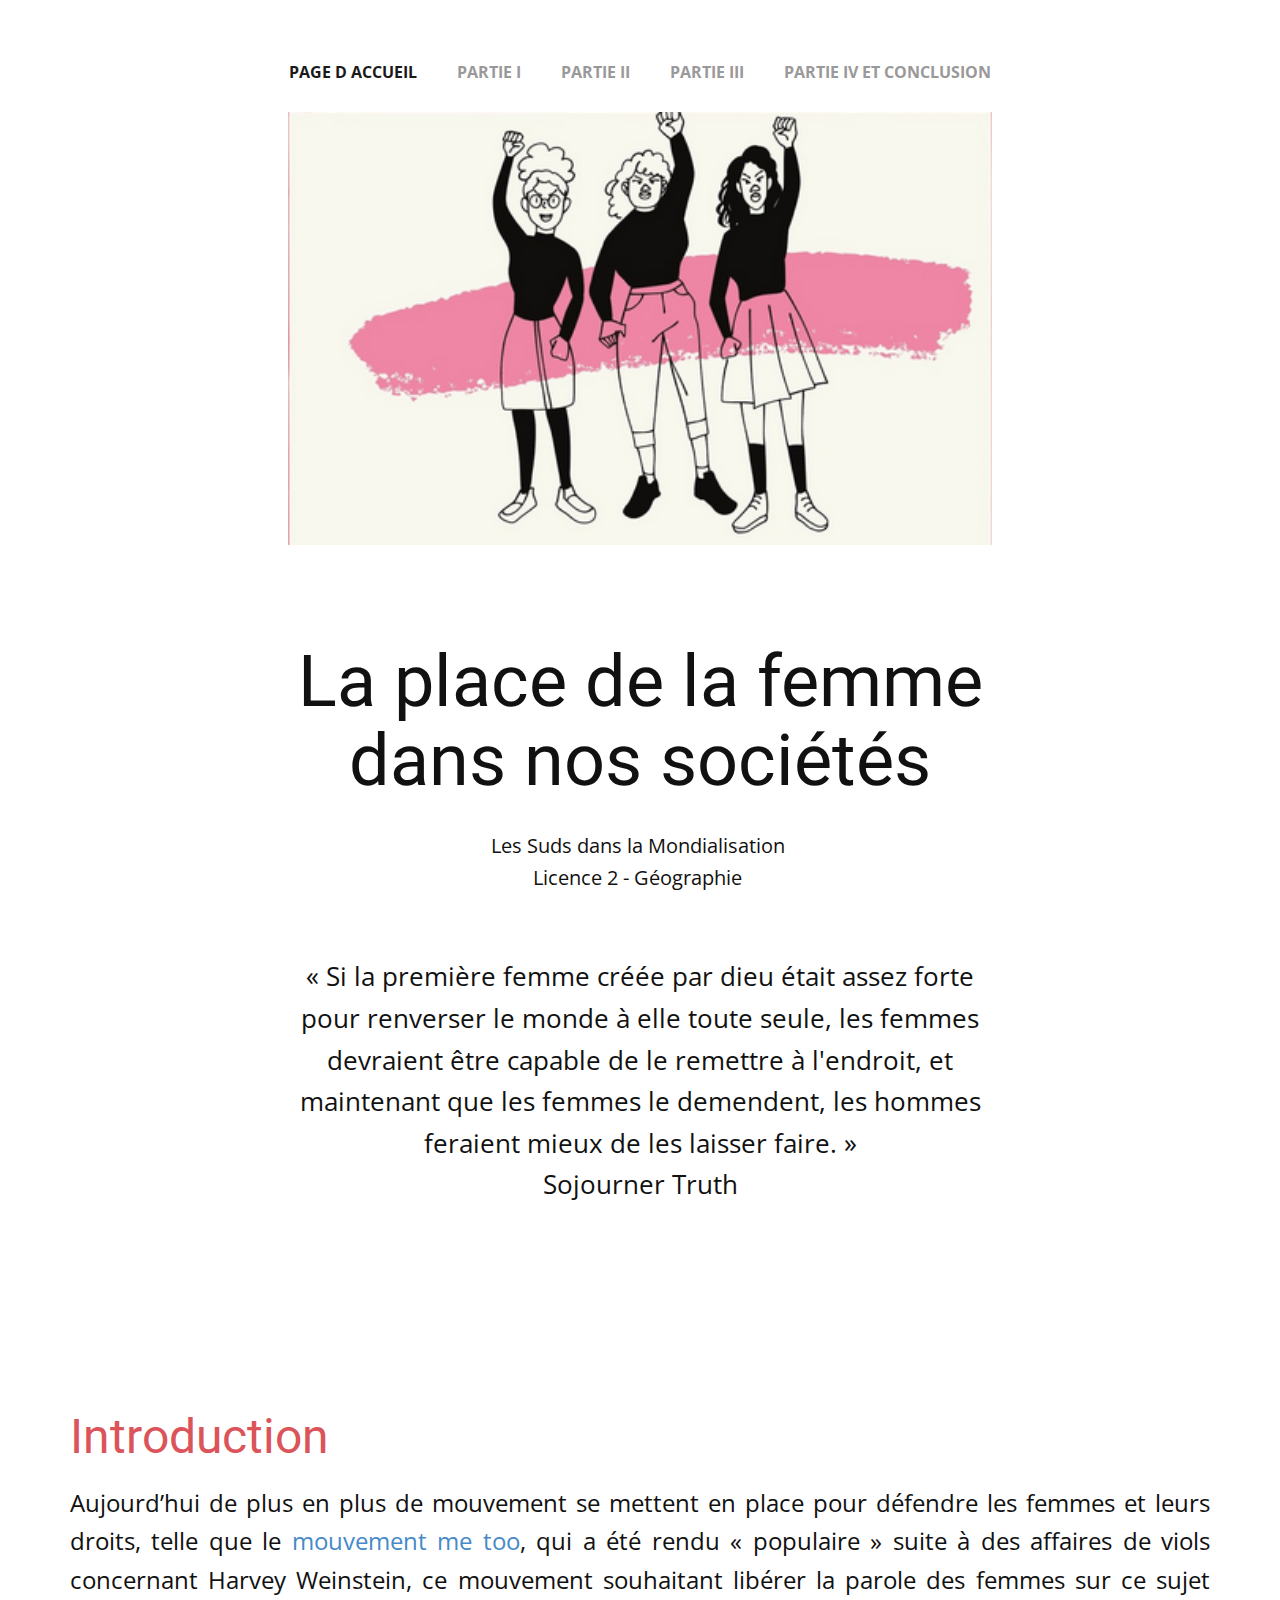
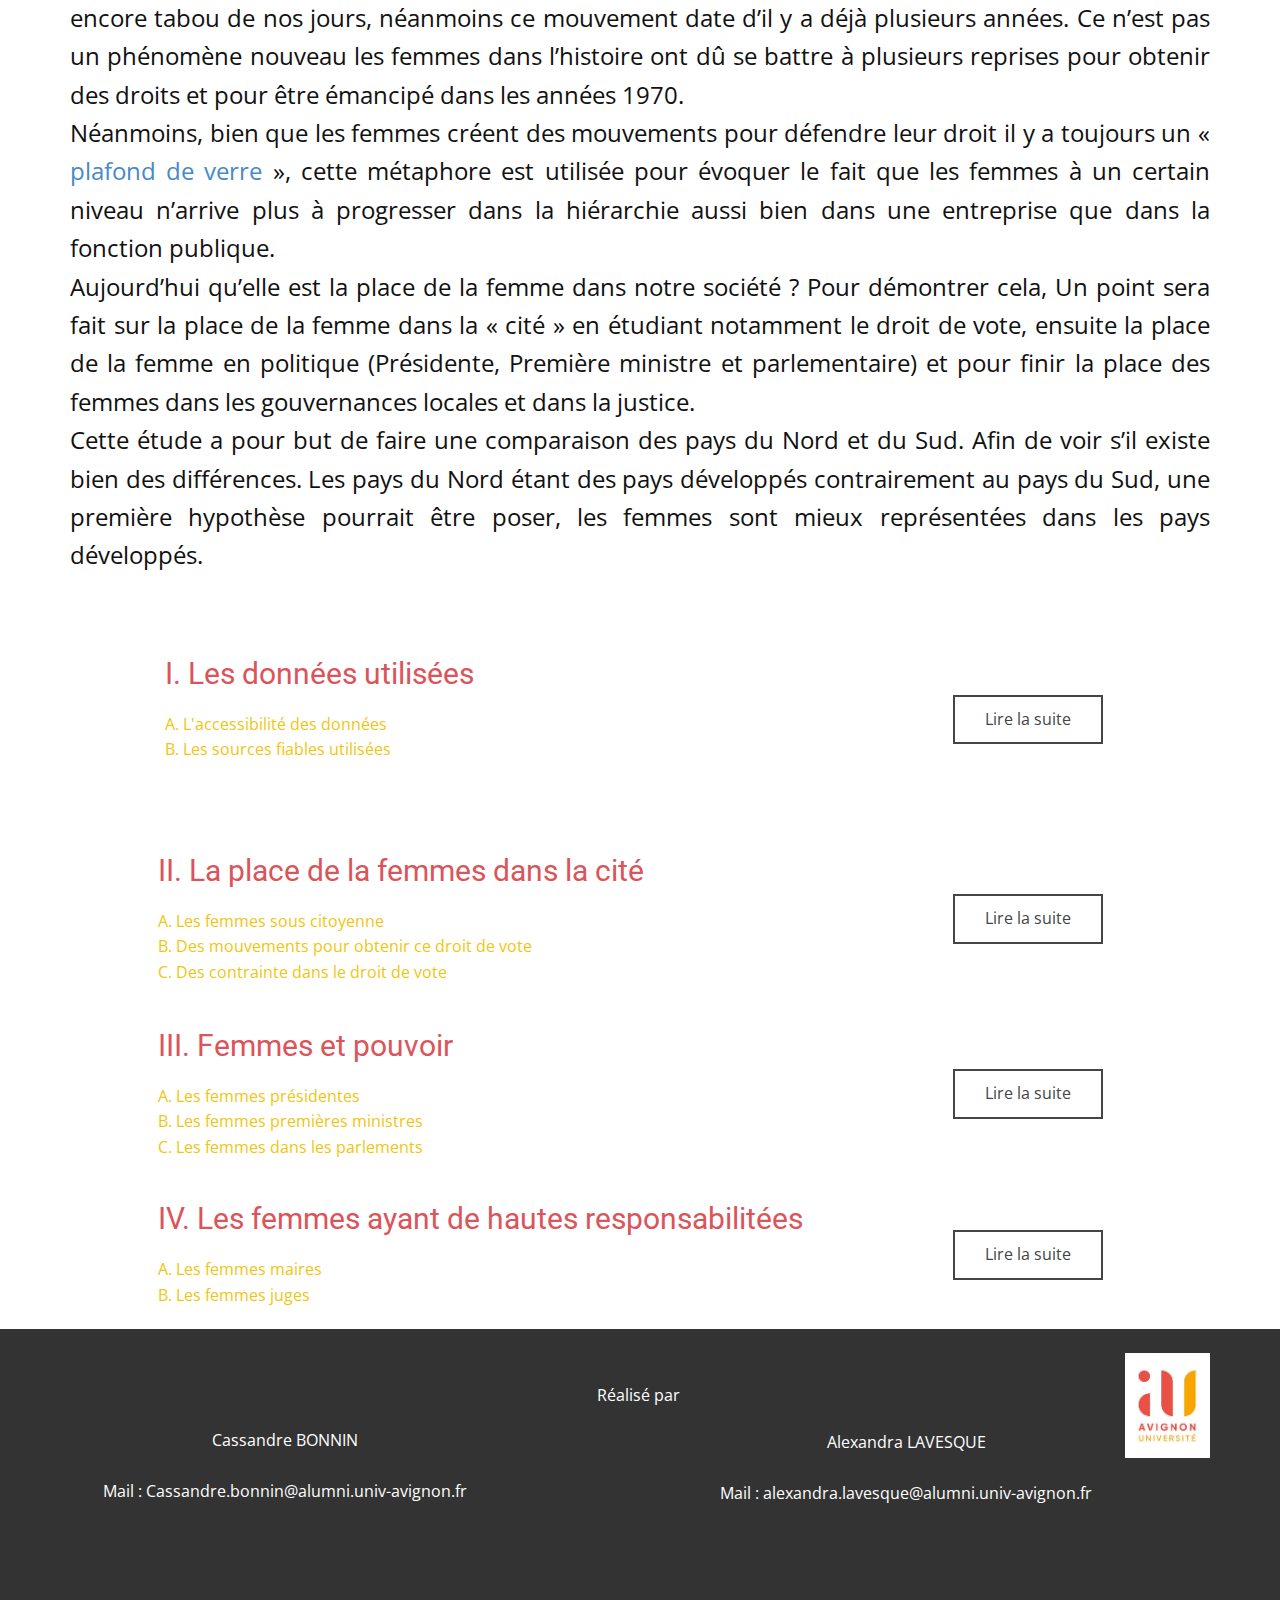
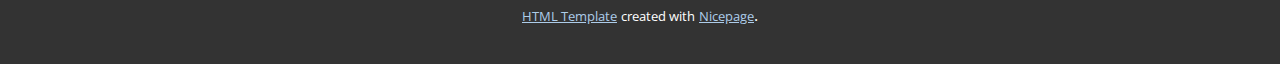
<file: index.html>
<!DOCTYPE html>
<html style="font-size: 16px;">
  <head>
    <meta name="viewport" content="width=device-width, initial-scale=1.0">
    <meta charset="utf-8">
    <meta name="keywords" content="La place de la femmedans nos sociétés, Essayez maintenant!">
    <meta name="description" content="">
    <meta name="page_type" content="np-template-header-footer-from-plugin">
    <title>Page d accueil</title>
    <link rel="stylesheet" href="nicepage.css" media="screen">
<link rel="stylesheet" href="Page-d-accueil.css" media="screen">
    <script class="u-script" type="text/javascript" src="jquery.js" defer=""></script>
    <script class="u-script" type="text/javascript" src="nicepage.js" defer=""></script>
    
    
    
    
    
    
    
    <link id="u-theme-google-font" rel="stylesheet" href="https://fonts.googleapis.com/css?family=Roboto:100,100i,300,300i,400,400i,500,500i,700,700i,900,900i|Open+Sans:300,300i,400,400i,600,600i,700,700i,800,800i">
    <script type="application/ld+json">{
		"@context": "http://schema.org",
		"@type": "Organization",
		"name": "",
		"url": "index.html"
}</script>
    <meta property="og:title" content="Page d accueil">
    <meta property="og:type" content="website">
    <meta name="theme-color" content="#478ac9">
    <link rel="canonical" href="index.html">
    <meta property="og:url" content="index.html">
  </head>
  <body data-home-page="Page-d-accueil.html" data-home-page-title="Page d accueil" class="u-body"><header class="u-clearfix u-header u-white u-header" id="sec-0485"><div class="u-clearfix u-sheet u-valign-middle-lg u-valign-middle-md u-valign-middle-sm u-valign-middle-xs u-sheet-1">
        <nav class="u-menu u-menu-dropdown u-menu-open-right u-offcanvas u-menu-1">
          <div class="menu-collapse" style="font-size: 1rem; letter-spacing: 0; font-weight: 700; text-transform: uppercase;">
            <a class="u-button-style u-custom-left-right-menu-spacing u-custom-padding-bottom u-custom-top-bottom-menu-spacing u-nav-link u-text-active-grey-90 u-text-grey-40 u-text-hover-grey-70" href="#">
              <svg><use xmlns:xlink="http://www.w3.org/1999/xlink" xlink:href="#menu-hamburger"></use></svg>
              <svg version="1.1" xmlns="http://www.w3.org/2000/svg" xmlns:xlink="http://www.w3.org/1999/xlink"><defs><symbol id="menu-hamburger" viewBox="0 0 16 16" style="width: 16px; height: 16px;"><rect y="1" width="16" height="2"></rect><rect y="7" width="16" height="2"></rect><rect y="13" width="16" height="2"></rect>
</symbol>
</defs></svg>
            </a>
          </div>
          <div class="u-custom-menu u-nav-container">
            <ul class="u-nav u-spacing-0 u-unstyled u-nav-1"><li class="u-nav-item"><a class="u-button-style u-nav-link u-text-active-grey-90 u-text-grey-40 u-text-hover-grey-70" href="Page-d-accueil.html" style="padding: 10px 20px;">Page d accueil</a>
</li><li class="u-nav-item"><a class="u-button-style u-nav-link u-text-active-grey-90 u-text-grey-40 u-text-hover-grey-70" href="Partie-I.html" style="padding: 10px 20px;">Partie I</a>
</li><li class="u-nav-item"><a class="u-button-style u-nav-link u-text-active-grey-90 u-text-grey-40 u-text-hover-grey-70" href="Partie-II.html" style="padding: 10px 20px;">Partie II</a>
</li><li class="u-nav-item"><a class="u-button-style u-nav-link u-text-active-grey-90 u-text-grey-40 u-text-hover-grey-70" href="Partie-III.html" style="padding: 10px 20px;">Partie III</a>
</li><li class="u-nav-item"><a class="u-button-style u-nav-link u-text-active-grey-90 u-text-grey-40 u-text-hover-grey-70" href="Partie-IV-et-conclusion.html" style="padding: 10px 20px;">Partie IV et conclusion</a>
</li></ul>
          </div>
          <div class="u-custom-menu u-nav-container-collapse">
            <div class="u-black u-border-1 u-border-grey-75 u-container-style u-inner-container-layout u-opacity u-opacity-95 u-sidenav">
              <div class="u-menu-close"></div>
              <ul class="u-align-center u-nav u-popupmenu-items u-unstyled u-nav-2"><li class="u-nav-item"><a class="u-button-style u-nav-link" href="Page-d-accueil.html" style="padding: 10px 20px;">Page d accueil</a>
</li><li class="u-nav-item"><a class="u-button-style u-nav-link" href="Partie-I.html" style="padding: 10px 20px;">Partie I</a>
</li><li class="u-nav-item"><a class="u-button-style u-nav-link" href="Partie-II.html" style="padding: 10px 20px;">Partie II</a>
</li><li class="u-nav-item"><a class="u-button-style u-nav-link" href="Partie-III.html" style="padding: 10px 20px;">Partie III</a>
</li><li class="u-nav-item"><a class="u-button-style u-nav-link" href="Partie-IV-et-conclusion.html" style="padding: 10px 20px;">Partie IV et conclusion</a>
</li></ul>
            </div>
            <div class="u-black u-menu-overlay u-opacity u-opacity-20"></div>
          </div>
        </nav>
      </div></header>
    <section class="u-align-center u-clearfix u-section-1" id="sec-a3be">
      <div class="u-clearfix u-sheet u-valign-top u-sheet-1">
        <img src="images/Laplacedelafemmedansnossocits.png" alt="" class="u-image u-image-default u-image-1" data-image-width="446" data-image-height="274">
        <h1 class="u-heading-font u-text u-title u-text-1">La place de la femme<br>dans nos sociétés
        </h1>
        <p class="u-large-text u-text u-text-variant u-text-2"> Les Suds dans la Mondialisation&nbsp;<br>Licence 2 - Géographie&nbsp;<br>
          <br>
        </p>
        <p class="u-text u-text-3">« Si la première femme créée par dieu était assez forte pour renverser le monde à elle toute seule, les femmes devraient être capable de le remettre à l'endroit, et maintenant que les femmes le demendent, les hommes feraient mieux de les laisser faire. »<br>Sojourner Truth
        </p>
      </div>
    </section>
    <section class="u-align-left u-clearfix u-section-2" id="sec-46ec">
      <div class="u-align-center u-clearfix u-sheet u-sheet-1">
        <h1 class="u-text u-text-palette-2-base u-text-1">Introduction&nbsp;</h1>
        <p class="u-align-justify u-text u-text-default u-text-2">Aujourd’hui de plus en plus de mouvement se mettent en place pour défendre les femmes et leurs droits, telle que le <a href="https://www.franceinter.fr/societe/les-dates-cle-du-mouvement-metoo ">mouvement me too</a>, qui a été rendu « populaire » suite à des affaires de viols concernant Harvey Weinstein, ce mouvement souhaitant libérer la parole des femmes sur ce sujet encore tabou de nos jours, néanmoins ce mouvement date d’il y a déjà plusieurs années.&nbsp;Ce n’est pas un phénomène nouveau les femmes dans l’histoire ont dû se battre à plusieurs reprises pour obtenir des droits et pour être émancipé dans les années 1970.&nbsp;<br>Néanmoins, bien que les femmes créent des mouvements pour défendre leur droit il y a toujours un « <a href="https://igvm-iefh.belgium.be/fr/activites/emploi/plafond_de_verre">plafond de verre</a> », cette métaphore est utilisée pour évoquer le fait que les femmes à un certain niveau n’arrive plus à progresser dans la hiérarchie aussi bien dans une entreprise que dans la fonction publique.&nbsp;<br>Aujourd’hui qu’elle est la place de la femme dans notre société ? Pour démontrer cela, Un point sera fait sur la place de la femme dans la « cité » en étudiant notamment le droit de vote, ensuite la place de la femme en politique (Présidente, Première ministre et parlementaire) et pour finir la place des femmes dans les gouvernances locales et dans la justice.<br>Cette étude a pour but de faire une comparaison des pays du Nord et du Sud. Afin de voir s’il existe bien des différences. Les pays du Nord étant des pays développés contrairement au pays du Sud, une première hypothèse pourrait être poser, les femmes sont mieux représentées dans les pays développés.&nbsp;
        </p>
      </div>
    </section>
    <section class="u-clearfix u-section-3" id="sec-fc00">
      <div class="u-clearfix u-sheet u-sheet-1">
        <div class="u-clearfix u-layout-wrap u-layout-wrap-1">
          <div class="u-layout">
            <div class="u-layout-row">
              <div class="u-align-left u-container-style u-layout-cell u-left-cell u-size-43 u-layout-cell-1">
                <div class="u-container-layout u-valign-middle u-container-layout-1">
                  <h3 class="u-text u-text-palette-2-base u-text-1">I. Les données utilisées</h3>
                  <p class="u-text u-text-default u-text-palette-3-base u-text-2"> A. L'accessibilité des données<br>B. Les sources fiables utilisées
                  </p>
                </div>
              </div>
              <div class="u-align-left u-container-style u-layout-cell u-right-cell u-size-17 u-layout-cell-2">
                <div class="u-container-layout u-valign-middle u-container-layout-2">
                  <a href="Partie-I.html" class="u-border-2 u-border-grey-dark-1 u-btn u-btn-rectangle u-button-style u-none u-btn-1">Lire la suite</a>
                </div>
              </div>
            </div>
          </div>
        </div>
      </div>
    </section>
    <section class="u-clearfix u-section-4" id="sec-944b">
      <div class="u-clearfix u-sheet u-valign-middle u-sheet-1">
        <div class="u-clearfix u-layout-wrap u-layout-wrap-1">
          <div class="u-layout">
            <div class="u-layout-row">
              <div class="u-align-left u-container-style u-layout-cell u-left-cell u-size-43 u-layout-cell-1">
                <div class="u-container-layout u-valign-middle u-container-layout-1">
                  <h3 class="u-text u-text-palette-2-base u-text-1">II. La place de la femmes dans la cité</h3>
                  <p class="u-text u-text-palette-3-base u-text-2">A. Les femmes sous citoyenne<br>B. Des mouvements pour obtenir ce droit de vote<br>C. Des contrainte dans le droit de vote
                  </p>
                </div>
              </div>
              <div class="u-align-left u-container-style u-layout-cell u-right-cell u-size-17 u-layout-cell-2">
                <div class="u-container-layout u-valign-middle u-container-layout-2">
                  <a href="Partie-II.html" class="u-border-2 u-border-grey-dark-1 u-btn u-btn-rectangle u-button-style u-none u-btn-1">Lire la suite</a>
                </div>
              </div>
            </div>
          </div>
        </div>
      </div>
    </section>
    <section class="u-clearfix u-section-5" id="sec-5da1">
      <div class="u-clearfix u-sheet u-sheet-1">
        <div class="u-clearfix u-layout-wrap u-layout-wrap-1">
          <div class="u-layout">
            <div class="u-layout-row">
              <div class="u-align-left u-container-style u-layout-cell u-left-cell u-size-43 u-layout-cell-1">
                <div class="u-container-layout u-valign-middle u-container-layout-1">
                  <h3 class="u-text u-text-palette-2-base u-text-1">III. Femmes et pouvoir</h3>
                  <p class="u-text u-text-palette-3-base u-text-2"> A. Les femmes présidentes<br>B. Les femmes premières ministres<br>C. Les femmes dans les parlements
                  </p>
                </div>
              </div>
              <div class="u-align-left u-container-style u-layout-cell u-right-cell u-size-17 u-layout-cell-2">
                <div class="u-container-layout u-valign-middle u-container-layout-2">
                  <a href="Partie-III.html" class="u-border-2 u-border-grey-dark-1 u-btn u-btn-rectangle u-button-style u-none u-btn-1">Lire la suite</a>
                </div>
              </div>
            </div>
          </div>
        </div>
      </div>
    </section>
    <section class="u-clearfix u-section-6" id="sec-2738">
      <div class="u-clearfix u-sheet u-sheet-1">
        <div class="u-clearfix u-layout-wrap u-layout-wrap-1">
          <div class="u-layout">
            <div class="u-layout-row">
              <div class="u-align-left u-container-style u-layout-cell u-left-cell u-size-43 u-layout-cell-1">
                <div class="u-container-layout u-valign-middle u-container-layout-1">
                  <h3 class="u-text u-text-palette-2-base u-text-1">IV. Les femmes ayant de hautes responsabilitées</h3>
                  <p class="u-text u-text-palette-3-base u-text-2"> A. Les femmes maires<br>B. Les femmes juges
                  </p>
                </div>
              </div>
              <div class="u-align-left u-container-style u-layout-cell u-right-cell u-size-17 u-layout-cell-2">
                <div class="u-container-layout u-valign-middle u-container-layout-2">
                  <a href="Partie-IV-et-conclusion.html" class="u-border-2 u-border-grey-dark-1 u-btn u-btn-rectangle u-button-style u-none u-btn-1">Lire la suite</a>
                </div>
              </div>
            </div>
          </div>
        </div>
      </div>
    </section>
    
    
    <footer class="u-align-right u-clearfix u-footer u-grey-80 u-footer" id="sec-b68e"><div class="u-clearfix u-sheet u-sheet-1">
        <img src="images/Logouniversit.jpg" alt="" class="u-image u-image-default u-image-1">
        <p class="u-align-center u-small-text u-text u-text-variant u-text-1">Réalisé par&nbsp;</p>
        <p class="u-align-center u-text u-text-default u-text-2">Cassandre BONNIN<br>
          <br>Mail : Cassandre.bonnin@alumni.univ-avignon.fr
        </p>
        <p class="u-align-center u-text u-text-default u-text-3">Alexandra LAVESQUE<br>
          <br>Mail : alexandra.lavesque@alumni.univ-avignon.fr
        </p>
      </div></footer>
    <section class="u-backlink u-clearfix u-grey-80">
      <a class="u-link" href="https://nicepage.com/html-templates" target="_blank">
        <span>HTML Template</span>
      </a>
      <p class="u-text">
        <span>created with</span>
      </p>
      <a class="u-link" href="https://nicepage.com/html-templates" target="_blank">
        <span>Nicepage</span>
      </a>. 
    </section>
  </body>
</html>
</file>
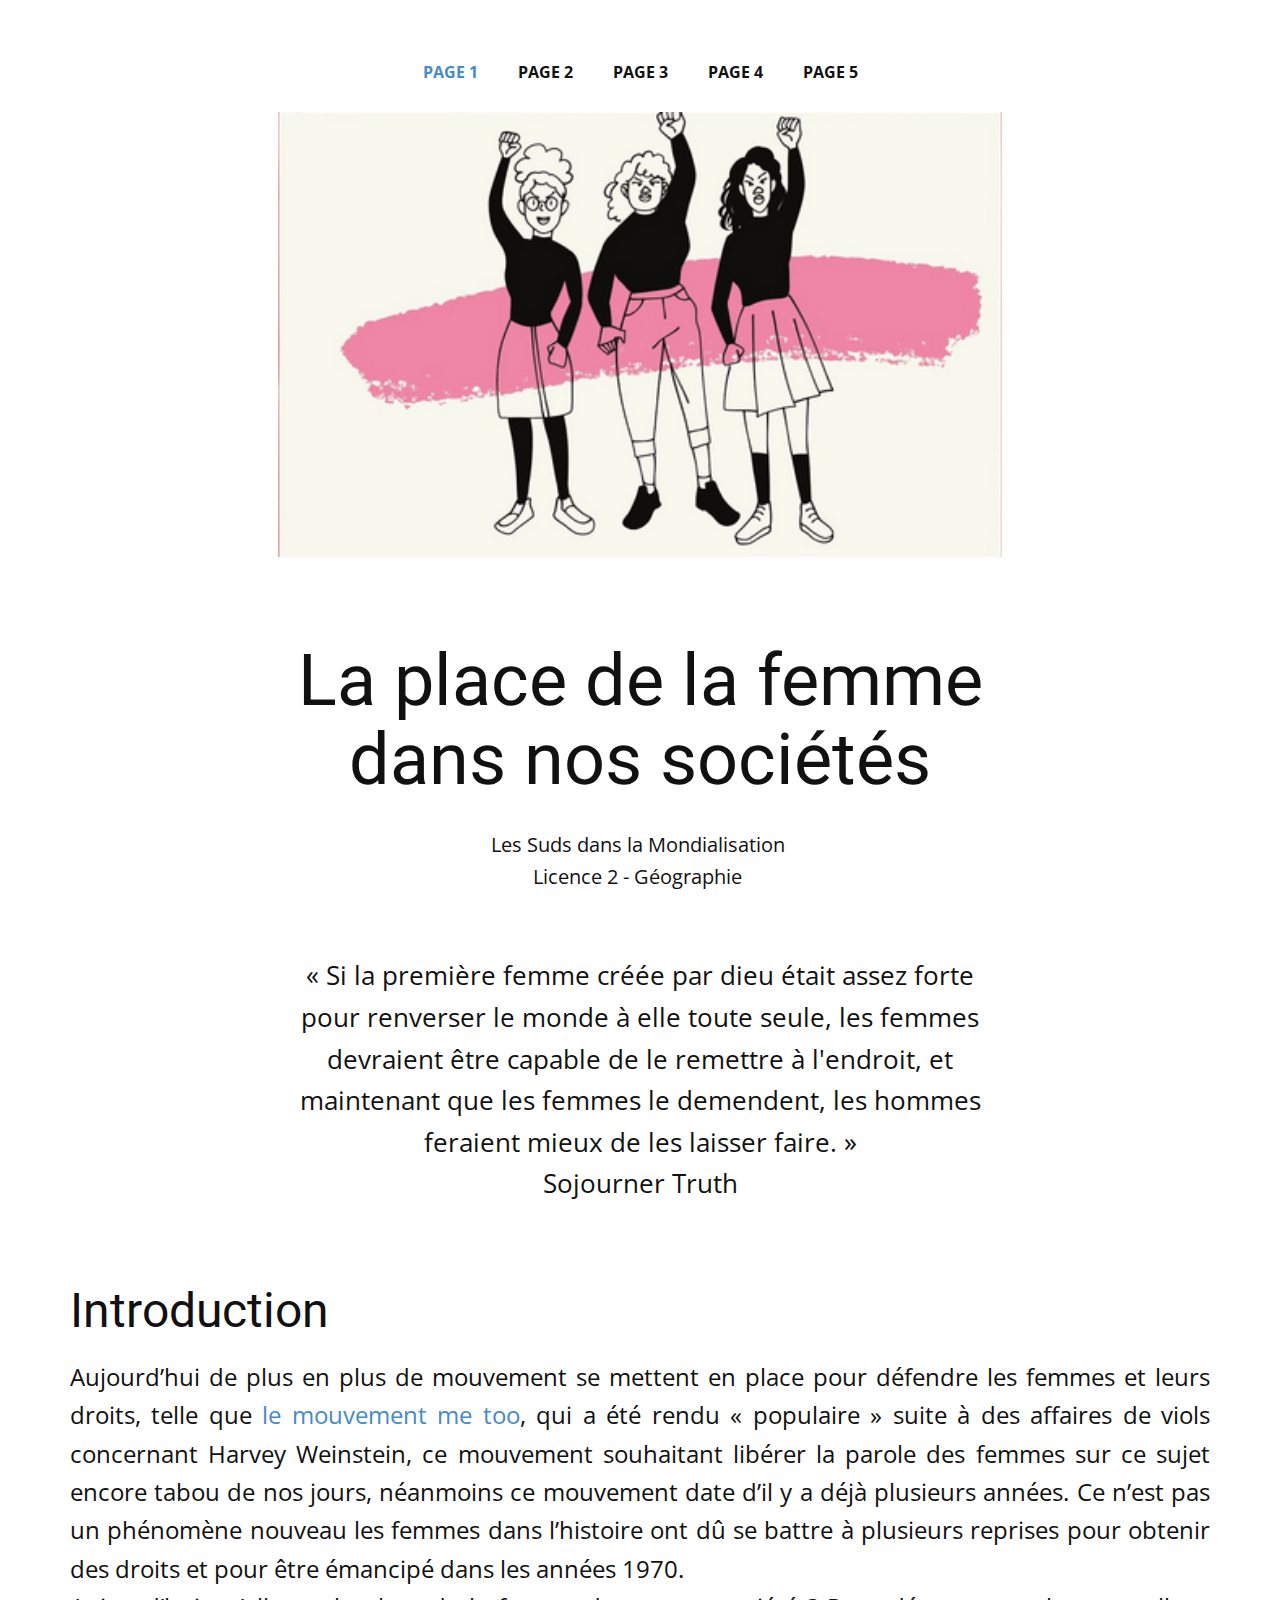
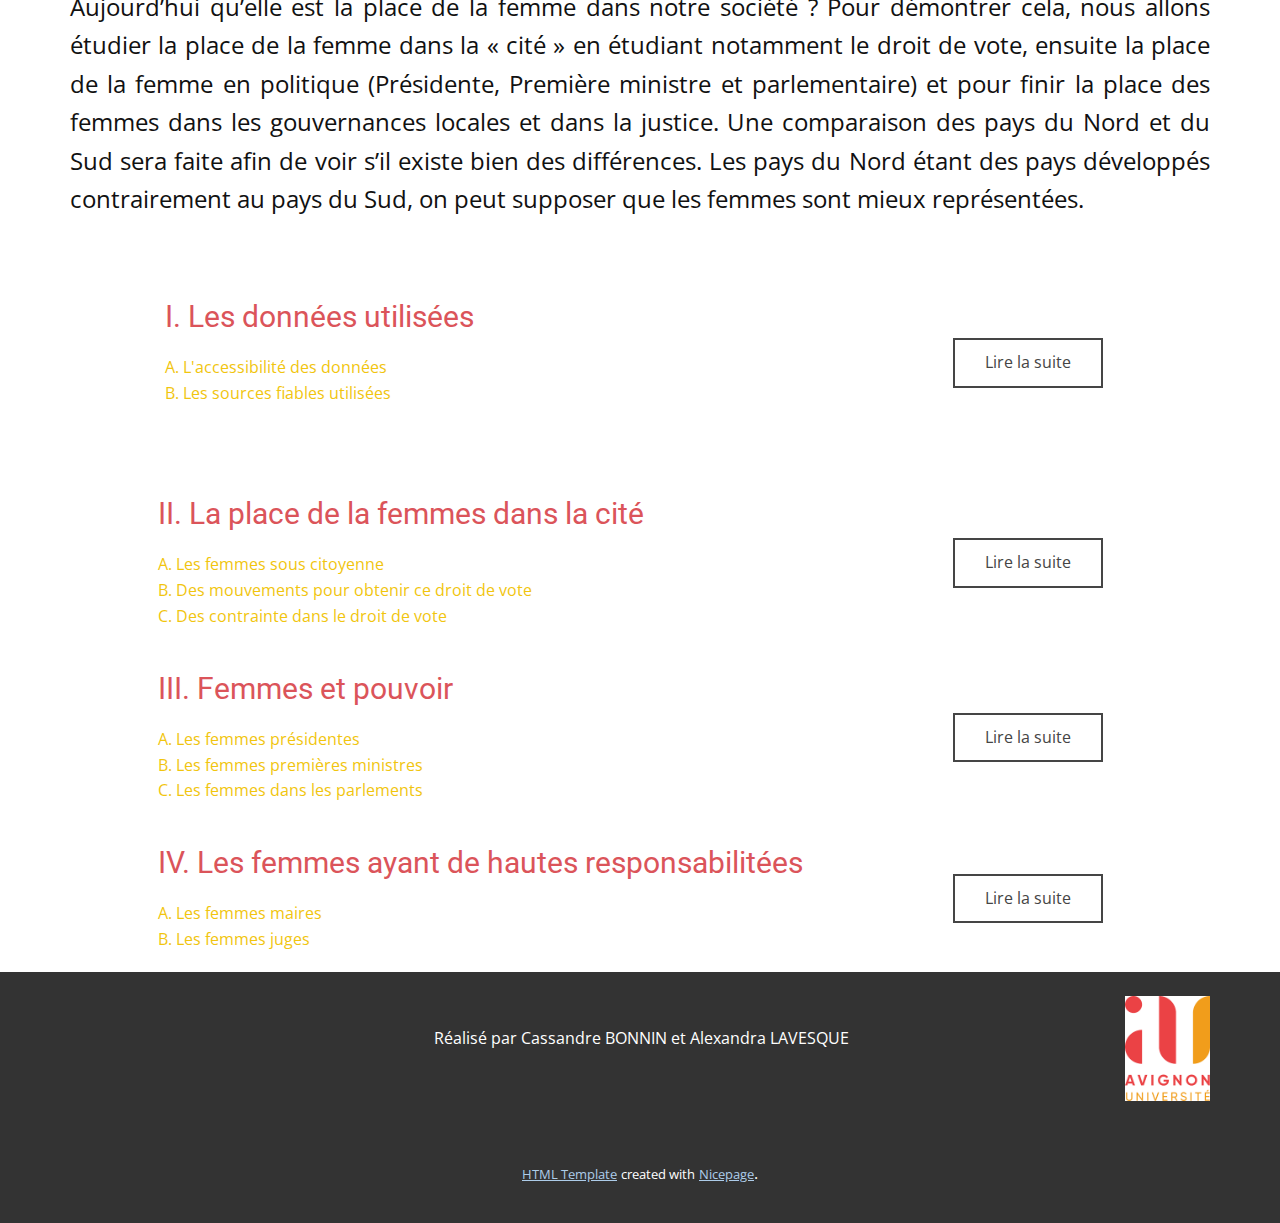
<file: Page-1.html>
<!DOCTYPE html>
<html style="font-size: 16px;">
  <head>
    <meta name="viewport" content="width=device-width, initial-scale=1.0">
    <meta charset="utf-8">
    <meta name="keywords" content="La place de la femmedans nos sociétés, Essayez maintenant!">
    <meta name="description" content="">
    <meta name="page_type" content="np-template-header-footer-from-plugin">
    <title>Page 1</title>
    <link rel="stylesheet" href="nicepage.css" media="screen">
<link rel="stylesheet" href="Page-1.css" media="screen">
    <script class="u-script" type="text/javascript" src="jquery.js" defer=""></script>
    <script class="u-script" type="text/javascript" src="nicepage.js" defer=""></script>
    
    
    
    
    
    
    
    <link id="u-theme-google-font" rel="stylesheet" href="https://fonts.googleapis.com/css?family=Roboto:100,100i,300,300i,400,400i,500,500i,700,700i,900,900i|Open+Sans:300,300i,400,400i,600,600i,700,700i,800,800i">
    <script type="application/ld+json">{
		"@context": "http://schema.org",
		"@type": "Organization",
		"name": "",
		"url": "index.html"
}</script>
    <meta property="og:title" content="Page 1">
    <meta property="og:type" content="website">
    <meta name="theme-color" content="#478ac9">
    <link rel="canonical" href="index.html">
    <meta property="og:url" content="index.html">
  </head>
  <body class="u-body"><header class="u-clearfix u-header u-header" id="sec-0485"><div class="u-clearfix u-sheet u-sheet-1">
        <nav class="u-menu u-menu-dropdown u-offcanvas u-menu-1">
          <div class="menu-collapse" style="font-size: 1rem; letter-spacing: 0;">
            <a class="u-button-style u-custom-left-right-menu-spacing u-custom-padding-bottom u-custom-top-bottom-menu-spacing u-nav-link u-text-active-palette-1-base u-text-hover-palette-2-base" href="#">
              <svg><use xmlns:xlink="http://www.w3.org/1999/xlink" xlink:href="#menu-hamburger"></use></svg>
              <svg version="1.1" xmlns="http://www.w3.org/2000/svg" xmlns:xlink="http://www.w3.org/1999/xlink"><defs><symbol id="menu-hamburger" viewBox="0 0 16 16" style="width: 16px; height: 16px;"><rect y="1" width="16" height="2"></rect><rect y="7" width="16" height="2"></rect><rect y="13" width="16" height="2"></rect>
</symbol>
</defs></svg>
            </a>
          </div>
          <div class="u-nav-container">
            <ul class="u-nav u-unstyled u-nav-1"><li class="u-nav-item"><a class="u-button-style u-nav-link u-text-active-palette-1-base u-text-hover-palette-2-base" href="Page-1.html" style="padding: 10px 20px;">Page 1</a>
</li><li class="u-nav-item"><a class="u-button-style u-nav-link u-text-active-palette-1-base u-text-hover-palette-2-base" href="Page-2.html" style="padding: 10px 20px;">Page 2</a>
</li><li class="u-nav-item"><a class="u-button-style u-nav-link u-text-active-palette-1-base u-text-hover-palette-2-base" href="Page-3.html" style="padding: 10px 20px;">Page 3</a>
</li><li class="u-nav-item"><a class="u-button-style u-nav-link u-text-active-palette-1-base u-text-hover-palette-2-base" href="Page-4.html" style="padding: 10px 20px;">Page 4</a>
</li><li class="u-nav-item"><a class="u-button-style u-nav-link u-text-active-palette-1-base u-text-hover-palette-2-base" href="Page-5.html" style="padding: 10px 20px;">Page 5</a>
</li></ul>
          </div>
          <div class="u-nav-container-collapse">
            <div class="u-black u-container-style u-inner-container-layout u-opacity u-opacity-95 u-sidenav">
              <div class="u-menu-close"></div>
              <ul class="u-align-center u-nav u-popupmenu-items u-unstyled u-nav-2"><li class="u-nav-item"><a class="u-button-style u-nav-link" href="Page-1.html">Page 1</a>
</li><li class="u-nav-item"><a class="u-button-style u-nav-link" href="Page-2.html">Page 2</a>
</li><li class="u-nav-item"><a class="u-button-style u-nav-link" href="Page-3.html">Page 3</a>
</li><li class="u-nav-item"><a class="u-button-style u-nav-link" href="Page-4.html">Page 4</a>
</li><li class="u-nav-item"><a class="u-button-style u-nav-link" href="Page-5.html">Page 5</a>
</li></ul>
            </div>
            <div class="u-black u-menu-overlay u-opacity u-opacity-70"></div>
          </div>
        </nav>
      </div></header>
    <section class="u-align-center u-clearfix u-section-1" id="sec-a3be">
      <div class="u-clearfix u-sheet u-valign-top u-sheet-1">
        <img src="images/Laplacedelafemmedansnossocits.png" alt="" class="u-image u-image-default u-image-1" data-image-width="446" data-image-height="274">
        <h1 class="u-heading-font u-text u-title u-text-1">La place de la femme<br>dans nos sociétés
        </h1>
        <p class="u-large-text u-text u-text-variant u-text-2"> Les Suds dans la Mondialisation&nbsp;<br>Licence 2 - Géographie&nbsp;<br>
          <br>
        </p>
        <p class="u-text u-text-3">« Si la première femme créée par dieu était assez forte pour renverser le monde à elle toute seule, les femmes devraient être capable de le remettre à l'endroit, et maintenant que les femmes le demendent, les hommes feraient mieux de les laisser faire. »<br>Sojourner Truth
        </p>
      </div>
    </section>
    <section class="u-align-left u-clearfix u-section-2" id="sec-46ec">
      <div class="u-align-center u-clearfix u-sheet u-sheet-1">
        <h1 class="u-text u-text-default u-text-1">Introduction&nbsp;</h1>
        <p class="u-align-justify u-text u-text-default u-text-2">Aujourd’hui de plus en plus de mouvement se mettent en place pour défendre les femmes et leurs droits, telle que <a href="https://www.franceinter.fr/societe/les-dates-cle-du-mouvement-metoo" target="_blank">le mouvement me too</a>, qui a été rendu « populaire » suite à des affaires de viols concernant Harvey Weinstein, ce mouvement souhaitant libérer la parole des femmes sur ce sujet encore tabou de nos jours, néanmoins ce mouvement date d’il y a déjà plusieurs années.&nbsp;Ce n’est pas un phénomène nouveau les femmes dans l’histoire ont dû se battre à plusieurs reprises pour obtenir des droits et pour être émancipé dans les années 1970.&nbsp;<br>Aujourd’hui qu’elle est la place de la femme dans notre société ? Pour démontrer cela, nous allons étudier la place de la femme dans la « cité » en étudiant notamment le droit de vote, ensuite la place de la femme en politique (Présidente, Première ministre et parlementaire) et pour finir la place des femmes dans les gouvernances locales et dans la justice. Une comparaison des pays du Nord et du Sud sera faite afin de voir s’il existe bien des différences. Les pays du Nord étant des pays développés contrairement au pays du Sud, on peut supposer que les femmes sont mieux représentées.
        </p>
      </div>
    </section>
    <section class="u-clearfix u-section-3" id="sec-fc00">
      <div class="u-clearfix u-sheet u-sheet-1">
        <div class="u-clearfix u-layout-wrap u-layout-wrap-1">
          <div class="u-layout">
            <div class="u-layout-row">
              <div class="u-align-left u-container-style u-layout-cell u-left-cell u-size-43 u-layout-cell-1">
                <div class="u-container-layout u-valign-middle u-container-layout-1">
                  <h3 class="u-text u-text-palette-2-base u-text-1">I. Les données utilisées</h3>
                  <p class="u-text u-text-default u-text-palette-3-base u-text-2"> A. L'accessibilité des données<br>B. Les sources fiables utilisées
                  </p>
                </div>
              </div>
              <div class="u-align-left u-container-style u-layout-cell u-right-cell u-size-17 u-layout-cell-2">
                <div class="u-container-layout u-valign-middle u-container-layout-2">
                  <a href="Page-2.html" class="u-border-2 u-border-grey-dark-1 u-btn u-btn-rectangle u-button-style u-none u-btn-1">Lire la suite</a>
                </div>
              </div>
            </div>
          </div>
        </div>
      </div>
    </section>
    <section class="u-clearfix u-section-4" id="sec-944b">
      <div class="u-clearfix u-sheet u-valign-middle u-sheet-1">
        <div class="u-clearfix u-layout-wrap u-layout-wrap-1">
          <div class="u-layout">
            <div class="u-layout-row">
              <div class="u-align-left u-container-style u-layout-cell u-left-cell u-size-43 u-layout-cell-1">
                <div class="u-container-layout u-valign-middle u-container-layout-1">
                  <h3 class="u-text u-text-palette-2-base u-text-1">II. La place de la femmes dans la cité</h3>
                  <p class="u-text u-text-palette-3-base u-text-2">A. Les femmes sous citoyenne<br>B. Des mouvements pour obtenir ce droit de vote<br>C. Des contrainte dans le droit de vote
                  </p>
                </div>
              </div>
              <div class="u-align-left u-container-style u-layout-cell u-right-cell u-size-17 u-layout-cell-2">
                <div class="u-container-layout u-valign-middle u-container-layout-2">
                  <a href="Page-3.html" class="u-border-2 u-border-grey-dark-1 u-btn u-btn-rectangle u-button-style u-none u-btn-1">Lire la suite</a>
                </div>
              </div>
            </div>
          </div>
        </div>
      </div>
    </section>
    <section class="u-clearfix u-section-5" id="sec-5da1">
      <div class="u-clearfix u-sheet u-sheet-1">
        <div class="u-clearfix u-layout-wrap u-layout-wrap-1">
          <div class="u-layout">
            <div class="u-layout-row">
              <div class="u-align-left u-container-style u-layout-cell u-left-cell u-size-43 u-layout-cell-1">
                <div class="u-container-layout u-valign-middle u-container-layout-1">
                  <h3 class="u-text u-text-palette-2-base u-text-1">III. Femmes et pouvoir</h3>
                  <p class="u-text u-text-palette-3-base u-text-2"> A. Les femmes présidentes<br>B. Les femmes premières ministres<br>C. Les femmes dans les parlements
                  </p>
                </div>
              </div>
              <div class="u-align-left u-container-style u-layout-cell u-right-cell u-size-17 u-layout-cell-2">
                <div class="u-container-layout u-valign-middle u-container-layout-2">
                  <a href="Page-4.html" class="u-border-2 u-border-grey-dark-1 u-btn u-btn-rectangle u-button-style u-none u-btn-1">Lire la suite</a>
                </div>
              </div>
            </div>
          </div>
        </div>
      </div>
    </section>
    <section class="u-clearfix u-section-6" id="sec-2738">
      <div class="u-clearfix u-sheet u-sheet-1">
        <div class="u-clearfix u-layout-wrap u-layout-wrap-1">
          <div class="u-layout">
            <div class="u-layout-row">
              <div class="u-align-left u-container-style u-layout-cell u-left-cell u-size-43 u-layout-cell-1">
                <div class="u-container-layout u-valign-middle u-container-layout-1">
                  <h3 class="u-text u-text-palette-2-base u-text-1">IV. Les femmes ayant de hautes responsabilitées</h3>
                  <p class="u-text u-text-palette-3-base u-text-2"> A. Les femmes maires<br>B. Les femmes juges
                  </p>
                </div>
              </div>
              <div class="u-align-left u-container-style u-layout-cell u-right-cell u-size-17 u-layout-cell-2">
                <div class="u-container-layout u-valign-middle u-container-layout-2">
                  <a href="Page-5.html" class="u-border-2 u-border-grey-dark-1 u-btn u-btn-rectangle u-button-style u-none u-btn-1">Lire la suite</a>
                </div>
              </div>
            </div>
          </div>
        </div>
      </div>
    </section>
    
    
    <footer class="u-align-right u-clearfix u-footer u-grey-80 u-footer" id="sec-b68e"><div class="u-clearfix u-sheet u-sheet-1">
        <img src="images/logouniversitavignon.png" alt="" class="u-image u-image-default u-image-1" data-image-width="202" data-image-height="250">
        <p class="u-small-text u-text u-text-variant u-text-1">Réalisé par Cassandre BONNIN et Alexandra LAVESQUE</p>
      </div></footer>
    <section class="u-backlink u-clearfix u-grey-80">
      <a class="u-link" href="https://nicepage.com/html-templates" target="_blank">
        <span>HTML Template</span>
      </a>
      <p class="u-text">
        <span>created with</span>
      </p>
      <a class="u-link" href="https://nicepage.com/html-templates" target="_blank">
        <span>Nicepage</span>
      </a>. 
    </section>
  </body>
</html>
</file>
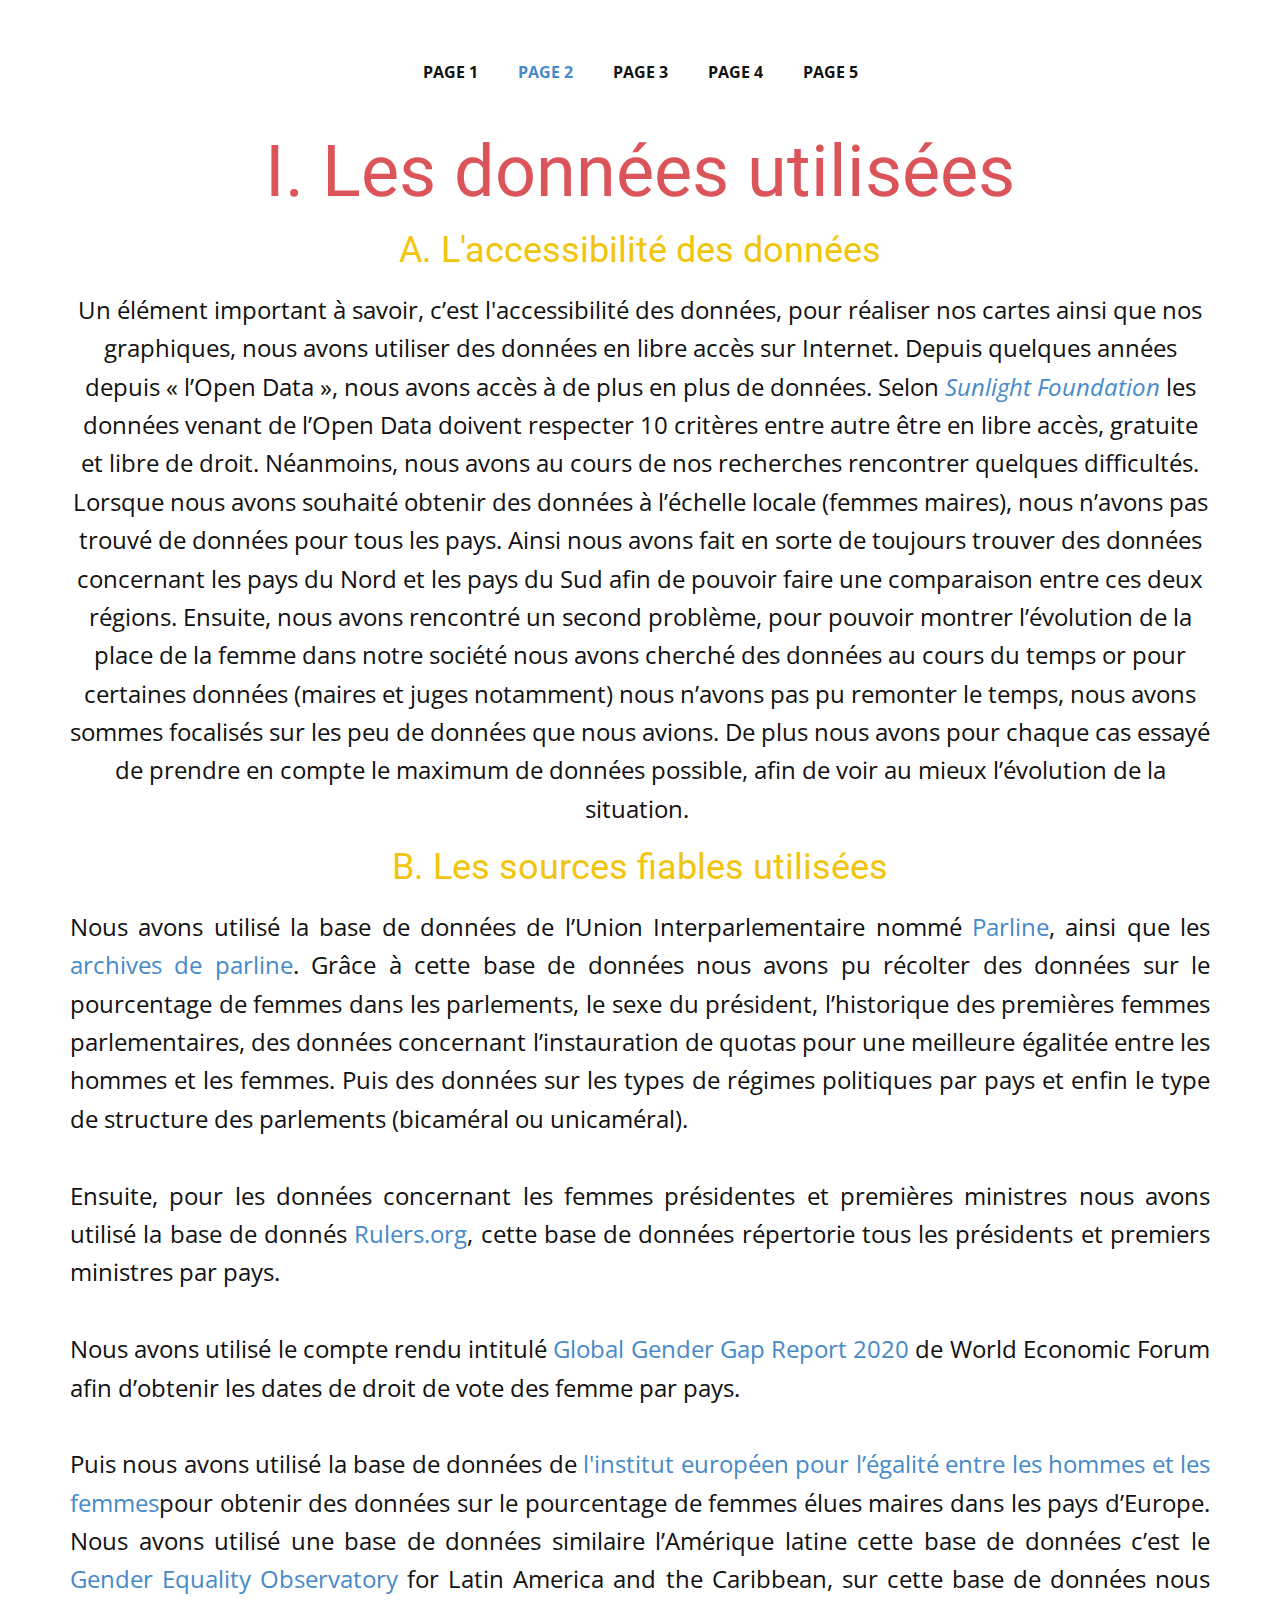
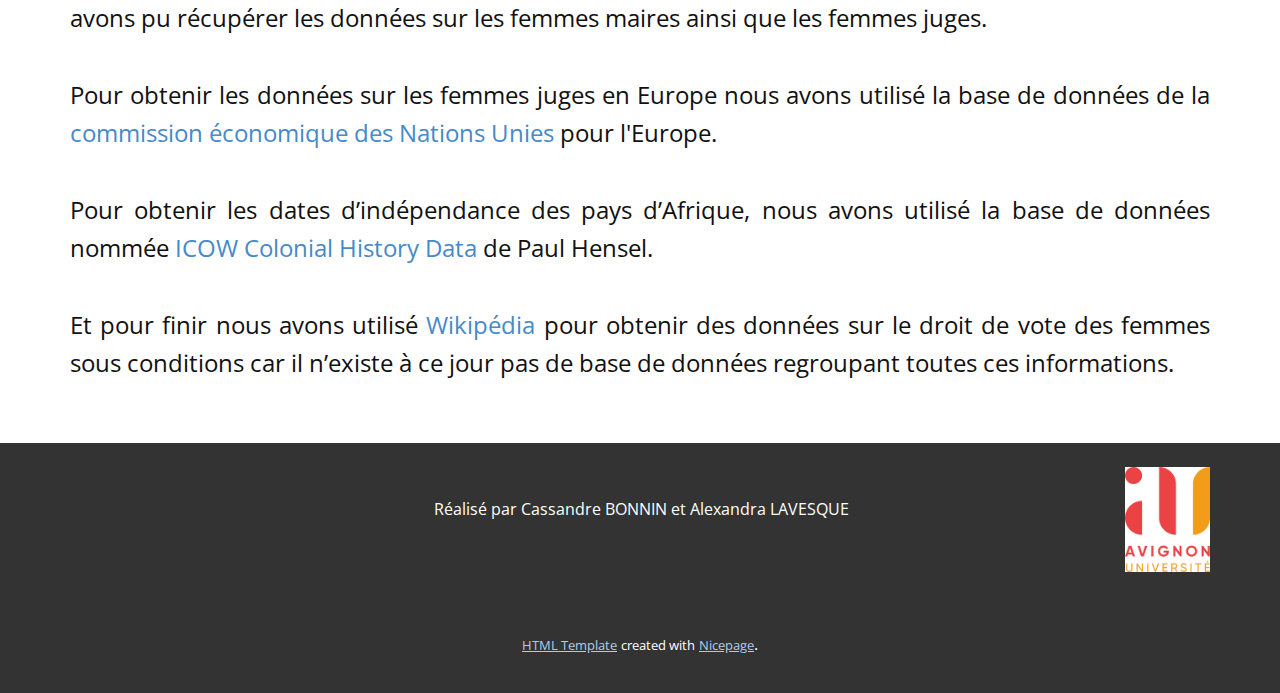
<file: Page-2.html>
<!DOCTYPE html>
<html style="font-size: 16px;">
  <head>
    <meta name="viewport" content="width=device-width, initial-scale=1.0">
    <meta charset="utf-8">
    <meta name="keywords" content="I. Les données utilisées">
    <meta name="description" content="">
    <meta name="page_type" content="np-template-header-footer-from-plugin">
    <title>Page 2</title>
    <link rel="stylesheet" href="nicepage.css" media="screen">
<link rel="stylesheet" href="Page-2.css" media="screen">
    <script class="u-script" type="text/javascript" src="jquery.js" defer=""></script>
    <script class="u-script" type="text/javascript" src="nicepage.js" defer=""></script>
    
    
    <link id="u-theme-google-font" rel="stylesheet" href="https://fonts.googleapis.com/css?family=Roboto:100,100i,300,300i,400,400i,500,500i,700,700i,900,900i|Open+Sans:300,300i,400,400i,600,600i,700,700i,800,800i">
    <script type="application/ld+json">{
		"@context": "http://schema.org",
		"@type": "Organization",
		"name": "",
		"url": "index.html"
}</script>
    <meta property="og:title" content="Page 2">
    <meta property="og:type" content="website">
    <meta name="theme-color" content="#478ac9">
    <link rel="canonical" href="index.html">
    <meta property="og:url" content="index.html">
  </head>
  <body class="u-body"><header class="u-clearfix u-header u-header" id="sec-0485"><div class="u-clearfix u-sheet u-sheet-1">
        <nav class="u-menu u-menu-dropdown u-offcanvas u-menu-1">
          <div class="menu-collapse" style="font-size: 1rem; letter-spacing: 0;">
            <a class="u-button-style u-custom-left-right-menu-spacing u-custom-padding-bottom u-custom-top-bottom-menu-spacing u-nav-link u-text-active-palette-1-base u-text-hover-palette-2-base" href="#">
              <svg><use xmlns:xlink="http://www.w3.org/1999/xlink" xlink:href="#menu-hamburger"></use></svg>
              <svg version="1.1" xmlns="http://www.w3.org/2000/svg" xmlns:xlink="http://www.w3.org/1999/xlink"><defs><symbol id="menu-hamburger" viewBox="0 0 16 16" style="width: 16px; height: 16px;"><rect y="1" width="16" height="2"></rect><rect y="7" width="16" height="2"></rect><rect y="13" width="16" height="2"></rect>
</symbol>
</defs></svg>
            </a>
          </div>
          <div class="u-nav-container">
            <ul class="u-nav u-unstyled u-nav-1"><li class="u-nav-item"><a class="u-button-style u-nav-link u-text-active-palette-1-base u-text-hover-palette-2-base" href="Page-1.html" style="padding: 10px 20px;">Page 1</a>
</li><li class="u-nav-item"><a class="u-button-style u-nav-link u-text-active-palette-1-base u-text-hover-palette-2-base" href="Page-2.html" style="padding: 10px 20px;">Page 2</a>
</li><li class="u-nav-item"><a class="u-button-style u-nav-link u-text-active-palette-1-base u-text-hover-palette-2-base" href="Page-3.html" style="padding: 10px 20px;">Page 3</a>
</li><li class="u-nav-item"><a class="u-button-style u-nav-link u-text-active-palette-1-base u-text-hover-palette-2-base" href="Page-4.html" style="padding: 10px 20px;">Page 4</a>
</li><li class="u-nav-item"><a class="u-button-style u-nav-link u-text-active-palette-1-base u-text-hover-palette-2-base" href="Page-5.html" style="padding: 10px 20px;">Page 5</a>
</li></ul>
          </div>
          <div class="u-nav-container-collapse">
            <div class="u-black u-container-style u-inner-container-layout u-opacity u-opacity-95 u-sidenav">
              <div class="u-menu-close"></div>
              <ul class="u-align-center u-nav u-popupmenu-items u-unstyled u-nav-2"><li class="u-nav-item"><a class="u-button-style u-nav-link" href="Page-1.html">Page 1</a>
</li><li class="u-nav-item"><a class="u-button-style u-nav-link" href="Page-2.html">Page 2</a>
</li><li class="u-nav-item"><a class="u-button-style u-nav-link" href="Page-3.html">Page 3</a>
</li><li class="u-nav-item"><a class="u-button-style u-nav-link" href="Page-4.html">Page 4</a>
</li><li class="u-nav-item"><a class="u-button-style u-nav-link" href="Page-5.html">Page 5</a>
</li></ul>
            </div>
            <div class="u-black u-menu-overlay u-opacity u-opacity-70"></div>
          </div>
        </nav>
      </div></header>
    <section class="u-align-center u-clearfix u-section-1" id="sec-45eb">
      <div class="u-clearfix u-sheet u-sheet-1">
        <h1 class="u-heading-font u-text u-text-default u-text-palette-2-base u-title u-text-1">I. Les données utilisées</h1>
        <h2 class="u-text u-text-default u-text-palette-3-base u-text-2">A. L'accessibilité des données</h2>
        <p class="u-text u-text-default u-text-3"> Un élément important à savoir, c’est l'accessibilité des données, pour réaliser nos cartes ainsi que nos graphiques, nous avons utiliser des données en libre accès sur Internet. Depuis quelques années depuis « l’Open Data », nous avons accès à de plus en plus de données. Selon <i>
            <a href="https://sunlightfoundation.com/policy/documents/ten-open-data-principles/ " target="_blank">Sunlight Foundation</a></i> les données venant de l’Open Data doivent respecter 10 critères entre autre être en libre accès, gratuite et libre de droit. Néanmoins, nous avons au cours de nos recherches rencontrer quelques difficultés. Lorsque nous avons souhaité obtenir des données à l’échelle locale (femmes maires), nous n’avons pas trouvé de données pour tous les pays. Ainsi nous avons fait en sorte de toujours trouver des données concernant les pays du Nord et les pays du Sud afin de pouvoir faire une comparaison entre ces deux régions. Ensuite, nous avons rencontré un second problème, pour pouvoir montrer l’évolution de la place de la femme dans notre société nous avons cherché des données au cours du temps or pour certaines données (maires et juges notamment) nous n’avons pas pu remonter le temps, nous avons sommes focalisés sur les peu de données que nous avions. De plus nous avons pour chaque cas essayé de prendre en compte le maximum de données possible, afin de voir au mieux l’évolution de la situation.&nbsp;
        </p>
        <h2 class="u-text u-text-default u-text-palette-3-base u-text-4">B. Les sources fiables utilisées</h2>
        <p class="u-align-justify u-text u-text-default u-text-5">Nous avons utilisé la base de données de l’Union Interparlementaire nommé <a href="https://data.ipu.org/fr" target="_blank">Parline</a>, ainsi que les <a href="http://archive.ipu.org/parline-f/parlinesearch.asp">a</a>
          <a href="http://archive.ipu.org/parline-f/parlinesearch.asp" target="_blank">rchives de parline</a>. Grâce à cette base de données nous avons pu récolter des données sur le pourcentage de femmes dans les parlements, le sexe du président, l’historique des premières femmes parlementaires, des données concernant l’instauration de quotas pour une meilleure égalitée entre les hommes et les femmes. Puis des données sur les types de régimes politiques par pays et enfin le type de structure des parlements (bicaméral ou unicaméral).&nbsp;<br>
          <br>Ensuite, pour les données concernant les femmes présidentes et premières ministres nous avons utilisé la base de donnés <a href="https://www.rulers.org/" target="_blank">Rulers</a>
          <a href="https://www.rulers.org/">.org</a>, cette base de données répertorie tous les présidents et premiers ministres par pays.&nbsp;<br>
          <br>Nous avons utilisé le compte rendu intitulé <a href="http://www3.weforum.org/docs/WEF_GGGR_2020.pdf" target="_blank">Global Gender Gap Report 2020</a> de World Economic Forum afin d’obtenir les dates de droit de vote des femme par pays.<br>
          <br>Puis nous avons utilisé la base de données de <a href="https://eige.europa.eu/fr/in-brief">l</a>
          <a href="https://eige.europa.eu/fr/in-brief" target="_blank">'institut européen pour l’égalité entre les hommes et les femmes</a>
          <a href="https://eige.europa.eu/fr/in-brief"></a>pour obtenir des données sur le pourcentage de femmes élues maires dans les pays d’Europe. Nous avons utilisé une base de données similaire l’Amérique latine cette base de données c’est le <a href="https://oig.cepal.org/en" target="_blank">Gender Equality Observatory</a> for Latin America and the Caribbean, sur cette base de données nous avons pu récupérer les données sur les femmes maires ainsi que les femmes juges.&nbsp;<br>
          <br>Pour obtenir les données sur les femmes juges en Europe nous avons utilisé la base de données de la <a href="https://w3.unece.org/PXWeb/en/Table?IndicatorCode=32">c</a>
          <a href="https://w3.unece.org/PXWeb/en/Table?IndicatorCode=32" target="_blank">ommission économique des Nations Unie</a>
          <a href="https://w3.unece.org/PXWeb/en/Table?IndicatorCode=32">s</a> pour l'Europe.&nbsp;<br>
          <br>Pour obtenir les dates d’indépendance des pays d’Afrique, nous avons utilisé la base de données nommée <a href="http://www.paulhensel.org/icowcol.html ">ICOW Colonial </a>
          <a href="http://www.paulhensel.org/icowcol.html " target="_blank">History</a>
          <a href="http://www.paulhensel.org/icowcol.html "> Data</a> de Paul Hensel.&nbsp;<br>
          <br>Et pour finir nous avons utilisé <a href="https://fr.wikipedia.org/wiki/Wikip%C3%A9dia:Accueil_principal" target="_blank">Wikipédia</a> pour obtenir des données sur le droit de vote des femmes sous conditions car il n’existe à ce jour pas de base de données regroupant toutes ces informations.&nbsp;
        </p>
      </div>
    </section>
    
    
    <footer class="u-align-right u-clearfix u-footer u-grey-80 u-footer" id="sec-b68e"><div class="u-clearfix u-sheet u-sheet-1">
        <img src="images/logouniversitavignon.png" alt="" class="u-image u-image-default u-image-1" data-image-width="202" data-image-height="250">
        <p class="u-small-text u-text u-text-variant u-text-1">Réalisé par Cassandre BONNIN et Alexandra LAVESQUE</p>
      </div></footer>
    <section class="u-backlink u-clearfix u-grey-80">
      <a class="u-link" href="https://nicepage.com/html-templates" target="_blank">
        <span>HTML Template</span>
      </a>
      <p class="u-text">
        <span>created with</span>
      </p>
      <a class="u-link" href="https://nicepage.com/html-templates" target="_blank">
        <span>Nicepage</span>
      </a>. 
    </section>
  </body>
</html>
</file>
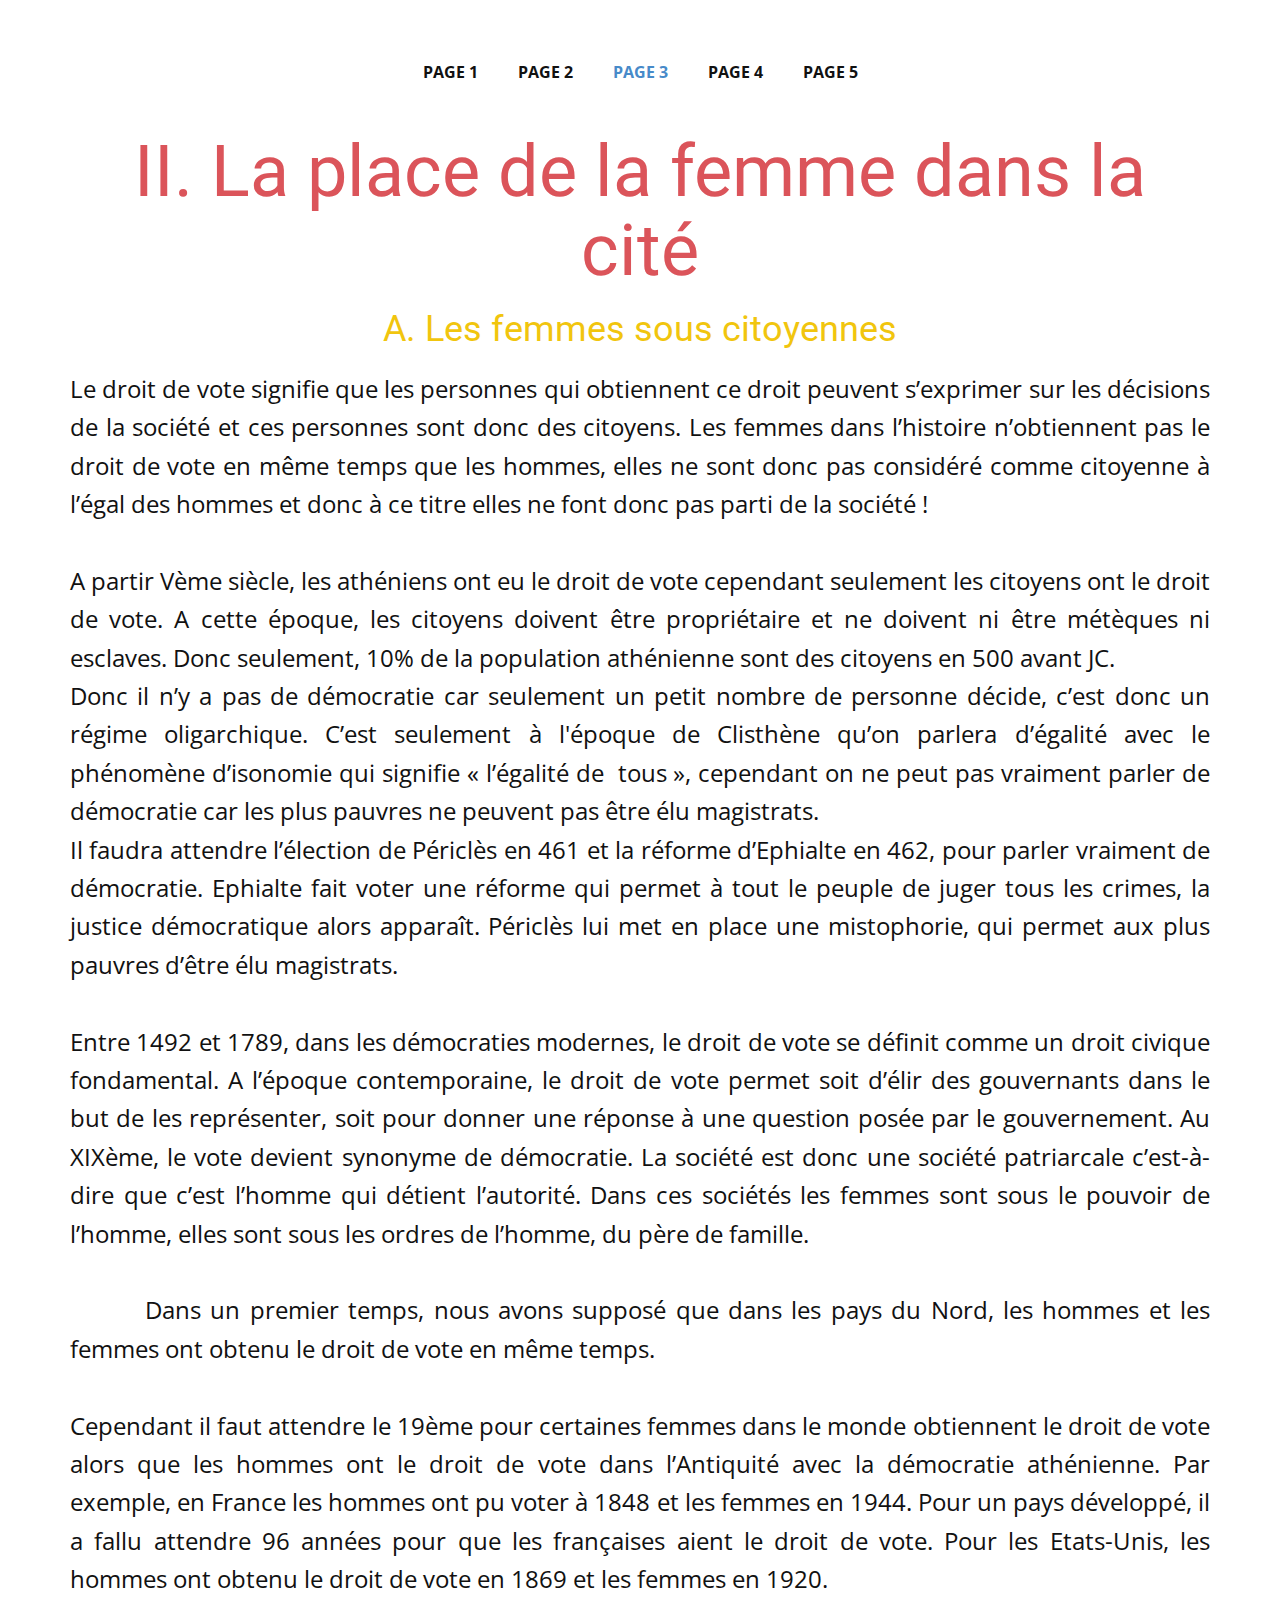
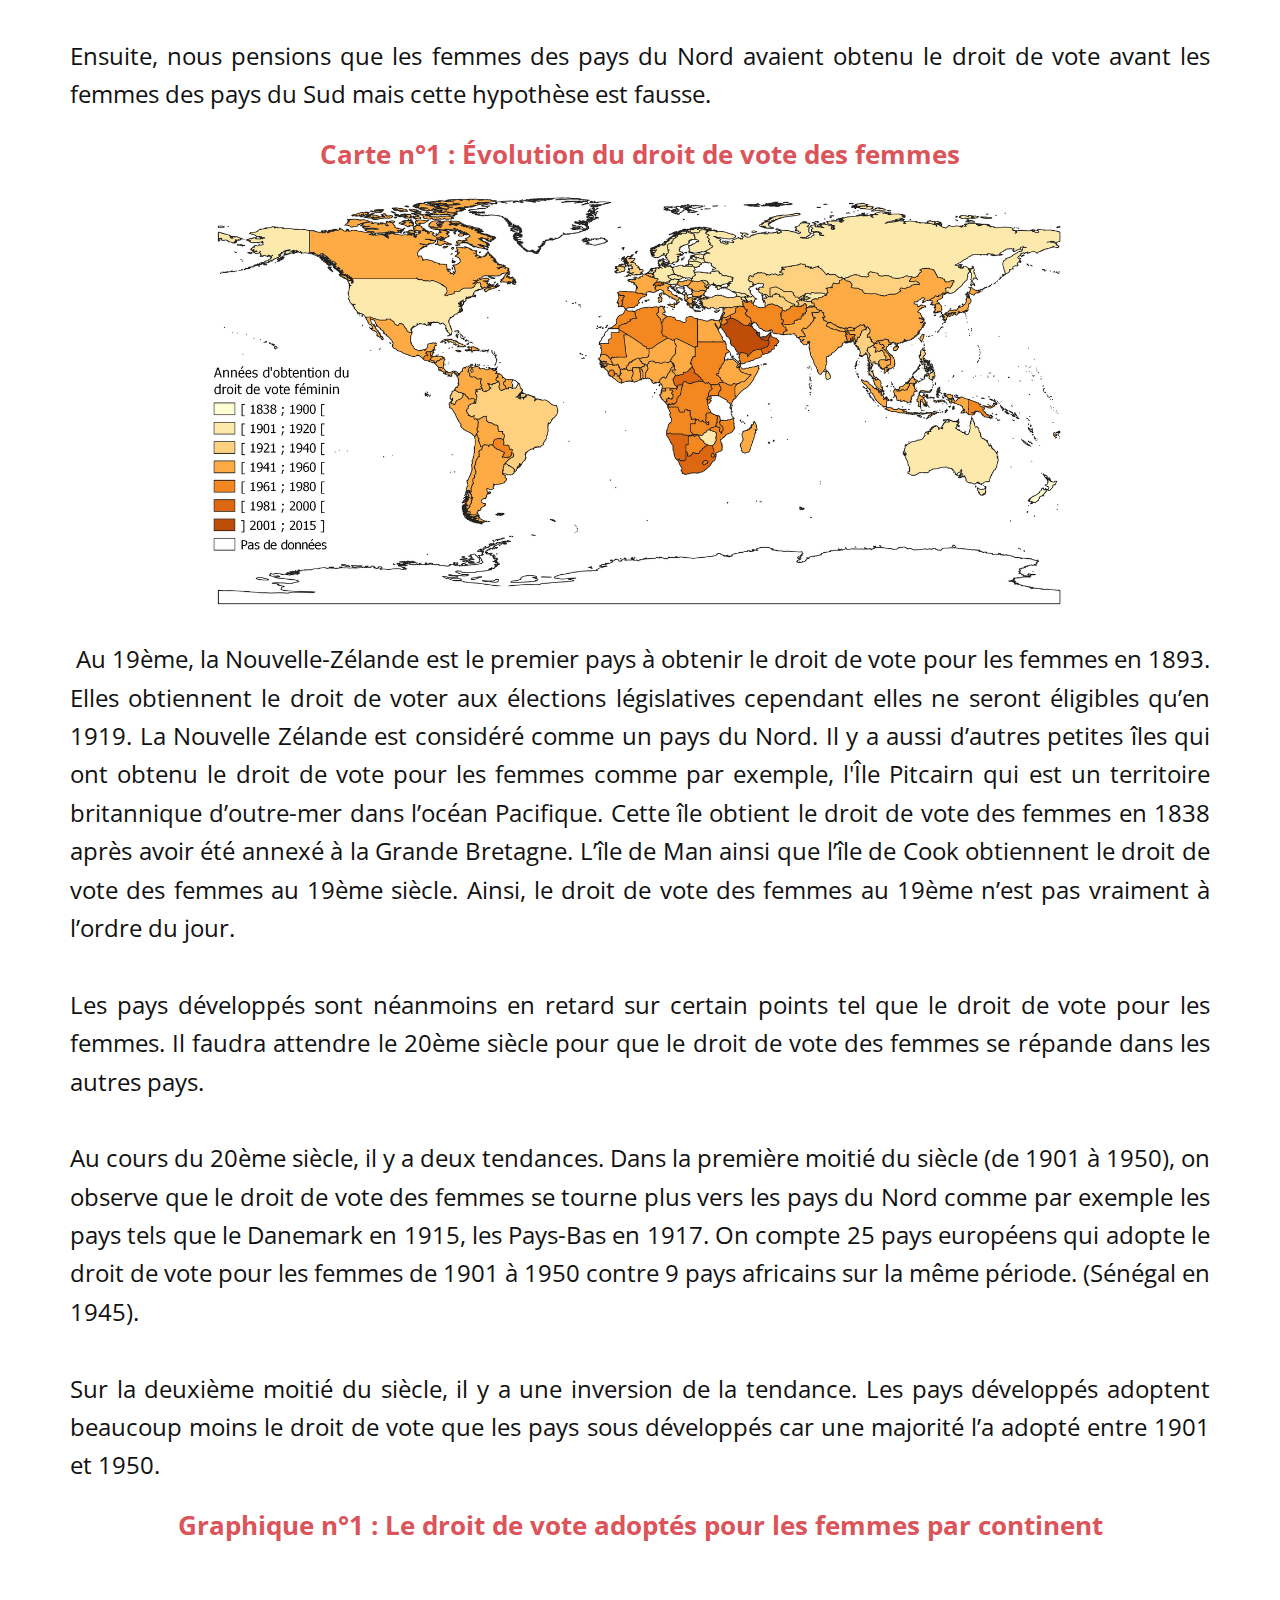
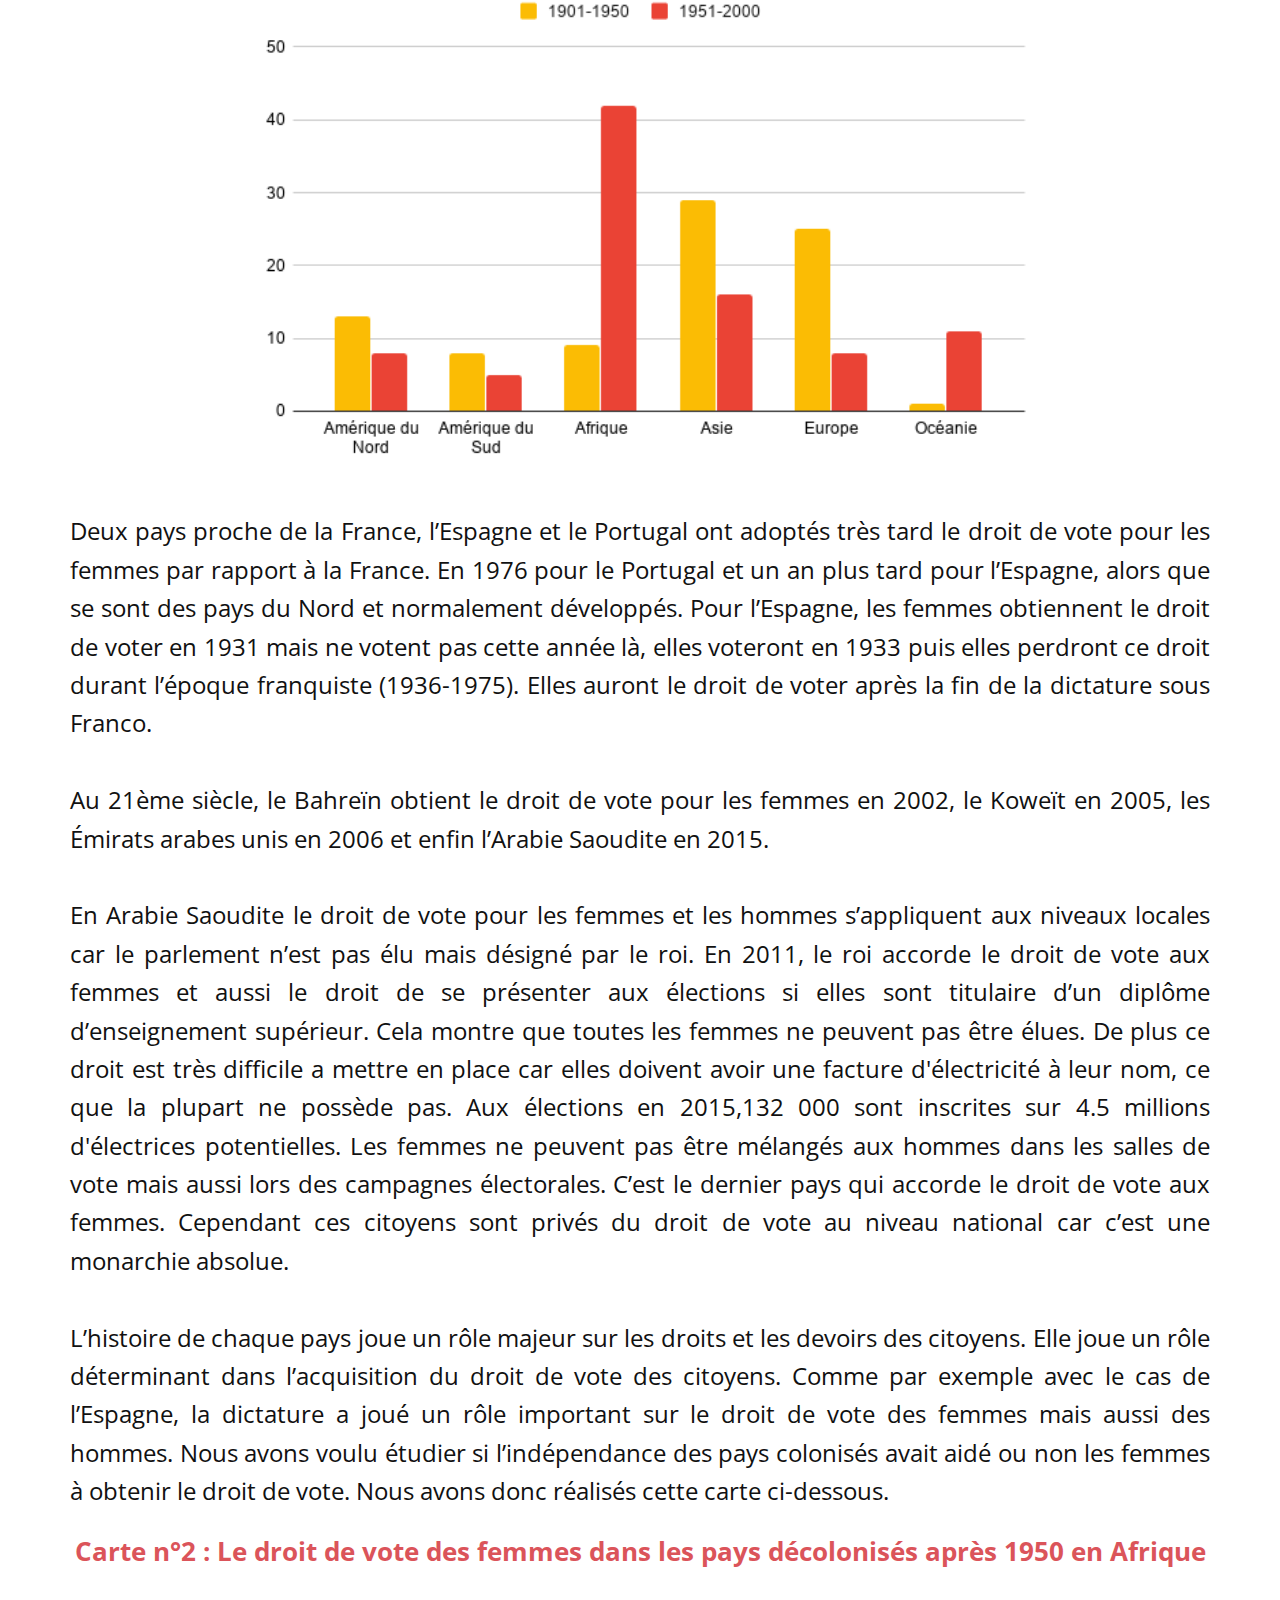
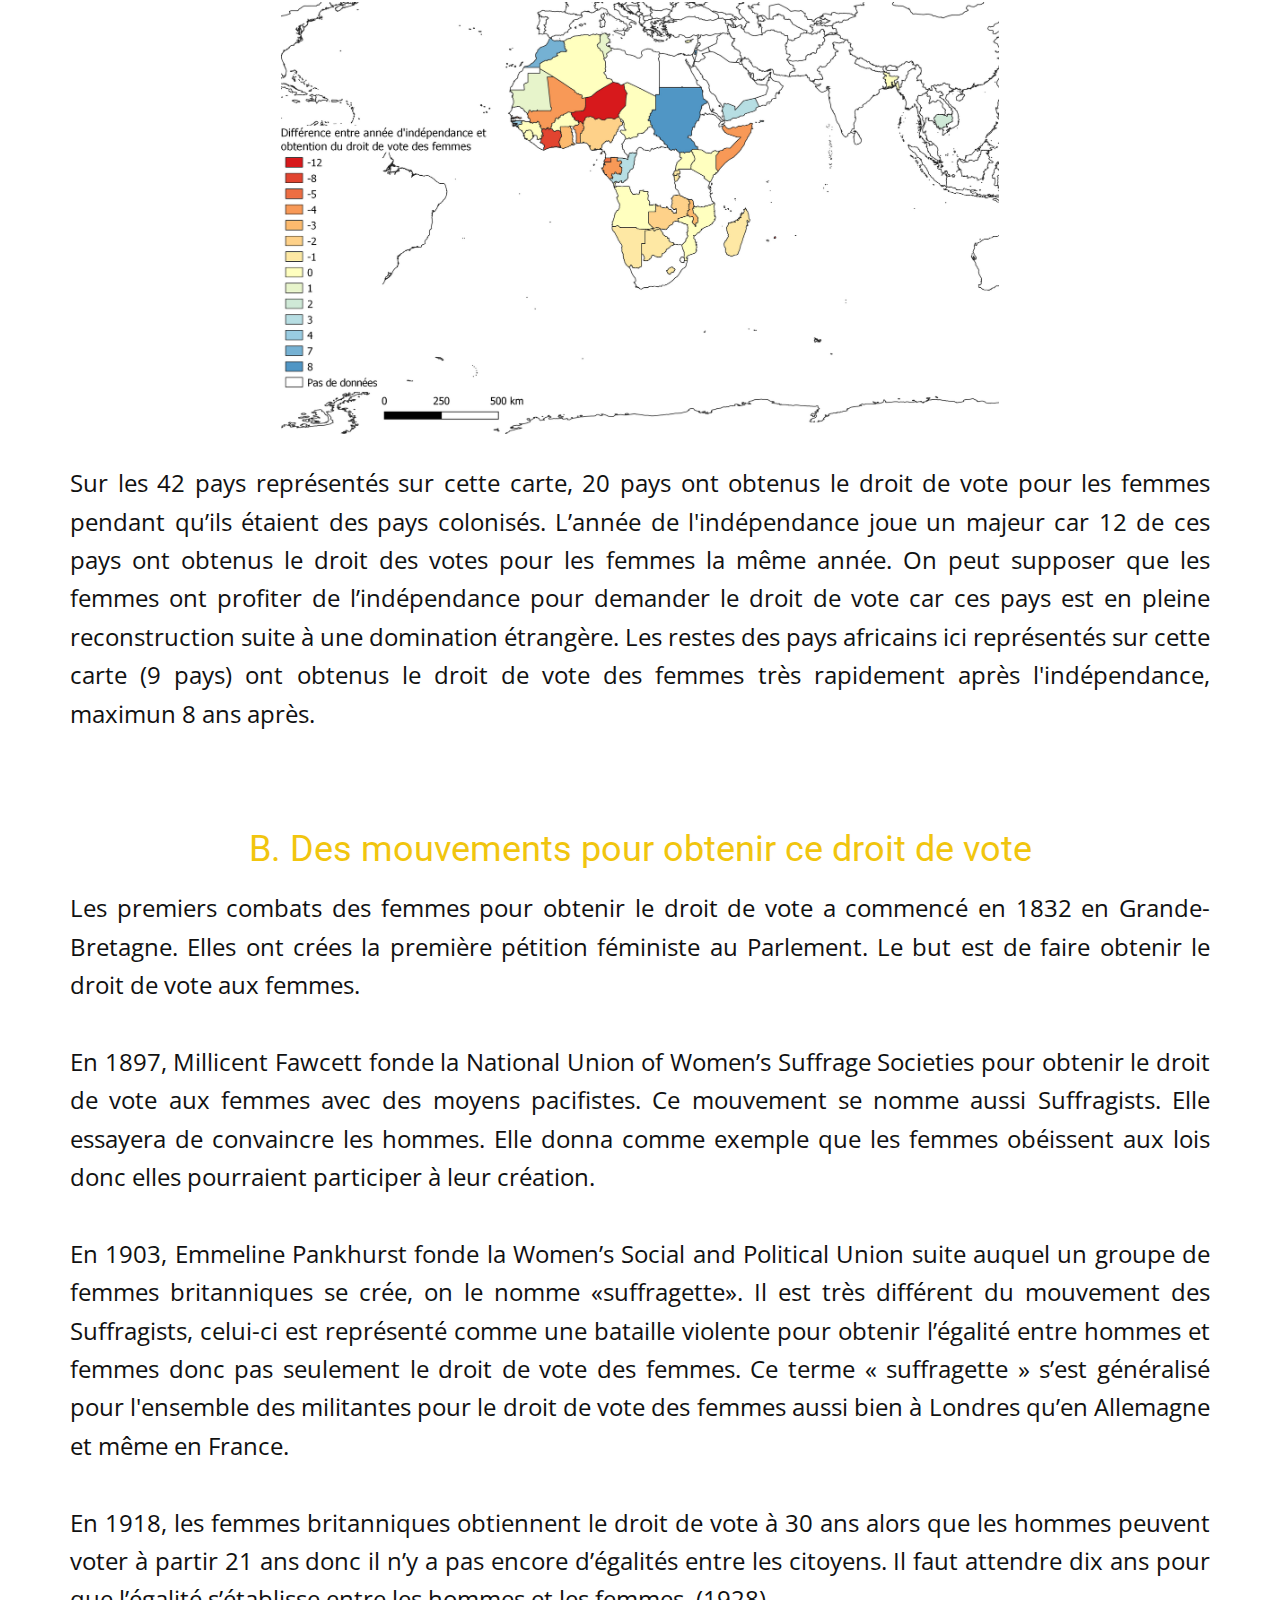
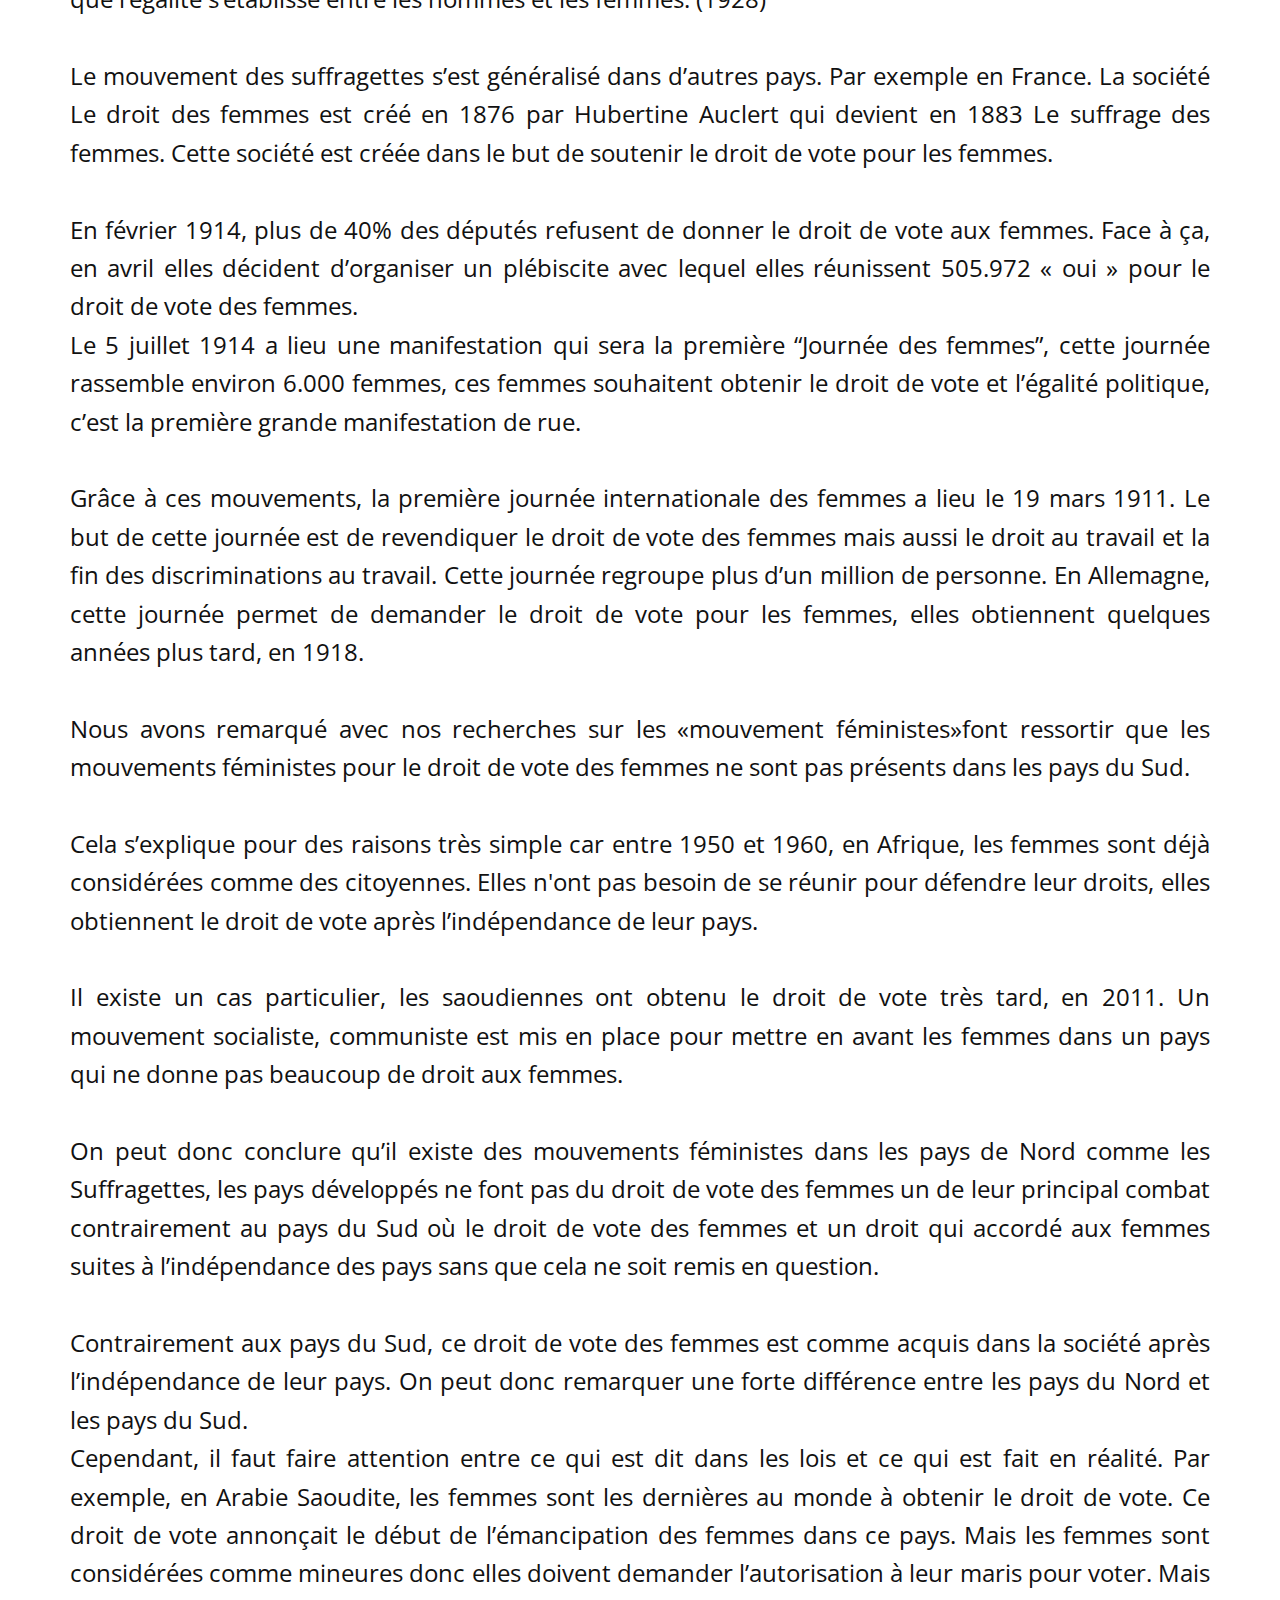
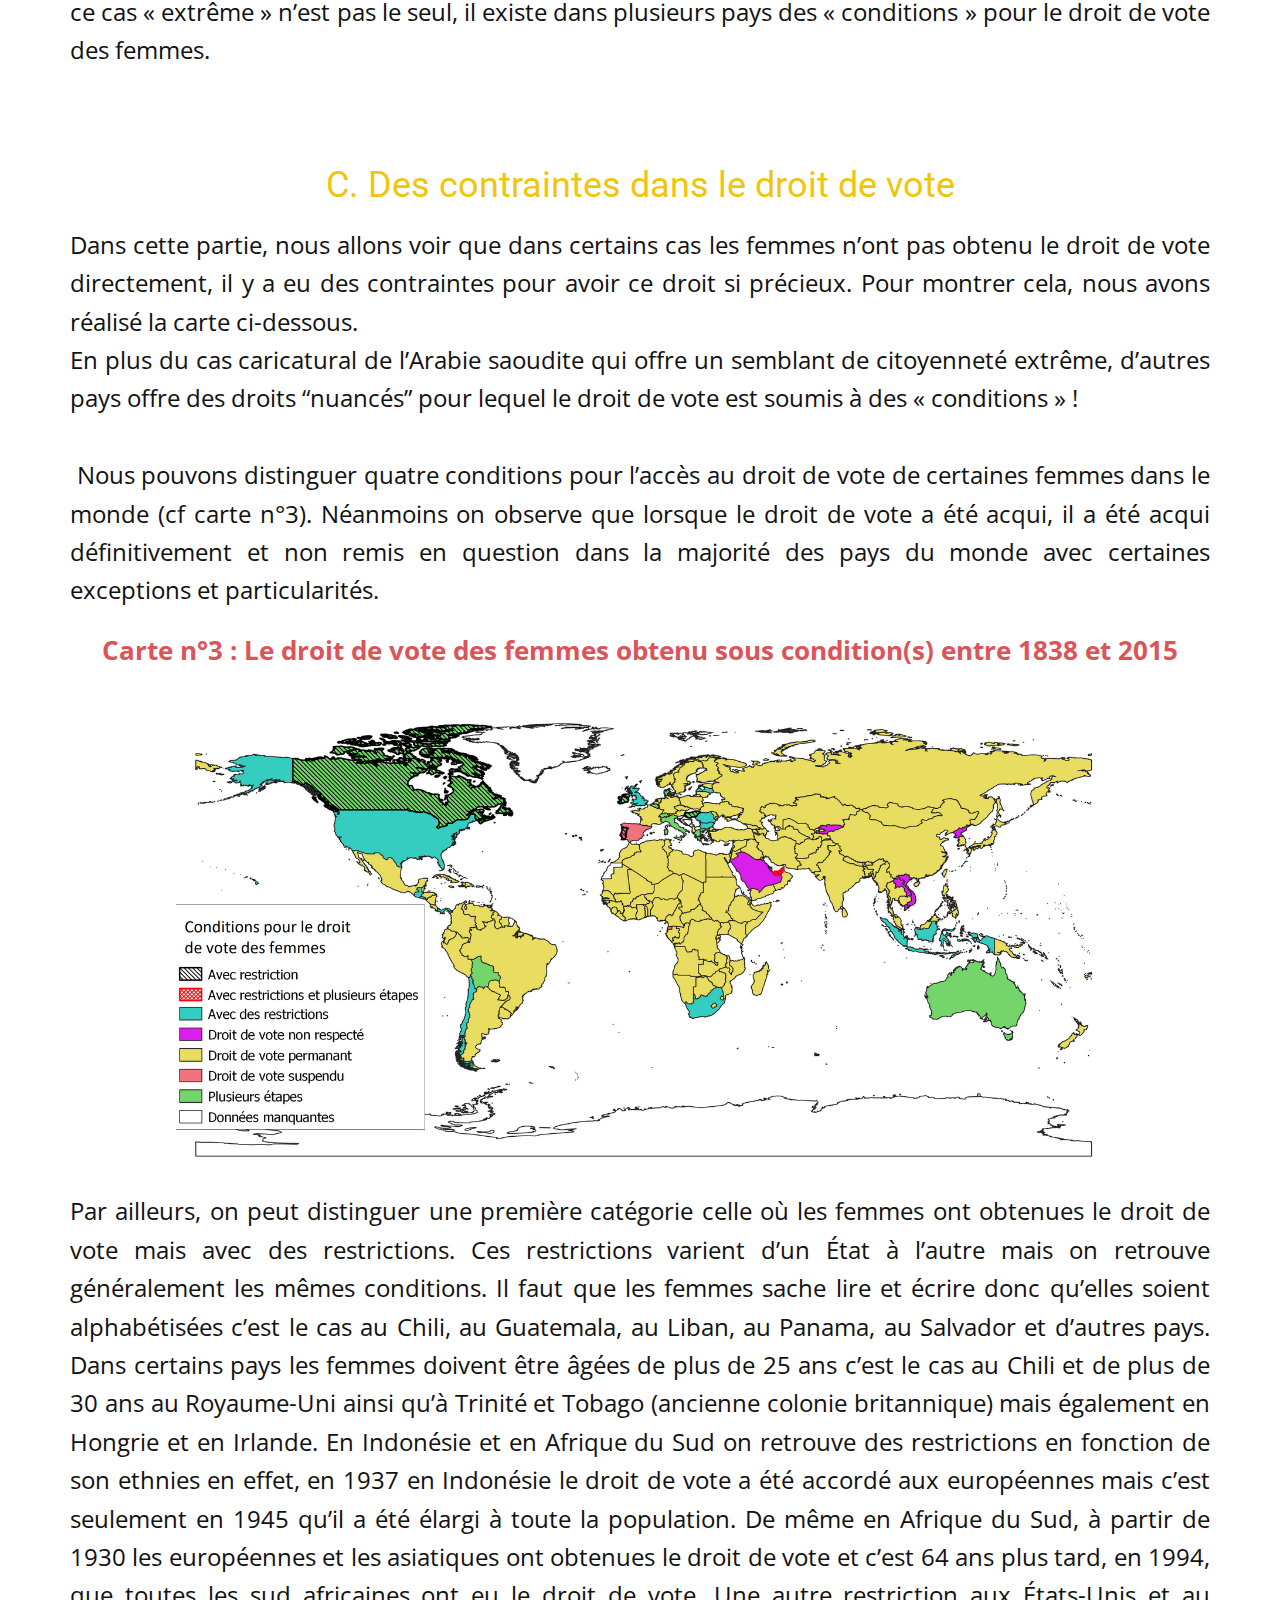
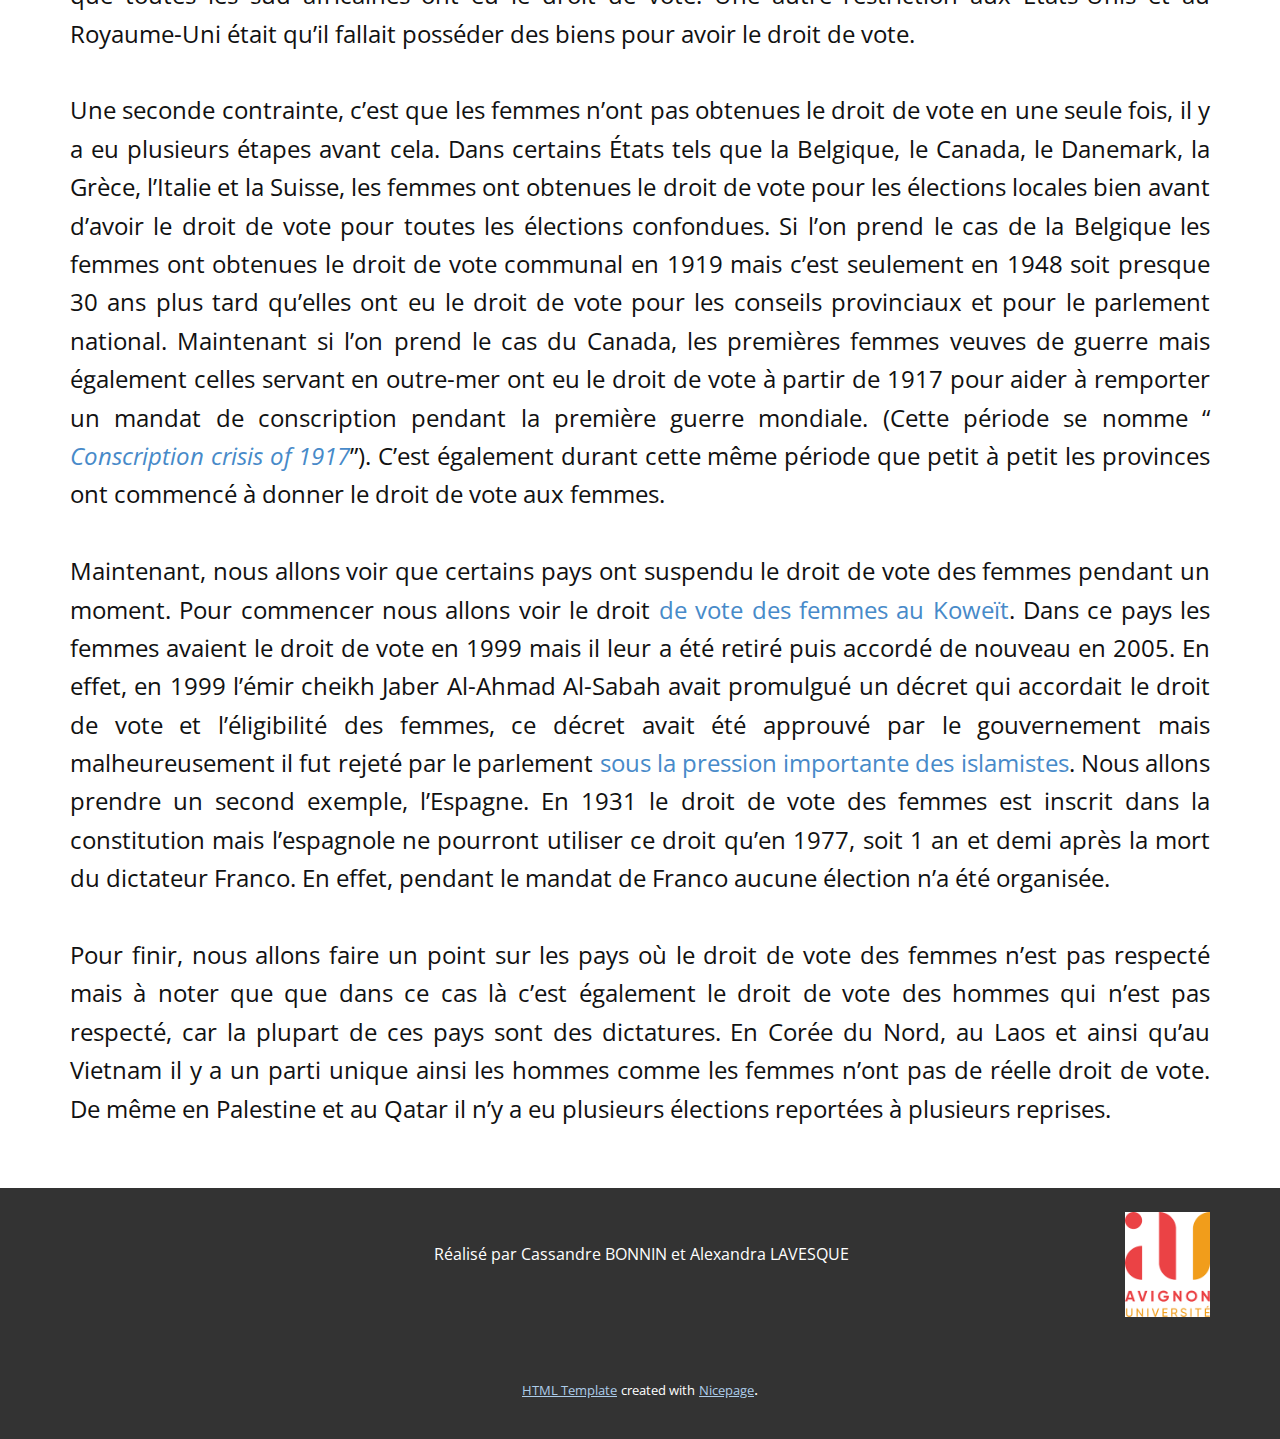
<file: Page-3.html>
<!DOCTYPE html>
<html style="font-size: 16px;">
  <head>
    <meta name="viewport" content="width=device-width, initial-scale=1.0">
    <meta charset="utf-8">
    <meta name="keywords" content="II. La place de la femme dans la cité, A. Les femmes sous citoyennes">
    <meta name="description" content="">
    <meta name="page_type" content="np-template-header-footer-from-plugin">
    <title>Page 3</title>
    <link rel="stylesheet" href="nicepage.css" media="screen">
<link rel="stylesheet" href="Page-3.css" media="screen">
    <script class="u-script" type="text/javascript" src="jquery.js" defer=""></script>
    <script class="u-script" type="text/javascript" src="nicepage.js" defer=""></script>
    
    
    <link id="u-theme-google-font" rel="stylesheet" href="https://fonts.googleapis.com/css?family=Roboto:100,100i,300,300i,400,400i,500,500i,700,700i,900,900i|Open+Sans:300,300i,400,400i,600,600i,700,700i,800,800i">
    <script type="application/ld+json">{
		"@context": "http://schema.org",
		"@type": "Organization",
		"name": "",
		"url": "index.html"
}</script>
    <meta property="og:title" content="Page 3">
    <meta property="og:type" content="website">
    <meta name="theme-color" content="#478ac9">
    <link rel="canonical" href="index.html">
    <meta property="og:url" content="index.html">
  </head>
  <body class="u-body"><header class="u-clearfix u-header u-header" id="sec-0485"><div class="u-clearfix u-sheet u-sheet-1">
        <nav class="u-menu u-menu-dropdown u-offcanvas u-menu-1">
          <div class="menu-collapse" style="font-size: 1rem; letter-spacing: 0;">
            <a class="u-button-style u-custom-left-right-menu-spacing u-custom-padding-bottom u-custom-top-bottom-menu-spacing u-nav-link u-text-active-palette-1-base u-text-hover-palette-2-base" href="#">
              <svg><use xmlns:xlink="http://www.w3.org/1999/xlink" xlink:href="#menu-hamburger"></use></svg>
              <svg version="1.1" xmlns="http://www.w3.org/2000/svg" xmlns:xlink="http://www.w3.org/1999/xlink"><defs><symbol id="menu-hamburger" viewBox="0 0 16 16" style="width: 16px; height: 16px;"><rect y="1" width="16" height="2"></rect><rect y="7" width="16" height="2"></rect><rect y="13" width="16" height="2"></rect>
</symbol>
</defs></svg>
            </a>
          </div>
          <div class="u-nav-container">
            <ul class="u-nav u-unstyled u-nav-1"><li class="u-nav-item"><a class="u-button-style u-nav-link u-text-active-palette-1-base u-text-hover-palette-2-base" href="Page-1.html" style="padding: 10px 20px;">Page 1</a>
</li><li class="u-nav-item"><a class="u-button-style u-nav-link u-text-active-palette-1-base u-text-hover-palette-2-base" href="Page-2.html" style="padding: 10px 20px;">Page 2</a>
</li><li class="u-nav-item"><a class="u-button-style u-nav-link u-text-active-palette-1-base u-text-hover-palette-2-base" href="Page-3.html" style="padding: 10px 20px;">Page 3</a>
</li><li class="u-nav-item"><a class="u-button-style u-nav-link u-text-active-palette-1-base u-text-hover-palette-2-base" href="Page-4.html" style="padding: 10px 20px;">Page 4</a>
</li><li class="u-nav-item"><a class="u-button-style u-nav-link u-text-active-palette-1-base u-text-hover-palette-2-base" href="Page-5.html" style="padding: 10px 20px;">Page 5</a>
</li></ul>
          </div>
          <div class="u-nav-container-collapse">
            <div class="u-black u-container-style u-inner-container-layout u-opacity u-opacity-95 u-sidenav">
              <div class="u-menu-close"></div>
              <ul class="u-align-center u-nav u-popupmenu-items u-unstyled u-nav-2"><li class="u-nav-item"><a class="u-button-style u-nav-link" href="Page-1.html">Page 1</a>
</li><li class="u-nav-item"><a class="u-button-style u-nav-link" href="Page-2.html">Page 2</a>
</li><li class="u-nav-item"><a class="u-button-style u-nav-link" href="Page-3.html">Page 3</a>
</li><li class="u-nav-item"><a class="u-button-style u-nav-link" href="Page-4.html">Page 4</a>
</li><li class="u-nav-item"><a class="u-button-style u-nav-link" href="Page-5.html">Page 5</a>
</li></ul>
            </div>
            <div class="u-black u-menu-overlay u-opacity u-opacity-70"></div>
          </div>
        </nav>
      </div></header>
    <section class="u-align-center u-clearfix u-section-1" id="sec-1f7f">
      <div class="u-clearfix u-sheet u-sheet-1">
        <h1 class="u-heading-font u-text u-text-default u-text-palette-2-base u-title u-text-1">II. La place de la femme dans la cité</h1>
        <h2 class="u-text u-text-default u-text-palette-3-base u-text-2">A. Les femmes sous citoyennes</h2>
        <p class="u-align-justify u-text u-text-default u-text-3">Le droit de vote signifie que les personnes qui obtiennent ce droit peuvent s’exprimer sur les décisions de la société et ces personnes sont donc des citoyens.&nbsp;Les femmes dans l’histoire n’obtiennent pas le droit de vote en même temps que les hommes, elles ne sont donc pas considéré comme citoyenne à l’égal des hommes et donc à ce titre elles ne font donc pas parti de la société !<br>
          <br>A partir Vème siècle, les athéniens ont eu le droit de vote cependant seulement les citoyens ont le droit de vote. A cette époque, les citoyens doivent être propriétaire et ne doivent ni être métèques ni esclaves. Donc seulement, 10% de la population athénienne sont des citoyens en 500 avant JC.&nbsp;<br>Donc il n’y a pas de démocratie car seulement un petit nombre de personne décide, c’est donc un régime oligarchique. C’est seulement à l'époque de Clisthène qu’on parlera d’égalité avec le phénomène d’isonomie qui signifie « l’égalité de&nbsp; tous », cependant on ne peut pas vraiment parler de démocratie car les plus pauvres ne peuvent pas être élu magistrats.<br>Il faudra attendre l’élection de Périclès en 461 et la réforme d’Ephialte en 462, pour parler vraiment de démocratie. Ephialte fait voter une réforme qui permet à tout le peuple de juger tous les crimes, la justice démocratique alors apparaît. Périclès lui met en place une mistophorie, qui permet aux plus pauvres d’être élu magistrats.&nbsp; &nbsp;<br>
          <br>Entre 1492 et 1789, dans les démocraties modernes, le droit de vote se définit comme un droit civique fondamental. A l’époque contemporaine, le droit de vote permet soit d’élir des gouvernants dans le but de les représenter, soit pour donner une réponse à une question posée par le gouvernement. Au XIXème, le vote devient synonyme de démocratie. La société est donc une société patriarcale c’est-à-dire que c’est l’homme qui détient l’autorité. Dans ces sociétés les femmes sont sous le pouvoir de l’homme, elles sont sous les ordres de l’homme, du père de famille.<br>
          <br>&nbsp; &nbsp; &nbsp; &nbsp; Dans un premier temps, nous avons supposé que dans les pays du Nord, les hommes et les femmes ont obtenu le droit de vote en même temps.&nbsp;<br>
          <br>Cependant il faut attendre le 19ème pour certaines femmes dans le monde obtiennent le droit de vote alors que les hommes ont le droit de vote dans l’Antiquité avec la démocratie athénienne. Par exemple, en France les hommes ont pu voter à 1848 et les femmes en 1944. Pour un pays développé, il a fallu attendre 96 années pour que les françaises aient le droit de vote. Pour les Etats-Unis, les hommes ont obtenu le droit de vote en 1869 et les femmes en 1920.&nbsp;&nbsp;<br>
          <br>Ensuite, nous pensions que les femmes des pays du Nord avaient obtenu le droit de vote avant les femmes des pays du Sud mais cette hypothèse est fausse.
        </p>
        <p class="u-text u-text-default u-text-palette-2-base u-text-4">
          <a href="https://en.wikipedia.org/wiki/Women%27s_suffrage#cite_note-womensuffrage.org-44" target="_blank"> Carte n°1 : Évolution du droit de vote des femmes</a>
        </p>
        <img src="images/Evolutiondroitdevote.png" alt="" class="u-image u-image-default u-image-1" data-image-width="3496" data-image-height="1647">
        <p class="u-align-justify u-text u-text-default u-text-5"> &nbsp;Au 19ème, la Nouvelle-Zélande est le premier pays à obtenir le droit de vote pour les femmes en 1893. Elles obtiennent le droit de voter aux élections législatives cependant elles ne seront éligibles qu’en 1919. La Nouvelle Zélande est considéré comme un pays du Nord. Il y a aussi d’autres petites îles qui ont obtenu le droit de vote pour les femmes comme par exemple, l'Île Pitcairn qui est un territoire britannique d’outre-mer dans l’océan Pacifique. Cette île obtient le droit de vote des femmes en 1838 après avoir été annexé à la Grande Bretagne. L’île de Man ainsi que l’île de Cook obtiennent le droit de vote des femmes au 19ème siècle. Ainsi, le droit de vote des femmes au 19ème n’est pas vraiment à l’ordre du jour.&nbsp; &nbsp; &nbsp;<br>
          <br>Les pays développés sont néanmoins en retard sur certain points tel que le droit de vote pour les femmes. Il faudra attendre le 20ème siècle pour que le droit de vote des femmes se répande dans les autres pays.<br>
          <br>Au cours du 20ème siècle, il y a deux tendances. Dans la première moitié du siècle (de 1901 à 1950), on observe que le droit de vote des femmes se tourne plus vers les pays du Nord comme par exemple les pays tels que le Danemark en 1915, les Pays-Bas en 1917. On compte 25 pays européens qui adopte le droit de vote pour les femmes de 1901 à 1950 contre 9 pays africains sur la même période. (Sénégal en 1945).<br>
          <br>Sur la deuxième moitié du siècle, il y a une inversion de la tendance. Les pays développés adoptent beaucoup moins le droit de vote que les pays sous développés car une majorité l’a adopté entre 1901 et 1950.&nbsp;
        </p>
        <p class="u-align-justify u-text u-text-default u-text-palette-2-base u-text-6">
          <a href="http://www3.weforum.org/docs/WEF_GGGR_2020.pdf"> Graphique n°1 : Le droit de vote adoptés pour les femmes par continent</a>
        </p>
        <img src="images/chart.png" alt="" class="u-image u-image-default u-image-2" data-image-width="600" data-image-height="371">
        <p class="u-align-justify u-text u-text-default u-text-7">Deux pays proche de la France, l’Espagne et le Portugal ont adoptés très tard le droit de vote pour les femmes par rapport à la France. En 1976 pour le Portugal et un an plus tard pour l’Espagne, alors que se sont des pays du Nord et normalement développés. Pour l’Espagne, les femmes obtiennent le droit de voter en 1931 mais ne votent pas cette année là, elles voteront en 1933 puis elles perdront ce droit durant l’époque franquiste (1936-1975). Elles auront le droit de voter après la fin de la dictature sous Franco.<br>
          <br>Au 21ème siècle, le Bahreïn obtient le droit de vote pour les femmes en 2002, le Koweït en 2005, les Émirats arabes unis en 2006 et enfin l’Arabie Saoudite en 2015.<br>
          <br>En Arabie Saoudite le droit de vote pour les femmes et les hommes s’appliquent aux niveaux locales car le parlement n’est pas élu mais désigné par le roi. En 2011, le roi accorde le droit de vote aux femmes et aussi le droit de se présenter aux élections si elles sont titulaire d’un diplôme d’enseignement supérieur. Cela montre que toutes les femmes ne peuvent pas être élues. De plus ce droit est très difficile a mettre en place car elles doivent avoir une facture d'électricité à leur nom, ce que la plupart ne possède pas. Aux élections en 2015,132 000 sont inscrites sur 4.5 millions d'électrices potentielles. Les femmes ne peuvent pas être mélangés aux hommes dans les salles de vote mais aussi lors des campagnes électorales. C’est le dernier pays qui accorde le droit de vote aux femmes. Cependant ces citoyens sont privés du droit de vote au niveau national car c’est une monarchie absolue.&nbsp;<br>
          <br>L’histoire de chaque pays joue un rôle majeur sur les droits et les devoirs des citoyens. Elle joue un rôle déterminant dans l’acquisition du droit de vote des citoyens. Comme par exemple avec le cas de l’Espagne, la dictature a joué un rôle important sur le droit de vote des femmes mais aussi des hommes. Nous avons voulu étudier si l’indépendance des pays colonisés avait aidé ou non les femmes à obtenir le droit de vote. Nous avons donc réalisés cette carte ci-dessous.
        </p>
        <p class="u-align-justify u-text u-text-default u-text-palette-2-base u-text-8">
          <a href="http://www.paulhensel.org/icowcol.html "> Carte n°2 : Le droit de vote des femmes dans les pays décolonisés après 1950 en Afrique</a>
        </p>
        <img src="images/Indpendance.png" alt="" class="u-image u-image-default u-image-3" data-image-width="3506" data-image-height="2111">
        <p class="u-align-justify u-text u-text-default u-text-9"> Sur les 42 pays représentés sur cette carte, 20 pays ont obtenus le droit de vote pour les femmes pendant qu’ils étaient des pays colonisés. L’année de l'indépendance joue un majeur car 12 de ces pays ont obtenus le droit des votes pour les femmes la même année. On peut supposer que les femmes ont profiter de l’indépendance pour demander le droit de vote car ces pays est en pleine reconstruction suite à une domination étrangère. Les restes des pays africains ici représentés sur cette carte (9 pays) ont obtenus le droit de vote des femmes très rapidement après l'indépendance, maximun 8 ans après.&nbsp;<br>
          <br>
          <br>
        </p>
        <h2 class="u-align-justify u-text u-text-default u-text-palette-3-base u-text-10">B. Des mouvements pour obtenir ce droit de vote</h2>
        <p class="u-align-justify u-text u-text-default u-text-11">Les premiers combats des femmes pour obtenir le droit de vote a commencé en 1832 en Grande-Bretagne. Elles ont crées la première pétition féministe au Parlement. Le but est de faire obtenir le droit de vote aux femmes.&nbsp;<br>
          <br>En 1897, Millicent Fawcett fonde la National Union of Women’s Suffrage Societies pour obtenir le droit de vote aux femmes avec des moyens pacifistes. Ce mouvement se nomme aussi Suffragists. Elle essayera de convaincre les hommes. Elle donna comme exemple que les femmes obéissent aux lois donc elles pourraient participer à leur création.&nbsp;<br>
          <br>En 1903, Emmeline Pankhurst fonde la Women’s Social and Political Union suite auquel un groupe de femmes britanniques se crée, on le nomme «suffragette». Il est très différent du mouvement des Suffragists, celui-ci est représenté comme une bataille violente pour obtenir l’égalité entre hommes et femmes donc pas seulement le droit de vote des femmes. Ce terme « suffragette » s’est généralisé pour l'ensemble des militantes pour le droit de vote des femmes aussi bien à Londres qu’en Allemagne et même en France.&nbsp;<br>
          <br>En 1918, les femmes britanniques obtiennent le droit de vote à 30 ans alors que les hommes peuvent voter à partir 21 ans donc il n’y a pas encore d’égalités entre les citoyens. Il faut attendre dix ans pour que l’égalité s’établisse entre les hommes et les femmes. (1928)<br>
          <br>Le mouvement des suffragettes s’est généralisé dans d’autres pays.&nbsp;Par exemple en France. La société Le droit des femmes est créé en 1876 par Hubertine Auclert qui devient en 1883 Le suffrage des femmes. Cette société est créée dans le but de soutenir le droit de vote pour les femmes.&nbsp;<br>
          <br>En février 1914, plus de 40% des députés refusent de donner le droit de vote aux femmes. Face à ça, en avril elles décident d’organiser un plébiscite avec lequel elles réunissent 505.972 « oui » pour le droit de vote des femmes.&nbsp;<br>Le 5 juillet 1914 a lieu une manifestation qui sera la première “Journée des femmes”, cette journée rassemble environ 6.000 femmes, ces femmes souhaitent obtenir le droit de vote et l’égalité politique, c’est la première grande manifestation de rue.&nbsp;<br>
          <br>Grâce à ces mouvements, la première journée internationale des femmes a lieu le 19 mars 1911. Le but de cette journée est de revendiquer le droit de vote des femmes mais aussi le droit au travail et la fin des discriminations au travail. Cette journée regroupe plus d’un million de personne. En Allemagne, cette journée permet de demander le droit de vote pour les femmes, elles obtiennent quelques années plus tard, en 1918.&nbsp;<br>
          <br>Nous avons remarqué avec nos recherches sur les «mouvement féministes»font ressortir que les mouvements féministes pour le droit de vote des femmes ne sont pas présents dans les pays du Sud.<br>
          <br>Cela s’explique pour des raisons très simple car entre 1950 et 1960, en Afrique, les femmes sont déjà considérées comme des citoyennes. Elles n'ont pas besoin de se réunir pour défendre leur droits, elles obtiennent le droit de vote après l’indépendance de leur pays.<br>
          <br>Il existe un cas particulier, les saoudiennes ont obtenu le droit de vote très tard, en 2011. Un mouvement socialiste, communiste est mis en place pour mettre en avant les femmes dans un pays qui ne donne pas beaucoup de droit aux femmes.&nbsp; &nbsp;<br>
          <br>On peut donc conclure qu’il existe des mouvements féministes dans les pays de Nord comme les Suffragettes, les pays développés ne font pas du droit de vote des femmes un de leur principal combat contrairement au pays du Sud où le droit de vote des femmes et un droit qui accordé aux femmes suites à l’indépendance des pays sans que cela ne soit remis en question.<br>
          <br>Contrairement aux pays du Sud, ce droit de vote des femmes est comme acquis dans la société après l’indépendance de leur pays. On peut donc remarquer une forte différence entre les pays du Nord et les pays du Sud.&nbsp;<br>Cependant, il faut faire attention entre ce qui est dit dans les lois et ce qui est fait en réalité. Par exemple, en Arabie Saoudite, les femmes sont les dernières au monde à obtenir le droit de vote. Ce droit de vote annonçait le début de l’émancipation des femmes dans ce pays. Mais les femmes sont considérées comme mineures donc elles doivent demander l’autorisation à leur maris pour voter. Mais ce cas « extrême » n’est pas le seul, il existe dans plusieurs pays des « conditions » pour le droit de vote des femmes.<br>
          <br>
          <br>
        </p>
        <h2 class="u-align-justify u-text u-text-default u-text-palette-3-base u-text-12">C. Des contraintes dans le droit de vote</h2>
        <p class="u-align-justify u-text u-text-default u-text-13">Dans cette partie, nous allons voir que dans certains cas les femmes n’ont pas obtenu le droit de vote directement, il y a eu des contraintes pour avoir ce droit si précieux. Pour montrer cela, nous avons réalisé la carte ci-dessous.&nbsp;<br>En plus du cas caricatural de l’Arabie saoudite qui offre un semblant de citoyenneté extrême, d’autres pays offre des droits “nuancés” pour lequel le droit de vote est soumis à des « conditions » !<br>
          <br>&nbsp;Nous pouvons distinguer quatre conditions pour l’accès au droit de vote de certaines femmes dans le monde (cf carte n°3). Néanmoins on observe que lorsque le droit de vote a été acqui, il a été acqui définitivement et non remis en question dans la majorité des pays du monde avec certaines exceptions et particularités.
        </p>
        <p class="u-align-justify u-text u-text-default u-text-palette-2-base u-text-14">
          <a href="https://en.wikipedia.org/wiki/Women%27s_suffrage#cite_note-womensuffrage.org-44"> Carte n°3 : Le droit de vote des femmes obtenu sous condition(s) entre 1838 et 2015</a>
        </p>
        <img src="images/Conditionspourlaccsaudroitdevotedesfemmesversion2.png" alt="" class="u-image u-image-default u-image-4" data-image-width="3497" data-image-height="1661">
        <p class="u-align-justify u-text u-text-default u-text-15">Par ailleurs, on peut distinguer une première catégorie celle où les femmes ont obtenues le droit de vote mais avec des restrictions. Ces restrictions varient d’un État à l’autre mais on retrouve généralement les mêmes conditions. Il faut que les femmes sache lire et écrire donc qu’elles soient alphabétisées c’est le cas au Chili, au Guatemala, au Liban, au Panama, au Salvador et d’autres pays. Dans certains pays les femmes doivent être âgées de plus de 25 ans c’est le cas au Chili et de plus de 30 ans au Royaume-Uni ainsi qu’à Trinité et Tobago (ancienne colonie britannique) mais également en Hongrie et en Irlande. En Indonésie et en Afrique du Sud on retrouve des restrictions en fonction de son ethnies en effet, en 1937 en Indonésie le droit de vote a été accordé aux européennes mais c’est seulement en 1945 qu’il a été élargi à toute la population. De même en Afrique du Sud, à partir de 1930 les européennes et les asiatiques ont obtenues le droit de vote et c’est 64 ans plus tard, en 1994, que toutes les sud africaines ont eu le droit de vote. Une autre restriction aux États-Unis et au Royaume-Uni était qu’il fallait posséder des biens pour avoir le droit de vote.&nbsp;<br>
          <br>Une seconde contrainte, c’est que les femmes n’ont pas obtenues le droit de vote en une seule fois, il y a eu plusieurs étapes avant cela. Dans certains États tels que la Belgique, le Canada, le Danemark, la Grèce, l’Italie et la Suisse, les femmes ont obtenues le droit de vote pour les élections locales bien avant d’avoir le droit de vote pour toutes les élections confondues. Si l’on prend le cas de la Belgique les femmes ont obtenues le droit de vote communal en 1919 mais c’est seulement en 1948 soit presque 30 ans plus tard qu’elles ont eu le droit de vote pour les conseils provinciaux et pour le parlement national. Maintenant si l’on prend le cas du Canada, les premières femmes veuves de guerre mais également celles servant en outre-mer ont eu le droit de vote à partir de 1917 pour aider à remporter un mandat de conscription pendant la première guerre mondiale. (Cette période se nomme “<i>
            <a href=" https://www.thecanadianencyclopedia.ca/fr/article/conscription" target="_blank">Conscription</a>
            <a href=" https://www.thecanadianencyclopedia.ca/fr/article/conscription"> crisis of 1917</a></i>”). C’est également durant cette même période que petit à petit les provinces ont commencé à donner le droit de vote aux femmes.&nbsp;<br>
          <br>Maintenant, nous allons voir que certains pays ont suspendu le droit de vote des femmes pendant un moment. Pour commencer nous allons voir le droit <a href="https://www.lemonde.fr/proche-orient/article/2005/05/17/les-femmes-obtiennent-le-droit-de-vote-au-koweit_650574_3218.html " target="_blank">de vote des femmes au Koweï</a>
          <a href="https://www.lemonde.fr/proche-orient/article/2005/05/17/les-femmes-obtiennent-le-droit-de-vote-au-koweit_650574_3218.html ">t</a>. Dans ce pays les femmes avaient le droit de vote en 1999 mais il leur a été retiré puis accordé de nouveau en 2005. En effet, en 1999 l’émir cheikh Jaber Al-Ahmad Al-Sabah avait promulgué un décret qui accordait le droit de vote et l’éligibilité des femmes, ce décret avait été approuvé par le gouvernement mais malheureusement il fut rejeté par le parlement <a href="https://www.nouvelobs.com/monde/20050516.OBS6858/koweit-les-femmes-obtiennent-le-droit-de-vote.html ">s</a>
          <a href="https://www.nouvelobs.com/monde/20050516.OBS6858/koweit-les-femmes-obtiennent-le-droit-de-vote.html " target="_blank">ous la pression importante des islamistes</a>. Nous allons prendre un second exemple, l’Espagne. En 1931 le droit de vote des femmes est inscrit dans la constitution mais l’espagnole ne pourront utiliser ce droit qu’en 1977, soit 1 an et demi après la mort du dictateur Franco. En effet, pendant le mandat de Franco aucune élection n’a été organisée.&nbsp;<br>
          <br>Pour finir, nous allons faire un point sur les pays où le droit de vote des femmes n’est pas respecté mais à noter que que dans ce cas là c’est également le droit de vote des hommes qui n’est pas respecté, car la plupart de ces pays sont des dictatures. En Corée du Nord, au Laos et ainsi qu’au Vietnam il y a un parti unique ainsi les hommes comme les femmes n’ont pas de réelle droit de vote. De même en Palestine et au Qatar il n’y a eu plusieurs élections reportées à plusieurs reprises.
        </p>
      </div>
    </section>
    
    
    <footer class="u-align-right u-clearfix u-footer u-grey-80 u-footer" id="sec-b68e"><div class="u-clearfix u-sheet u-sheet-1">
        <img src="images/logouniversitavignon.png" alt="" class="u-image u-image-default u-image-1" data-image-width="202" data-image-height="250">
        <p class="u-small-text u-text u-text-variant u-text-1">Réalisé par Cassandre BONNIN et Alexandra LAVESQUE</p>
      </div></footer>
    <section class="u-backlink u-clearfix u-grey-80">
      <a class="u-link" href="https://nicepage.com/html-templates" target="_blank">
        <span>HTML Template</span>
      </a>
      <p class="u-text">
        <span>created with</span>
      </p>
      <a class="u-link" href="https://nicepage.com/html-templates" target="_blank">
        <span>Nicepage</span>
      </a>. 
    </section>
  </body>
</html>
</file>
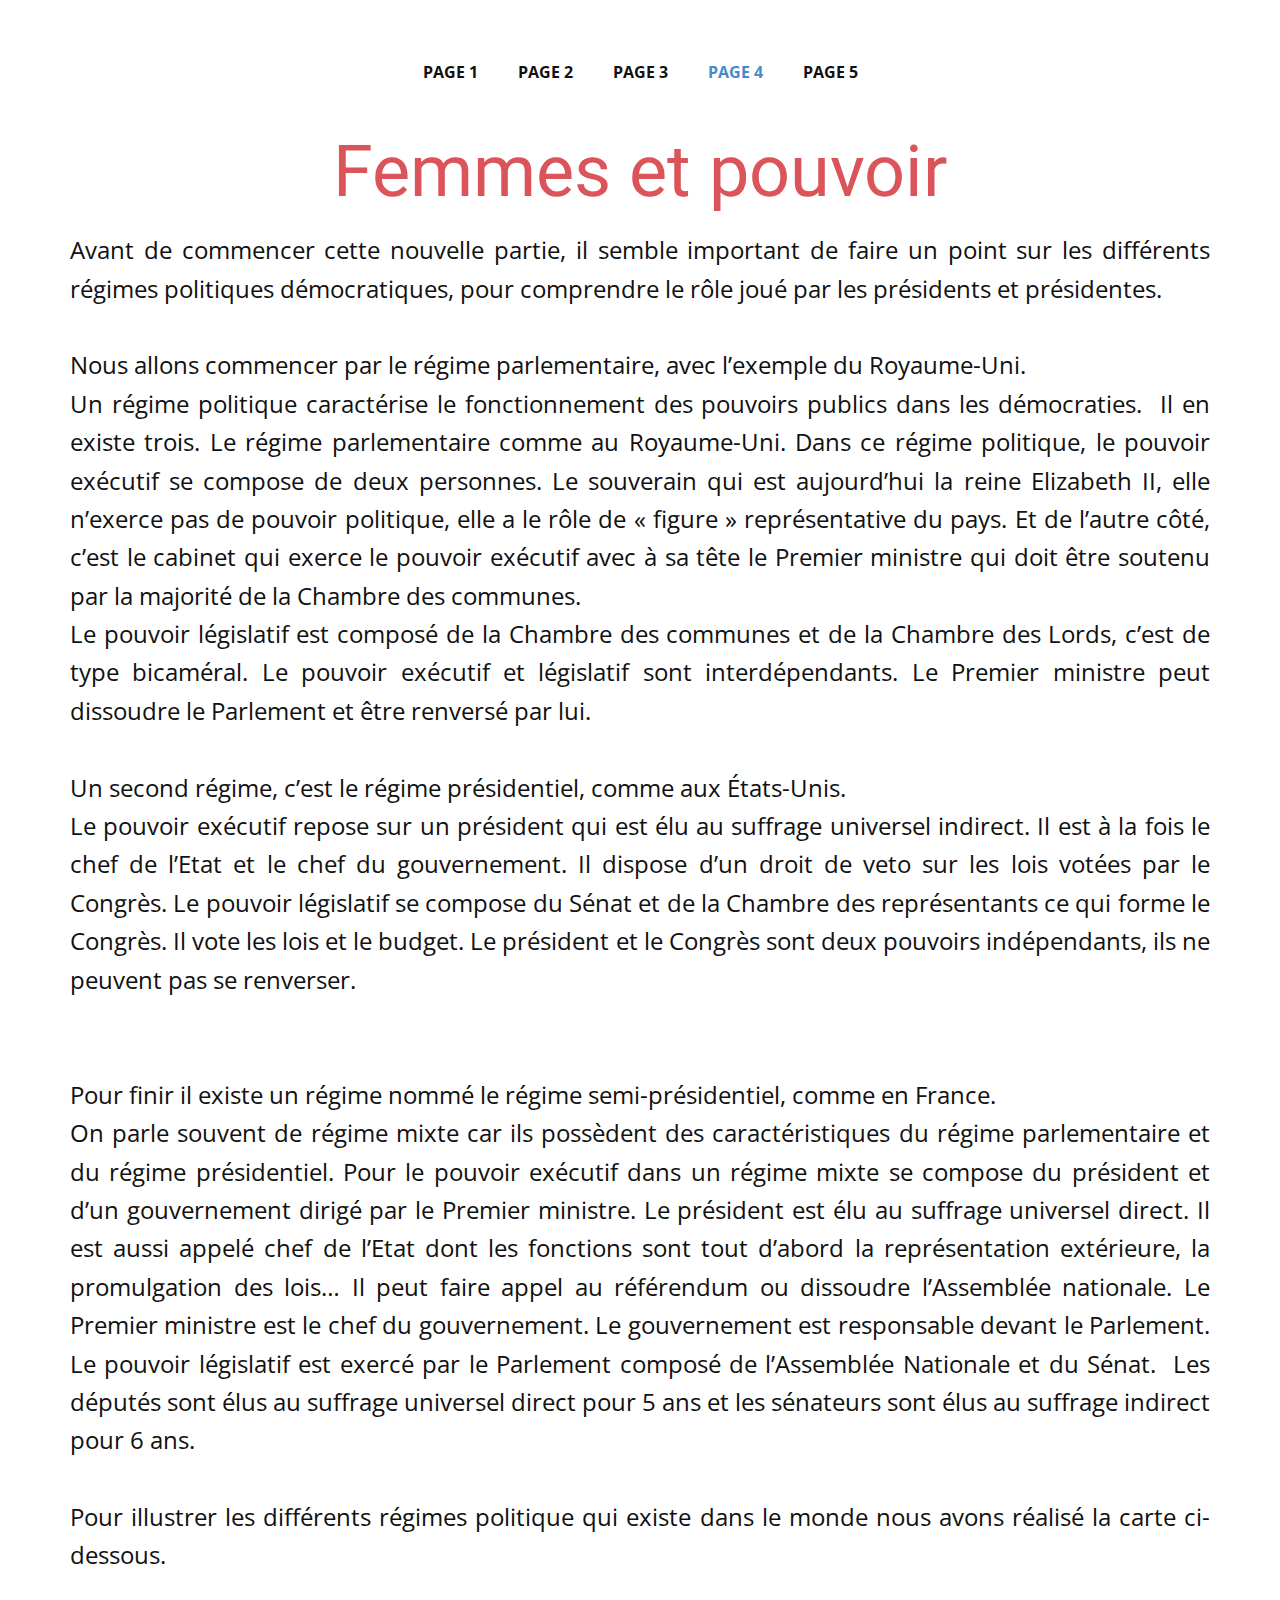
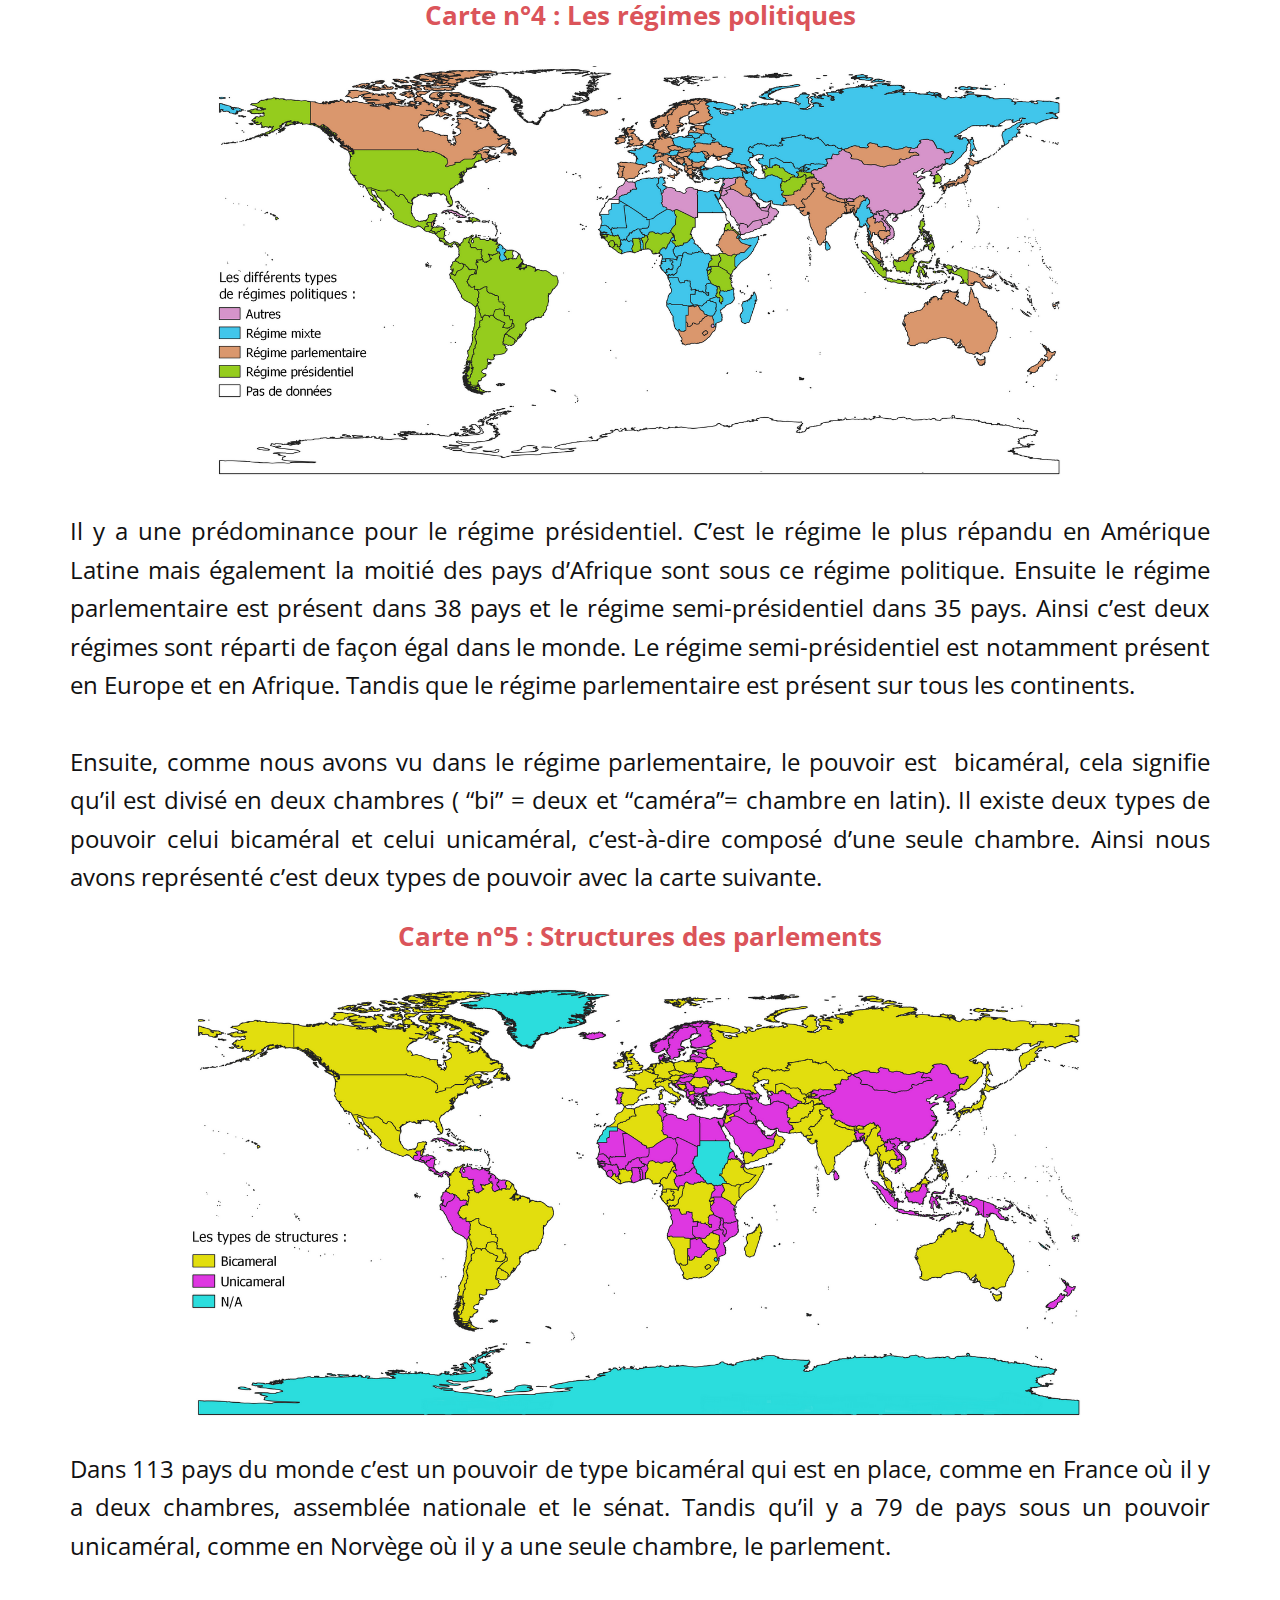
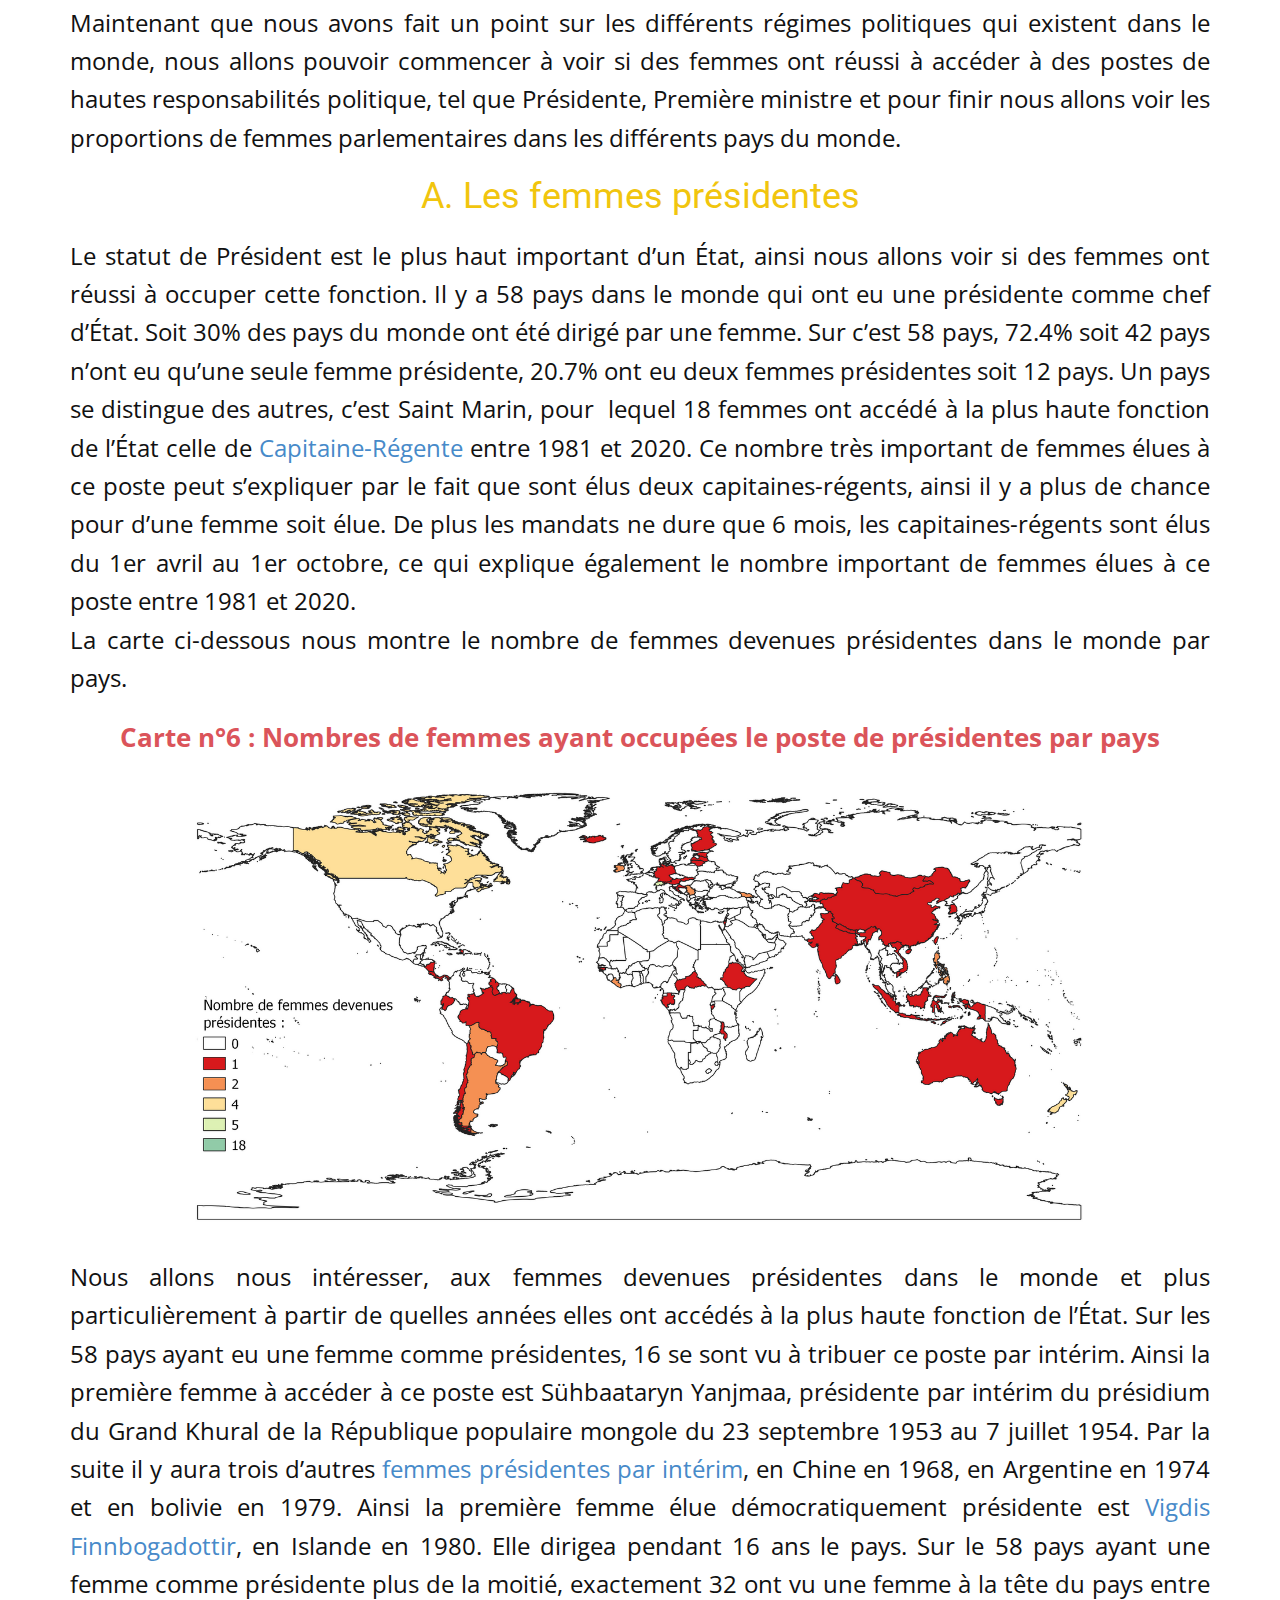
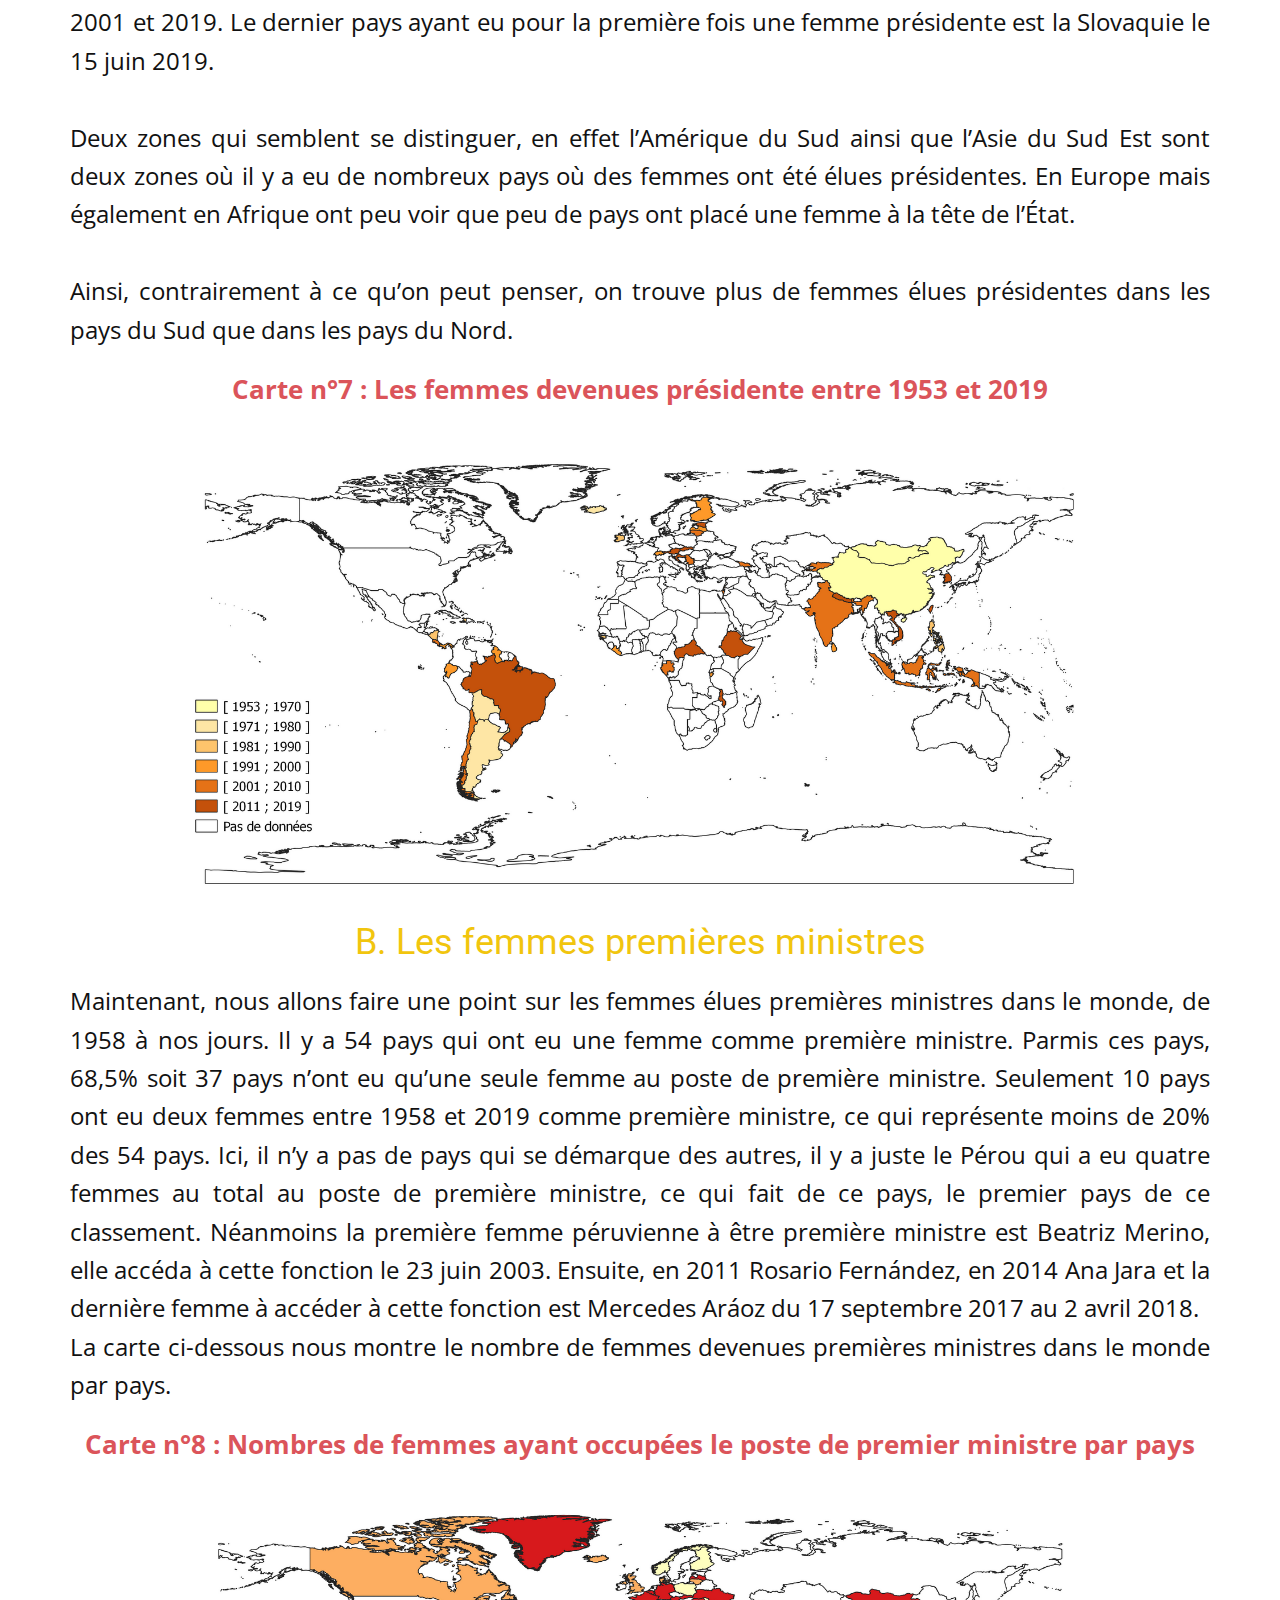
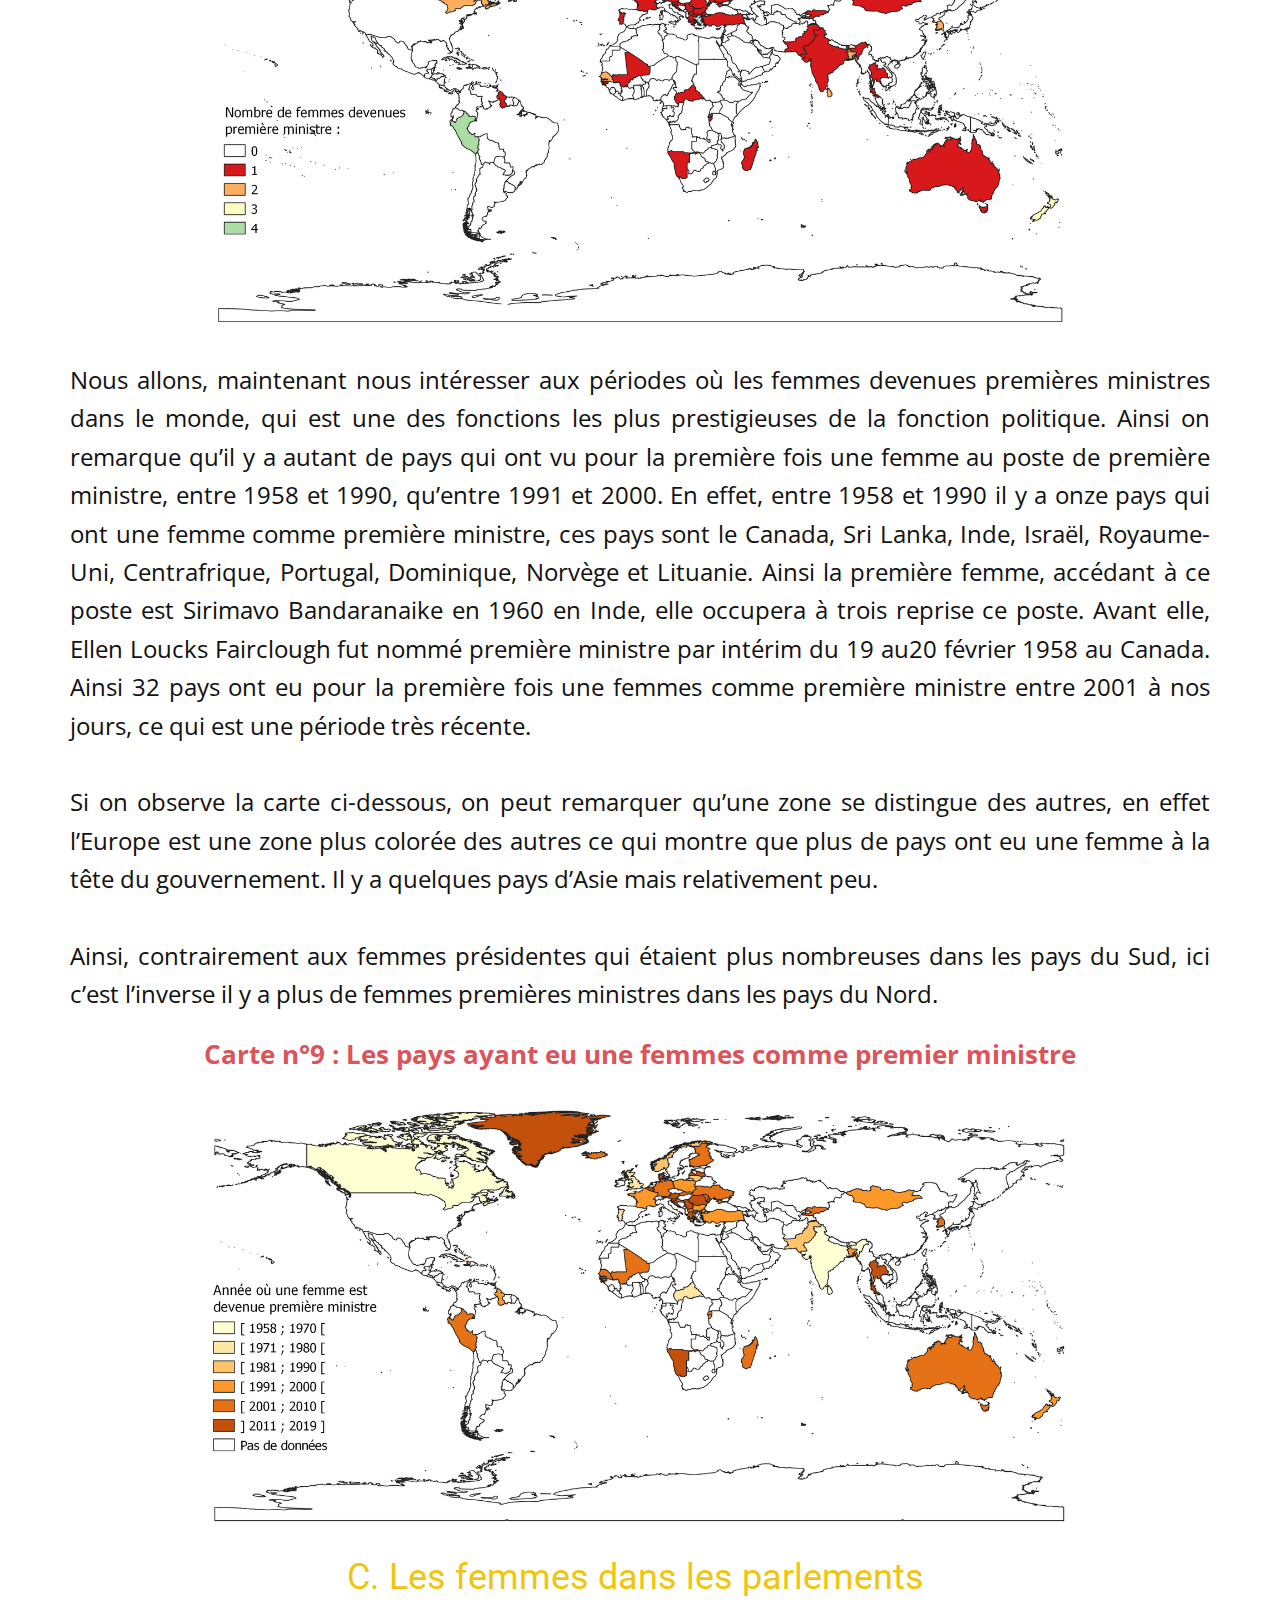
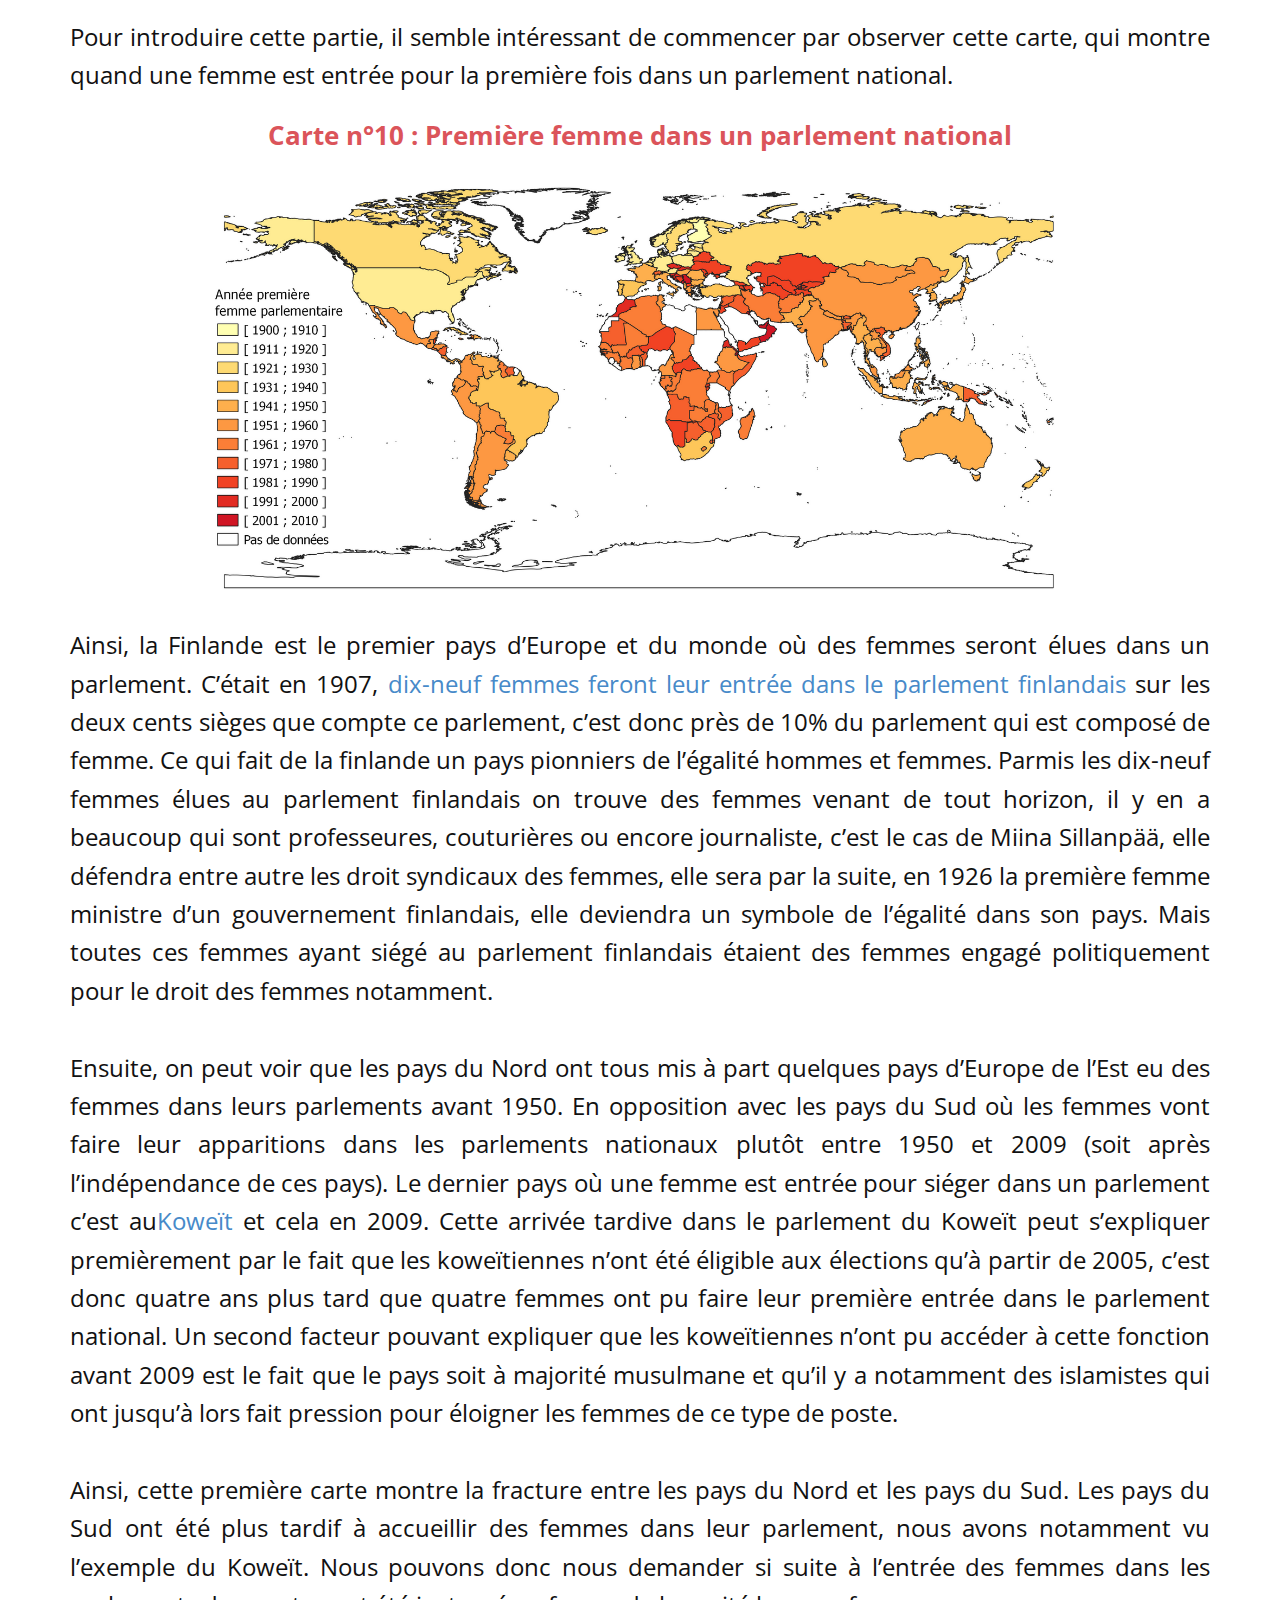
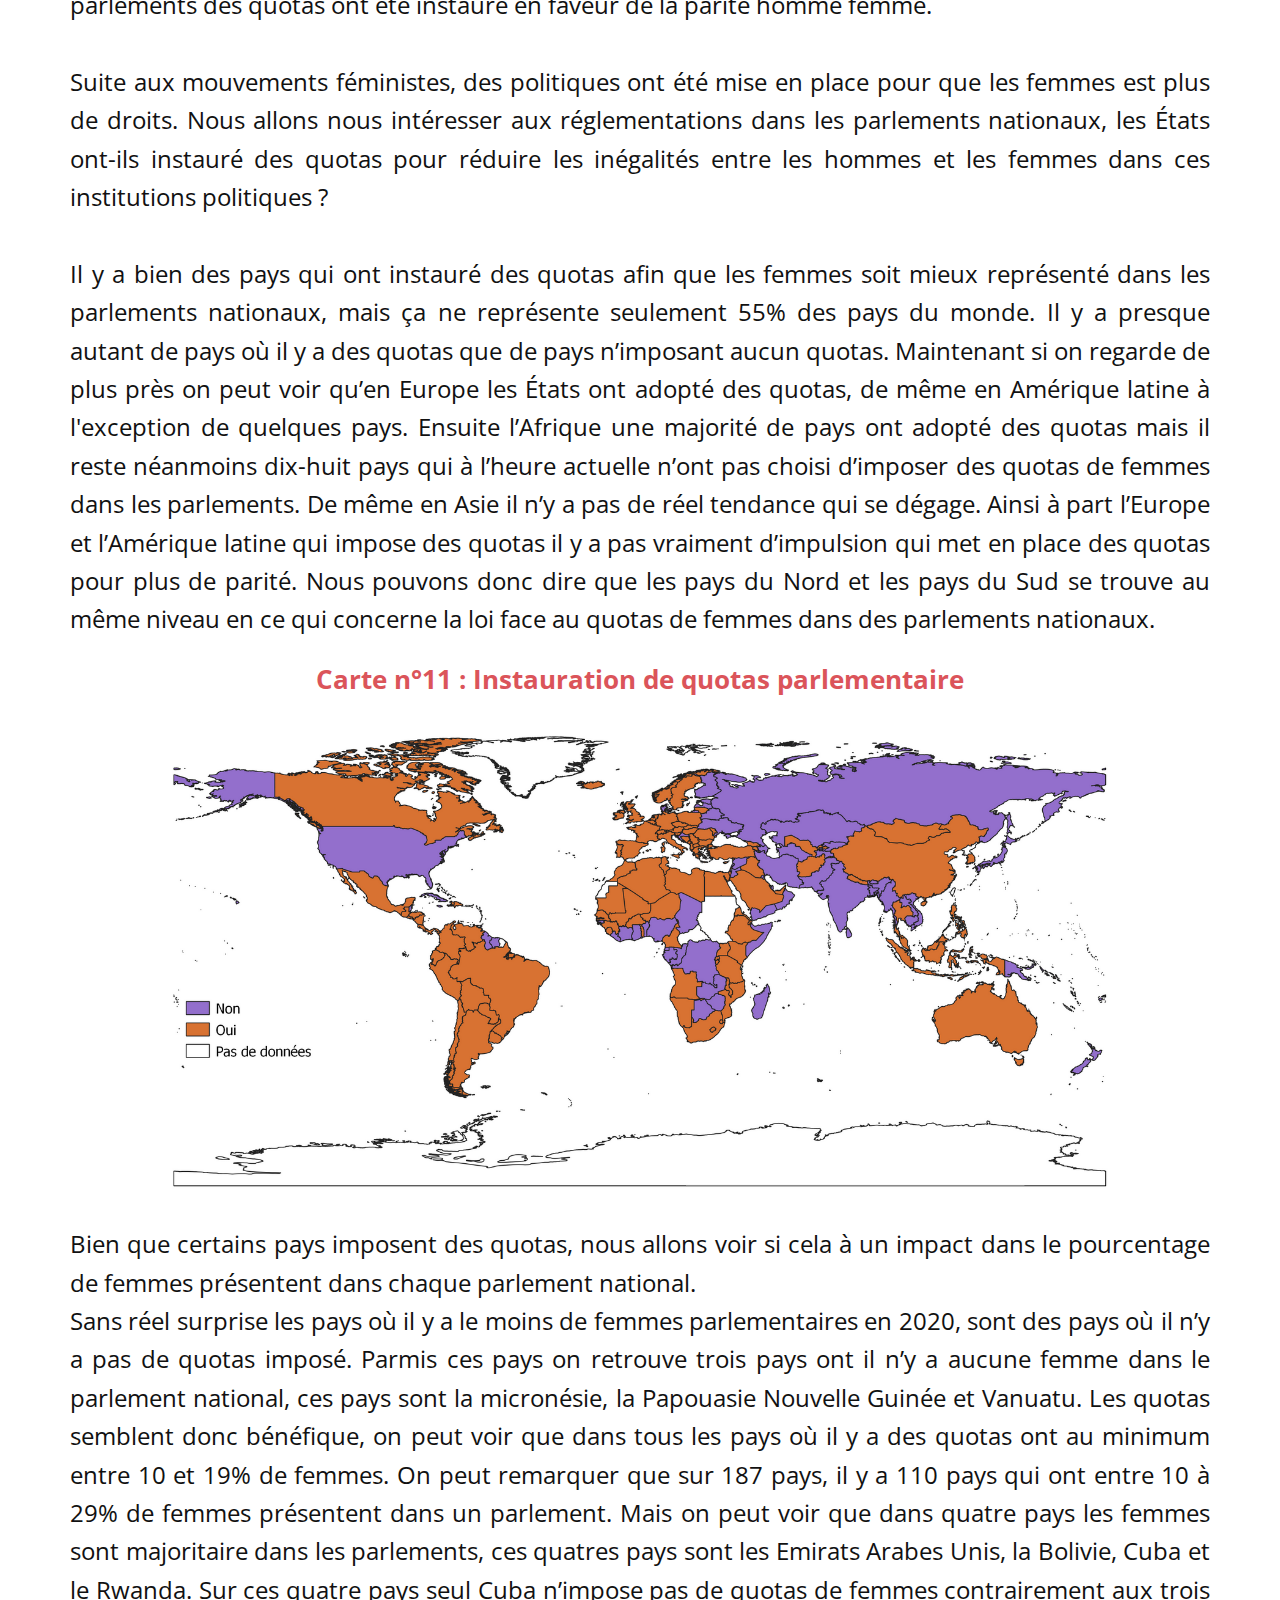
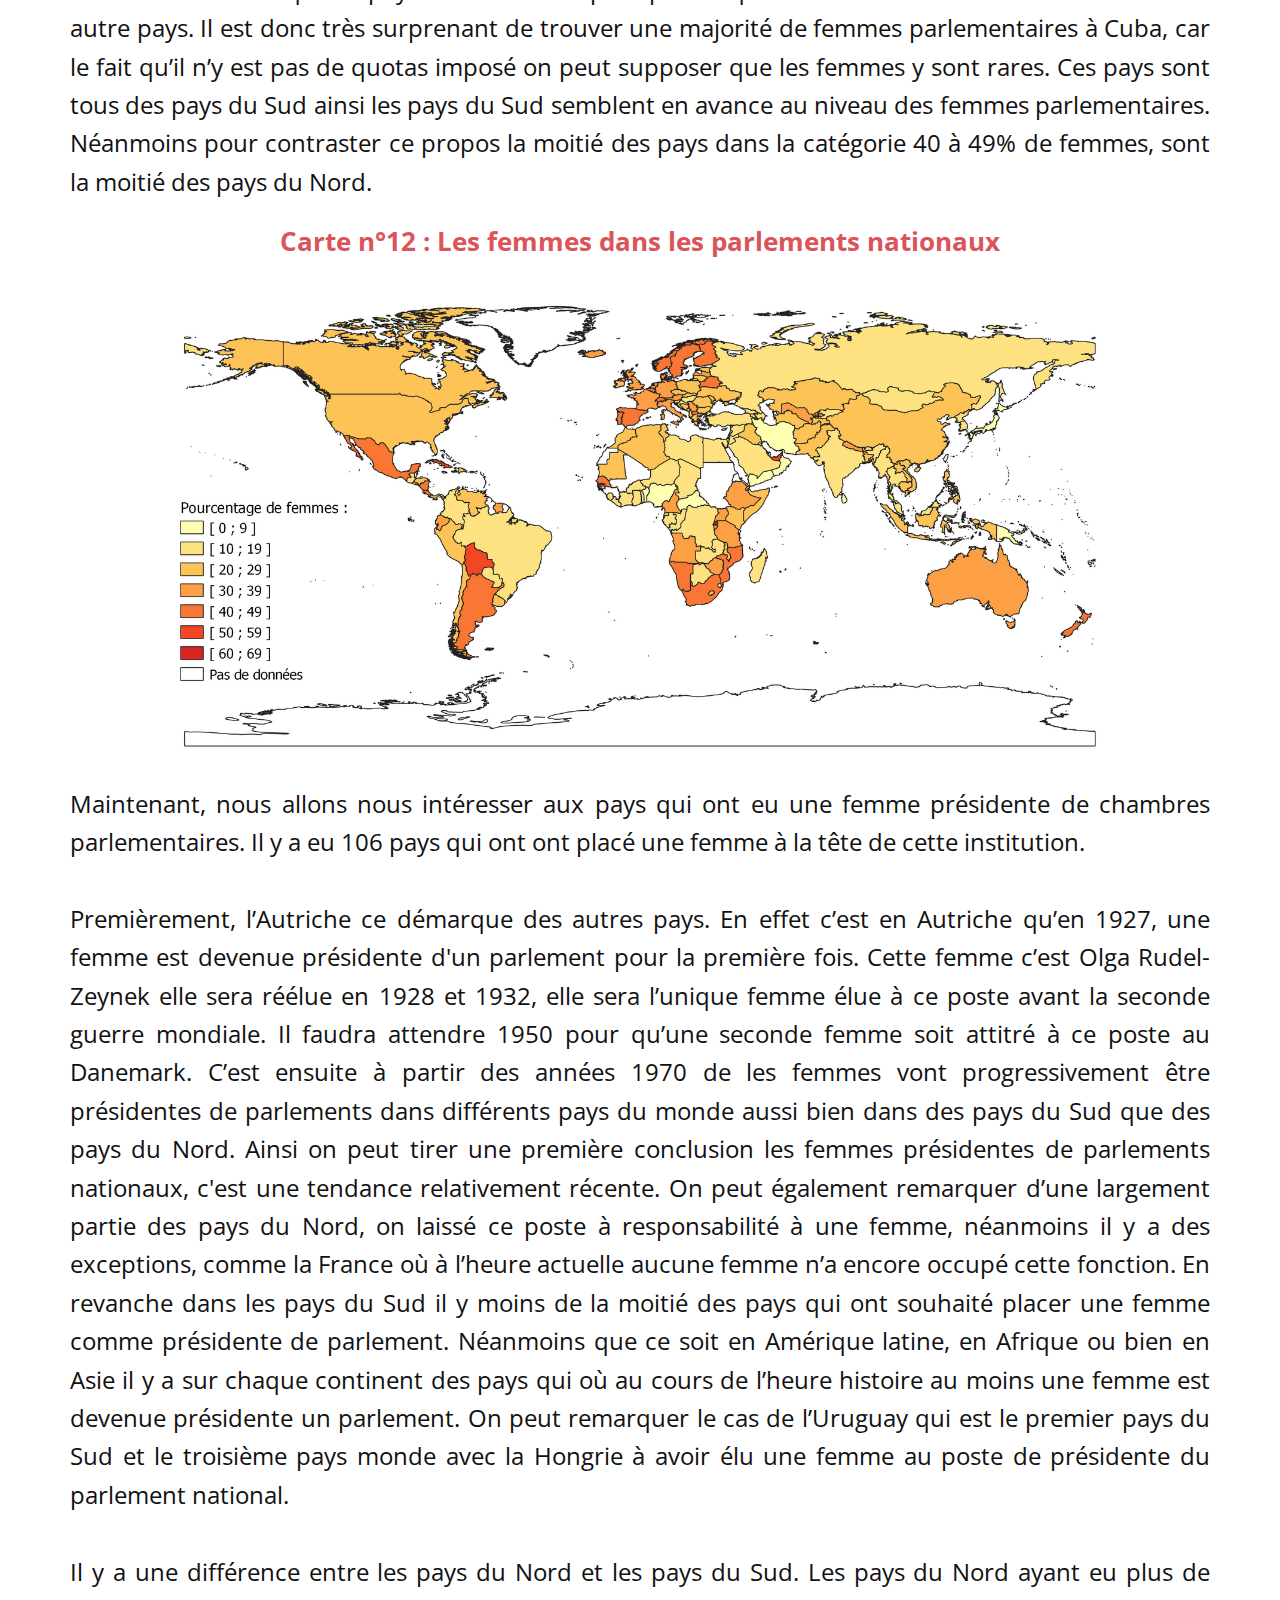
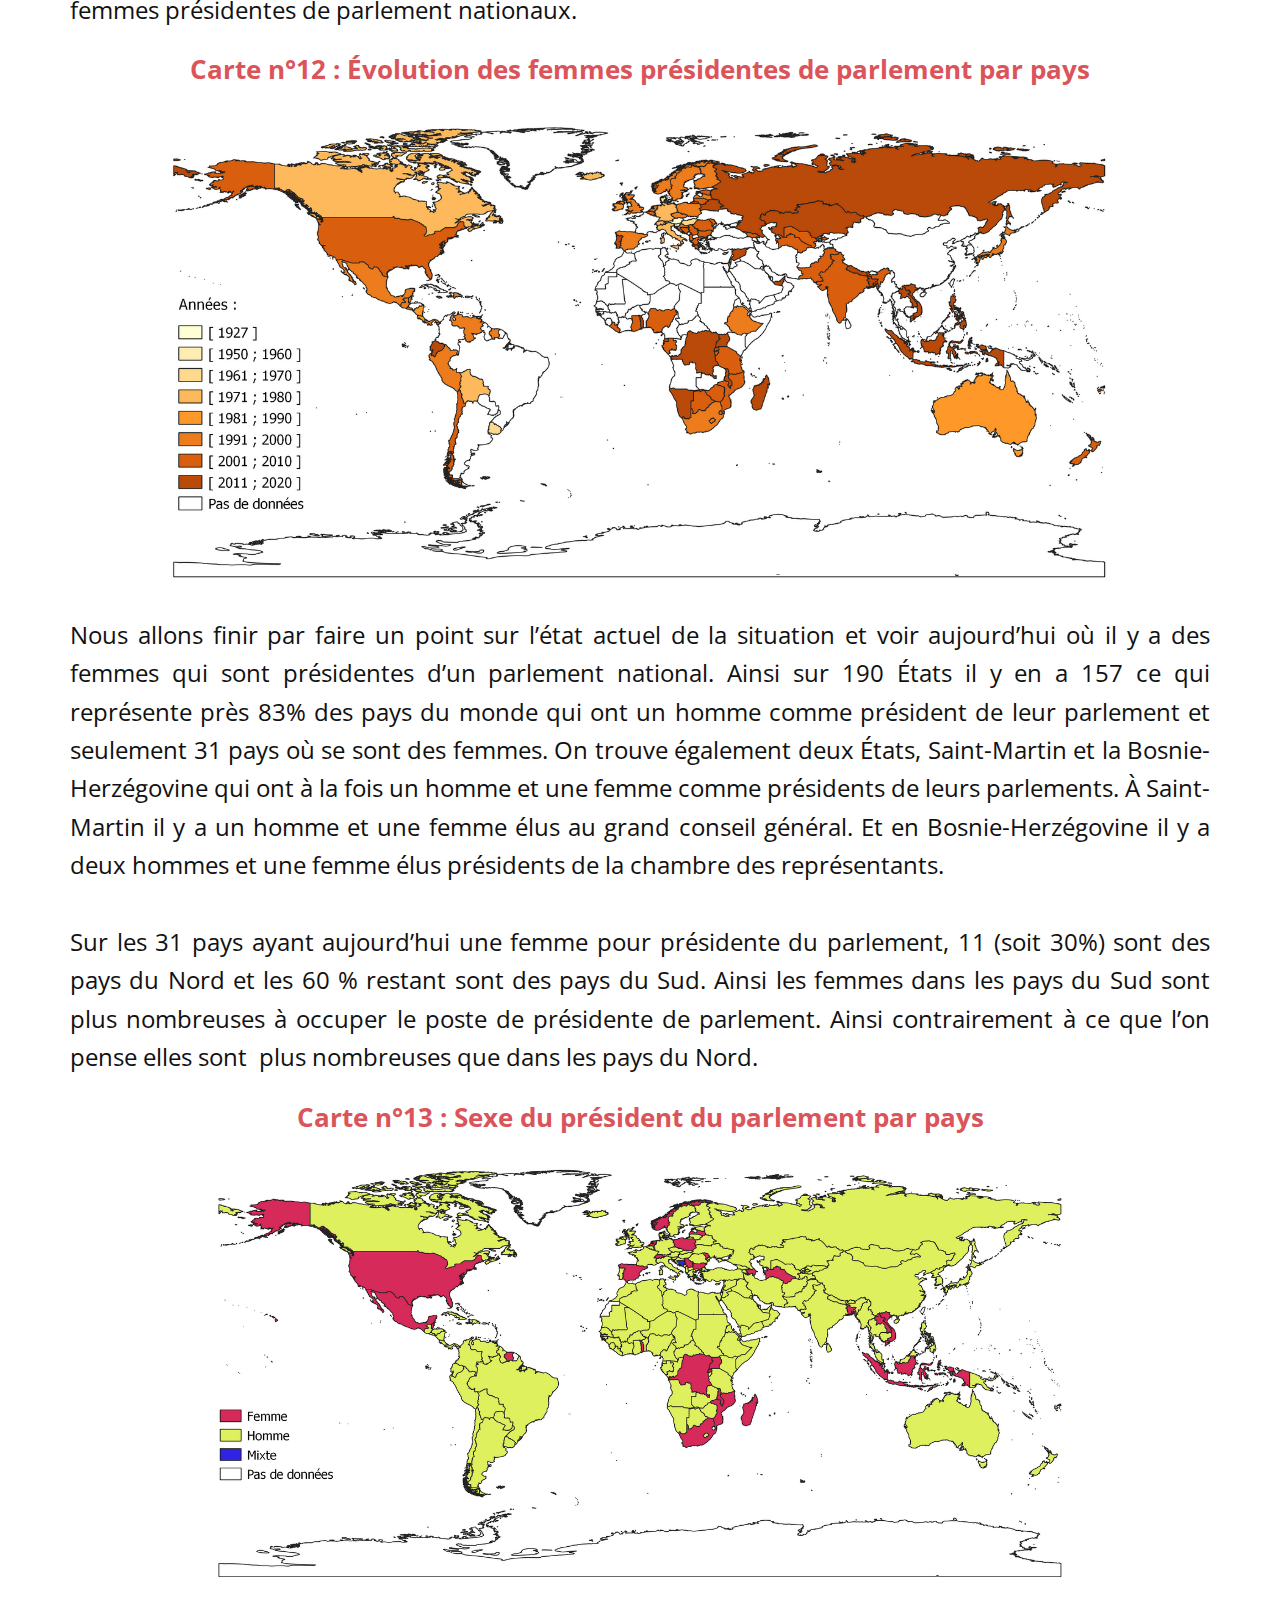
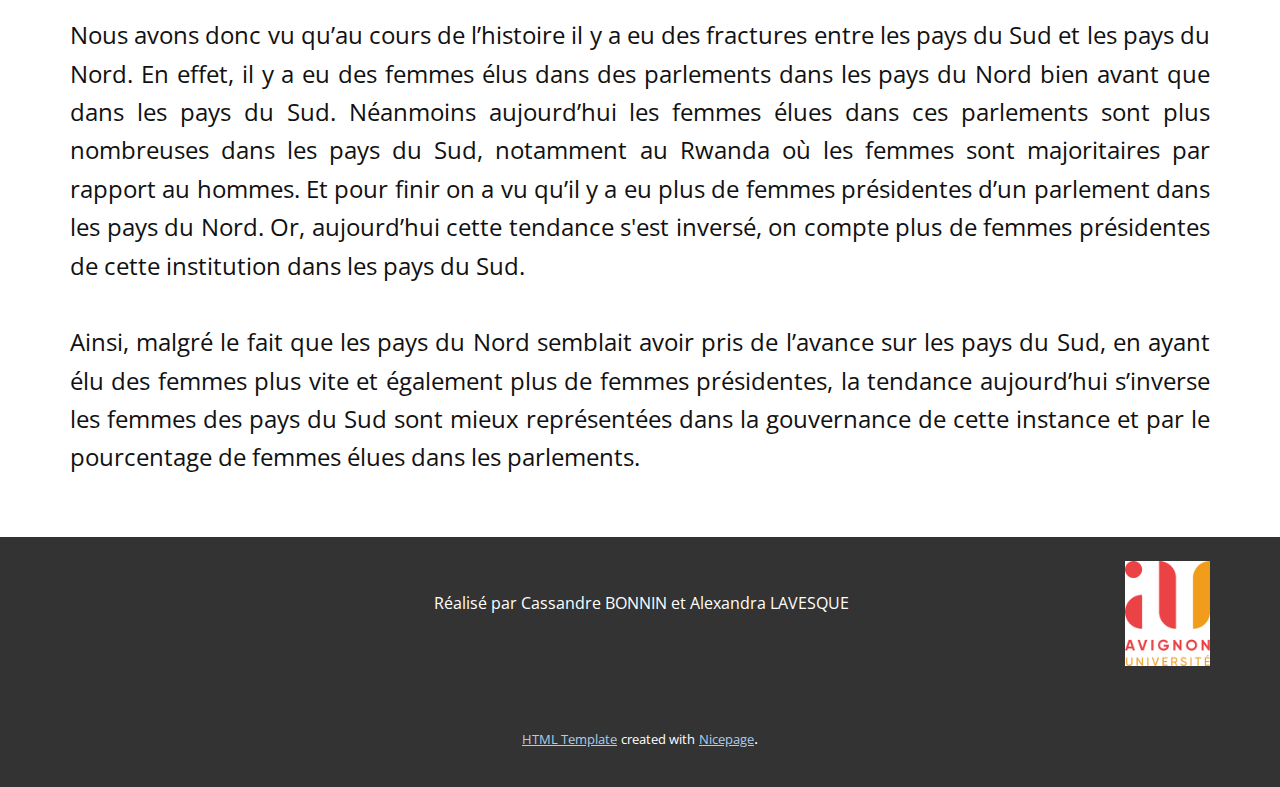
<file: Page-4.html>
<!DOCTYPE html>
<html style="font-size: 16px;">
  <head>
    <meta name="viewport" content="width=device-width, initial-scale=1.0">
    <meta charset="utf-8">
    <meta name="keywords" content="Femmes et pouvoir, A. Les femmes présidentes, B. Les femmes premières ministres, C. Les femmes dans les parlements">
    <meta name="description" content="">
    <meta name="page_type" content="np-template-header-footer-from-plugin">
    <title>Page 4</title>
    <link rel="stylesheet" href="nicepage.css" media="screen">
<link rel="stylesheet" href="Page-4.css" media="screen">
    <script class="u-script" type="text/javascript" src="jquery.js" defer=""></script>
    <script class="u-script" type="text/javascript" src="nicepage.js" defer=""></script>
    
    
    <link id="u-theme-google-font" rel="stylesheet" href="https://fonts.googleapis.com/css?family=Roboto:100,100i,300,300i,400,400i,500,500i,700,700i,900,900i|Open+Sans:300,300i,400,400i,600,600i,700,700i,800,800i">
    <script type="application/ld+json">{
		"@context": "http://schema.org",
		"@type": "Organization",
		"name": "",
		"url": "index.html"
}</script>
    <meta property="og:title" content="Page 4">
    <meta property="og:type" content="website">
    <meta name="theme-color" content="#478ac9">
    <link rel="canonical" href="index.html">
    <meta property="og:url" content="index.html">
  </head>
  <body class="u-body"><header class="u-clearfix u-header u-header" id="sec-0485"><div class="u-clearfix u-sheet u-sheet-1">
        <nav class="u-menu u-menu-dropdown u-offcanvas u-menu-1">
          <div class="menu-collapse" style="font-size: 1rem; letter-spacing: 0;">
            <a class="u-button-style u-custom-left-right-menu-spacing u-custom-padding-bottom u-custom-top-bottom-menu-spacing u-nav-link u-text-active-palette-1-base u-text-hover-palette-2-base" href="#">
              <svg><use xmlns:xlink="http://www.w3.org/1999/xlink" xlink:href="#menu-hamburger"></use></svg>
              <svg version="1.1" xmlns="http://www.w3.org/2000/svg" xmlns:xlink="http://www.w3.org/1999/xlink"><defs><symbol id="menu-hamburger" viewBox="0 0 16 16" style="width: 16px; height: 16px;"><rect y="1" width="16" height="2"></rect><rect y="7" width="16" height="2"></rect><rect y="13" width="16" height="2"></rect>
</symbol>
</defs></svg>
            </a>
          </div>
          <div class="u-nav-container">
            <ul class="u-nav u-unstyled u-nav-1"><li class="u-nav-item"><a class="u-button-style u-nav-link u-text-active-palette-1-base u-text-hover-palette-2-base" href="Page-1.html" style="padding: 10px 20px;">Page 1</a>
</li><li class="u-nav-item"><a class="u-button-style u-nav-link u-text-active-palette-1-base u-text-hover-palette-2-base" href="Page-2.html" style="padding: 10px 20px;">Page 2</a>
</li><li class="u-nav-item"><a class="u-button-style u-nav-link u-text-active-palette-1-base u-text-hover-palette-2-base" href="Page-3.html" style="padding: 10px 20px;">Page 3</a>
</li><li class="u-nav-item"><a class="u-button-style u-nav-link u-text-active-palette-1-base u-text-hover-palette-2-base" href="Page-4.html" style="padding: 10px 20px;">Page 4</a>
</li><li class="u-nav-item"><a class="u-button-style u-nav-link u-text-active-palette-1-base u-text-hover-palette-2-base" href="Page-5.html" style="padding: 10px 20px;">Page 5</a>
</li></ul>
          </div>
          <div class="u-nav-container-collapse">
            <div class="u-black u-container-style u-inner-container-layout u-opacity u-opacity-95 u-sidenav">
              <div class="u-menu-close"></div>
              <ul class="u-align-center u-nav u-popupmenu-items u-unstyled u-nav-2"><li class="u-nav-item"><a class="u-button-style u-nav-link" href="Page-1.html">Page 1</a>
</li><li class="u-nav-item"><a class="u-button-style u-nav-link" href="Page-2.html">Page 2</a>
</li><li class="u-nav-item"><a class="u-button-style u-nav-link" href="Page-3.html">Page 3</a>
</li><li class="u-nav-item"><a class="u-button-style u-nav-link" href="Page-4.html">Page 4</a>
</li><li class="u-nav-item"><a class="u-button-style u-nav-link" href="Page-5.html">Page 5</a>
</li></ul>
            </div>
            <div class="u-black u-menu-overlay u-opacity u-opacity-70"></div>
          </div>
        </nav>
      </div></header>
    <section class="u-clearfix u-section-1" id="sec-f402">
      <div class="u-clearfix u-sheet u-valign-bottom u-sheet-1">
        <h1 class="u-align-center u-heading-font u-text u-text-default u-text-palette-2-base u-title u-text-1">Femmes et pouvoir</h1>
        <p class="u-align-justify u-text u-text-default u-text-2">Avant de commencer cette nouvelle partie, il semble important de faire un point sur les différents régimes politiques démocratiques, pour comprendre le rôle joué par les présidents et présidentes.&nbsp;<br>
          <br>Nous allons commencer par le régime parlementaire, avec l’exemple du Royaume-Uni.<br>Un régime politique caractérise le fonctionnement des pouvoirs publics dans les démocraties.&nbsp; Il en existe trois. Le régime parlementaire comme au Royaume-Uni. Dans ce régime politique, le pouvoir exécutif se compose de deux personnes. Le souverain qui est aujourd’hui la reine Elizabeth II, elle n’exerce pas de pouvoir politique, elle a le rôle de « figure » représentative du pays. Et de l’autre côté, c’est le cabinet qui exerce le pouvoir exécutif avec à sa tête le Premier ministre qui doit être soutenu par la majorité de la Chambre des communes.&nbsp;<br>Le pouvoir législatif est composé de la Chambre des communes et de la Chambre des Lords, c’est de type bicaméral. Le pouvoir exécutif et législatif sont interdépendants. Le Premier ministre peut dissoudre le Parlement et être renversé par lui.&nbsp;<br>
          <br>Un second régime, c’est le régime présidentiel, comme aux États-Unis.&nbsp;<br>Le pouvoir exécutif repose sur un président qui est élu au suffrage universel indirect. Il est à la fois le chef de l’Etat et le chef du gouvernement. Il dispose d’un droit de veto sur les lois votées par le Congrès. Le pouvoir législatif se compose du Sénat et de la Chambre des représentants ce qui forme le Congrès. Il vote les lois et le budget. Le président et le Congrès sont deux pouvoirs indépendants, ils ne peuvent pas se renverser.&nbsp;<br>
          <br>
          <br>Pour finir il existe un régime nommé le régime semi-présidentiel, comme en France.&nbsp;<br>On parle souvent de régime mixte car ils possèdent des caractéristiques du régime parlementaire et du régime présidentiel. Pour le pouvoir exécutif dans un régime mixte se compose du président et d’un gouvernement dirigé par le Premier ministre. Le président est élu au suffrage universel direct. Il est aussi appelé chef de l’Etat dont les fonctions sont tout d’abord la représentation extérieure, la promulgation des lois… Il peut faire appel au référendum ou dissoudre l’Assemblée nationale. Le Premier ministre est le chef du gouvernement. Le gouvernement est responsable devant le Parlement. Le pouvoir législatif est exercé par le Parlement composé de l’Assemblée Nationale et du Sénat.&nbsp; Les députés sont élus au suffrage universel direct pour 5 ans et les sénateurs sont élus au suffrage indirect pour 6 ans.&nbsp;&nbsp;<br>
          <br>Pour illustrer les différents régimes politique qui existe dans le monde nous avons réalisé la carte ci-dessous.&nbsp;
        </p>
        <p class="u-align-justify u-text u-text-default u-text-palette-2-base u-text-3">
          <a href="https://data.ipu.org/fr/compare?field=country%3A%3Afield_structure_of_parliament#map" target="_blank"> Carte n°4 : Les régimes politiques</a>
        </p>
        <img src="images/Rgimepolitique.png" alt="" class="u-image u-image-default u-image-1" data-image-width="3501" data-image-height="1656">
        <p class="u-align-justify u-text u-text-default u-text-4">Il y a une prédominance pour le régime présidentiel. C’est le régime le plus répandu en Amérique Latine mais également la moitié des pays d’Afrique sont sous ce régime politique. Ensuite le régime parlementaire est présent dans 38 pays et le régime semi-présidentiel dans 35 pays. Ainsi c’est deux régimes sont réparti de façon égal dans le monde. Le régime semi-présidentiel est notamment présent en Europe et en Afrique. Tandis que le régime parlementaire est présent sur tous les continents.&nbsp;<br>
          <br>Ensuite, comme nous avons vu dans le régime parlementaire, le pouvoir est&nbsp; bicaméral, cela signifie qu’il est divisé en deux chambres ( “bi” = deux et “caméra”= chambre en latin). Il existe deux types de pouvoir celui bicaméral et celui unicaméral, c’est-à-dire composé d’une seule chambre. Ainsi nous avons représenté c’est deux types de pouvoir avec la carte suivante.&nbsp;
        </p>
        <p class="u-align-justify u-text u-text-default u-text-palette-2-base u-text-5">
          <a href="https://data.ipu.org/fr/compare?field=country%3A%3Afield_structure_of_parliament#map"> Carte n°5 : Structures des parlements</a>
        </p>
        <img src="images/Bicameral_Unicameral.png" alt="" class="u-image u-image-default u-image-2" data-image-width="3497" data-image-height="1640">
        <p class="u-align-justify u-text u-text-default u-text-6">Dans 113 pays du monde c’est un pouvoir de type bicaméral qui est en place, comme en France où il y a deux chambres, assemblée nationale et le sénat. Tandis qu’il y a 79 de pays sous un pouvoir unicaméral, comme en Norvège où il y a une seule chambre, le parlement.&nbsp;<br>
          <br>Maintenant que nous avons fait un point sur les différents régimes politiques qui existent dans le monde, nous allons pouvoir commencer à voir si des femmes ont réussi à accéder à des postes de hautes responsabilités politique, tel que Présidente, Première ministre et pour finir nous allons voir les proportions de femmes parlementaires dans les différents pays du monde.&nbsp;
        </p>
        <h2 class="u-align-justify u-text u-text-default u-text-palette-3-base u-text-7">A. Les femmes présidentes</h2>
        <p class="u-align-justify u-text u-text-default u-text-8"> Le statut de Président est le plus haut important d’un État, ainsi nous allons voir si des femmes ont réussi à occuper cette fonction. Il y a 58 pays dans le monde qui ont eu une présidente comme chef d’État. Soit 30% des pays du monde ont été dirigé par une femme. Sur c’est 58 pays, 72.4% soit 42 pays n’ont eu qu’une seule femme présidente, 20.7% ont eu deux femmes présidentes soit 12 pays. Un pays se distingue des autres, c’est Saint Marin, pour&nbsp; lequel 18 femmes ont accédé à la plus haute fonction de l’État celle de <a href="https://fr.wikipedia.org/wiki/Capitaine-r%C3%A9gent ">Capitaine-</a>
          <a href="https://fr.wikipedia.org/wiki/Capitaine-r%C3%A9gent " target="_blank">Régente</a> entre 1981 et 2020. Ce nombre très important de femmes élues à ce poste peut s’expliquer par le fait que sont élus deux capitaines-régents, ainsi il y a plus de chance pour d’une femme soit élue. De plus les mandats ne dure que 6 mois, les capitaines-régents sont élus du 1er avril au 1er octobre, ce qui explique également le nombre important de femmes élues à ce poste entre 1981 et 2020.&nbsp;<br>La carte ci-dessous nous montre le nombre de femmes devenues présidentes dans le monde par pays.&nbsp;
        </p>
        <p class="u-align-justify u-text u-text-default u-text-palette-2-base u-text-9">
          <a target="_blank"> Carte n°6 : Nombres de femmes ayant occupées le poste de présidentes par pays</a>
        </p>
        <img src="images/Nombreprsidentes.png" alt="" class="u-image u-image-default u-image-3" data-image-width="3501" data-image-height="1660">
        <p class="u-align-justify u-text u-text-default u-text-10">Nous allons nous intéresser, aux femmes devenues présidentes dans le monde et plus particulièrement à partir de quelles années elles ont accédés à la plus haute fonction de l’État. Sur les 58 pays ayant eu une femme comme présidentes, 16 se sont vu à tribuer ce poste par intérim. Ainsi la première femme à accéder à ce poste est Sühbaataryn Yanjmaa, présidente par intérim du présidium du Grand Khural de la République populaire mongole du 23 septembre 1953 au 7 juillet 1954. Par la suite il y aura trois d’autres<a href="https://fr.wikipedia.org/wiki/Liste_de_dirigeantes_politiques "> femmes présidentes par </a>
          <a href="https://fr.wikipedia.org/wiki/Liste_de_dirigeantes_politiques " target="_blank">intérim</a>, en Chine en 1968, en Argentine en 1974 et en bolivie en 1979. Ainsi la première femme élue démocratiquement présidente est <a href=" http://www.linternaute.com/actualite/dossier/05/femmes-en-politique/portrait-europe-4.shtml" target="_blank">Vigdis</a>
          <a href=" http://www.linternaute.com/actualite/dossier/05/femmes-en-politique/portrait-europe-4.shtml"> Finnbogadottir</a>, en Islande en 1980. Elle dirigea pendant 16 ans le pays. Sur le 58 pays ayant une femme comme présidente plus de la moitié, exactement 32 ont vu une femme à la tête du pays entre 2001 et 2019. Le dernier pays ayant eu pour la première fois une femme présidente est la Slovaquie le 15 juin 2019.&nbsp; &nbsp; &nbsp; &nbsp;&nbsp;<br>
          <br>Deux zones qui semblent se distinguer, en effet l’Amérique du Sud ainsi que l’Asie du Sud Est sont deux zones où il y a eu de nombreux pays où des femmes ont été élues présidentes. En Europe mais également en Afrique ont peu voir que peu de pays ont placé une femme à la tête de l’État.&nbsp;<br>
          <br>Ainsi, contrairement à ce qu’on peut penser, on trouve plus de femmes élues présidentes dans les pays du Sud que dans les pays du Nord.&nbsp;
        </p>
        <p class="u-align-justify u-text u-text-default u-text-palette-2-base u-text-11">
          <a href="https://data.ipu.org/fr/compare?field=country%3Afield_first_woman_in_parliamen%3Afield_year#map " target="_blank"> Carte n°7 : Les femmes devenues présidente entre 1953 et 2019</a>
        </p>
        <img src="images/Prsidente.png" alt="" class="u-image u-image-default u-image-4" data-image-width="3501" data-image-height="1676">
        <h2 class="u-align-justify u-text u-text-default u-text-palette-3-base u-text-12">B. Les femmes premières ministres</h2>
        <p class="u-align-justify u-text u-text-default u-text-13"> Maintenant, nous allons faire une point sur les femmes élues premières ministres dans le monde, de 1958 à nos jours. Il y a 54 pays qui ont eu une femme comme première ministre. Parmis ces pays, 68,5% soit 37 pays n’ont eu qu’une seule femme au poste de première ministre. Seulement 10 pays ont eu deux femmes entre 1958 et 2019 comme première ministre, ce qui représente moins de 20% des 54 pays. Ici, il n’y a pas de pays qui se démarque des autres, il y a juste le Pérou qui a eu quatre femmes au total au poste de première ministre, ce qui fait de ce pays, le premier pays de ce classement. Néanmoins la première femme péruvienne à être première ministre est Beatriz Merino, elle accéda à cette fonction le 23 juin 2003. Ensuite, en 2011 Rosario Fernández, en 2014 Ana Jara et la dernière femme à accéder à cette fonction est Mercedes Aráoz du 17 septembre 2017 au 2 avril 2018.<br>La carte ci-dessous nous montre le nombre de femmes devenues premières ministres dans le monde par pays.&nbsp;
        </p>
        <p class="u-align-justify u-text u-text-default u-text-palette-2-base u-text-14">
          <a href="https://www.rulers.org/ "> Carte n°8 : Nombres de femmes ayant occupées le poste de premier ministre par pays</a>
        </p>
        <img src="images/Nombrepremireministre.png" alt="" class="u-image u-image-default u-image-5" data-image-width="3505" data-image-height="1660">
        <p class="u-align-justify u-text u-text-default u-text-15">Nous allons, maintenant nous intéresser aux périodes où les femmes devenues premières ministres dans le monde, qui est une des fonctions les plus prestigieuses de la fonction politique. Ainsi on remarque qu’il y a autant de pays qui ont vu pour la première fois une femme au poste de première ministre, entre 1958 et 1990, qu’entre 1991 et 2000. En effet, entre 1958 et 1990 il y a onze pays qui ont une femme comme première ministre, ces pays sont le Canada, Sri Lanka, Inde, Israël, Royaume-Uni, Centrafrique, Portugal, Dominique, Norvège et Lituanie. Ainsi la première femme, accédant à ce poste est Sirimavo Bandaranaike en 1960 en Inde, elle occupera à trois reprise ce poste. Avant elle, Ellen Loucks Fairclough fut nommé première ministre par intérim du 19 au<a href="https://fr.wikipedia.org/wiki/20_f%C3%A9vrier"></a>20 février 1958 au Canada. Ainsi 32 pays ont eu pour la première fois une femmes comme première ministre entre 2001 à nos jours, ce qui est une période très récente.&nbsp;<br>
          <br>Si on observe la carte ci-dessous, on peut remarquer qu’une zone se distingue des autres, en effet l’Europe est une zone plus colorée des autres ce qui montre que plus de pays ont eu une femme à la tête du gouvernement. Il y a quelques pays d’Asie mais relativement peu.&nbsp;<br>
          <br>Ainsi, contrairement aux femmes présidentes qui étaient plus nombreuses dans les pays du Sud, ici c’est l’inverse il y a plus de femmes premières ministres dans les pays du Nord.&nbsp;
        </p>
        <p class="u-align-justify u-text u-text-default u-text-palette-2-base u-text-16">
          <a href="https://www.rulers.org/"> Carte n°9 : Les pays ayant eu une femmes comme premier ministre</a>
        </p>
        <img src="images/Datepremireministre.png" alt="" class="u-image u-image-default u-image-6" data-image-width="3501" data-image-height="1664">
        <h2 class="u-align-justify u-text u-text-default u-text-palette-3-base u-text-17">C. Les femmes dans les parlements&nbsp;</h2>
        <p class="u-align-justify u-text u-text-default u-text-18"> Pour introduire cette partie, il semble intéressant de commencer par observer cette carte, qui montre quand une femme est entrée pour la première fois dans un parlement national.&nbsp;</p>
        <p class="u-align-justify u-text u-text-default u-text-palette-2-base u-text-19">
          <a href="https://data.ipu.org/fr/compare?field=country%3Afield_first_woman_in_parliamen%3Afield_year#map "> Carte n°10 : Première femme dans un parlement national</a>
        </p>
        <img src="images/Annespremirefemmeparlement1.png" alt="" class="u-image u-image-default u-image-7" data-image-width="3497" data-image-height="1652">
        <p class="u-align-justify u-text u-text-default u-text-20">Ainsi, la Finlande est le premier pays d’Europe et du monde où des femmes seront élues dans un parlement. C’était en 1907, <a href=" http://www.helsinki.fi/sukupuolentutkimus/aanioikeus/en/articles/first.htm " target="_blank">dix-neuf femmes feront leur entrée dans le parlement finlandais</a> sur les deux cents sièges que compte ce parlement, c’est donc près de 10% du parlement qui est composé de femme. Ce qui fait de la finlande un pays pionniers de l’égalité hommes et femmes. Parmis les dix-neuf femmes élues au parlement finlandais on trouve des femmes venant de tout horizon, il y en a beaucoup qui sont professeures, couturières ou encore journaliste, c’est le cas de Miina Sillanpää, elle défendra entre autre les droit syndicaux des femmes, elle sera par la suite, en 1926 la première femme ministre d’un gouvernement finlandais, elle deviendra un symbole de l’égalité dans son pays. Mais toutes ces femmes ayant siégé au parlement finlandais étaient des femmes engagé politiquement pour le droit des femmes notamment.&nbsp; &nbsp; &nbsp;<br>
          <br>Ensuite, on peut voir que les pays du Nord ont tous mis à part quelques pays d’Europe de l’Est eu des femmes dans leurs parlements avant 1950. En opposition avec les pays du Sud où les femmes vont faire leur apparitions dans les parlements nationaux plutôt entre 1950 et 2009 (soit après l’indépendance de ces pays). Le dernier pays où une femme est entrée pour siéger dans un parlement c’est au<a href="https://www.lemonde.fr/proche-orient/article/2009/05/18/quatre-femmes-elues-deputees-au-koweit_1194616_3218.html "></a>
          <a href="https://www.lemonde.fr/proche-orient/article/2009/05/18/quatre-femmes-elues-deputees-au-koweit_1194616_3218.html " target="_blank">Koweït</a> et cela en 2009. Cette arrivée tardive dans le parlement du Koweït peut s’expliquer premièrement par le fait que les koweïtiennes n’ont été éligible aux élections qu’à partir de 2005, c’est donc quatre ans plus tard que quatre femmes ont pu faire leur première entrée dans le parlement national. Un second facteur pouvant expliquer que les koweïtiennes n’ont pu accéder à cette fonction avant 2009 est le fait que le pays soit à majorité musulmane et qu’il y a notamment des islamistes qui ont jusqu’à lors fait pression pour éloigner les femmes de ce type de poste.&nbsp; &nbsp; &nbsp; &nbsp; &nbsp;<br>
          <br>Ainsi, cette première carte montre la fracture entre les pays du Nord et les pays du Sud. Les pays du Sud ont été plus tardif à accueillir des femmes dans leur parlement, nous avons notamment vu l’exemple du Koweït. Nous pouvons donc nous demander si suite à l’entrée des femmes dans les parlements des quotas ont été instauré en faveur de la parité homme femme.&nbsp;<br>&nbsp; &nbsp;&nbsp;<br>Suite aux mouvements féministes, des politiques ont été mise en place pour que les femmes est plus de droits. Nous allons nous intéresser aux réglementations dans les parlements nationaux, les États ont-ils instauré des quotas pour réduire les inégalités entre les hommes et les femmes dans ces institutions politiques ?&nbsp; &nbsp; &nbsp;<br>
          <br>Il y a bien des pays qui ont instauré des quotas afin que les femmes soit mieux représenté dans les parlements nationaux, mais ça ne représente seulement 55% des pays du monde. Il y a presque autant de pays où il y a des quotas que de pays n’imposant aucun quotas. Maintenant si on regarde de plus près on peut voir qu’en Europe les États ont adopté des quotas, de même en Amérique latine à l'exception de quelques pays. Ensuite l’Afrique une majorité de pays ont adopté des quotas mais il reste néanmoins dix-huit pays qui à l’heure actuelle n’ont pas choisi d’imposer des quotas de femmes dans les parlements. De même en Asie il n’y a pas de réel tendance qui se dégage. Ainsi à part l’Europe et l’Amérique latine qui impose des quotas il y a pas vraiment d’impulsion qui met en place des quotas pour plus de parité. Nous pouvons donc dire que les pays du Nord et les pays du Sud se trouve au même niveau en ce qui concerne la loi face au quotas de femmes dans des parlements nationaux.&nbsp;
        </p>
        <p class="u-align-justify u-text u-text-default u-text-palette-2-base u-text-21">
          <a href="https://data.ipu.org/fr/compare?field=chamber%3Afield_chamber_speakers%3Afield_sex&amp;structure=any__lower_chamber#map " target="_blank"> Carte n°11 : Instauration de quotas parlementaire</a>
        </p>
        <img src="images/Quotasparlement.png" alt="" class="u-image u-image-default u-image-8" data-image-width="3505" data-image-height="1668">
        <p class="u-align-justify u-text u-text-default u-text-22"> Bien que certains pays imposent des quotas, nous allons voir si cela à un impact dans le pourcentage de femmes présentent dans chaque parlement national.&nbsp; &nbsp;&nbsp;<br>Sans réel surprise les pays où il y a le moins de femmes parlementaires en 2020, sont des pays où il n’y a pas de quotas imposé. Parmis ces pays on retrouve trois pays ont il n’y a aucune femme dans le parlement national, ces pays sont la micronésie, la Papouasie Nouvelle Guinée et Vanuatu. Les quotas semblent donc bénéfique, on peut voir que dans tous les pays où il y a des quotas ont au minimum entre 10 et 19% de femmes. On peut remarquer que sur 187 pays, il y a 110 pays qui ont entre 10 à 29% de femmes présentent dans un parlement. Mais on peut voir que dans quatre pays les femmes sont majoritaire dans les parlements, ces quatres pays sont les Emirats Arabes Unis, la Bolivie, Cuba et le Rwanda. Sur ces quatre pays seul Cuba n’impose pas de quotas de femmes contrairement aux trois autre pays. Il est donc très surprenant de trouver une majorité de femmes parlementaires à Cuba, car le fait qu’il n’y est pas de quotas imposé on peut supposer que les femmes y sont rares. Ces pays sont tous des pays du Sud ainsi les pays du Sud semblent en avance au niveau des femmes parlementaires. Néanmoins pour contraster ce propos la moitié des pays dans la catégorie 40 à 49% de femmes, sont la moitié des pays du Nord.
        </p>
        <p class="u-align-justify u-text u-text-default u-text-palette-2-base u-text-23">
          <a href="https://data.ipu.org/fr/compare?field=chamber%3A%3Acurrent_women_percent&amp;structure=any__lower_chamber#map "> Carte n°12 : Les femmes dans les parlements nationaux</a>
        </p>
        <img src="images/Pourcentagefemmes.png" alt="" class="u-image u-image-default u-image-9" data-image-width="3506" data-image-height="1693">
        <p class="u-align-justify u-text u-text-default u-text-24"> Maintenant, nous allons nous intéresser aux pays qui ont eu une femme présidente de chambres parlementaires. Il y a eu 106 pays qui ont ont placé une femme à la tête de cette institution.&nbsp;<br>
          <br>Premièrement, l’Autriche ce démarque des autres pays. En effet c’est en Autriche qu’en 1927, une femme est devenue présidente d'un parlement pour la première fois. Cette femme c’est Olga Rudel-Zeynek elle sera réélue en 1928 et 1932, elle sera l’unique femme élue à ce poste avant la seconde guerre mondiale. Il faudra attendre 1950 pour qu’une seconde femme soit attitré à ce poste au Danemark. C’est ensuite à partir des années 1970 de les femmes vont progressivement être présidentes de parlements dans différents pays du monde aussi bien dans des pays du Sud que des pays du Nord. Ainsi on peut tirer une première conclusion les femmes présidentes de parlements nationaux, c'est une tendance relativement récente. On peut également remarquer d’une largement partie des pays du Nord, on laissé ce poste à responsabilité à une femme, néanmoins il y a des exceptions, comme la France où à l’heure actuelle aucune femme n’a encore occupé cette fonction. En revanche dans les pays du Sud il y moins de la moitié des pays qui ont souhaité placer une femme comme présidente de parlement. Néanmoins que ce soit en Amérique latine, en Afrique ou bien en Asie il y a sur chaque continent des pays qui où au cours de l’heure histoire au moins une femme est devenue présidente un parlement. On peut remarquer le cas de l’Uruguay qui est le premier pays du Sud et le troisième pays monde avec la Hongrie à avoir élu une femme au poste de présidente du parlement national.&nbsp; &nbsp; &nbsp;<br>
          <br>Il y a une différence entre les pays du Nord et les pays du Sud. Les pays du Nord ayant eu plus de femmes présidentes de parlement nationaux.&nbsp;
        </p>
        <p class="u-align-justify u-text u-text-default u-text-palette-2-base u-text-25">
          <a href="http://archive.ipu.org/PDF/publications/wmn45-05_fr.pdf "> Carte n°12 : Évolution des femmes présidentes de parlement par pays</a>
        </p>
        <img src="images/Annepremirefemmeprsidenteparlement.png" alt="" class="u-image u-image-default u-image-10" data-image-width="3501" data-image-height="1668">
        <p class="u-align-justify u-text u-text-default u-text-26"> Nous allons finir par faire un point sur l’état actuel de la situation et voir aujourd’hui où il y a des femmes qui sont présidentes d’un parlement national. Ainsi sur 190 États il y en a 157 ce qui représente près 83% des pays du monde qui ont un homme comme président de leur parlement et seulement 31 pays où se sont des femmes. On trouve également deux États, Saint-Martin et la Bosnie-Herzégovine qui ont à la fois un homme et une femme comme présidents de leurs parlements. À Saint-Martin il y a un homme et une femme élus au grand conseil général. Et en Bosnie-Herzégovine il y a deux hommes et une femme élus présidents de la chambre des représentants.<br>
          <br>Sur les 31 pays ayant aujourd’hui une femme pour présidente du parlement, 11 (soit 30%) sont des pays du Nord et les 60 % restant sont des pays du Sud. Ainsi les femmes dans les pays du Sud sont plus nombreuses à occuper le poste de présidente de parlement. Ainsi contrairement à ce que l’on pense elles sont&nbsp; plus nombreuses que dans les pays du Nord.
        </p>
        <p class="u-align-justify u-text u-text-default u-text-palette-2-base u-text-27">
          <a href="https://data.ipu.org/fr/compare?field=chamber%3Afield_chamber_speakers%3Afield_sex&amp;structure=any__lower_chamber#map "> Carte n°13 : Sexe du président du parlement par pays</a>
        </p>
        <img src="images/Sexeprsidentparlement.png" alt="" class="u-image u-image-default u-image-11" data-image-width="3506" data-image-height="1657">
        <p class="u-align-justify u-text u-text-default u-text-28"> Nous avons donc vu qu’au cours de l’histoire il y a eu des fractures entre les pays du Sud et les pays du Nord. En effet, il y a eu des femmes élus dans des parlements dans les pays du Nord bien avant que dans les pays du Sud. Néanmoins aujourd’hui les femmes élues dans ces parlements sont plus nombreuses dans les pays du Sud, notamment au Rwanda où les femmes sont majoritaires par rapport au hommes. Et pour finir on a vu qu’il y a eu plus de femmes présidentes d’un parlement dans les pays du Nord. Or, aujourd’hui cette tendance s'est inversé, on compte plus de femmes présidentes de cette institution dans les pays du Sud.&nbsp; &nbsp; &nbsp;<br>
          <br>Ainsi, malgré le fait que les pays du Nord semblait avoir pris de l’avance sur les pays du Sud, en ayant élu des femmes plus vite et également plus de femmes présidentes, la tendance aujourd’hui s’inverse les femmes des pays du Sud sont mieux représentées dans la gouvernance de cette instance et par le pourcentage de femmes élues dans les parlements.&nbsp;
        </p>
      </div>
    </section>
    
    
    <footer class="u-align-right u-clearfix u-footer u-grey-80 u-footer" id="sec-b68e"><div class="u-clearfix u-sheet u-sheet-1">
        <img src="images/logouniversitavignon.png" alt="" class="u-image u-image-default u-image-1" data-image-width="202" data-image-height="250">
        <p class="u-small-text u-text u-text-variant u-text-1">Réalisé par Cassandre BONNIN et Alexandra LAVESQUE</p>
      </div></footer>
    <section class="u-backlink u-clearfix u-grey-80">
      <a class="u-link" href="https://nicepage.com/html-templates" target="_blank">
        <span>HTML Template</span>
      </a>
      <p class="u-text">
        <span>created with</span>
      </p>
      <a class="u-link" href="https://nicepage.com/html-templates" target="_blank">
        <span>Nicepage</span>
      </a>. 
    </section>
  </body>
</html>
</file>
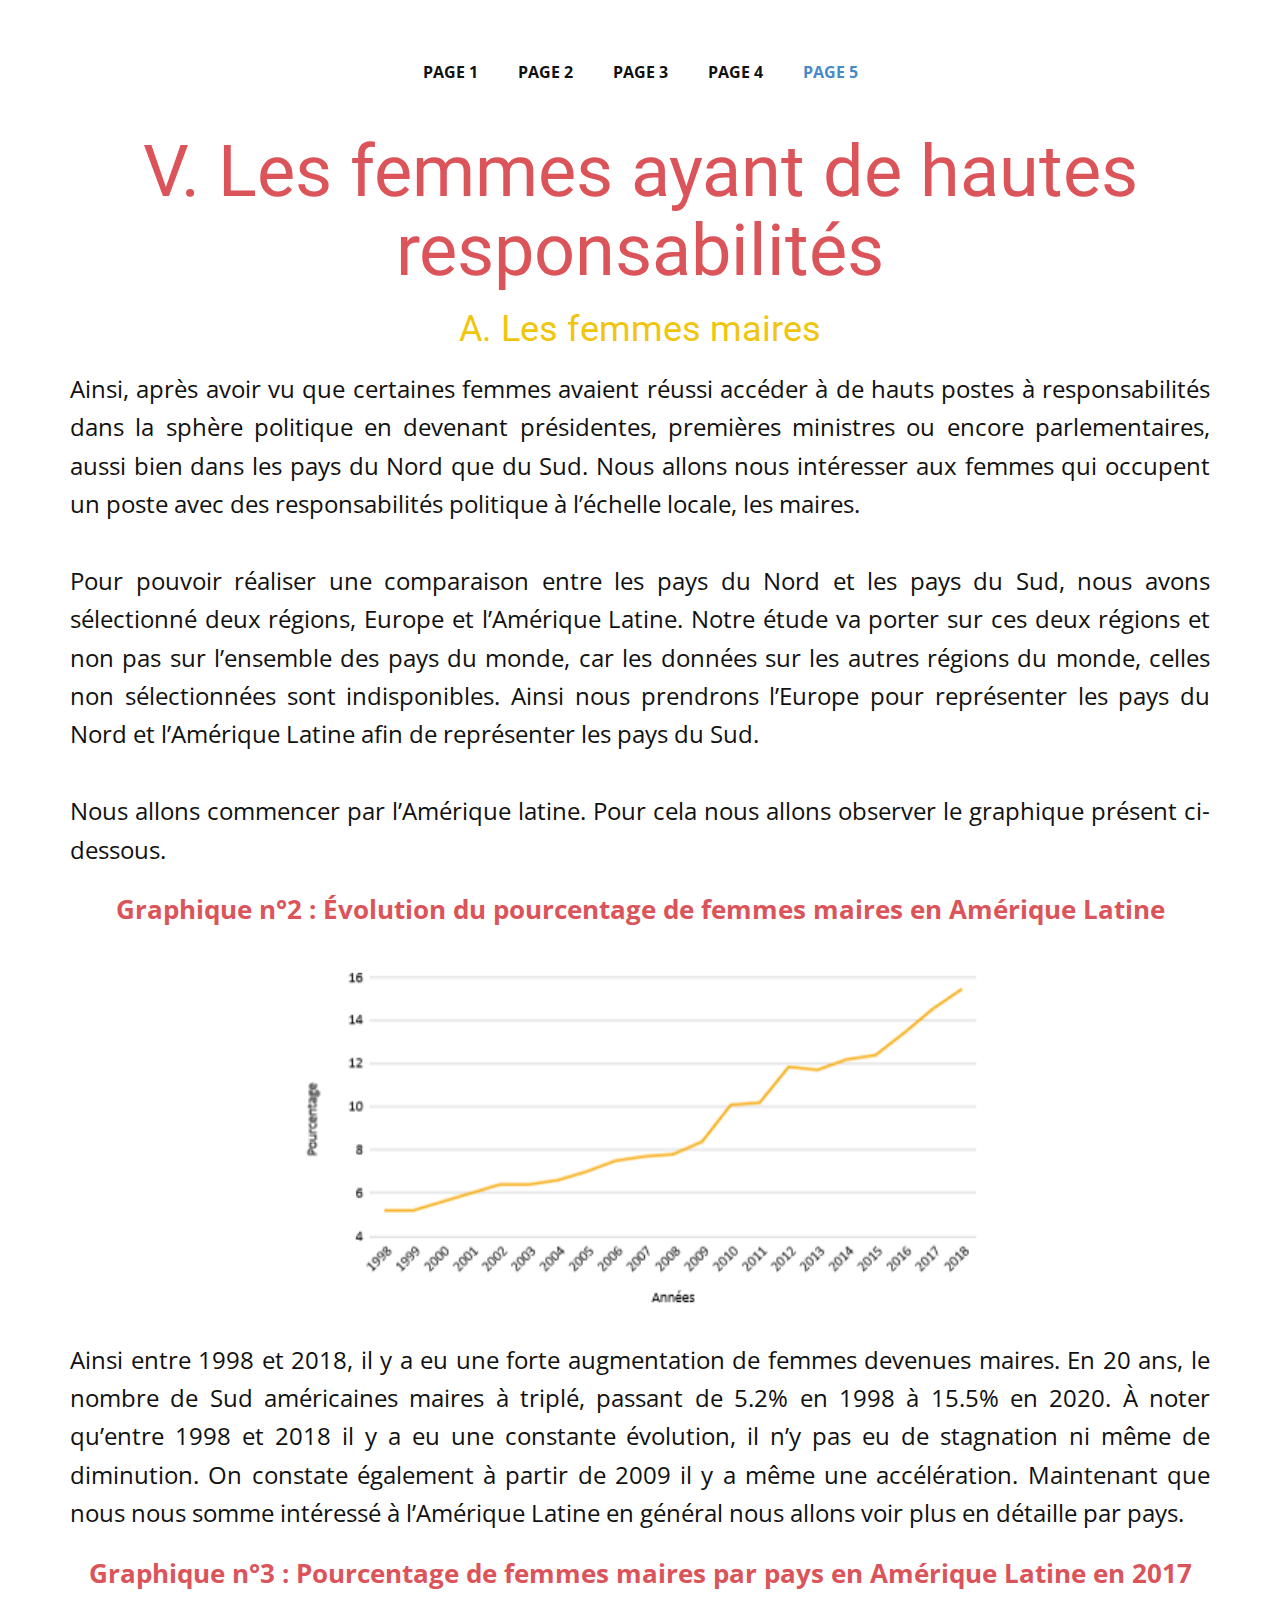
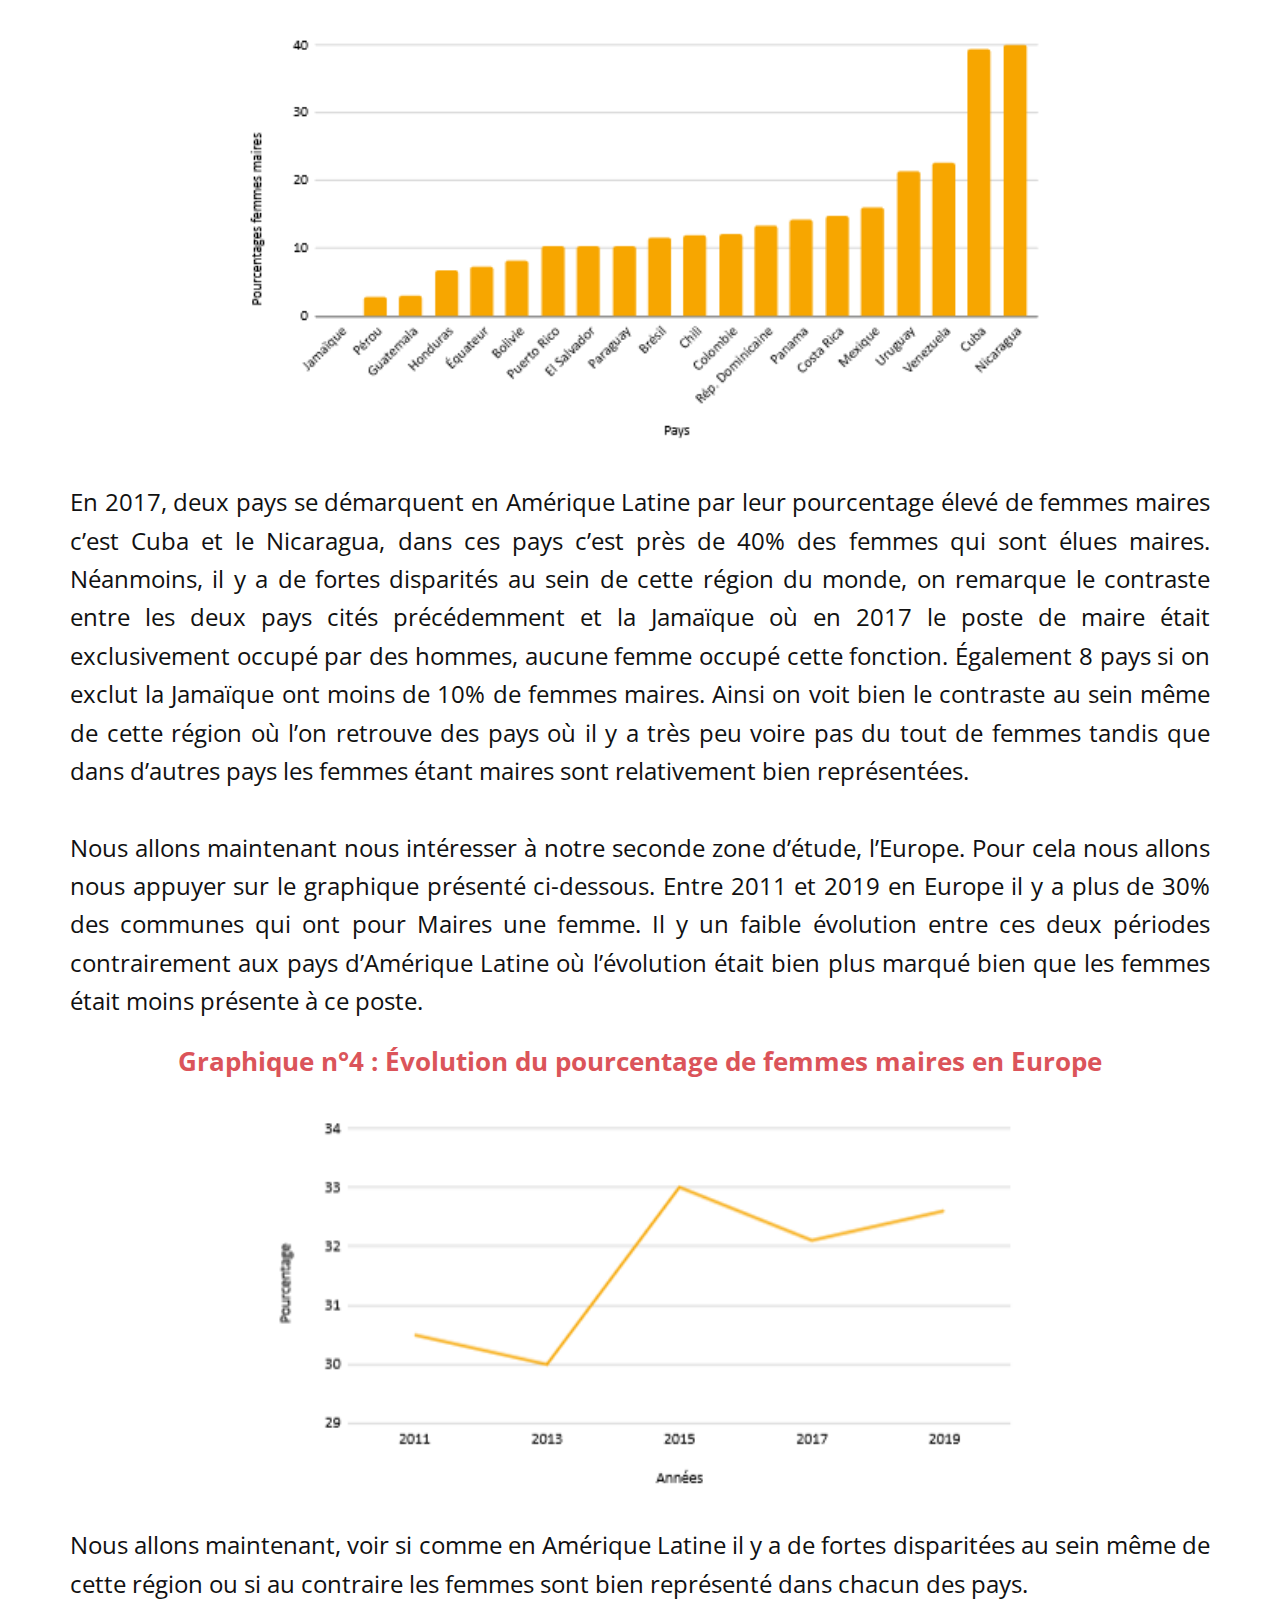
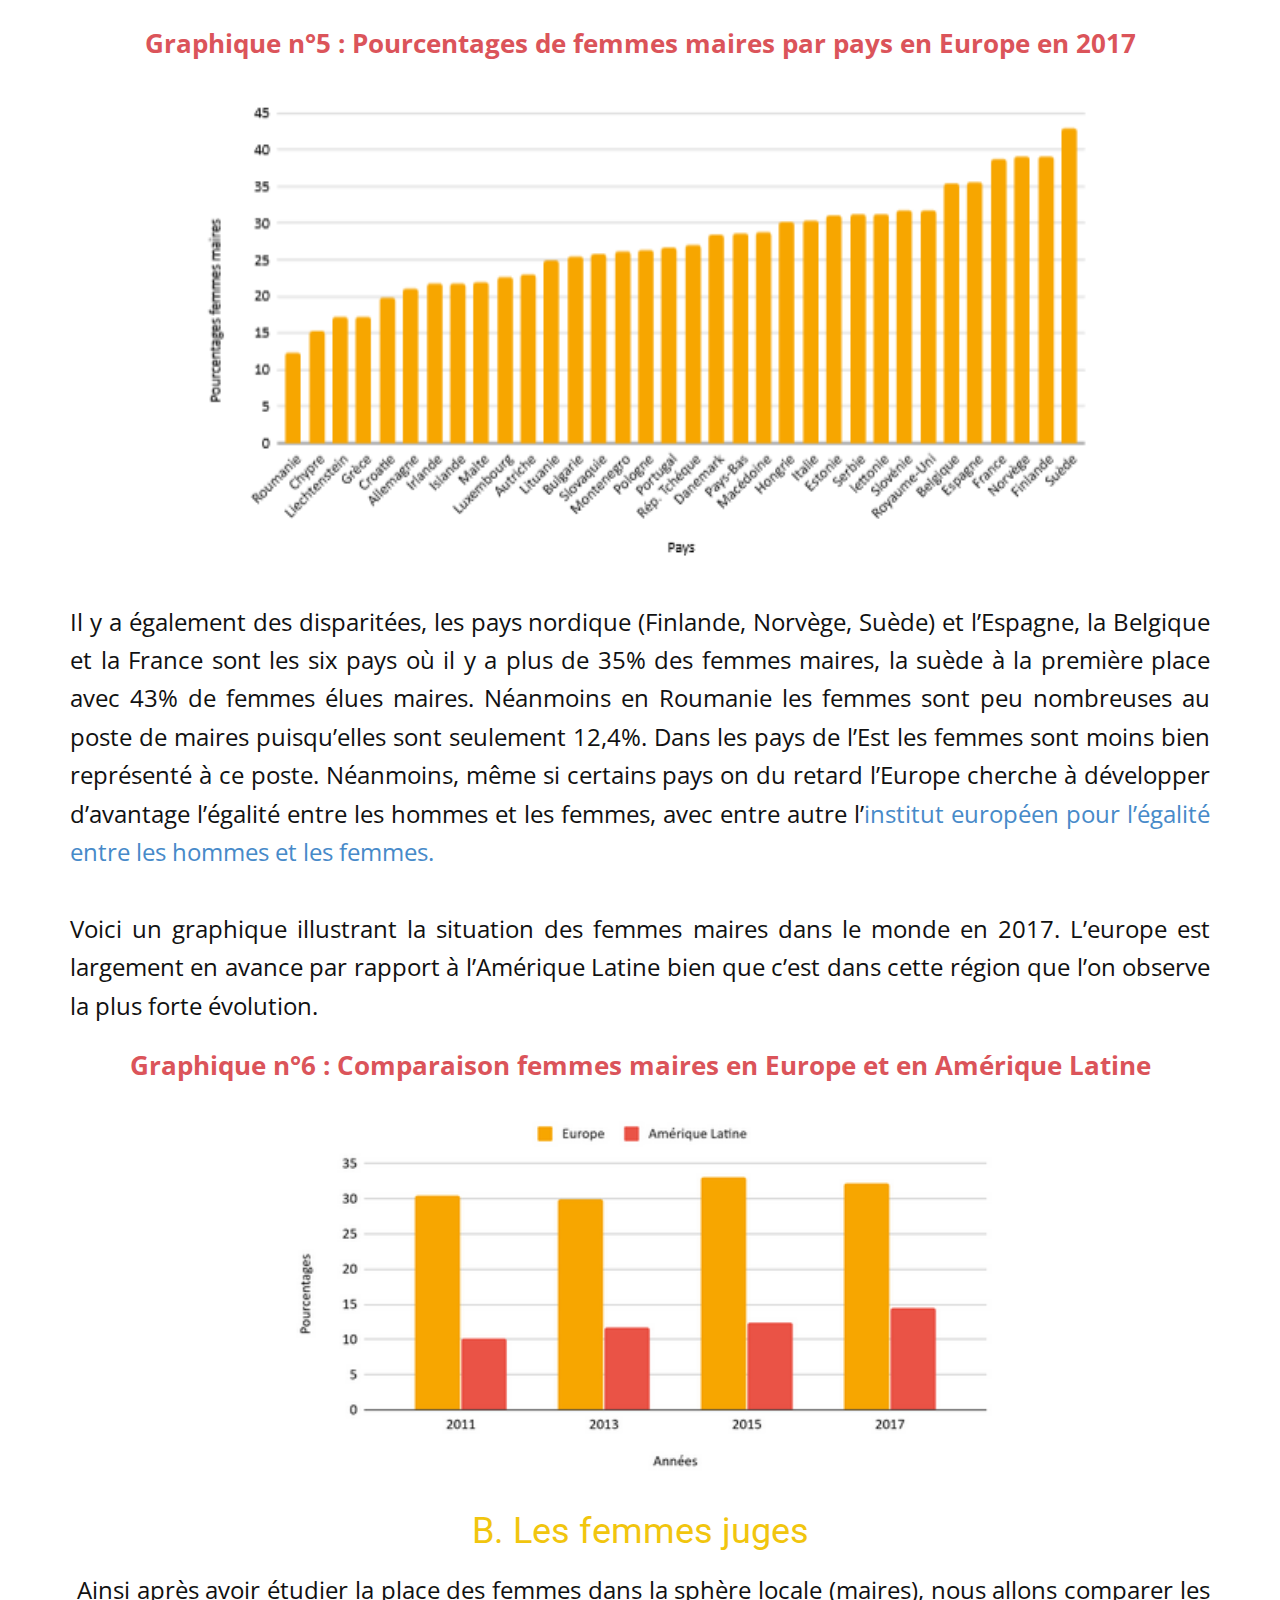
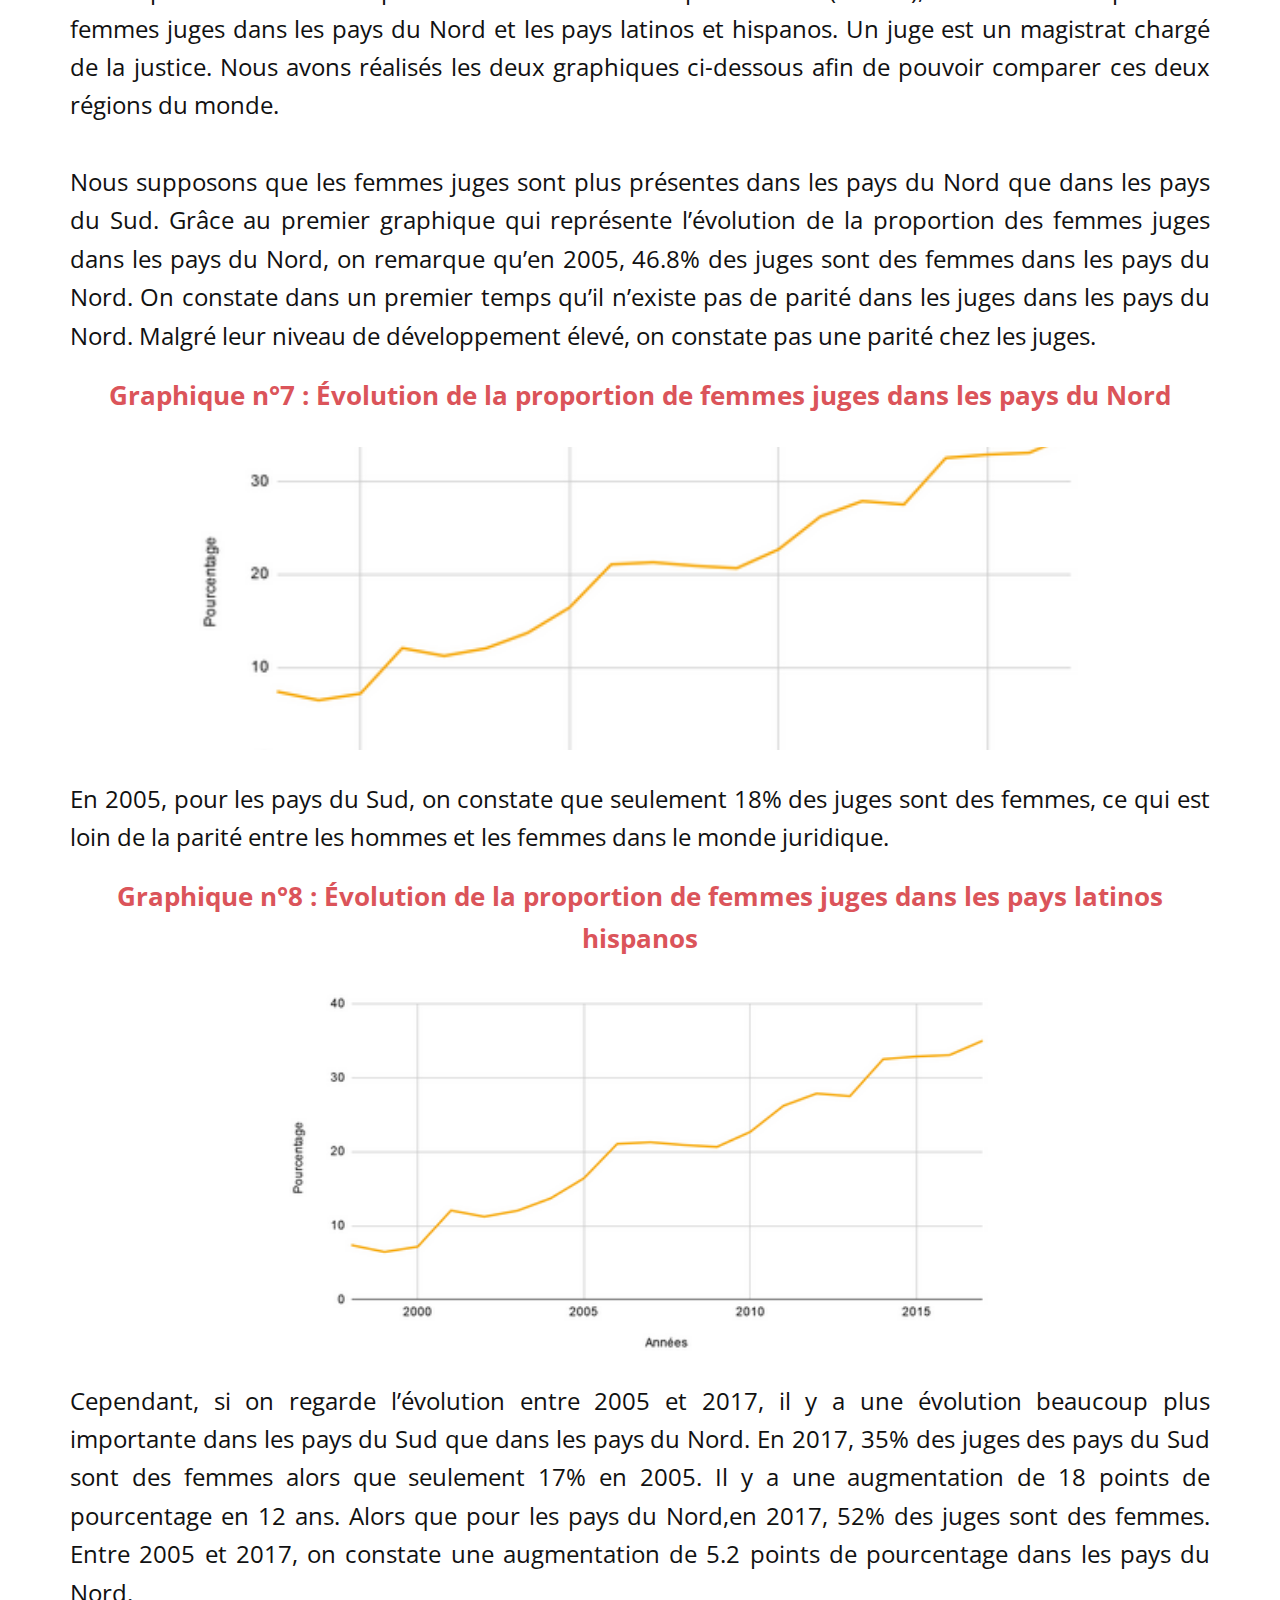
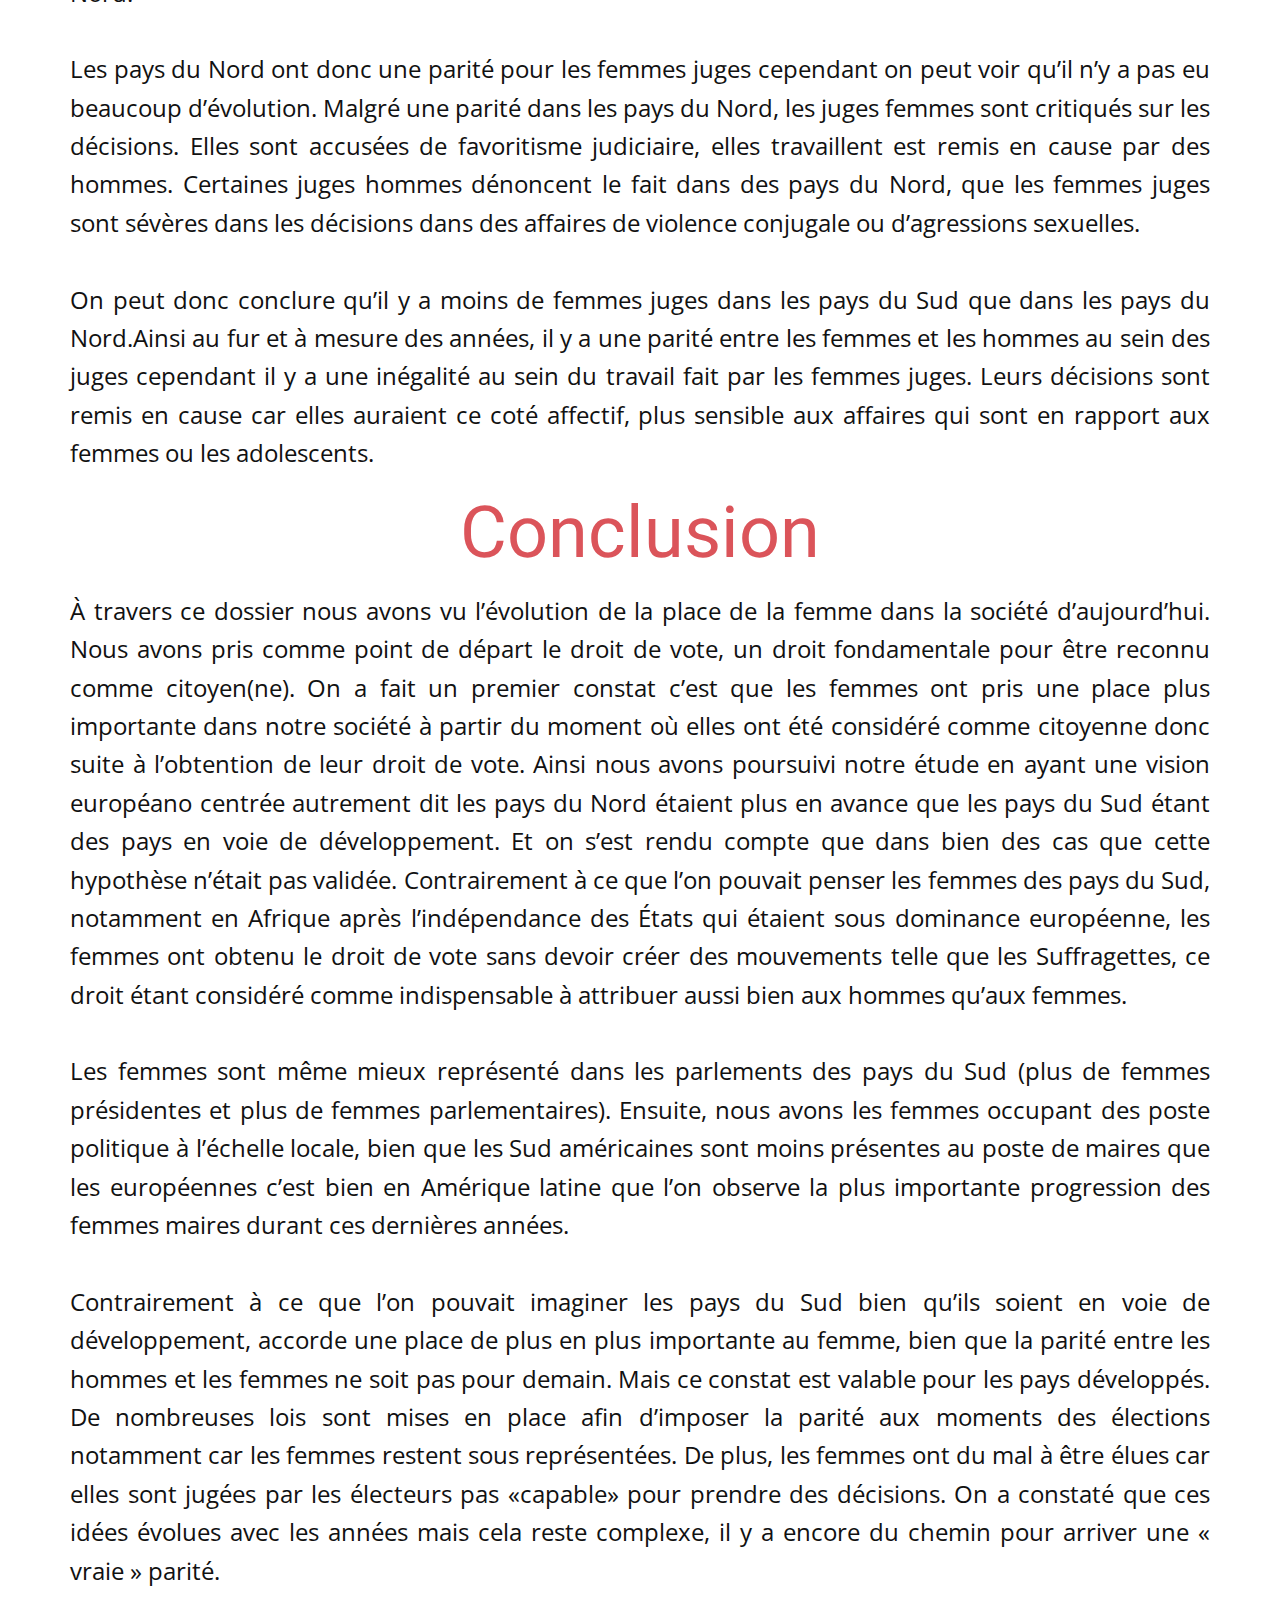
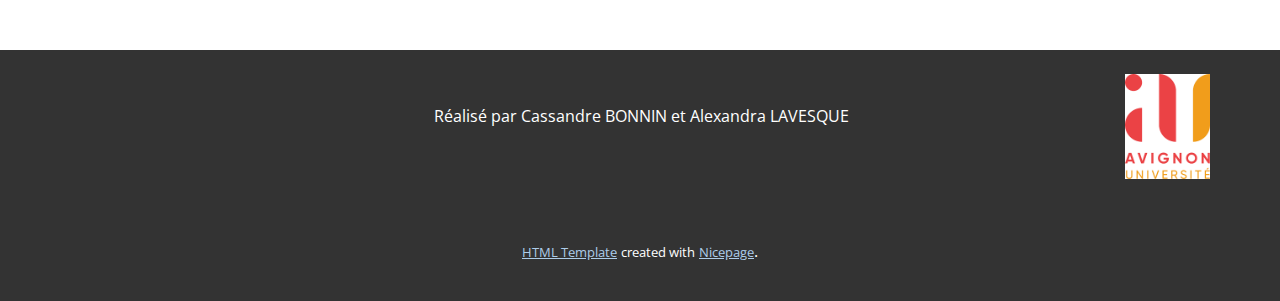
<file: Page-5.html>
<!DOCTYPE html>
<html style="font-size: 16px;">
  <head>
    <meta name="viewport" content="width=device-width, initial-scale=1.0">
    <meta charset="utf-8">
    <meta name="keywords" content="V. Les femmes ayant de hautes responsabilités, A. Les femmes maires">
    <meta name="description" content="">
    <meta name="page_type" content="np-template-header-footer-from-plugin">
    <title>Page 5</title>
    <link rel="stylesheet" href="nicepage.css" media="screen">
<link rel="stylesheet" href="Page-5.css" media="screen">
    <script class="u-script" type="text/javascript" src="jquery.js" defer=""></script>
    <script class="u-script" type="text/javascript" src="nicepage.js" defer=""></script>
    
    
    <link id="u-theme-google-font" rel="stylesheet" href="https://fonts.googleapis.com/css?family=Roboto:100,100i,300,300i,400,400i,500,500i,700,700i,900,900i|Open+Sans:300,300i,400,400i,600,600i,700,700i,800,800i">
    <script type="application/ld+json">{
		"@context": "http://schema.org",
		"@type": "Organization",
		"name": "",
		"url": "index.html"
}</script>
    <meta property="og:title" content="Page 5">
    <meta property="og:type" content="website">
    <meta name="theme-color" content="#478ac9">
    <link rel="canonical" href="index.html">
    <meta property="og:url" content="index.html">
  </head>
  <body class="u-body"><header class="u-clearfix u-header u-header" id="sec-0485"><div class="u-clearfix u-sheet u-sheet-1">
        <nav class="u-menu u-menu-dropdown u-offcanvas u-menu-1">
          <div class="menu-collapse" style="font-size: 1rem; letter-spacing: 0;">
            <a class="u-button-style u-custom-left-right-menu-spacing u-custom-padding-bottom u-custom-top-bottom-menu-spacing u-nav-link u-text-active-palette-1-base u-text-hover-palette-2-base" href="#">
              <svg><use xmlns:xlink="http://www.w3.org/1999/xlink" xlink:href="#menu-hamburger"></use></svg>
              <svg version="1.1" xmlns="http://www.w3.org/2000/svg" xmlns:xlink="http://www.w3.org/1999/xlink"><defs><symbol id="menu-hamburger" viewBox="0 0 16 16" style="width: 16px; height: 16px;"><rect y="1" width="16" height="2"></rect><rect y="7" width="16" height="2"></rect><rect y="13" width="16" height="2"></rect>
</symbol>
</defs></svg>
            </a>
          </div>
          <div class="u-nav-container">
            <ul class="u-nav u-unstyled u-nav-1"><li class="u-nav-item"><a class="u-button-style u-nav-link u-text-active-palette-1-base u-text-hover-palette-2-base" href="Page-1.html" style="padding: 10px 20px;">Page 1</a>
</li><li class="u-nav-item"><a class="u-button-style u-nav-link u-text-active-palette-1-base u-text-hover-palette-2-base" href="Page-2.html" style="padding: 10px 20px;">Page 2</a>
</li><li class="u-nav-item"><a class="u-button-style u-nav-link u-text-active-palette-1-base u-text-hover-palette-2-base" href="Page-3.html" style="padding: 10px 20px;">Page 3</a>
</li><li class="u-nav-item"><a class="u-button-style u-nav-link u-text-active-palette-1-base u-text-hover-palette-2-base" href="Page-4.html" style="padding: 10px 20px;">Page 4</a>
</li><li class="u-nav-item"><a class="u-button-style u-nav-link u-text-active-palette-1-base u-text-hover-palette-2-base" href="Page-5.html" style="padding: 10px 20px;">Page 5</a>
</li></ul>
          </div>
          <div class="u-nav-container-collapse">
            <div class="u-black u-container-style u-inner-container-layout u-opacity u-opacity-95 u-sidenav">
              <div class="u-menu-close"></div>
              <ul class="u-align-center u-nav u-popupmenu-items u-unstyled u-nav-2"><li class="u-nav-item"><a class="u-button-style u-nav-link" href="Page-1.html">Page 1</a>
</li><li class="u-nav-item"><a class="u-button-style u-nav-link" href="Page-2.html">Page 2</a>
</li><li class="u-nav-item"><a class="u-button-style u-nav-link" href="Page-3.html">Page 3</a>
</li><li class="u-nav-item"><a class="u-button-style u-nav-link" href="Page-4.html">Page 4</a>
</li><li class="u-nav-item"><a class="u-button-style u-nav-link" href="Page-5.html">Page 5</a>
</li></ul>
            </div>
            <div class="u-black u-menu-overlay u-opacity u-opacity-70"></div>
          </div>
        </nav>
      </div></header>
    <section class="u-clearfix u-section-1" id="sec-2624">
      <div class="u-clearfix u-sheet u-valign-bottom u-sheet-1">
        <h1 class="u-align-center u-heading-font u-text u-text-default u-text-palette-2-base u-title u-text-1">V. Les femmes ayant de hautes responsabilités</h1>
        <h2 class="u-align-center u-text u-text-default u-text-palette-3-base u-text-2">A. Les femmes maires</h2>
        <p class="u-align-justify u-text u-text-default u-text-3">Ainsi, après avoir vu que certaines femmes avaient réussi accéder à de hauts postes à responsabilités dans la sphère politique en devenant présidentes, premières ministres ou encore parlementaires, aussi bien dans les pays du Nord que du Sud. Nous allons nous intéresser aux femmes qui occupent un poste avec des responsabilités politique à l’échelle locale, les maires.<br>
          <br>Pour pouvoir réaliser une comparaison entre les pays du Nord et les pays du Sud, nous avons sélectionné deux régions, Europe et l’Amérique Latine. Notre étude va porter sur ces deux régions et non pas sur l’ensemble des pays du monde, car les données sur les autres régions du monde, celles non sélectionnées sont indisponibles. Ainsi nous prendrons l’Europe pour représenter les pays du Nord et l’Amérique Latine afin de représenter les pays du Sud.&nbsp;<br>&nbsp; &nbsp;&nbsp;<br>Nous allons commencer par l’Amérique latine. Pour cela nous allons observer le graphique présent ci-dessous.&nbsp;
        </p>
        <p class="u-align-justify u-text u-text-default u-text-palette-2-base u-text-4">
          <a href="https://oig.cepal.org/en/indicators/elected-mayors-who-are-female " target="_blank"> Graphique n°2 : Évolution du pourcentage de femmes maires en Amérique Latine</a>
        </p>
        <img src="images/Graph2.png" alt="" class="u-image u-image-default u-image-1" data-image-width="467" data-image-height="235">
        <p class="u-align-justify u-text u-text-default u-text-5"> Ainsi entre 1998 et 2018, il y a eu une forte augmentation de femmes devenues maires. En 20 ans, le nombre de Sud américaines maires à triplé, passant de 5.2% en 1998 à 15.5% en 2020. À noter qu’entre 1998 et 2018 il y a eu une constante évolution, il n’y pas eu de stagnation ni même de diminution. On constate également à partir de 2009 il y a même une accélération. Maintenant que nous nous somme intéressé à l’Amérique Latine en général nous allons voir plus en détaille par pays.</p>
        <p class="u-align-justify u-text u-text-default u-text-palette-2-base u-text-6">
          <a href="Graphique n°3 : Pourcentage de femmes maires par pays en Amérique Latine en 2017" target="_blank"> Graphique n°3 : Pourcentage de femmes maires par pays en Amérique Latine en 2017</a>
        </p>
        <img src="images/Graph3.png" alt="" class="u-image u-image-default u-image-2" data-image-width="545" data-image-height="284">
        <p class="u-align-justify u-text u-text-default u-text-7">En 2017, deux pays se démarquent en Amérique Latine par leur pourcentage élevé de femmes maires c’est Cuba et le Nicaragua, dans ces pays c’est près de 40% des femmes qui sont élues maires. Néanmoins, il y a de fortes disparités au sein de cette région du monde, on remarque le contraste entre les deux pays cités précédemment et la Jamaïque où en 2017 le poste de maire était exclusivement occupé par des hommes, aucune femme occupé cette fonction. Également 8 pays si on exclut la Jamaïque ont moins de 10% de femmes maires. Ainsi on voit bien le contraste au sein même de cette région où l’on retrouve des pays où il y a très peu voire pas du tout de femmes tandis que dans d’autres pays les femmes étant maires sont relativement bien représentées.&nbsp;<br>&nbsp; &nbsp;&nbsp;<br>Nous allons maintenant nous intéresser à notre seconde zone d’étude, l’Europe. Pour cela nous allons nous appuyer sur le graphique présenté ci-dessous. Entre 2011 et 2019 en Europe il y a plus de 30% des communes qui ont pour Maires une femme. Il y un faible évolution entre ces deux périodes contrairement aux pays d’Amérique Latine où l’évolution était bien plus marqué bien que les femmes était moins présente à ce poste.&nbsp;
        </p>
        <p class="u-align-justify u-text u-text-default u-text-palette-2-base u-text-8">
          <a href="https://eige.europa.eu/gender-statistics/dgs/indicator/wmidm_pol_parl__wmid_locpol " target="_blank"> Graphique n°4 : Évolution du pourcentage de femmes maires en Europe</a>
        </p>
        <img src="images/Graph4.png" alt="" class="u-image u-image-default u-image-3" data-image-width="467" data-image-height="236">
        <p class="u-align-justify u-text u-text-default u-text-9"> Nous allons maintenant, voir si comme en Amérique Latine il y a de fortes disparitées au sein même de cette région ou si au contraire les femmes sont bien représenté dans chacun des pays.</p>
        <p class="u-align-justify u-text u-text-default u-text-palette-2-base u-text-10">
          <a href="https://eige.europa.eu/gender-statistics/dgs/indicator/wmidm_pol_parl__wmid_locpol " target="_blank"> Graphique n°5 : Pourcentages de femmes maires par pays en Europe en 2017</a>
        </p>
        <img src="images/Graph5.png" alt="" class="u-image u-image-default u-image-4" data-image-width="573" data-image-height="299">
        <p class="u-align-justify u-text u-text-default u-text-11">Il y a également des disparitées, les pays nordique (Finlande, Norvège, Suède) et l’Espagne, la Belgique et la France sont les six pays où il y a plus de 35% des femmes maires, la suède à la première place avec 43% de femmes élues maires. Néanmoins en Roumanie les femmes sont peu nombreuses au poste de maires puisqu’elles sont seulement 12,4%. Dans les pays de l’Est les femmes sont moins bien représenté à ce poste. Néanmoins, même si certains pays on du retard l’Europe cherche à développer d’avantage l’égalité entre les hommes et les femmes, avec entre autre l’<a href="https://eige.europa.eu/fr/in-brief " target="_blank">institut européen pour l’égalité entre les hommes et les femmes.&nbsp;</a>
          <br>
          <br>Voici un graphique illustrant la situation des femmes maires dans le monde en 2017. L’europe est largement en avance par rapport à l’Amérique Latine bien que c’est dans cette région que l’on observe la plus forte évolution.
        </p>
        <p class="u-align-justify u-text u-text-default u-text-palette-2-base u-text-12">
          <a href="https://oig.cepal.org/en/indicators/judicial-power-percentage-women-judges-highest-court-or-supreme-court " target="_blank" data-href="https://oig.cepal.org/en/indicators/elected-mayors-who-are-female " data-target="_blank"> Graphique n°6 : Comparaison femmes maires en Europe et en Amérique Latine</a>
        </p>
        <img src="images/graph6.png" alt="" class="u-image u-image-default u-image-5" data-image-width="477" data-image-height="240" data-href="https://oig.cepal.org/en/indicators/elected-mayors-who-are-female">
        <h2 class="u-align-justify u-text u-text-default u-text-palette-3-base u-text-13">B. Les femmes juges</h2>
        <p class="u-align-justify u-text u-text-default u-text-14">&nbsp;Ainsi après avoir étudier la place des femmes dans la sphère locale (maires), nous allons comparer les femmes juges dans les pays du Nord et les pays latinos et hispanos. Un juge est un magistrat chargé de la justice. Nous avons réalisés les deux graphiques ci-dessous afin de pouvoir comparer ces deux régions du monde.&nbsp;<br>
          <br>Nous supposons que les femmes juges sont plus présentes dans les pays du Nord que dans les pays du Sud. Grâce au premier graphique qui représente l’évolution de la proportion des femmes juges dans les pays du Nord, on remarque qu’en 2005, 46.8% des juges sont des femmes dans les pays du Nord. On constate dans un premier temps qu’il n’existe pas de parité dans les juges dans les pays du Nord. Malgré leur niveau de développement élevé, on constate pas une parité chez les juges.
        </p>
        <p class="u-align-justify u-text u-text-default u-text-palette-2-base u-text-15">
          <a href="https://w3.unece.org/PXWeb/en/Table?IndicatorCode=32 "> Graphique n°7 : Évolution de la proportion de femmes juges dans les pays du Nord</a>
        </p>
        <img src="images/Graph8.png" alt="" class="u-image u-image-default u-image-6" data-image-width="473" data-image-height="237">
        <p class="u-align-justify u-text u-text-default u-text-16"> En 2005, pour les pays du Sud, on constate que seulement 18% des juges sont des femmes, ce qui est loin de la parité entre les hommes et les femmes dans le monde juridique.</p>
        <p class="u-align-center u-text u-text-default u-text-palette-2-base u-text-17">
          <a href="https://oig.cepal.org/en/indicators/judicial-power-percentage-women-judges-highest-court-or-supreme-court "> Graphique n°8 : Évolution de la proportion de femmes juges dans les pays latinos hispanos</a>
        </p>
        <img src="images/Graph82.png" alt="" class="u-image u-image-default u-image-7" data-image-width="473" data-image-height="237">
        <p class="u-align-justify u-text u-text-default u-text-18">Cependant, si on regarde l’évolution entre 2005 et 2017, il y a une évolution beaucoup plus importante dans les pays du Sud que dans les pays du Nord.&nbsp;En 2017, 35% des juges des pays du Sud sont des femmes alors que seulement 17% en 2005. Il y a une augmentation de 18 points de pourcentage en 12 ans. Alors que pour les pays du Nord,en 2017, 52% des juges sont des femmes. Entre 2005 et 2017, on constate une augmentation de 5.2 points de pourcentage dans les pays du Nord.&nbsp;<br>
          <br>Les pays du Nord ont donc une parité pour les femmes juges cependant on peut voir qu’il n’y a pas eu beaucoup d’évolution. Malgré une parité dans les pays du Nord, les juges femmes sont critiqués sur les décisions. Elles sont accusées de favoritisme judiciaire, elles travaillent est remis en cause par des hommes.&nbsp;Certaines juges hommes dénoncent le fait dans des pays du Nord, que les femmes juges sont sévères dans les décisions dans des affaires de violence conjugale ou d’agressions sexuelles.&nbsp;<br>
          <br>On peut donc conclure qu’il y a moins de femmes juges dans les pays du Sud que dans les pays du Nord.Ainsi au fur et à mesure des années, il y a une parité entre les femmes et les hommes au sein des juges cependant il y a une inégalité au sein du travail fait par les femmes juges. Leurs décisions sont remis en cause car elles auraient ce coté affectif, plus sensible aux affaires qui sont en rapport aux femmes ou les adolescents.<br>
        </p>
        <h1 class="u-align-justify u-heading-font u-text u-text-default u-text-palette-2-base u-title u-text-19">Conclusion</h1>
        <p class="u-align-justify u-text u-text-default u-text-20">À travers ce dossier nous avons vu l’évolution de la place de la femme dans la société d’aujourd’hui. Nous avons pris comme point de départ le droit de vote, un droit fondamentale pour être reconnu comme citoyen(ne). On a fait un premier constat c’est que les femmes ont pris une place plus importante dans notre société à partir du moment où elles ont été considéré comme citoyenne donc suite à l’obtention de leur droit de vote. Ainsi nous avons poursuivi notre étude en ayant une vision européano centrée autrement dit les pays du Nord étaient plus en avance que les pays du Sud étant des pays en voie de développement. Et on s’est rendu compte que dans bien des cas que cette hypothèse n’était pas validée. Contrairement à ce que l’on pouvait penser les femmes des pays du Sud, notamment en Afrique après l’indépendance des États qui étaient sous dominance européenne, les femmes ont obtenu le droit de vote sans devoir créer des mouvements telle que les Suffragettes, ce droit étant considéré comme indispensable à attribuer aussi bien aux hommes qu’aux femmes.&nbsp;<br>
          <br>Les femmes sont même mieux représenté dans les parlements des pays du Sud (plus de femmes présidentes et plus de femmes parlementaires).&nbsp;Ensuite, nous avons les femmes occupant des poste politique à l’échelle locale, bien que les Sud américaines sont moins présentes au poste de maires que les européennes c’est bien en Amérique latine que l’on observe la plus importante progression des femmes maires durant ces dernières années.&nbsp;<br>
          <br>Contrairement à ce que l’on pouvait imaginer les pays du Sud bien qu’ils soient en voie de développement, accorde une place de plus en plus importante au femme, bien que la parité entre les hommes et les femmes ne soit pas pour demain. Mais ce constat est valable pour les pays développés. De nombreuses lois sont mises en place afin d’imposer la parité aux moments des élections notamment car les femmes restent sous représentées. De plus, les femmes ont du mal à être élues car elles sont jugées par les électeurs pas «capable» pour prendre des décisions. On a constaté que ces idées évolues avec les années mais cela reste complexe, il y a encore du chemin pour arriver une « vraie » parité.
        </p>
      </div>
    </section>
    
    
    <footer class="u-align-right u-clearfix u-footer u-grey-80 u-footer" id="sec-b68e"><div class="u-clearfix u-sheet u-sheet-1">
        <img src="images/logouniversitavignon.png" alt="" class="u-image u-image-default u-image-1" data-image-width="202" data-image-height="250">
        <p class="u-small-text u-text u-text-variant u-text-1">Réalisé par Cassandre BONNIN et Alexandra LAVESQUE</p>
      </div></footer>
    <section class="u-backlink u-clearfix u-grey-80">
      <a class="u-link" href="https://nicepage.com/html-templates" target="_blank">
        <span>HTML Template</span>
      </a>
      <p class="u-text">
        <span>created with</span>
      </p>
      <a class="u-link" href="https://nicepage.com/html-templates" target="_blank">
        <span>Nicepage</span>
      </a>. 
    </section>
  </body>
</html>
</file>
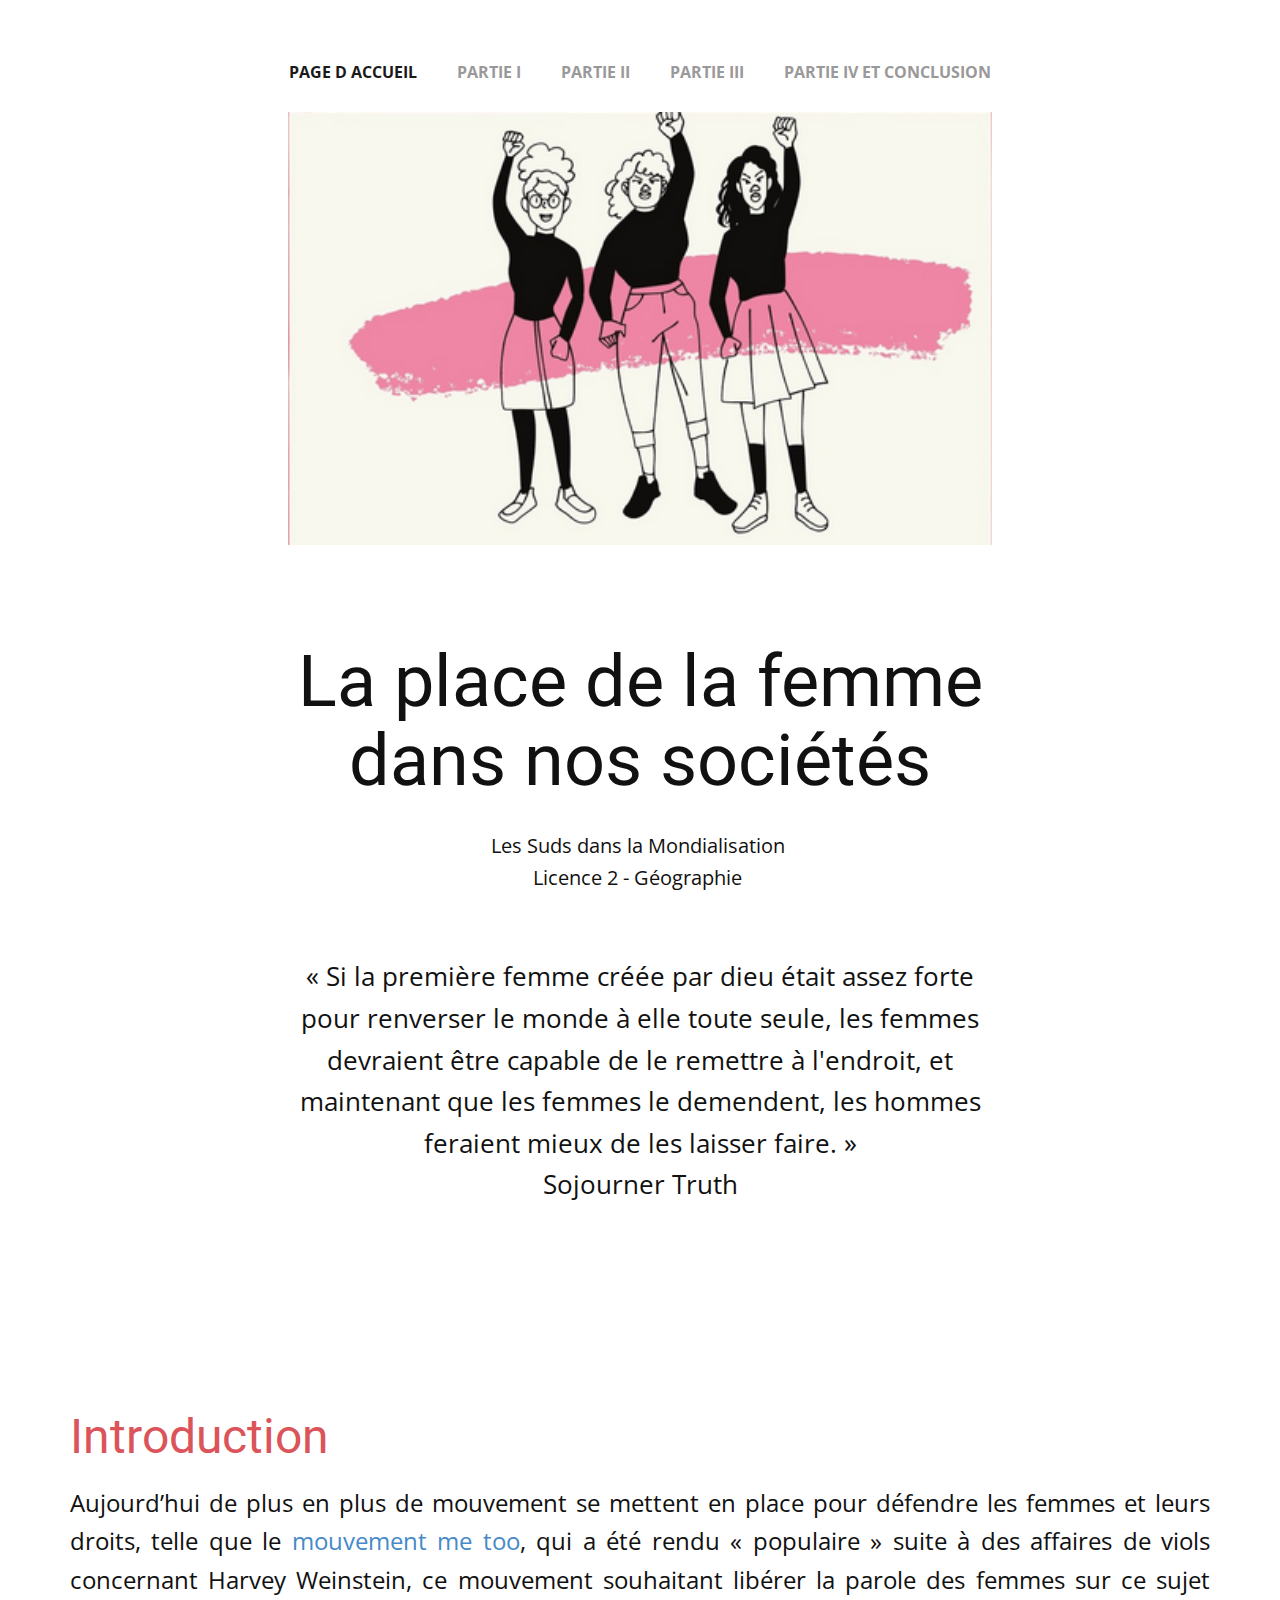
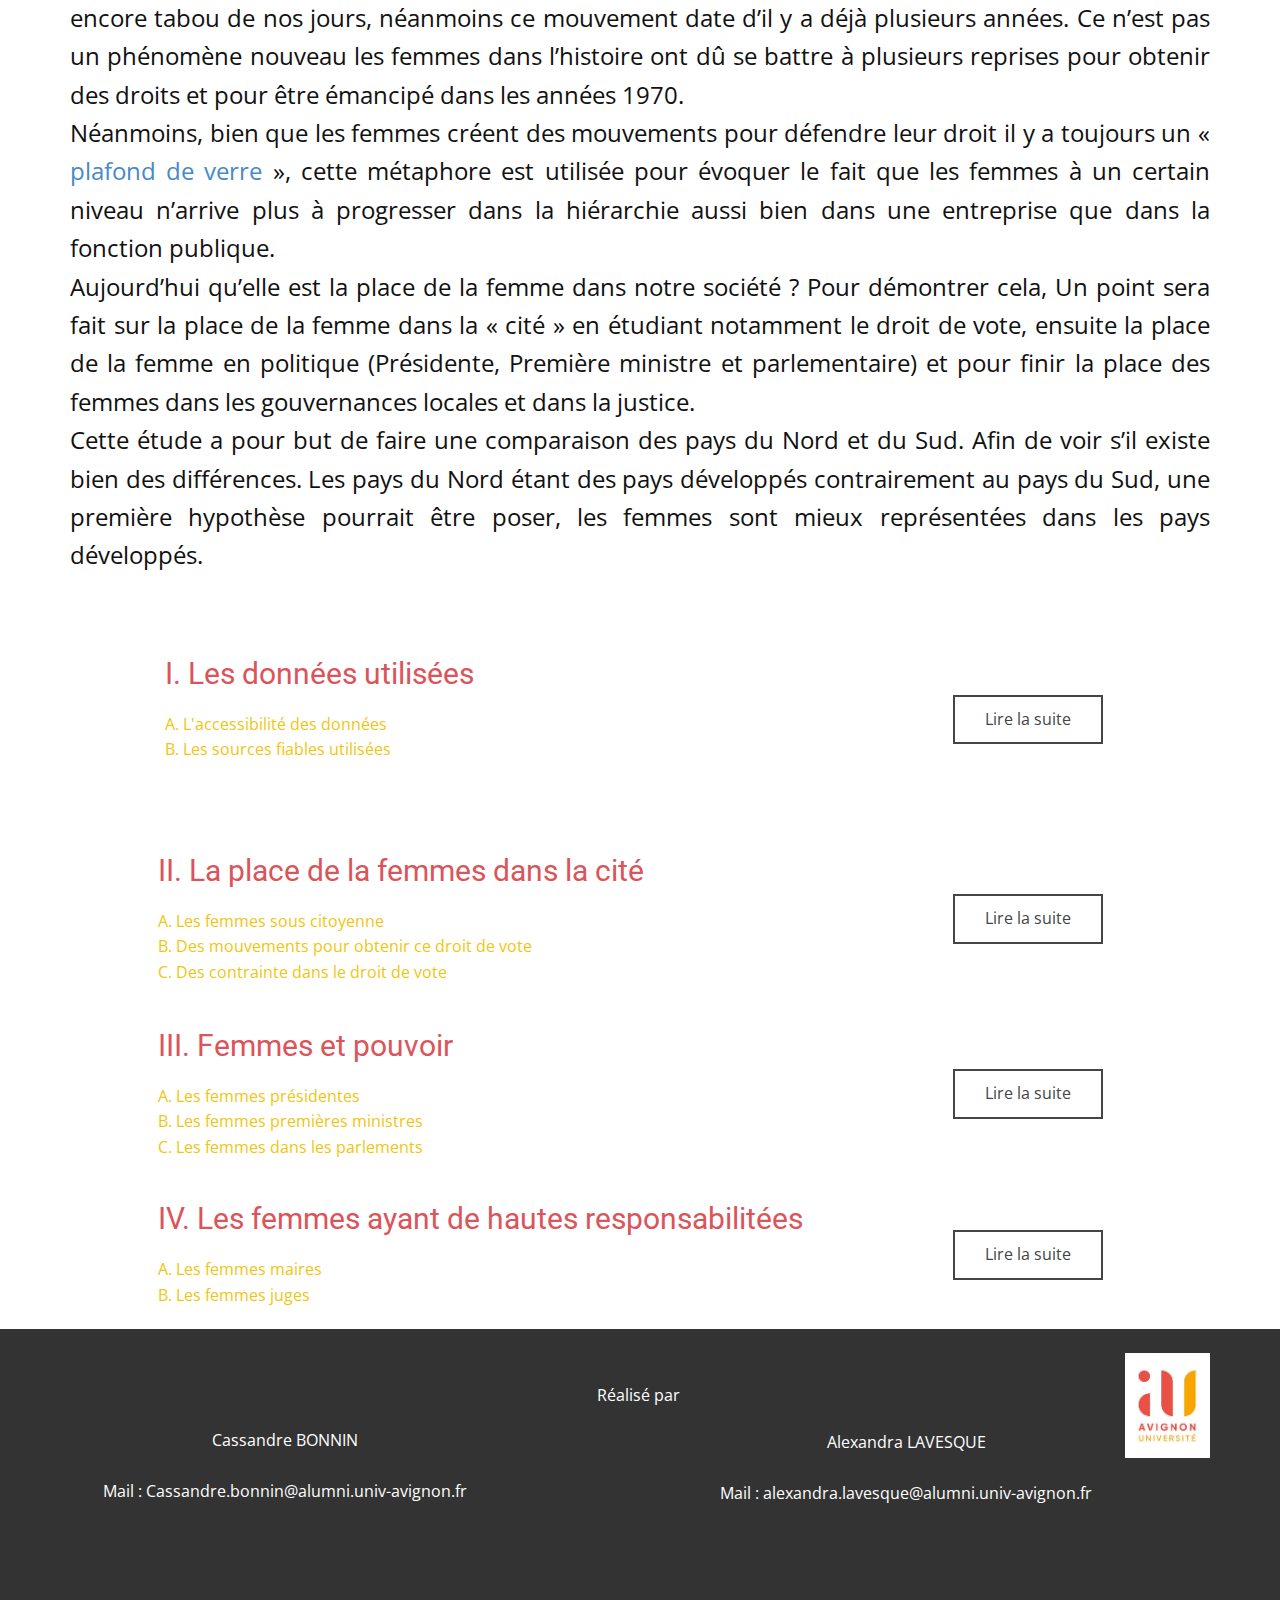
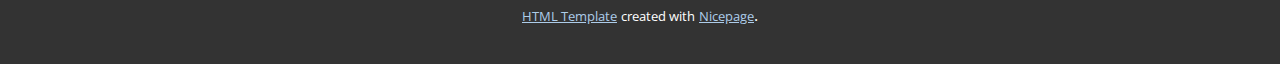
<file: Page-d-accueil.html>
<!DOCTYPE html>
<html style="font-size: 16px;">
  <head>
    <meta name="viewport" content="width=device-width, initial-scale=1.0">
    <meta charset="utf-8">
    <meta name="keywords" content="La place de la femmedans nos sociétés, Essayez maintenant!">
    <meta name="description" content="">
    <meta name="page_type" content="np-template-header-footer-from-plugin">
    <title>Page d accueil</title>
    <link rel="stylesheet" href="nicepage.css" media="screen">
<link rel="stylesheet" href="Page-d-accueil.css" media="screen">
    <script class="u-script" type="text/javascript" src="jquery.js" defer=""></script>
    <script class="u-script" type="text/javascript" src="nicepage.js" defer=""></script>
    
    
    
    
    
    
    
    <link id="u-theme-google-font" rel="stylesheet" href="https://fonts.googleapis.com/css?family=Roboto:100,100i,300,300i,400,400i,500,500i,700,700i,900,900i|Open+Sans:300,300i,400,400i,600,600i,700,700i,800,800i">
    <script type="application/ld+json">{
		"@context": "http://schema.org",
		"@type": "Organization",
		"name": "",
		"url": "index.html"
}</script>
    <meta property="og:title" content="Page d accueil">
    <meta property="og:type" content="website">
    <meta name="theme-color" content="#478ac9">
    <link rel="canonical" href="index.html">
    <meta property="og:url" content="index.html">
  </head>
  <body class="u-body"><header class="u-clearfix u-header u-white u-header" id="sec-0485"><div class="u-clearfix u-sheet u-valign-middle-lg u-valign-middle-md u-valign-middle-sm u-valign-middle-xs u-sheet-1">
        <nav class="u-menu u-menu-dropdown u-menu-open-right u-offcanvas u-menu-1">
          <div class="menu-collapse" style="font-size: 1rem; letter-spacing: 0; font-weight: 700; text-transform: uppercase;">
            <a class="u-button-style u-custom-left-right-menu-spacing u-custom-padding-bottom u-custom-top-bottom-menu-spacing u-nav-link u-text-active-grey-90 u-text-grey-40 u-text-hover-grey-70" href="#">
              <svg><use xmlns:xlink="http://www.w3.org/1999/xlink" xlink:href="#menu-hamburger"></use></svg>
              <svg version="1.1" xmlns="http://www.w3.org/2000/svg" xmlns:xlink="http://www.w3.org/1999/xlink"><defs><symbol id="menu-hamburger" viewBox="0 0 16 16" style="width: 16px; height: 16px;"><rect y="1" width="16" height="2"></rect><rect y="7" width="16" height="2"></rect><rect y="13" width="16" height="2"></rect>
</symbol>
</defs></svg>
            </a>
          </div>
          <div class="u-custom-menu u-nav-container">
            <ul class="u-nav u-spacing-0 u-unstyled u-nav-1"><li class="u-nav-item"><a class="u-button-style u-nav-link u-text-active-grey-90 u-text-grey-40 u-text-hover-grey-70" href="Page-d-accueil.html" style="padding: 10px 20px;">Page d accueil</a>
</li><li class="u-nav-item"><a class="u-button-style u-nav-link u-text-active-grey-90 u-text-grey-40 u-text-hover-grey-70" href="Partie-I.html" style="padding: 10px 20px;">Partie I</a>
</li><li class="u-nav-item"><a class="u-button-style u-nav-link u-text-active-grey-90 u-text-grey-40 u-text-hover-grey-70" href="Partie-II.html" style="padding: 10px 20px;">Partie II</a>
</li><li class="u-nav-item"><a class="u-button-style u-nav-link u-text-active-grey-90 u-text-grey-40 u-text-hover-grey-70" href="Partie-III.html" style="padding: 10px 20px;">Partie III</a>
</li><li class="u-nav-item"><a class="u-button-style u-nav-link u-text-active-grey-90 u-text-grey-40 u-text-hover-grey-70" href="Partie-IV-et-conclusion.html" style="padding: 10px 20px;">Partie IV et conclusion</a>
</li></ul>
          </div>
          <div class="u-custom-menu u-nav-container-collapse">
            <div class="u-black u-border-1 u-border-grey-75 u-container-style u-inner-container-layout u-opacity u-opacity-95 u-sidenav">
              <div class="u-menu-close"></div>
              <ul class="u-align-center u-nav u-popupmenu-items u-unstyled u-nav-2"><li class="u-nav-item"><a class="u-button-style u-nav-link" href="Page-d-accueil.html" style="padding: 10px 20px;">Page d accueil</a>
</li><li class="u-nav-item"><a class="u-button-style u-nav-link" href="Partie-I.html" style="padding: 10px 20px;">Partie I</a>
</li><li class="u-nav-item"><a class="u-button-style u-nav-link" href="Partie-II.html" style="padding: 10px 20px;">Partie II</a>
</li><li class="u-nav-item"><a class="u-button-style u-nav-link" href="Partie-III.html" style="padding: 10px 20px;">Partie III</a>
</li><li class="u-nav-item"><a class="u-button-style u-nav-link" href="Partie-IV-et-conclusion.html" style="padding: 10px 20px;">Partie IV et conclusion</a>
</li></ul>
            </div>
            <div class="u-black u-menu-overlay u-opacity u-opacity-20"></div>
          </div>
        </nav>
      </div></header>
    <section class="u-align-center u-clearfix u-section-1" id="sec-a3be">
      <div class="u-clearfix u-sheet u-valign-top u-sheet-1">
        <img src="images/Laplacedelafemmedansnossocits.png" alt="" class="u-image u-image-default u-image-1" data-image-width="446" data-image-height="274">
        <h1 class="u-heading-font u-text u-title u-text-1">La place de la femme<br>dans nos sociétés
        </h1>
        <p class="u-large-text u-text u-text-variant u-text-2"> Les Suds dans la Mondialisation&nbsp;<br>Licence 2 - Géographie&nbsp;<br>
          <br>
        </p>
        <p class="u-text u-text-3">« Si la première femme créée par dieu était assez forte pour renverser le monde à elle toute seule, les femmes devraient être capable de le remettre à l'endroit, et maintenant que les femmes le demendent, les hommes feraient mieux de les laisser faire. »<br>Sojourner Truth
        </p>
      </div>
    </section>
    <section class="u-align-left u-clearfix u-section-2" id="sec-46ec">
      <div class="u-align-center u-clearfix u-sheet u-sheet-1">
        <h1 class="u-text u-text-palette-2-base u-text-1">Introduction&nbsp;</h1>
        <p class="u-align-justify u-text u-text-default u-text-2">Aujourd’hui de plus en plus de mouvement se mettent en place pour défendre les femmes et leurs droits, telle que le <a href="https://www.franceinter.fr/societe/les-dates-cle-du-mouvement-metoo ">mouvement me too</a>, qui a été rendu « populaire » suite à des affaires de viols concernant Harvey Weinstein, ce mouvement souhaitant libérer la parole des femmes sur ce sujet encore tabou de nos jours, néanmoins ce mouvement date d’il y a déjà plusieurs années.&nbsp;Ce n’est pas un phénomène nouveau les femmes dans l’histoire ont dû se battre à plusieurs reprises pour obtenir des droits et pour être émancipé dans les années 1970.&nbsp;<br>Néanmoins, bien que les femmes créent des mouvements pour défendre leur droit il y a toujours un « <a href="https://igvm-iefh.belgium.be/fr/activites/emploi/plafond_de_verre">plafond de verre</a> », cette métaphore est utilisée pour évoquer le fait que les femmes à un certain niveau n’arrive plus à progresser dans la hiérarchie aussi bien dans une entreprise que dans la fonction publique.&nbsp;<br>Aujourd’hui qu’elle est la place de la femme dans notre société ? Pour démontrer cela, Un point sera fait sur la place de la femme dans la « cité » en étudiant notamment le droit de vote, ensuite la place de la femme en politique (Présidente, Première ministre et parlementaire) et pour finir la place des femmes dans les gouvernances locales et dans la justice.<br>Cette étude a pour but de faire une comparaison des pays du Nord et du Sud. Afin de voir s’il existe bien des différences. Les pays du Nord étant des pays développés contrairement au pays du Sud, une première hypothèse pourrait être poser, les femmes sont mieux représentées dans les pays développés.&nbsp;
        </p>
      </div>
    </section>
    <section class="u-clearfix u-section-3" id="sec-fc00">
      <div class="u-clearfix u-sheet u-sheet-1">
        <div class="u-clearfix u-layout-wrap u-layout-wrap-1">
          <div class="u-layout">
            <div class="u-layout-row">
              <div class="u-align-left u-container-style u-layout-cell u-left-cell u-size-43 u-layout-cell-1">
                <div class="u-container-layout u-valign-middle u-container-layout-1">
                  <h3 class="u-text u-text-palette-2-base u-text-1">I. Les données utilisées</h3>
                  <p class="u-text u-text-default u-text-palette-3-base u-text-2"> A. L'accessibilité des données<br>B. Les sources fiables utilisées
                  </p>
                </div>
              </div>
              <div class="u-align-left u-container-style u-layout-cell u-right-cell u-size-17 u-layout-cell-2">
                <div class="u-container-layout u-valign-middle u-container-layout-2">
                  <a href="Partie-I.html" class="u-border-2 u-border-grey-dark-1 u-btn u-btn-rectangle u-button-style u-none u-btn-1">Lire la suite</a>
                </div>
              </div>
            </div>
          </div>
        </div>
      </div>
    </section>
    <section class="u-clearfix u-section-4" id="sec-944b">
      <div class="u-clearfix u-sheet u-valign-middle u-sheet-1">
        <div class="u-clearfix u-layout-wrap u-layout-wrap-1">
          <div class="u-layout">
            <div class="u-layout-row">
              <div class="u-align-left u-container-style u-layout-cell u-left-cell u-size-43 u-layout-cell-1">
                <div class="u-container-layout u-valign-middle u-container-layout-1">
                  <h3 class="u-text u-text-palette-2-base u-text-1">II. La place de la femmes dans la cité</h3>
                  <p class="u-text u-text-palette-3-base u-text-2">A. Les femmes sous citoyenne<br>B. Des mouvements pour obtenir ce droit de vote<br>C. Des contrainte dans le droit de vote
                  </p>
                </div>
              </div>
              <div class="u-align-left u-container-style u-layout-cell u-right-cell u-size-17 u-layout-cell-2">
                <div class="u-container-layout u-valign-middle u-container-layout-2">
                  <a href="Partie-II.html" class="u-border-2 u-border-grey-dark-1 u-btn u-btn-rectangle u-button-style u-none u-btn-1">Lire la suite</a>
                </div>
              </div>
            </div>
          </div>
        </div>
      </div>
    </section>
    <section class="u-clearfix u-section-5" id="sec-5da1">
      <div class="u-clearfix u-sheet u-sheet-1">
        <div class="u-clearfix u-layout-wrap u-layout-wrap-1">
          <div class="u-layout">
            <div class="u-layout-row">
              <div class="u-align-left u-container-style u-layout-cell u-left-cell u-size-43 u-layout-cell-1">
                <div class="u-container-layout u-valign-middle u-container-layout-1">
                  <h3 class="u-text u-text-palette-2-base u-text-1">III. Femmes et pouvoir</h3>
                  <p class="u-text u-text-palette-3-base u-text-2"> A. Les femmes présidentes<br>B. Les femmes premières ministres<br>C. Les femmes dans les parlements
                  </p>
                </div>
              </div>
              <div class="u-align-left u-container-style u-layout-cell u-right-cell u-size-17 u-layout-cell-2">
                <div class="u-container-layout u-valign-middle u-container-layout-2">
                  <a href="Partie-III.html" class="u-border-2 u-border-grey-dark-1 u-btn u-btn-rectangle u-button-style u-none u-btn-1">Lire la suite</a>
                </div>
              </div>
            </div>
          </div>
        </div>
      </div>
    </section>
    <section class="u-clearfix u-section-6" id="sec-2738">
      <div class="u-clearfix u-sheet u-sheet-1">
        <div class="u-clearfix u-layout-wrap u-layout-wrap-1">
          <div class="u-layout">
            <div class="u-layout-row">
              <div class="u-align-left u-container-style u-layout-cell u-left-cell u-size-43 u-layout-cell-1">
                <div class="u-container-layout u-valign-middle u-container-layout-1">
                  <h3 class="u-text u-text-palette-2-base u-text-1">IV. Les femmes ayant de hautes responsabilitées</h3>
                  <p class="u-text u-text-palette-3-base u-text-2"> A. Les femmes maires<br>B. Les femmes juges
                  </p>
                </div>
              </div>
              <div class="u-align-left u-container-style u-layout-cell u-right-cell u-size-17 u-layout-cell-2">
                <div class="u-container-layout u-valign-middle u-container-layout-2">
                  <a href="Partie-IV-et-conclusion.html" class="u-border-2 u-border-grey-dark-1 u-btn u-btn-rectangle u-button-style u-none u-btn-1">Lire la suite</a>
                </div>
              </div>
            </div>
          </div>
        </div>
      </div>
    </section>
    
    
    <footer class="u-align-right u-clearfix u-footer u-grey-80 u-footer" id="sec-b68e"><div class="u-clearfix u-sheet u-sheet-1">
        <img src="images/Logouniversit.jpg" alt="" class="u-image u-image-default u-image-1">
        <p class="u-align-center u-small-text u-text u-text-variant u-text-1">Réalisé par&nbsp;</p>
        <p class="u-align-center u-text u-text-default u-text-2">Cassandre BONNIN<br>
          <br>Mail : Cassandre.bonnin@alumni.univ-avignon.fr
        </p>
        <p class="u-align-center u-text u-text-default u-text-3">Alexandra LAVESQUE<br>
          <br>Mail : alexandra.lavesque@alumni.univ-avignon.fr
        </p>
      </div></footer>
    <section class="u-backlink u-clearfix u-grey-80">
      <a class="u-link" href="https://nicepage.com/html-templates" target="_blank">
        <span>HTML Template</span>
      </a>
      <p class="u-text">
        <span>created with</span>
      </p>
      <a class="u-link" href="https://nicepage.com/html-templates" target="_blank">
        <span>Nicepage</span>
      </a>. 
    </section>
  </body>
</html>
</file>
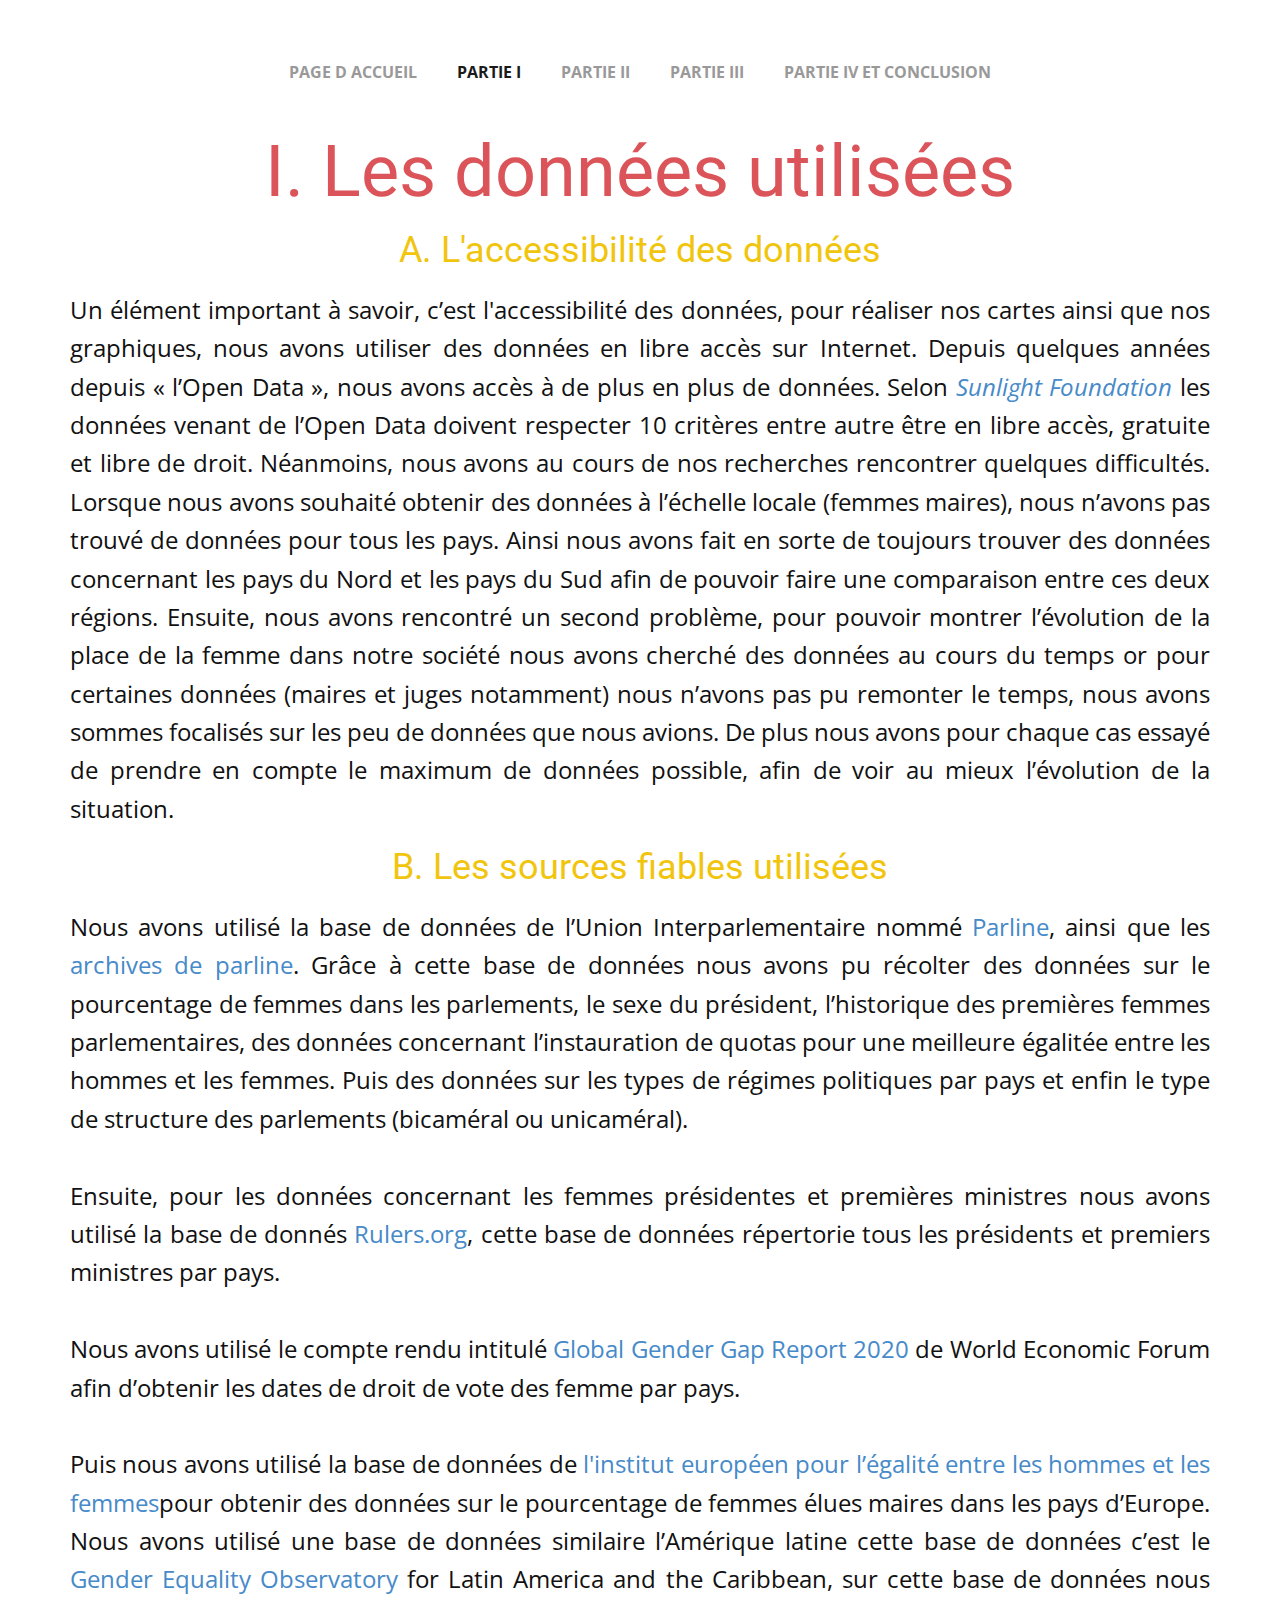
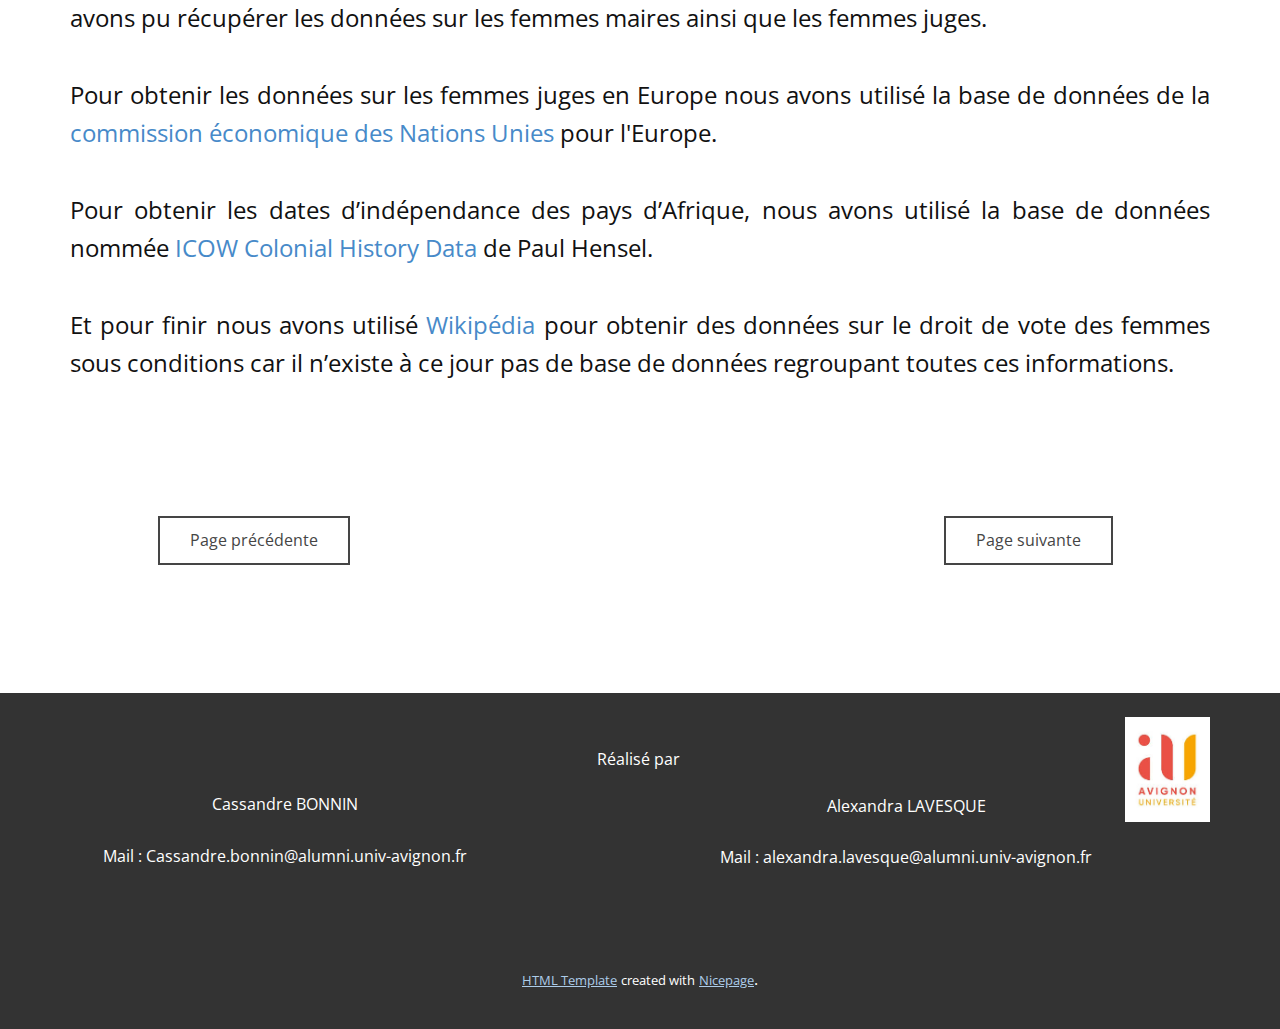
<file: Partie-I.html>
<!DOCTYPE html>
<html style="font-size: 16px;">
  <head>
    <meta name="viewport" content="width=device-width, initial-scale=1.0">
    <meta charset="utf-8">
    <meta name="keywords" content="I. Les données utilisées">
    <meta name="description" content="">
    <meta name="page_type" content="np-template-header-footer-from-plugin">
    <title>Partie I</title>
    <link rel="stylesheet" href="nicepage.css" media="screen">
<link rel="stylesheet" href="Partie-I.css" media="screen">
    <script class="u-script" type="text/javascript" src="jquery.js" defer=""></script>
    <script class="u-script" type="text/javascript" src="nicepage.js" defer=""></script>
    
    
    
    <link id="u-theme-google-font" rel="stylesheet" href="https://fonts.googleapis.com/css?family=Roboto:100,100i,300,300i,400,400i,500,500i,700,700i,900,900i|Open+Sans:300,300i,400,400i,600,600i,700,700i,800,800i">
    <script type="application/ld+json">{
		"@context": "http://schema.org",
		"@type": "Organization",
		"name": "",
		"url": "index.html"
}</script>
    <meta property="og:title" content="Partie I">
    <meta property="og:type" content="website">
    <meta name="theme-color" content="#478ac9">
    <link rel="canonical" href="index.html">
    <meta property="og:url" content="index.html">
  </head>
  <body class="u-body"><header class="u-clearfix u-header u-white u-header" id="sec-0485"><div class="u-clearfix u-sheet u-valign-middle-lg u-valign-middle-md u-valign-middle-sm u-valign-middle-xs u-sheet-1">
        <nav class="u-menu u-menu-dropdown u-menu-open-right u-offcanvas u-menu-1">
          <div class="menu-collapse" style="font-size: 1rem; letter-spacing: 0; font-weight: 700; text-transform: uppercase;">
            <a class="u-button-style u-custom-left-right-menu-spacing u-custom-padding-bottom u-custom-top-bottom-menu-spacing u-nav-link u-text-active-grey-90 u-text-grey-40 u-text-hover-grey-70" href="#">
              <svg><use xmlns:xlink="http://www.w3.org/1999/xlink" xlink:href="#menu-hamburger"></use></svg>
              <svg version="1.1" xmlns="http://www.w3.org/2000/svg" xmlns:xlink="http://www.w3.org/1999/xlink"><defs><symbol id="menu-hamburger" viewBox="0 0 16 16" style="width: 16px; height: 16px;"><rect y="1" width="16" height="2"></rect><rect y="7" width="16" height="2"></rect><rect y="13" width="16" height="2"></rect>
</symbol>
</defs></svg>
            </a>
          </div>
          <div class="u-custom-menu u-nav-container">
            <ul class="u-nav u-spacing-0 u-unstyled u-nav-1"><li class="u-nav-item"><a class="u-button-style u-nav-link u-text-active-grey-90 u-text-grey-40 u-text-hover-grey-70" href="Page-d-accueil.html" style="padding: 10px 20px;">Page d accueil</a>
</li><li class="u-nav-item"><a class="u-button-style u-nav-link u-text-active-grey-90 u-text-grey-40 u-text-hover-grey-70" href="Partie-I.html" style="padding: 10px 20px;">Partie I</a>
</li><li class="u-nav-item"><a class="u-button-style u-nav-link u-text-active-grey-90 u-text-grey-40 u-text-hover-grey-70" href="Partie-II.html" style="padding: 10px 20px;">Partie II</a>
</li><li class="u-nav-item"><a class="u-button-style u-nav-link u-text-active-grey-90 u-text-grey-40 u-text-hover-grey-70" href="Partie-III.html" style="padding: 10px 20px;">Partie III</a>
</li><li class="u-nav-item"><a class="u-button-style u-nav-link u-text-active-grey-90 u-text-grey-40 u-text-hover-grey-70" href="Partie-IV-et-conclusion.html" style="padding: 10px 20px;">Partie IV et conclusion</a>
</li></ul>
          </div>
          <div class="u-custom-menu u-nav-container-collapse">
            <div class="u-black u-border-1 u-border-grey-75 u-container-style u-inner-container-layout u-opacity u-opacity-95 u-sidenav">
              <div class="u-menu-close"></div>
              <ul class="u-align-center u-nav u-popupmenu-items u-unstyled u-nav-2"><li class="u-nav-item"><a class="u-button-style u-nav-link" href="Page-d-accueil.html" style="padding: 10px 20px;">Page d accueil</a>
</li><li class="u-nav-item"><a class="u-button-style u-nav-link" href="Partie-I.html" style="padding: 10px 20px;">Partie I</a>
</li><li class="u-nav-item"><a class="u-button-style u-nav-link" href="Partie-II.html" style="padding: 10px 20px;">Partie II</a>
</li><li class="u-nav-item"><a class="u-button-style u-nav-link" href="Partie-III.html" style="padding: 10px 20px;">Partie III</a>
</li><li class="u-nav-item"><a class="u-button-style u-nav-link" href="Partie-IV-et-conclusion.html" style="padding: 10px 20px;">Partie IV et conclusion</a>
</li></ul>
            </div>
            <div class="u-black u-menu-overlay u-opacity u-opacity-20"></div>
          </div>
        </nav>
      </div></header>
    <section class="u-align-center u-clearfix u-section-1" id="sec-45eb">
      <div class="u-clearfix u-sheet u-sheet-1">
        <h1 class="u-heading-font u-text u-text-default u-text-palette-2-base u-title u-text-1">I. Les données utilisées</h1>
        <h2 class="u-text u-text-default u-text-palette-3-base u-text-2">A. L'accessibilité des données</h2>
        <p class="u-align-justify u-text u-text-default u-text-3"> Un élément important à savoir, c’est l'accessibilité des données, pour réaliser nos cartes ainsi que nos graphiques, nous avons utiliser des données en libre accès sur Internet. Depuis quelques années depuis « l’Open Data », nous avons accès à de plus en plus de données. Selon <i>
            <a href="https://sunlightfoundation.com/policy/documents/ten-open-data-principles/ " target="_blank">Sunlight Foundation</a></i> les données venant de l’Open Data doivent respecter 10 critères entre autre être en libre accès, gratuite et libre de droit. Néanmoins, nous avons au cours de nos recherches rencontrer quelques difficultés. Lorsque nous avons souhaité obtenir des données à l’échelle locale (femmes maires), nous n’avons pas trouvé de données pour tous les pays. Ainsi nous avons fait en sorte de toujours trouver des données concernant les pays du Nord et les pays du Sud afin de pouvoir faire une comparaison entre ces deux régions. Ensuite, nous avons rencontré un second problème, pour pouvoir montrer l’évolution de la place de la femme dans notre société nous avons cherché des données au cours du temps or pour certaines données (maires et juges notamment) nous n’avons pas pu remonter le temps, nous avons sommes focalisés sur les peu de données que nous avions. De plus nous avons pour chaque cas essayé de prendre en compte le maximum de données possible, afin de voir au mieux l’évolution de la situation.&nbsp;
        </p>
        <h2 class="u-text u-text-default u-text-palette-3-base u-text-4">B. Les sources fiables utilisées</h2>
        <p class="u-align-justify u-text u-text-default u-text-5">Nous avons utilisé la base de données de l’Union Interparlementaire nommé <a href="https://data.ipu.org/fr" target="_blank">Parline</a>, ainsi que les <a href="http://archive.ipu.org/parline-f/parlinesearch.asp">a</a>
          <a href="http://archive.ipu.org/parline-f/parlinesearch.asp" target="_blank">rchives de parline</a>. Grâce à cette base de données nous avons pu récolter des données sur le pourcentage de femmes dans les parlements, le sexe du président, l’historique des premières femmes parlementaires, des données concernant l’instauration de quotas pour une meilleure égalitée entre les hommes et les femmes. Puis des données sur les types de régimes politiques par pays et enfin le type de structure des parlements (bicaméral ou unicaméral).&nbsp;<br>
          <br>Ensuite, pour les données concernant les femmes présidentes et premières ministres nous avons utilisé la base de donnés <a href="https://www.rulers.org/" target="_blank">Rulers</a>
          <a href="https://www.rulers.org/">.org</a>, cette base de données répertorie tous les présidents et premiers ministres par pays.&nbsp;<br>
          <br>Nous avons utilisé le compte rendu intitulé <a href="http://www3.weforum.org/docs/WEF_GGGR_2020.pdf" target="_blank">Global Gender Gap Report 2020</a> de World Economic Forum afin d’obtenir les dates de droit de vote des femme par pays.<br>
          <br>Puis nous avons utilisé la base de données de <a href="https://eige.europa.eu/fr/in-brief">l</a>
          <a href="https://eige.europa.eu/fr/in-brief" target="_blank">'institut européen pour l’égalité entre les hommes et les femmes</a>
          <a href="https://eige.europa.eu/fr/in-brief"></a>pour obtenir des données sur le pourcentage de femmes élues maires dans les pays d’Europe. Nous avons utilisé une base de données similaire l’Amérique latine cette base de données c’est le <a href="https://oig.cepal.org/en" target="_blank">Gender Equality Observatory</a> for Latin America and the Caribbean, sur cette base de données nous avons pu récupérer les données sur les femmes maires ainsi que les femmes juges.&nbsp;<br>
          <br>Pour obtenir les données sur les femmes juges en Europe nous avons utilisé la base de données de la <a href="https://w3.unece.org/PXWeb/en/Table?IndicatorCode=32">c</a>
          <a href="https://w3.unece.org/PXWeb/en/Table?IndicatorCode=32" target="_blank">ommission économique des Nations Unie</a>
          <a href="https://w3.unece.org/PXWeb/en/Table?IndicatorCode=32">s</a> pour l'Europe.&nbsp;<br>
          <br>Pour obtenir les dates d’indépendance des pays d’Afrique, nous avons utilisé la base de données nommée <a href="http://www.paulhensel.org/icowcol.html ">ICOW Colonial </a>
          <a href="http://www.paulhensel.org/icowcol.html " target="_blank">History</a>
          <a href="http://www.paulhensel.org/icowcol.html "> Data</a> de Paul Hensel.&nbsp;<br>
          <br>Et pour finir nous avons utilisé <a href="https://fr.wikipedia.org/wiki/Wikip%C3%A9dia:Accueil_principal" target="_blank">Wikipédia</a> pour obtenir des données sur le droit de vote des femmes sous conditions car il n’existe à ce jour pas de base de données regroupant toutes ces informations.&nbsp;
        </p>
      </div>
    </section>
    <section class="u-clearfix u-section-2" id="sec-48ab">
      <div class="u-clearfix u-sheet u-sheet-1">
        <div class="u-clearfix u-layout-wrap u-layout-wrap-1">
          <div class="u-layout">
            <div class="u-layout-row">
              <div class="u-align-left u-container-style u-layout-cell u-left-cell u-size-43 u-layout-cell-1">
                <div class="u-container-layout u-valign-top u-container-layout-1">
                  <a href="Page-d-accueil.html" class="u-border-2 u-border-grey-dark-1 u-btn u-btn-rectangle u-button-style u-none u-btn-1">Page précédente</a>
                </div>
              </div>
              <div class="u-align-left u-container-style u-layout-cell u-right-cell u-size-17 u-layout-cell-2">
                <div class="u-container-layout u-container-layout-2">
                  <a href="Partie-II.html" class="u-border-2 u-border-grey-dark-1 u-btn u-btn-rectangle u-button-style u-none u-btn-2">Page suivante</a>
                </div>
              </div>
            </div>
          </div>
        </div>
      </div>
    </section>
    
    
    <footer class="u-align-right u-clearfix u-footer u-grey-80 u-footer" id="sec-b68e"><div class="u-clearfix u-sheet u-sheet-1">
        <img src="images/Logouniversit.jpg" alt="" class="u-image u-image-default u-image-1">
        <p class="u-align-center u-small-text u-text u-text-variant u-text-1">Réalisé par&nbsp;</p>
        <p class="u-align-center u-text u-text-default u-text-2">Cassandre BONNIN<br>
          <br>Mail : Cassandre.bonnin@alumni.univ-avignon.fr
        </p>
        <p class="u-align-center u-text u-text-default u-text-3">Alexandra LAVESQUE<br>
          <br>Mail : alexandra.lavesque@alumni.univ-avignon.fr
        </p>
      </div></footer>
    <section class="u-backlink u-clearfix u-grey-80">
      <a class="u-link" href="https://nicepage.com/html-templates" target="_blank">
        <span>HTML Template</span>
      </a>
      <p class="u-text">
        <span>created with</span>
      </p>
      <a class="u-link" href="https://nicepage.com/html-templates" target="_blank">
        <span>Nicepage</span>
      </a>. 
    </section>
  </body>
</html>
</file>
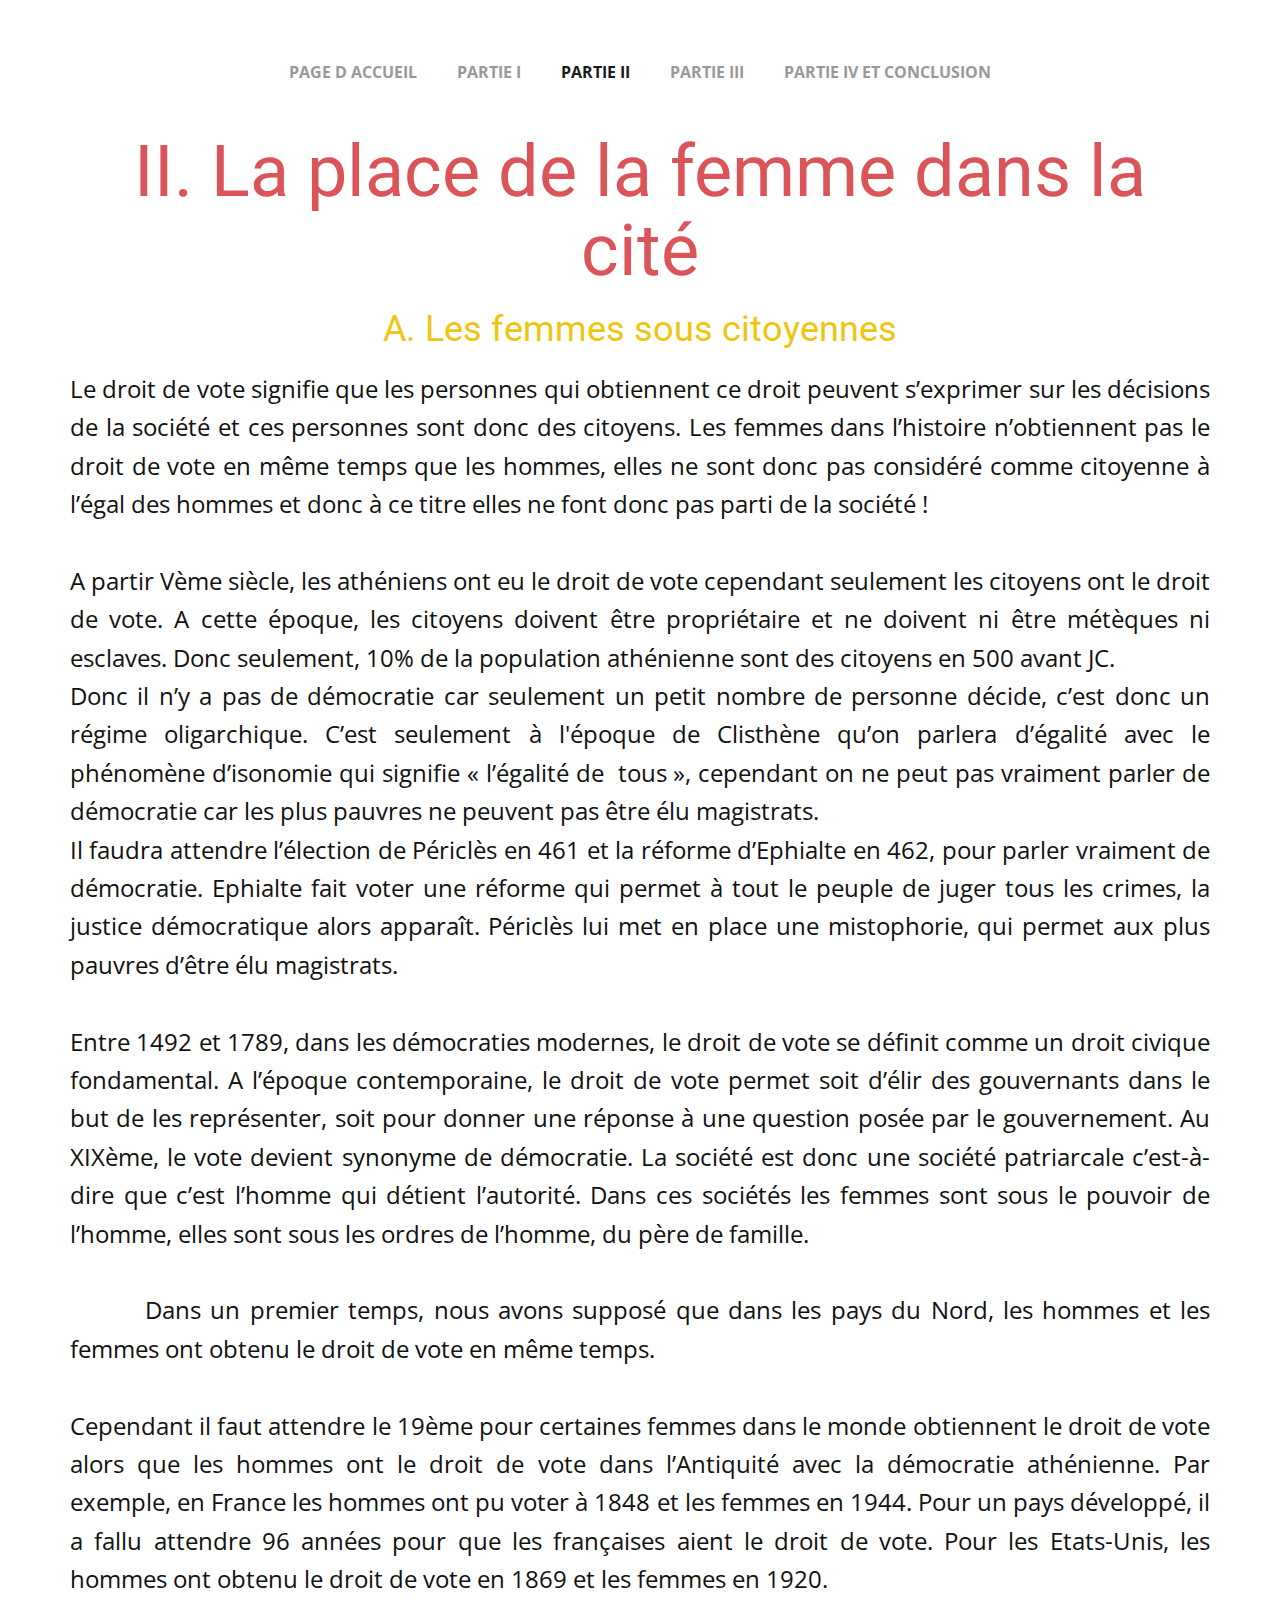
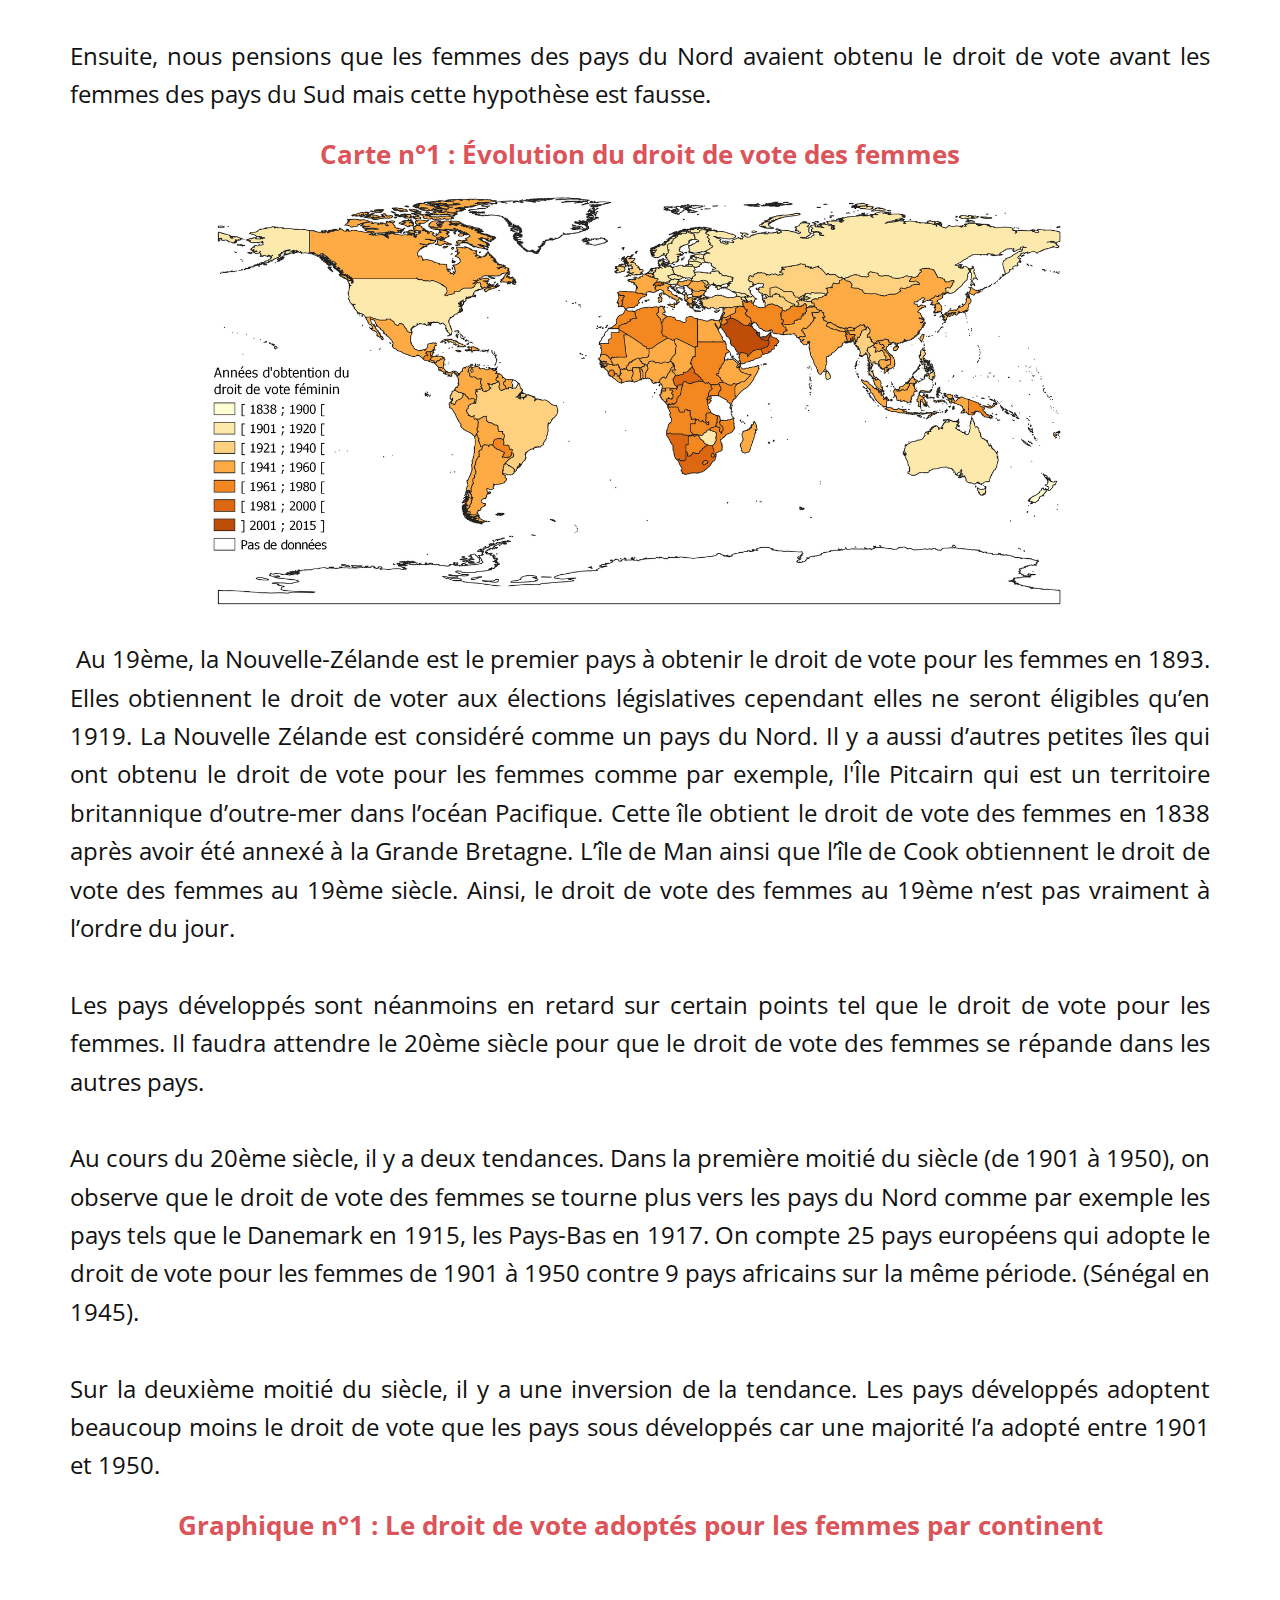
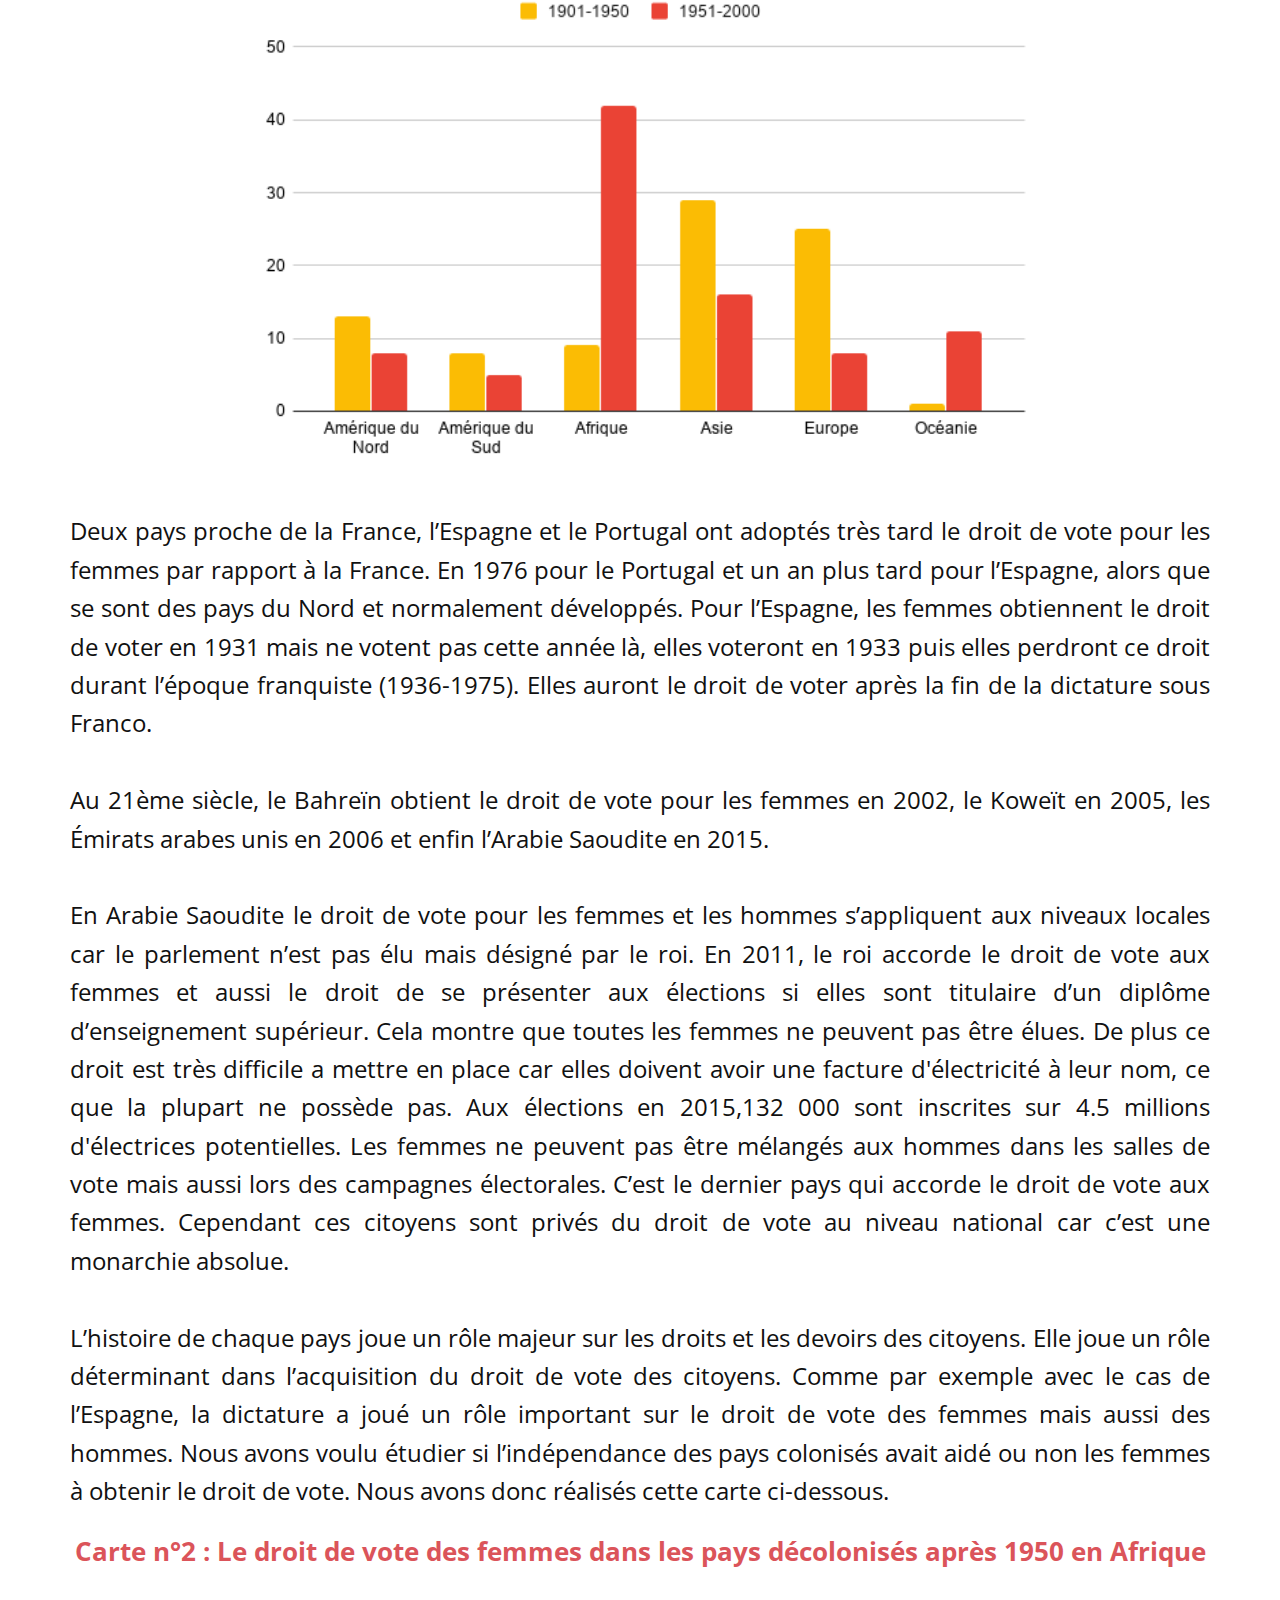
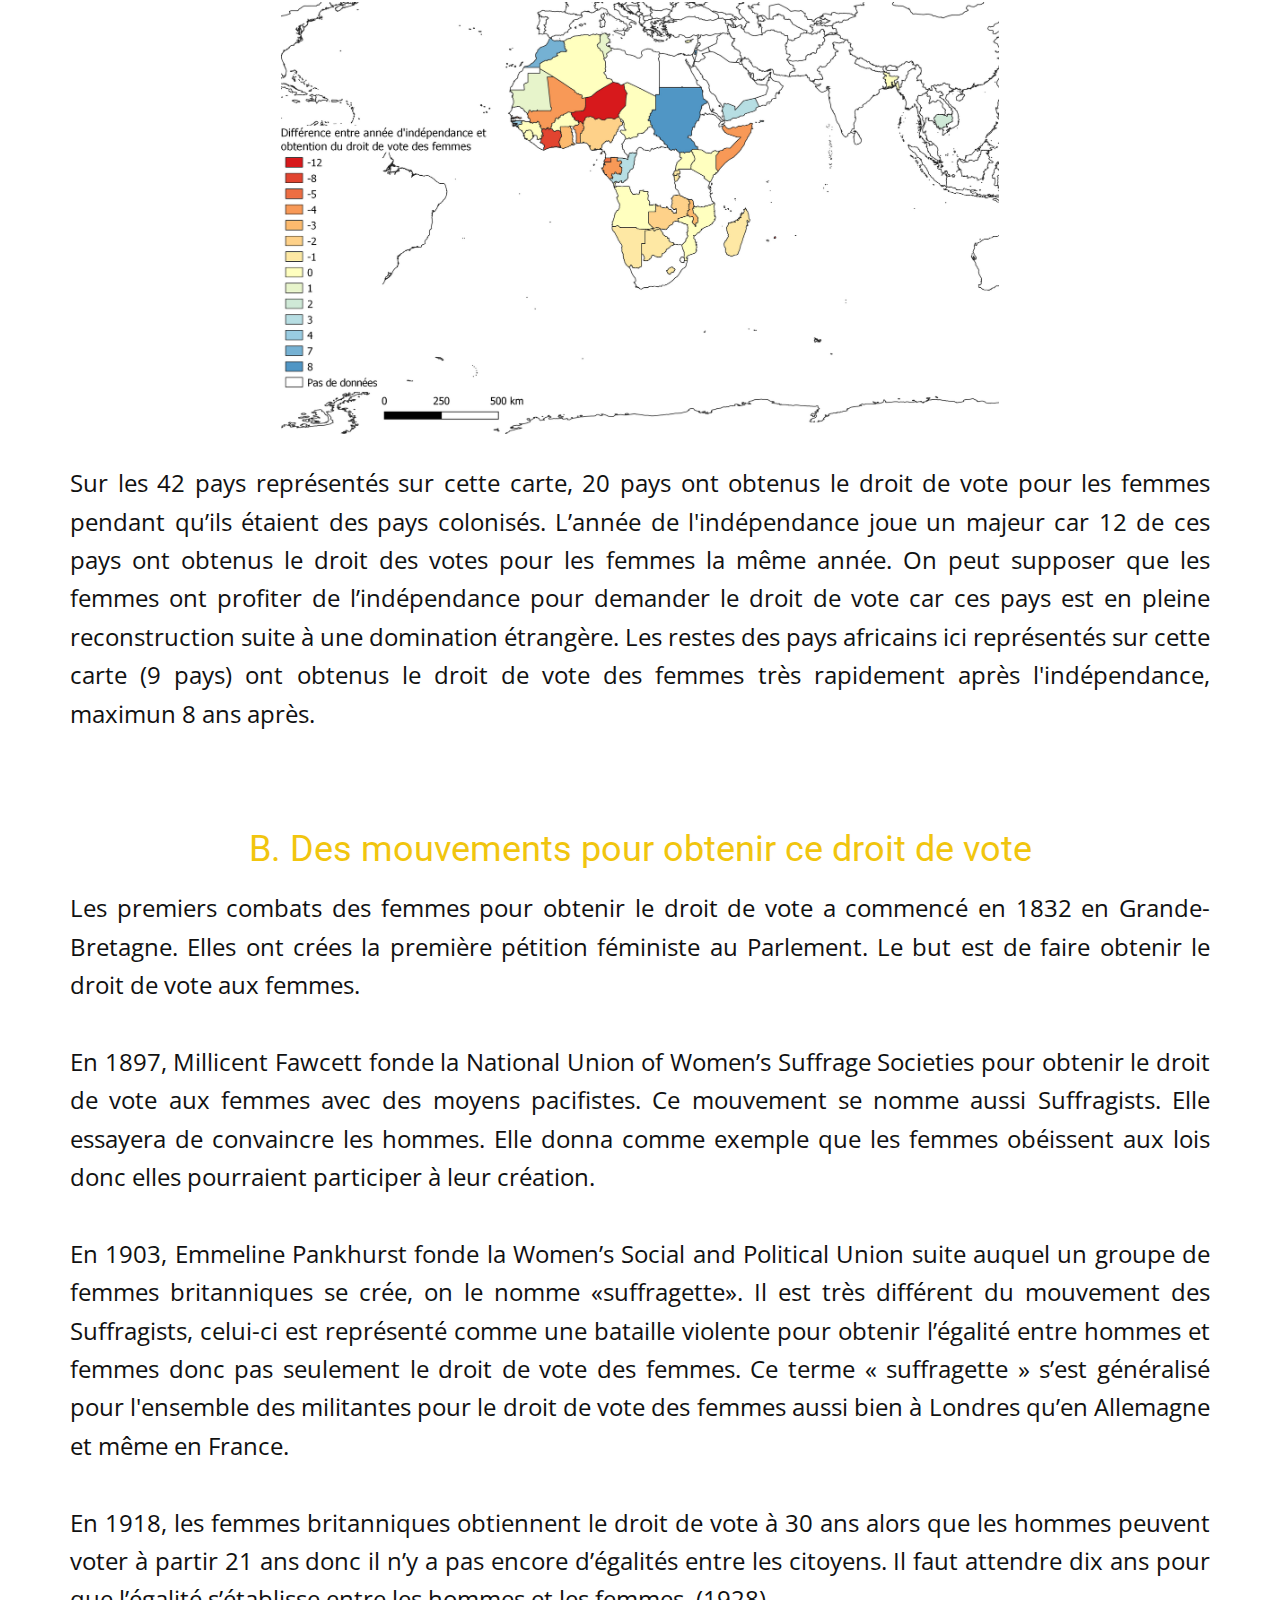
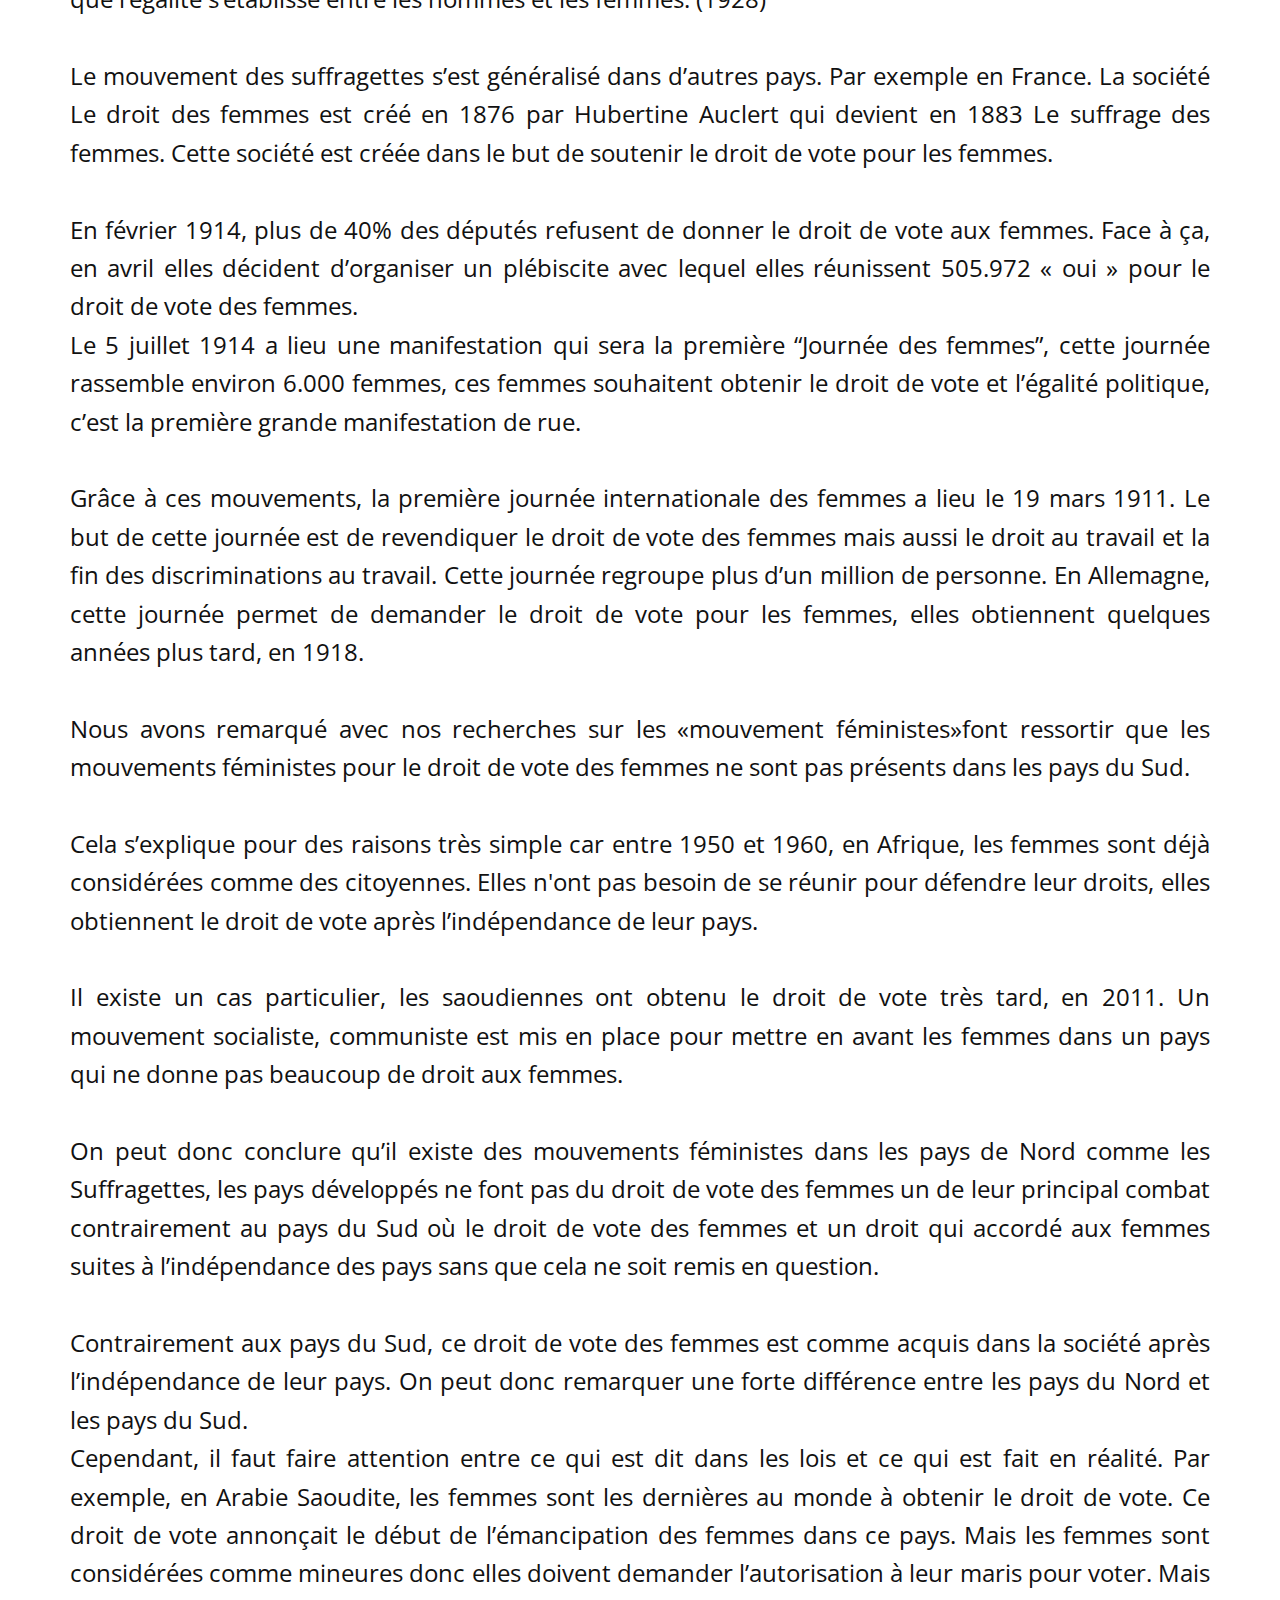
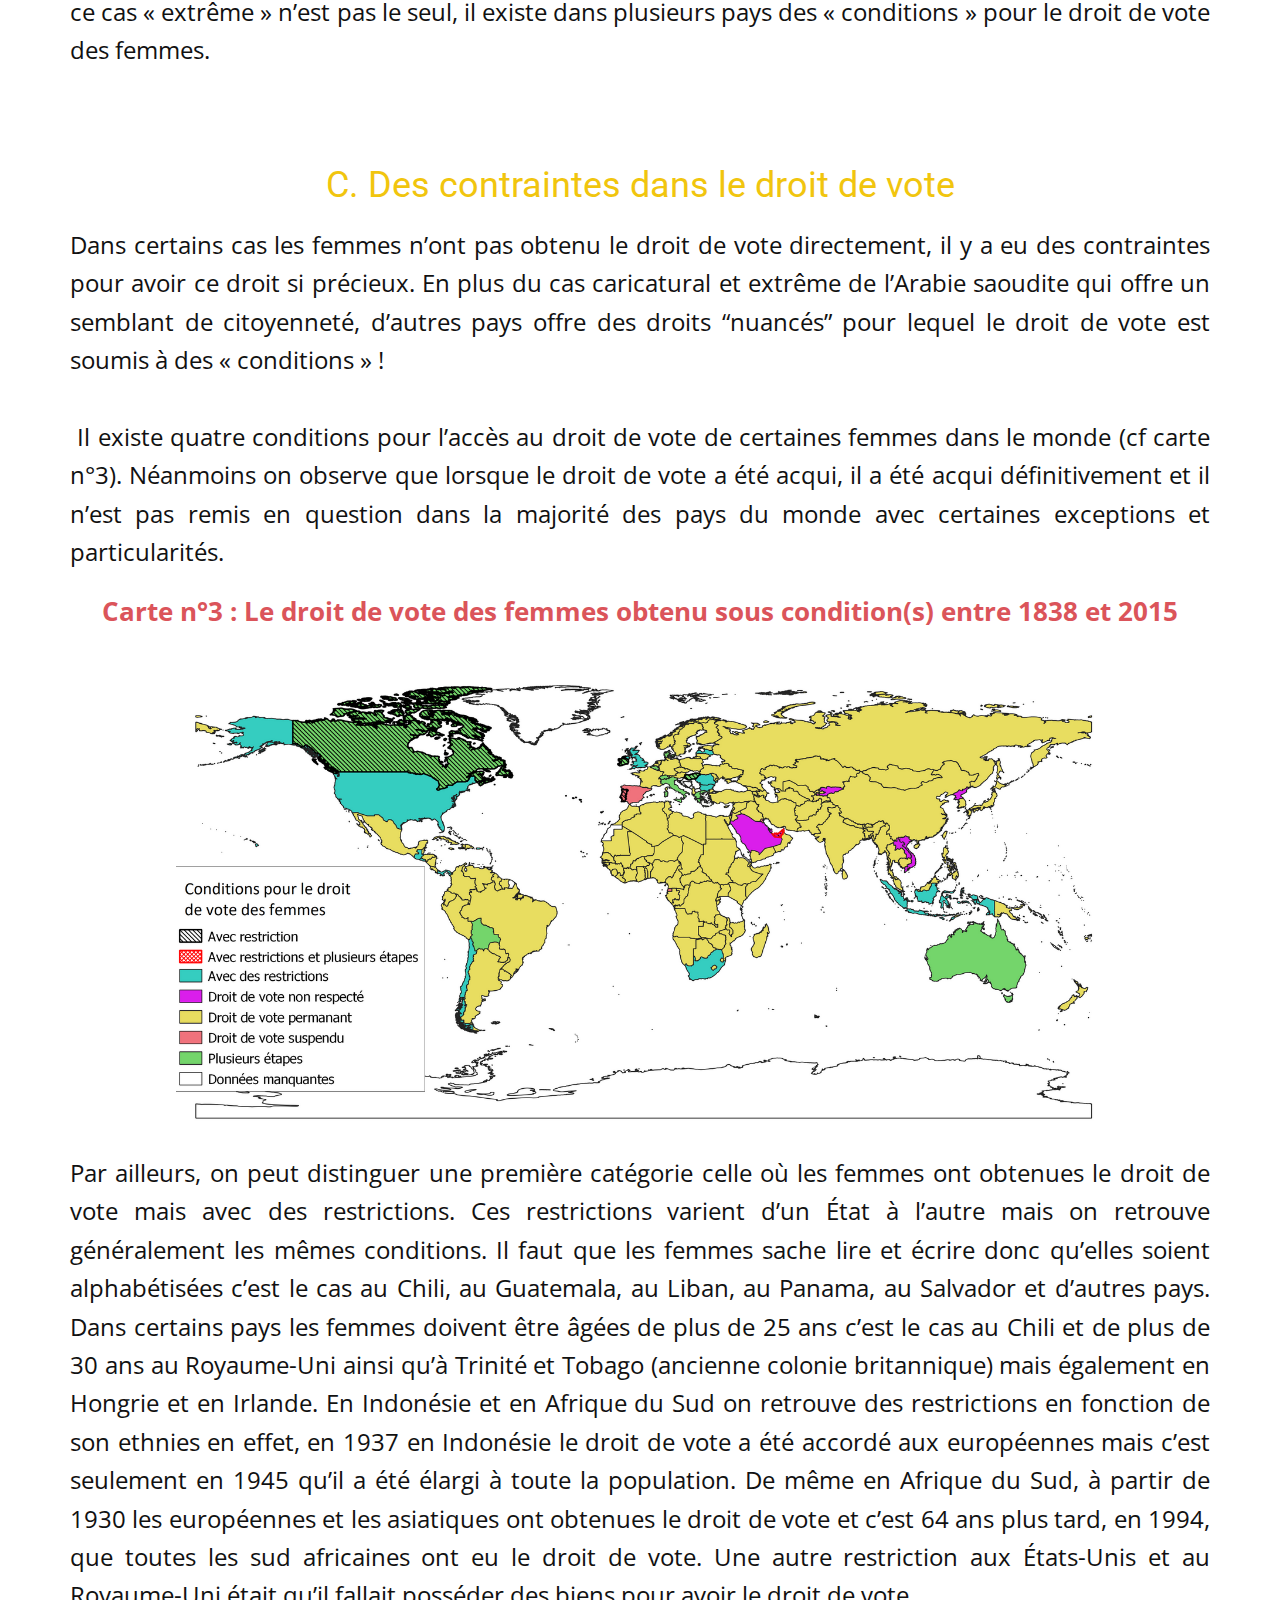
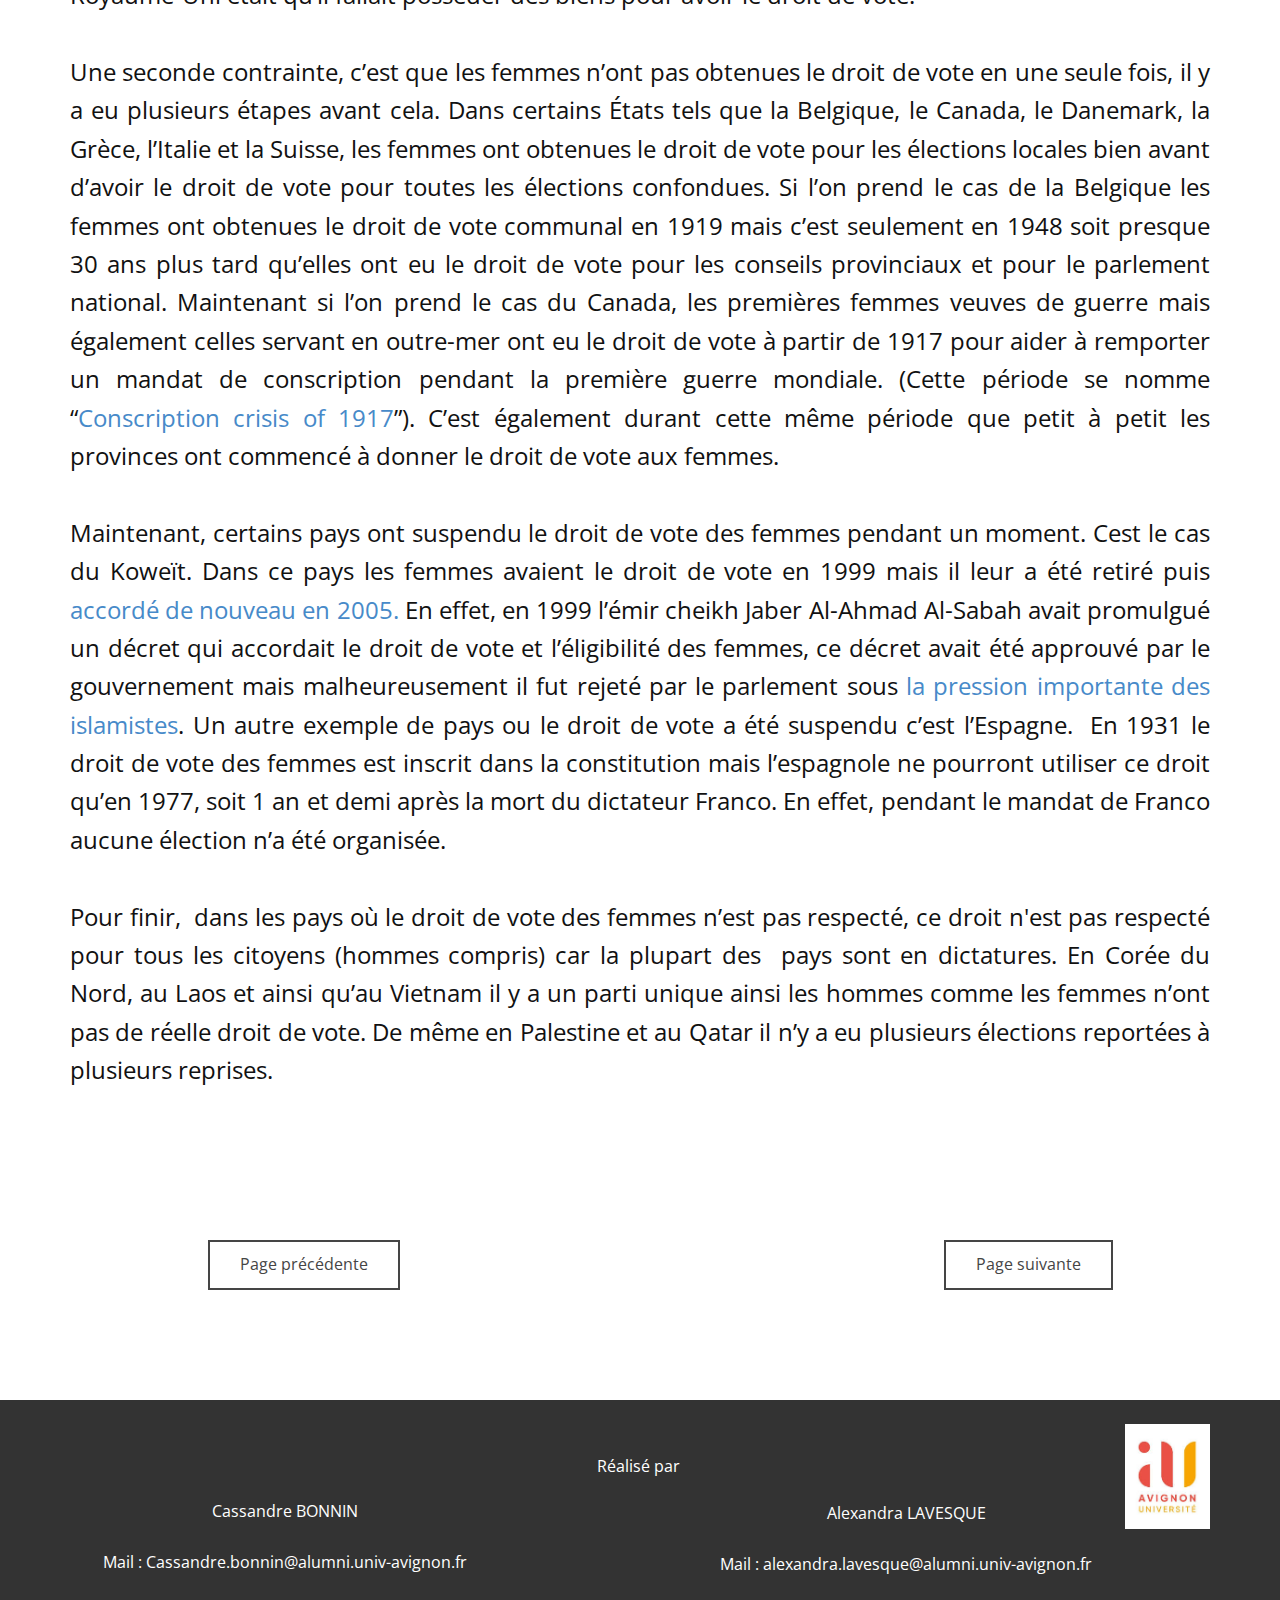
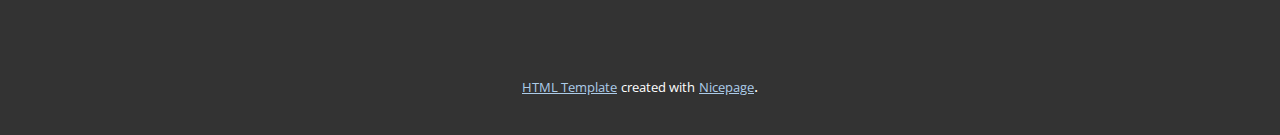
<file: Partie-II.html>
<!DOCTYPE html>
<html style="font-size: 16px;">
  <head>
    <meta name="viewport" content="width=device-width, initial-scale=1.0">
    <meta charset="utf-8">
    <meta name="keywords" content="II. La place de la femme dans la cité, A. Les femmes sous citoyennes">
    <meta name="description" content="">
    <meta name="page_type" content="np-template-header-footer-from-plugin">
    <title>Partie II</title>
    <link rel="stylesheet" href="nicepage.css" media="screen">
<link rel="stylesheet" href="Partie-II.css" media="screen">
    <script class="u-script" type="text/javascript" src="jquery.js" defer=""></script>
    <script class="u-script" type="text/javascript" src="nicepage.js" defer=""></script>
    
    
    
    <link id="u-theme-google-font" rel="stylesheet" href="https://fonts.googleapis.com/css?family=Roboto:100,100i,300,300i,400,400i,500,500i,700,700i,900,900i|Open+Sans:300,300i,400,400i,600,600i,700,700i,800,800i">
    <script type="application/ld+json">{
		"@context": "http://schema.org",
		"@type": "Organization",
		"name": "",
		"url": "index.html"
}</script>
    <meta property="og:title" content="Partie II">
    <meta property="og:type" content="website">
    <meta name="theme-color" content="#478ac9">
    <link rel="canonical" href="index.html">
    <meta property="og:url" content="index.html">
  </head>
  <body class="u-body"><header class="u-clearfix u-header u-white u-header" id="sec-0485"><div class="u-clearfix u-sheet u-valign-middle-lg u-valign-middle-md u-valign-middle-sm u-valign-middle-xs u-sheet-1">
        <nav class="u-menu u-menu-dropdown u-menu-open-right u-offcanvas u-menu-1">
          <div class="menu-collapse" style="font-size: 1rem; letter-spacing: 0; font-weight: 700; text-transform: uppercase;">
            <a class="u-button-style u-custom-left-right-menu-spacing u-custom-padding-bottom u-custom-top-bottom-menu-spacing u-nav-link u-text-active-grey-90 u-text-grey-40 u-text-hover-grey-70" href="#">
              <svg><use xmlns:xlink="http://www.w3.org/1999/xlink" xlink:href="#menu-hamburger"></use></svg>
              <svg version="1.1" xmlns="http://www.w3.org/2000/svg" xmlns:xlink="http://www.w3.org/1999/xlink"><defs><symbol id="menu-hamburger" viewBox="0 0 16 16" style="width: 16px; height: 16px;"><rect y="1" width="16" height="2"></rect><rect y="7" width="16" height="2"></rect><rect y="13" width="16" height="2"></rect>
</symbol>
</defs></svg>
            </a>
          </div>
          <div class="u-custom-menu u-nav-container">
            <ul class="u-nav u-spacing-0 u-unstyled u-nav-1"><li class="u-nav-item"><a class="u-button-style u-nav-link u-text-active-grey-90 u-text-grey-40 u-text-hover-grey-70" href="Page-d-accueil.html" style="padding: 10px 20px;">Page d accueil</a>
</li><li class="u-nav-item"><a class="u-button-style u-nav-link u-text-active-grey-90 u-text-grey-40 u-text-hover-grey-70" href="Partie-I.html" style="padding: 10px 20px;">Partie I</a>
</li><li class="u-nav-item"><a class="u-button-style u-nav-link u-text-active-grey-90 u-text-grey-40 u-text-hover-grey-70" href="Partie-II.html" style="padding: 10px 20px;">Partie II</a>
</li><li class="u-nav-item"><a class="u-button-style u-nav-link u-text-active-grey-90 u-text-grey-40 u-text-hover-grey-70" href="Partie-III.html" style="padding: 10px 20px;">Partie III</a>
</li><li class="u-nav-item"><a class="u-button-style u-nav-link u-text-active-grey-90 u-text-grey-40 u-text-hover-grey-70" href="Partie-IV-et-conclusion.html" style="padding: 10px 20px;">Partie IV et conclusion</a>
</li></ul>
          </div>
          <div class="u-custom-menu u-nav-container-collapse">
            <div class="u-black u-border-1 u-border-grey-75 u-container-style u-inner-container-layout u-opacity u-opacity-95 u-sidenav">
              <div class="u-menu-close"></div>
              <ul class="u-align-center u-nav u-popupmenu-items u-unstyled u-nav-2"><li class="u-nav-item"><a class="u-button-style u-nav-link" href="Page-d-accueil.html" style="padding: 10px 20px;">Page d accueil</a>
</li><li class="u-nav-item"><a class="u-button-style u-nav-link" href="Partie-I.html" style="padding: 10px 20px;">Partie I</a>
</li><li class="u-nav-item"><a class="u-button-style u-nav-link" href="Partie-II.html" style="padding: 10px 20px;">Partie II</a>
</li><li class="u-nav-item"><a class="u-button-style u-nav-link" href="Partie-III.html" style="padding: 10px 20px;">Partie III</a>
</li><li class="u-nav-item"><a class="u-button-style u-nav-link" href="Partie-IV-et-conclusion.html" style="padding: 10px 20px;">Partie IV et conclusion</a>
</li></ul>
            </div>
            <div class="u-black u-menu-overlay u-opacity u-opacity-20"></div>
          </div>
        </nav>
      </div></header>
    <section class="u-align-center u-clearfix u-section-1" id="sec-1f7f">
      <div class="u-clearfix u-sheet u-sheet-1">
        <h1 class="u-heading-font u-text u-text-default u-text-palette-2-base u-title u-text-1">II. La place de la femme dans la cité</h1>
        <h2 class="u-text u-text-default u-text-palette-3-base u-text-2">A. Les femmes sous citoyennes</h2>
        <p class="u-align-justify u-text u-text-default u-text-3">Le droit de vote signifie que les personnes qui obtiennent ce droit peuvent s’exprimer sur les décisions de la société et ces personnes sont donc des citoyens.&nbsp;Les femmes dans l’histoire n’obtiennent pas le droit de vote en même temps que les hommes, elles ne sont donc pas considéré comme citoyenne à l’égal des hommes et donc à ce titre elles ne font donc pas parti de la société !<br>
          <br>A partir Vème siècle, les athéniens ont eu le droit de vote cependant seulement les citoyens ont le droit de vote. A cette époque, les citoyens doivent être propriétaire et ne doivent ni être métèques ni esclaves. Donc seulement, 10% de la population athénienne sont des citoyens en 500 avant JC.&nbsp;<br>Donc il n’y a pas de démocratie car seulement un petit nombre de personne décide, c’est donc un régime oligarchique. C’est seulement à l'époque de Clisthène qu’on parlera d’égalité avec le phénomène d’isonomie qui signifie « l’égalité de&nbsp; tous », cependant on ne peut pas vraiment parler de démocratie car les plus pauvres ne peuvent pas être élu magistrats.<br>Il faudra attendre l’élection de Périclès en 461 et la réforme d’Ephialte en 462, pour parler vraiment de démocratie. Ephialte fait voter une réforme qui permet à tout le peuple de juger tous les crimes, la justice démocratique alors apparaît. Périclès lui met en place une mistophorie, qui permet aux plus pauvres d’être élu magistrats.&nbsp; &nbsp;<br>
          <br>Entre 1492 et 1789, dans les démocraties modernes, le droit de vote se définit comme un droit civique fondamental. A l’époque contemporaine, le droit de vote permet soit d’élir des gouvernants dans le but de les représenter, soit pour donner une réponse à une question posée par le gouvernement. Au XIXème, le vote devient synonyme de démocratie. La société est donc une société patriarcale c’est-à-dire que c’est l’homme qui détient l’autorité. Dans ces sociétés les femmes sont sous le pouvoir de l’homme, elles sont sous les ordres de l’homme, du père de famille.<br>
          <br>&nbsp; &nbsp; &nbsp; &nbsp; Dans un premier temps, nous avons supposé que dans les pays du Nord, les hommes et les femmes ont obtenu le droit de vote en même temps.&nbsp;<br>
          <br>Cependant il faut attendre le 19ème pour certaines femmes dans le monde obtiennent le droit de vote alors que les hommes ont le droit de vote dans l’Antiquité avec la démocratie athénienne. Par exemple, en France les hommes ont pu voter à 1848 et les femmes en 1944. Pour un pays développé, il a fallu attendre 96 années pour que les françaises aient le droit de vote. Pour les Etats-Unis, les hommes ont obtenu le droit de vote en 1869 et les femmes en 1920.&nbsp;&nbsp;<br>
          <br>Ensuite, nous pensions que les femmes des pays du Nord avaient obtenu le droit de vote avant les femmes des pays du Sud mais cette hypothèse est fausse.
        </p>
        <p class="u-text u-text-default u-text-palette-2-base u-text-4">
          <a href="https://en.wikipedia.org/wiki/Women%27s_suffrage#cite_note-womensuffrage.org-44" target="_blank"> Carte n°1 : Évolution du droit de vote des femmes</a>
        </p>
        <img src="images/Evolutiondroitdevote.png" alt="" class="u-image u-image-default u-image-1" data-image-width="3496" data-image-height="1647">
        <p class="u-align-justify u-text u-text-default u-text-5"> &nbsp;Au 19ème, la Nouvelle-Zélande est le premier pays à obtenir le droit de vote pour les femmes en 1893. Elles obtiennent le droit de voter aux élections législatives cependant elles ne seront éligibles qu’en 1919. La Nouvelle Zélande est considéré comme un pays du Nord. Il y a aussi d’autres petites îles qui ont obtenu le droit de vote pour les femmes comme par exemple, l'Île Pitcairn qui est un territoire britannique d’outre-mer dans l’océan Pacifique. Cette île obtient le droit de vote des femmes en 1838 après avoir été annexé à la Grande Bretagne. L’île de Man ainsi que l’île de Cook obtiennent le droit de vote des femmes au 19ème siècle. Ainsi, le droit de vote des femmes au 19ème n’est pas vraiment à l’ordre du jour.&nbsp; &nbsp; &nbsp;<br>
          <br>Les pays développés sont néanmoins en retard sur certain points tel que le droit de vote pour les femmes. Il faudra attendre le 20ème siècle pour que le droit de vote des femmes se répande dans les autres pays.<br>
          <br>Au cours du 20ème siècle, il y a deux tendances. Dans la première moitié du siècle (de 1901 à 1950), on observe que le droit de vote des femmes se tourne plus vers les pays du Nord comme par exemple les pays tels que le Danemark en 1915, les Pays-Bas en 1917. On compte 25 pays européens qui adopte le droit de vote pour les femmes de 1901 à 1950 contre 9 pays africains sur la même période. (Sénégal en 1945).<br>
          <br>Sur la deuxième moitié du siècle, il y a une inversion de la tendance. Les pays développés adoptent beaucoup moins le droit de vote que les pays sous développés car une majorité l’a adopté entre 1901 et 1950.&nbsp;
        </p>
        <p class="u-align-justify u-text u-text-default u-text-palette-2-base u-text-6">
          <a href="http://www3.weforum.org/docs/WEF_GGGR_2020.pdf"> Graphique n°1 : Le droit de vote adoptés pour les femmes par continent</a>
        </p>
        <img src="images/chart.png" alt="" class="u-image u-image-default u-image-2" data-image-width="600" data-image-height="371">
        <p class="u-align-justify u-text u-text-default u-text-7">Deux pays proche de la France, l’Espagne et le Portugal ont adoptés très tard le droit de vote pour les femmes par rapport à la France. En 1976 pour le Portugal et un an plus tard pour l’Espagne, alors que se sont des pays du Nord et normalement développés. Pour l’Espagne, les femmes obtiennent le droit de voter en 1931 mais ne votent pas cette année là, elles voteront en 1933 puis elles perdront ce droit durant l’époque franquiste (1936-1975). Elles auront le droit de voter après la fin de la dictature sous Franco.<br>
          <br>Au 21ème siècle, le Bahreïn obtient le droit de vote pour les femmes en 2002, le Koweït en 2005, les Émirats arabes unis en 2006 et enfin l’Arabie Saoudite en 2015.<br>
          <br>En Arabie Saoudite le droit de vote pour les femmes et les hommes s’appliquent aux niveaux locales car le parlement n’est pas élu mais désigné par le roi. En 2011, le roi accorde le droit de vote aux femmes et aussi le droit de se présenter aux élections si elles sont titulaire d’un diplôme d’enseignement supérieur. Cela montre que toutes les femmes ne peuvent pas être élues. De plus ce droit est très difficile a mettre en place car elles doivent avoir une facture d'électricité à leur nom, ce que la plupart ne possède pas. Aux élections en 2015,132 000 sont inscrites sur 4.5 millions d'électrices potentielles. Les femmes ne peuvent pas être mélangés aux hommes dans les salles de vote mais aussi lors des campagnes électorales. C’est le dernier pays qui accorde le droit de vote aux femmes. Cependant ces citoyens sont privés du droit de vote au niveau national car c’est une monarchie absolue.&nbsp;<br>
          <br>L’histoire de chaque pays joue un rôle majeur sur les droits et les devoirs des citoyens. Elle joue un rôle déterminant dans l’acquisition du droit de vote des citoyens. Comme par exemple avec le cas de l’Espagne, la dictature a joué un rôle important sur le droit de vote des femmes mais aussi des hommes. Nous avons voulu étudier si l’indépendance des pays colonisés avait aidé ou non les femmes à obtenir le droit de vote. Nous avons donc réalisés cette carte ci-dessous.
        </p>
        <p class="u-align-justify u-text u-text-default u-text-palette-2-base u-text-8">
          <a href="http://www.paulhensel.org/icowcol.html "> Carte n°2 : Le droit de vote des femmes dans les pays décolonisés après 1950 en Afrique</a>
        </p>
        <img src="images/Indpendance.png" alt="" class="u-image u-image-default u-image-3" data-image-width="3506" data-image-height="2111">
        <p class="u-align-justify u-text u-text-default u-text-9"> Sur les 42 pays représentés sur cette carte, 20 pays ont obtenus le droit de vote pour les femmes pendant qu’ils étaient des pays colonisés. L’année de l'indépendance joue un majeur car 12 de ces pays ont obtenus le droit des votes pour les femmes la même année. On peut supposer que les femmes ont profiter de l’indépendance pour demander le droit de vote car ces pays est en pleine reconstruction suite à une domination étrangère. Les restes des pays africains ici représentés sur cette carte (9 pays) ont obtenus le droit de vote des femmes très rapidement après l'indépendance, maximun 8 ans après.&nbsp;<br>
          <br>
          <br>
        </p>
        <h2 class="u-align-justify u-text u-text-default u-text-palette-3-base u-text-10">B. Des mouvements pour obtenir ce droit de vote</h2>
        <p class="u-align-justify u-text u-text-default u-text-11">Les premiers combats des femmes pour obtenir le droit de vote a commencé en 1832 en Grande-Bretagne. Elles ont crées la première pétition féministe au Parlement. Le but est de faire obtenir le droit de vote aux femmes.&nbsp;<br>
          <br>En 1897, Millicent Fawcett fonde la National Union of Women’s Suffrage Societies pour obtenir le droit de vote aux femmes avec des moyens pacifistes. Ce mouvement se nomme aussi Suffragists. Elle essayera de convaincre les hommes. Elle donna comme exemple que les femmes obéissent aux lois donc elles pourraient participer à leur création.&nbsp;<br>
          <br>En 1903, Emmeline Pankhurst fonde la Women’s Social and Political Union suite auquel un groupe de femmes britanniques se crée, on le nomme «suffragette». Il est très différent du mouvement des Suffragists, celui-ci est représenté comme une bataille violente pour obtenir l’égalité entre hommes et femmes donc pas seulement le droit de vote des femmes. Ce terme « suffragette » s’est généralisé pour l'ensemble des militantes pour le droit de vote des femmes aussi bien à Londres qu’en Allemagne et même en France.&nbsp;<br>
          <br>En 1918, les femmes britanniques obtiennent le droit de vote à 30 ans alors que les hommes peuvent voter à partir 21 ans donc il n’y a pas encore d’égalités entre les citoyens. Il faut attendre dix ans pour que l’égalité s’établisse entre les hommes et les femmes. (1928)<br>
          <br>Le mouvement des suffragettes s’est généralisé dans d’autres pays.&nbsp;Par exemple en France. La société Le droit des femmes est créé en 1876 par Hubertine Auclert qui devient en 1883 Le suffrage des femmes. Cette société est créée dans le but de soutenir le droit de vote pour les femmes.&nbsp;<br>
          <br>En février 1914, plus de 40% des députés refusent de donner le droit de vote aux femmes. Face à ça, en avril elles décident d’organiser un plébiscite avec lequel elles réunissent 505.972 « oui » pour le droit de vote des femmes.&nbsp;<br>Le 5 juillet 1914 a lieu une manifestation qui sera la première “Journée des femmes”, cette journée rassemble environ 6.000 femmes, ces femmes souhaitent obtenir le droit de vote et l’égalité politique, c’est la première grande manifestation de rue.&nbsp;<br>
          <br>Grâce à ces mouvements, la première journée internationale des femmes a lieu le 19 mars 1911. Le but de cette journée est de revendiquer le droit de vote des femmes mais aussi le droit au travail et la fin des discriminations au travail. Cette journée regroupe plus d’un million de personne. En Allemagne, cette journée permet de demander le droit de vote pour les femmes, elles obtiennent quelques années plus tard, en 1918.&nbsp;<br>
          <br>Nous avons remarqué avec nos recherches sur les «mouvement féministes»font ressortir que les mouvements féministes pour le droit de vote des femmes ne sont pas présents dans les pays du Sud.<br>
          <br>Cela s’explique pour des raisons très simple car entre 1950 et 1960, en Afrique, les femmes sont déjà considérées comme des citoyennes. Elles n'ont pas besoin de se réunir pour défendre leur droits, elles obtiennent le droit de vote après l’indépendance de leur pays.<br>
          <br>Il existe un cas particulier, les saoudiennes ont obtenu le droit de vote très tard, en 2011. Un mouvement socialiste, communiste est mis en place pour mettre en avant les femmes dans un pays qui ne donne pas beaucoup de droit aux femmes.&nbsp; &nbsp;<br>
          <br>On peut donc conclure qu’il existe des mouvements féministes dans les pays de Nord comme les Suffragettes, les pays développés ne font pas du droit de vote des femmes un de leur principal combat contrairement au pays du Sud où le droit de vote des femmes et un droit qui accordé aux femmes suites à l’indépendance des pays sans que cela ne soit remis en question.<br>
          <br>Contrairement aux pays du Sud, ce droit de vote des femmes est comme acquis dans la société après l’indépendance de leur pays. On peut donc remarquer une forte différence entre les pays du Nord et les pays du Sud.&nbsp;<br>Cependant, il faut faire attention entre ce qui est dit dans les lois et ce qui est fait en réalité. Par exemple, en Arabie Saoudite, les femmes sont les dernières au monde à obtenir le droit de vote. Ce droit de vote annonçait le début de l’émancipation des femmes dans ce pays. Mais les femmes sont considérées comme mineures donc elles doivent demander l’autorisation à leur maris pour voter. Mais ce cas « extrême » n’est pas le seul, il existe dans plusieurs pays des « conditions » pour le droit de vote des femmes.<br>
          <br>
          <br>
        </p>
        <h2 class="u-align-justify u-text u-text-default u-text-palette-3-base u-text-12">C. Des contraintes dans le droit de vote</h2>
        <p class="u-align-justify u-text u-text-default u-text-13">Dans certains cas les femmes n’ont pas obtenu le droit de vote directement, il y a eu des contraintes pour avoir ce droit si précieux.&nbsp;En plus du cas caricatural et extrême de l’Arabie saoudite qui offre un semblant de citoyenneté, d’autres pays offre des droits “nuancés” pour lequel le droit de vote est soumis à des « conditions » !<br>
          <br>&nbsp;Il existe quatre conditions pour l’accès au droit de vote de certaines femmes dans le monde (cf carte n°3). Néanmoins on observe que lorsque le droit de vote a été acqui, il a été acqui définitivement et il n’est pas remis en question dans la majorité des pays du monde avec certaines exceptions et particularités.&nbsp;
        </p>
        <p class="u-align-justify u-text u-text-default u-text-palette-2-base u-text-14">
          <a href="https://en.wikipedia.org/wiki/Women%27s_suffrage#cite_note-womensuffrage.org-44"> Carte n°3 : Le droit de vote des femmes obtenu sous condition(s) entre 1838 et 2015</a>
        </p>
        <img src="images/Conditionspourlaccsaudroitdevotedesfemmesversion2.png" alt="" class="u-image u-image-default u-image-4" data-image-width="3497" data-image-height="1661">
        <p class="u-align-justify u-text u-text-default u-text-15">Par ailleurs, on peut distinguer une première catégorie celle où les femmes ont obtenues le droit de vote mais avec des restrictions. Ces restrictions varient d’un État à l’autre mais on retrouve généralement les mêmes conditions. Il faut que les femmes sache lire et écrire donc qu’elles soient alphabétisées c’est le cas au Chili, au Guatemala, au Liban, au Panama, au Salvador et d’autres pays. Dans certains pays les femmes doivent être âgées de plus de 25 ans c’est le cas au Chili et de plus de 30 ans au Royaume-Uni ainsi qu’à Trinité et Tobago (ancienne colonie britannique) mais également en Hongrie et en Irlande. En Indonésie et en Afrique du Sud on retrouve des restrictions en fonction de son ethnies en effet, en 1937 en Indonésie le droit de vote a été accordé aux européennes mais c’est seulement en 1945 qu’il a été élargi à toute la population. De même en Afrique du Sud, à partir de 1930 les européennes et les asiatiques ont obtenues le droit de vote et c’est 64 ans plus tard, en 1994, que toutes les sud africaines ont eu le droit de vote. Une autre restriction aux États-Unis et au Royaume-Uni était qu’il fallait posséder des biens pour avoir le droit de vote.&nbsp;<br>
          <br>Une seconde contrainte, c’est que les femmes n’ont pas obtenues le droit de vote en une seule fois, il y a eu plusieurs étapes avant cela. Dans certains États tels que la Belgique, le Canada, le Danemark, la Grèce, l’Italie et la Suisse, les femmes ont obtenues le droit de vote pour les élections locales bien avant d’avoir le droit de vote pour toutes les élections confondues. Si l’on prend le cas de la Belgique les femmes ont obtenues le droit de vote communal en 1919 mais c’est seulement en 1948 soit presque 30 ans plus tard qu’elles ont eu le droit de vote pour les conseils provinciaux et pour le parlement national. Maintenant si l’on prend le cas du Canada, les premières femmes veuves de guerre mais également celles servant en outre-mer ont eu le droit de vote à partir de 1917 pour aider à remporter un mandat de conscription pendant la première guerre mondiale. (Cette période se nomme “<a href="https://www.thecanadianencyclopedia.ca/fr/article/conscription ">Conscription crisis of 1917</a>”). C’est également durant cette même période que petit à petit les provinces ont commencé à donner le droit de vote aux femmes.&nbsp;<br>
          <br>Maintenant, certains pays ont suspendu le droit de vote des femmes pendant un moment. Cest le cas du Koweït. Dans ce pays les femmes avaient le droit de vote en 1999 mais il leur a été retiré puis <a href="https://www.lemonde.fr/proche-orient/article/2005/05/17/les-femmes-obtiennent-le-droit-de-vote-au-koweit_650574_3218.html ">accordé de nouveau en 2005.</a> En effet, en 1999 l’émir cheikh Jaber Al-Ahmad Al-Sabah avait promulgué un décret qui accordait le droit de vote et l’éligibilité des femmes, ce décret avait été approuvé par le gouvernement mais malheureusement il fut rejeté par le parlement sous<a href=" https://www.nouvelobs.com/monde/20050516.OBS6858/koweit-les-femmes-obtiennent-le-droit-de-vote.html"> la pression importante des islamistes</a>. Un autre exemple de pays ou le droit de vote a été suspendu c’est l’Espagne.&nbsp; En 1931 le droit de vote des femmes est inscrit dans la constitution mais l’espagnole ne pourront utiliser ce droit qu’en 1977, soit 1 an et demi après la mort du dictateur Franco. En effet, pendant le mandat de Franco aucune élection n’a été organisée.&nbsp;<br>
          <br>Pour finir,&nbsp; dans les pays où le droit de vote des femmes n’est pas respecté, ce droit n'est pas respecté pour tous les citoyens (hommes compris) car la plupart des&nbsp; pays sont en dictatures. En Corée du Nord, au Laos et ainsi qu’au Vietnam il y a un parti unique ainsi les hommes comme les femmes n’ont pas de réelle droit de vote. De même en Palestine et au Qatar il n’y a eu plusieurs élections reportées à plusieurs reprises.
        </p>
      </div>
    </section>
    <section class="u-clearfix u-section-2" id="sec-0d8c">
      <div class="u-clearfix u-sheet u-sheet-1">
        <div class="u-clearfix u-layout-wrap u-layout-wrap-1">
          <div class="u-layout">
            <div class="u-layout-row">
              <div class="u-align-left u-container-style u-layout-cell u-left-cell u-size-43 u-layout-cell-1">
                <div class="u-container-layout u-valign-middle u-container-layout-1">
                  <a href="Partie-I.html" class="u-border-2 u-border-grey-dark-1 u-btn u-btn-rectangle u-button-style u-none u-btn-1">Page précédente</a>
                </div>
              </div>
              <div class="u-align-left u-container-style u-layout-cell u-right-cell u-size-17 u-layout-cell-2">
                <div class="u-container-layout u-valign-middle u-container-layout-2">
                  <a href="Partie-III.html" class="u-border-2 u-border-grey-dark-1 u-btn u-btn-rectangle u-button-style u-none u-btn-2">Page suivante</a>
                </div>
              </div>
            </div>
          </div>
        </div>
      </div>
    </section>
    
    
    <footer class="u-align-right u-clearfix u-footer u-grey-80 u-footer" id="sec-b68e"><div class="u-clearfix u-sheet u-sheet-1">
        <img src="images/Logouniversit.jpg" alt="" class="u-image u-image-default u-image-1">
        <p class="u-align-center u-small-text u-text u-text-variant u-text-1">Réalisé par&nbsp;</p>
        <p class="u-align-center u-text u-text-default u-text-2">Cassandre BONNIN<br>
          <br>Mail : Cassandre.bonnin@alumni.univ-avignon.fr
        </p>
        <p class="u-align-center u-text u-text-default u-text-3">Alexandra LAVESQUE<br>
          <br>Mail : alexandra.lavesque@alumni.univ-avignon.fr
        </p>
      </div></footer>
    <section class="u-backlink u-clearfix u-grey-80">
      <a class="u-link" href="https://nicepage.com/html-templates" target="_blank">
        <span>HTML Template</span>
      </a>
      <p class="u-text">
        <span>created with</span>
      </p>
      <a class="u-link" href="https://nicepage.com/html-templates" target="_blank">
        <span>Nicepage</span>
      </a>. 
    </section>
  </body>
</html>
</file>
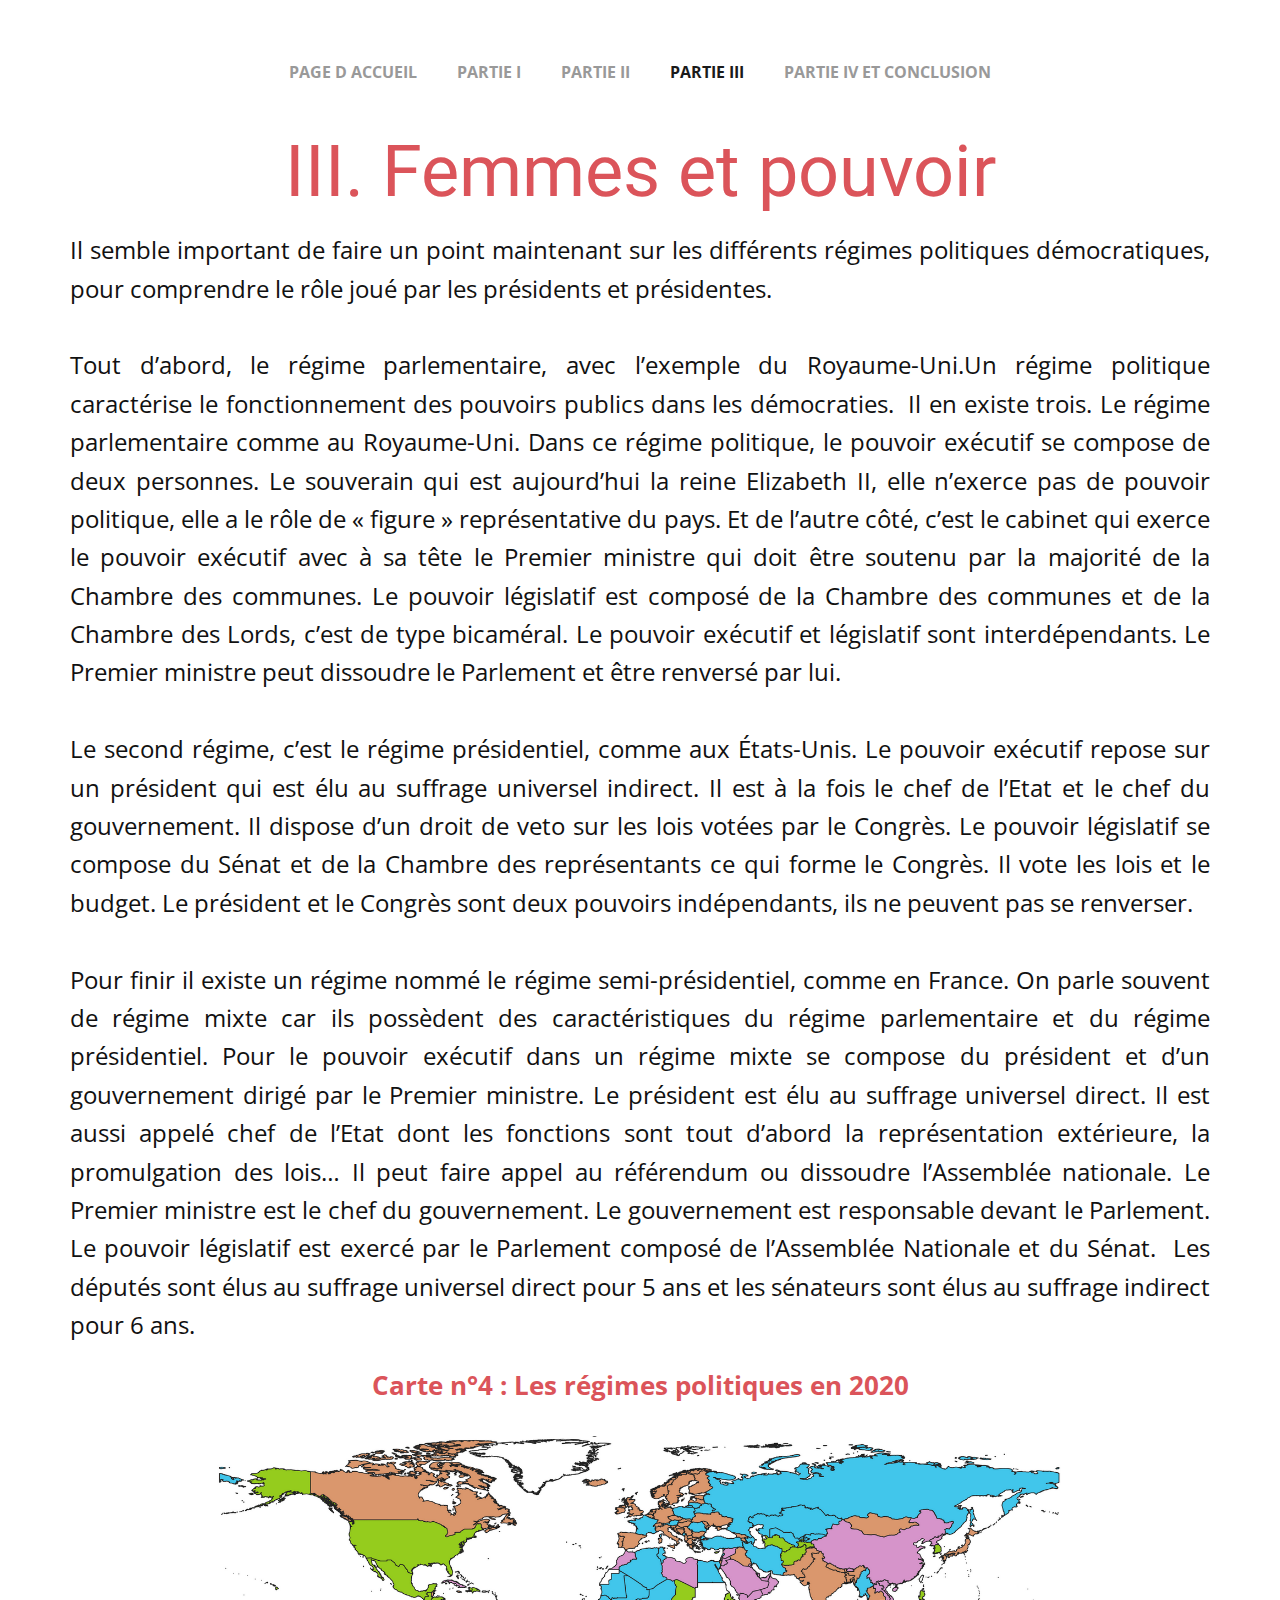
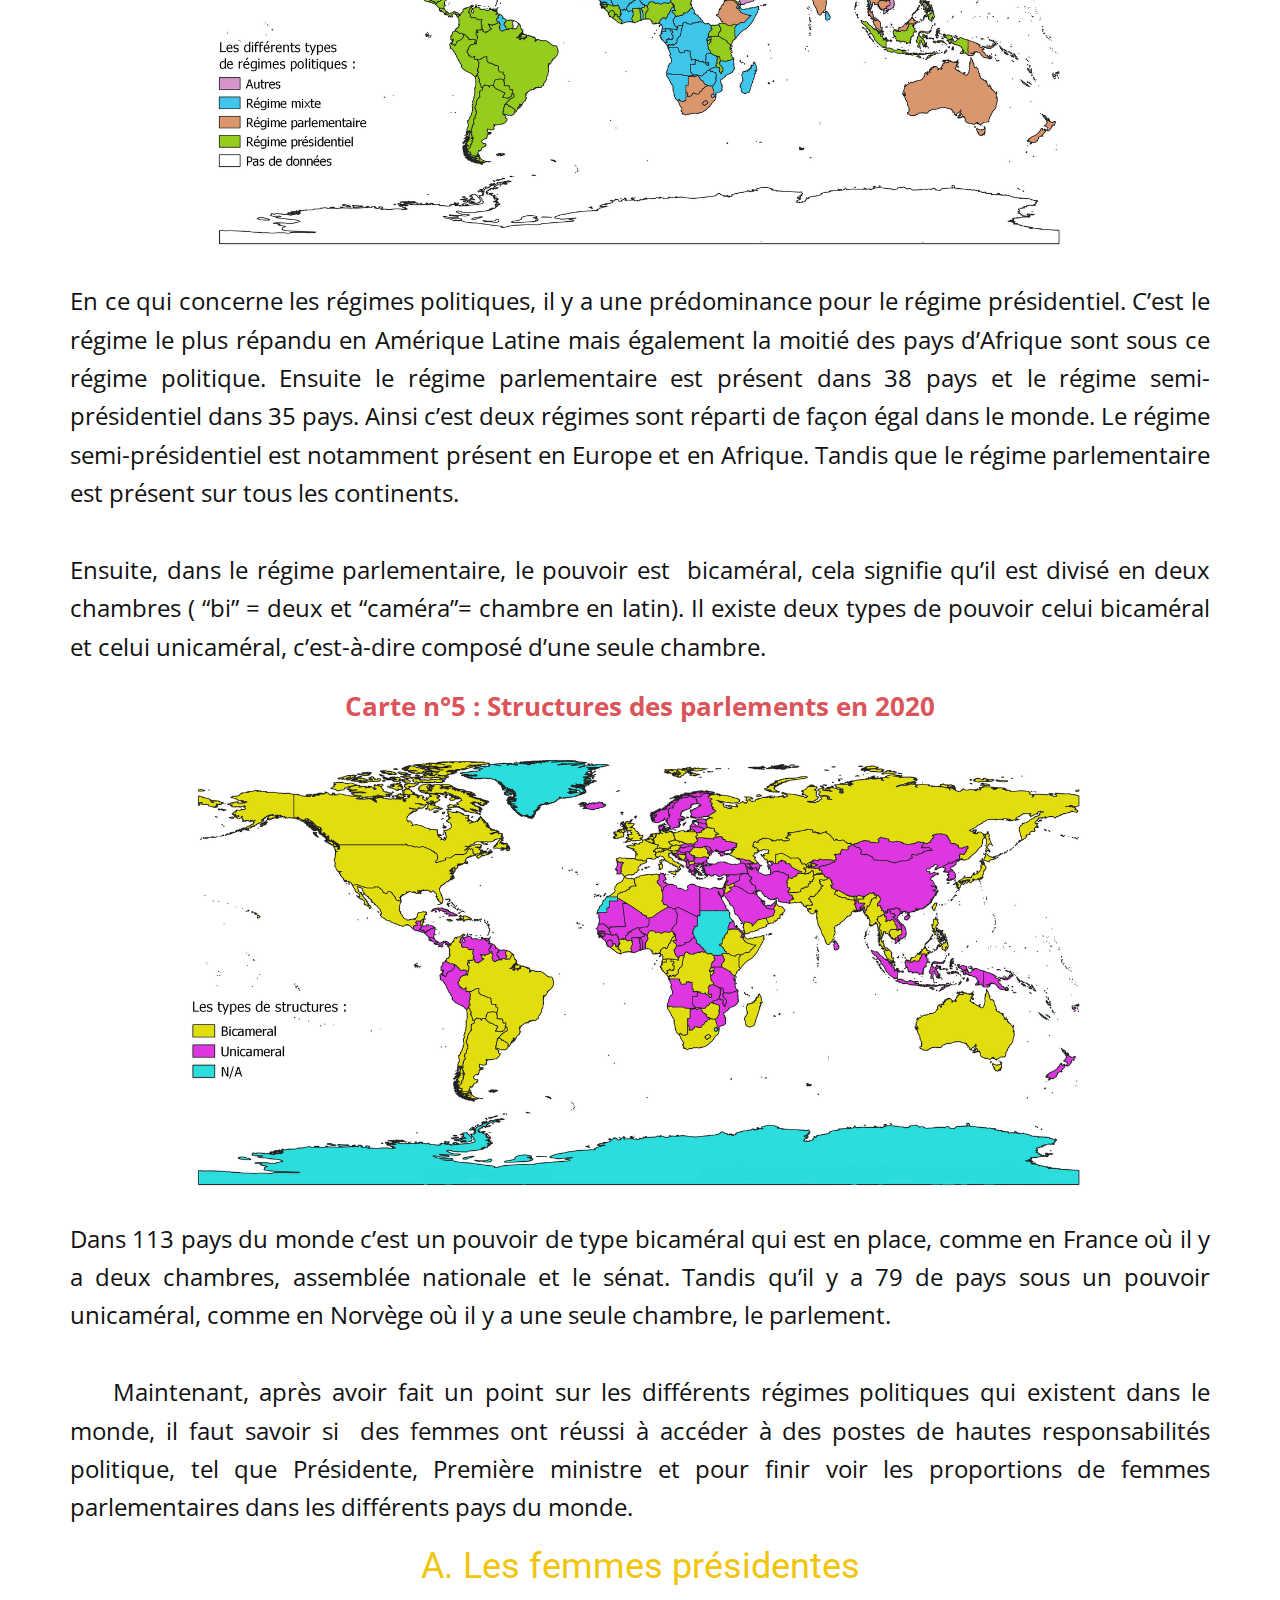
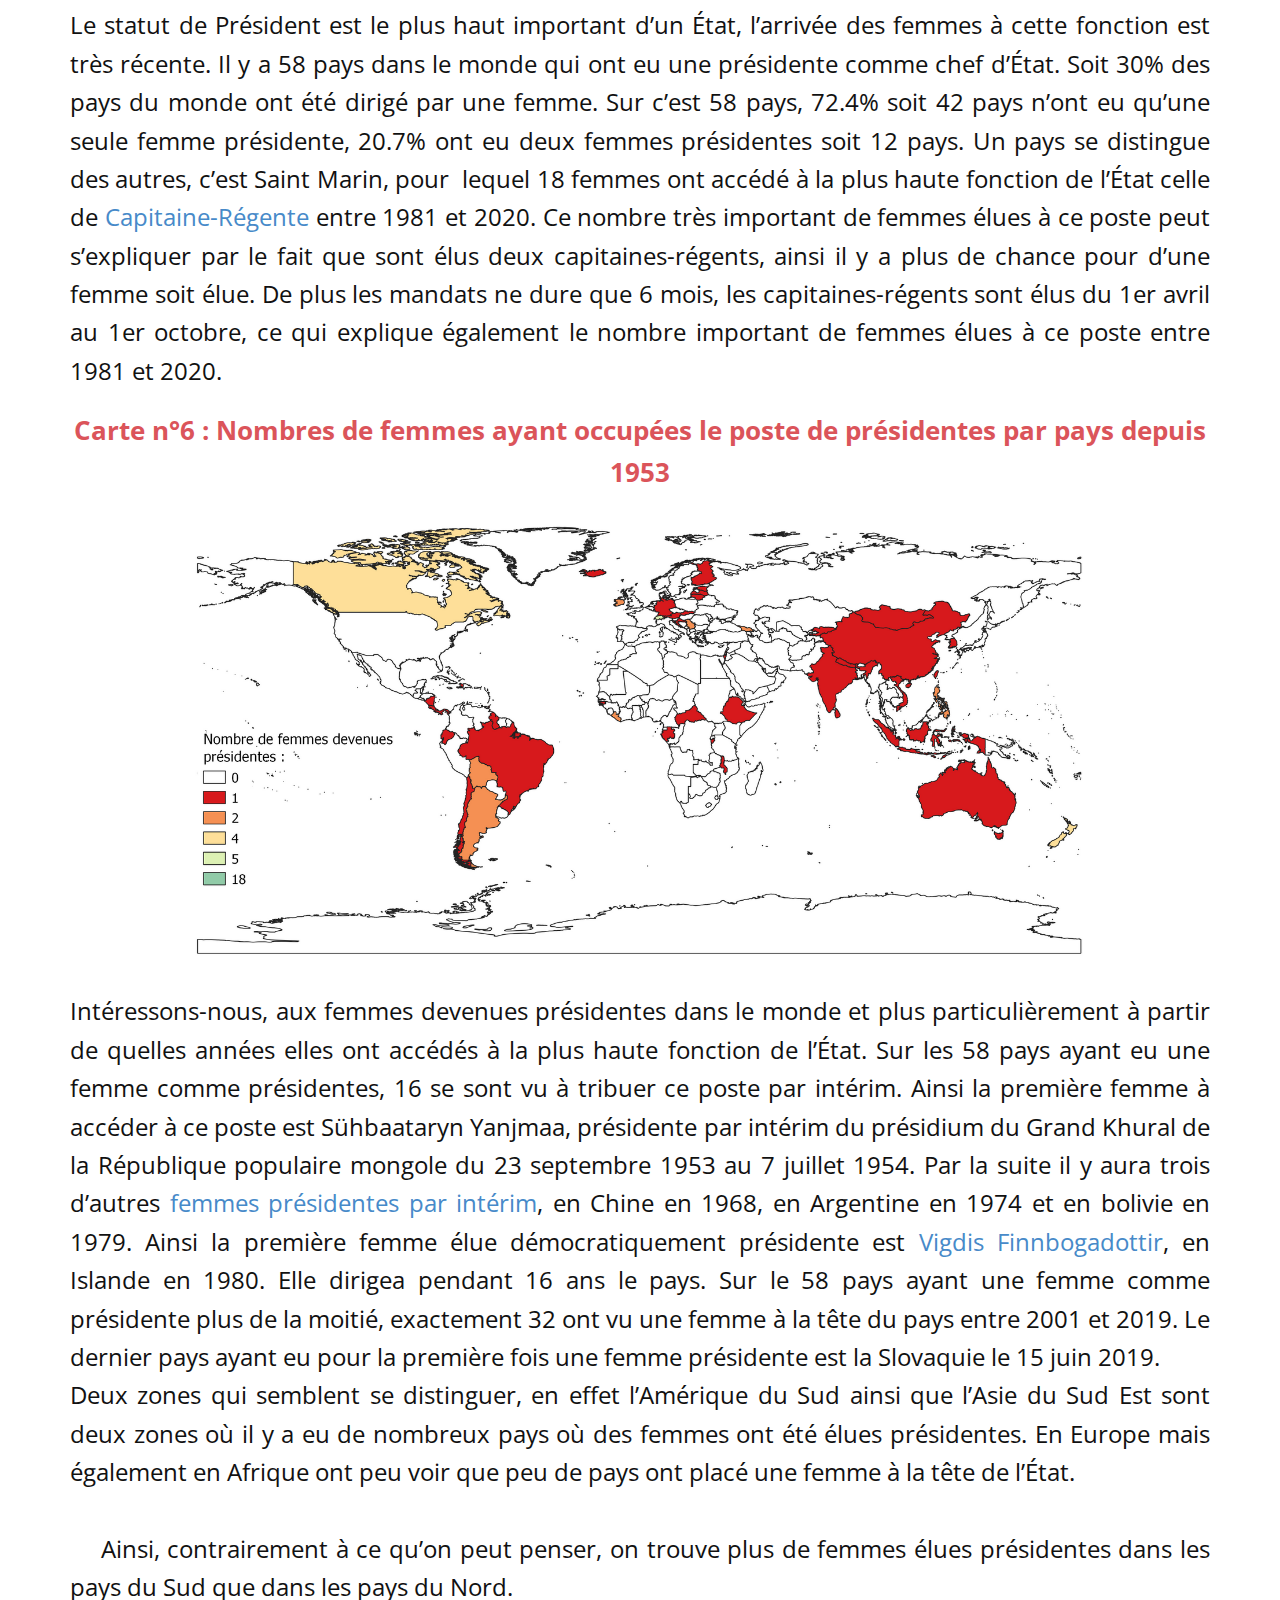
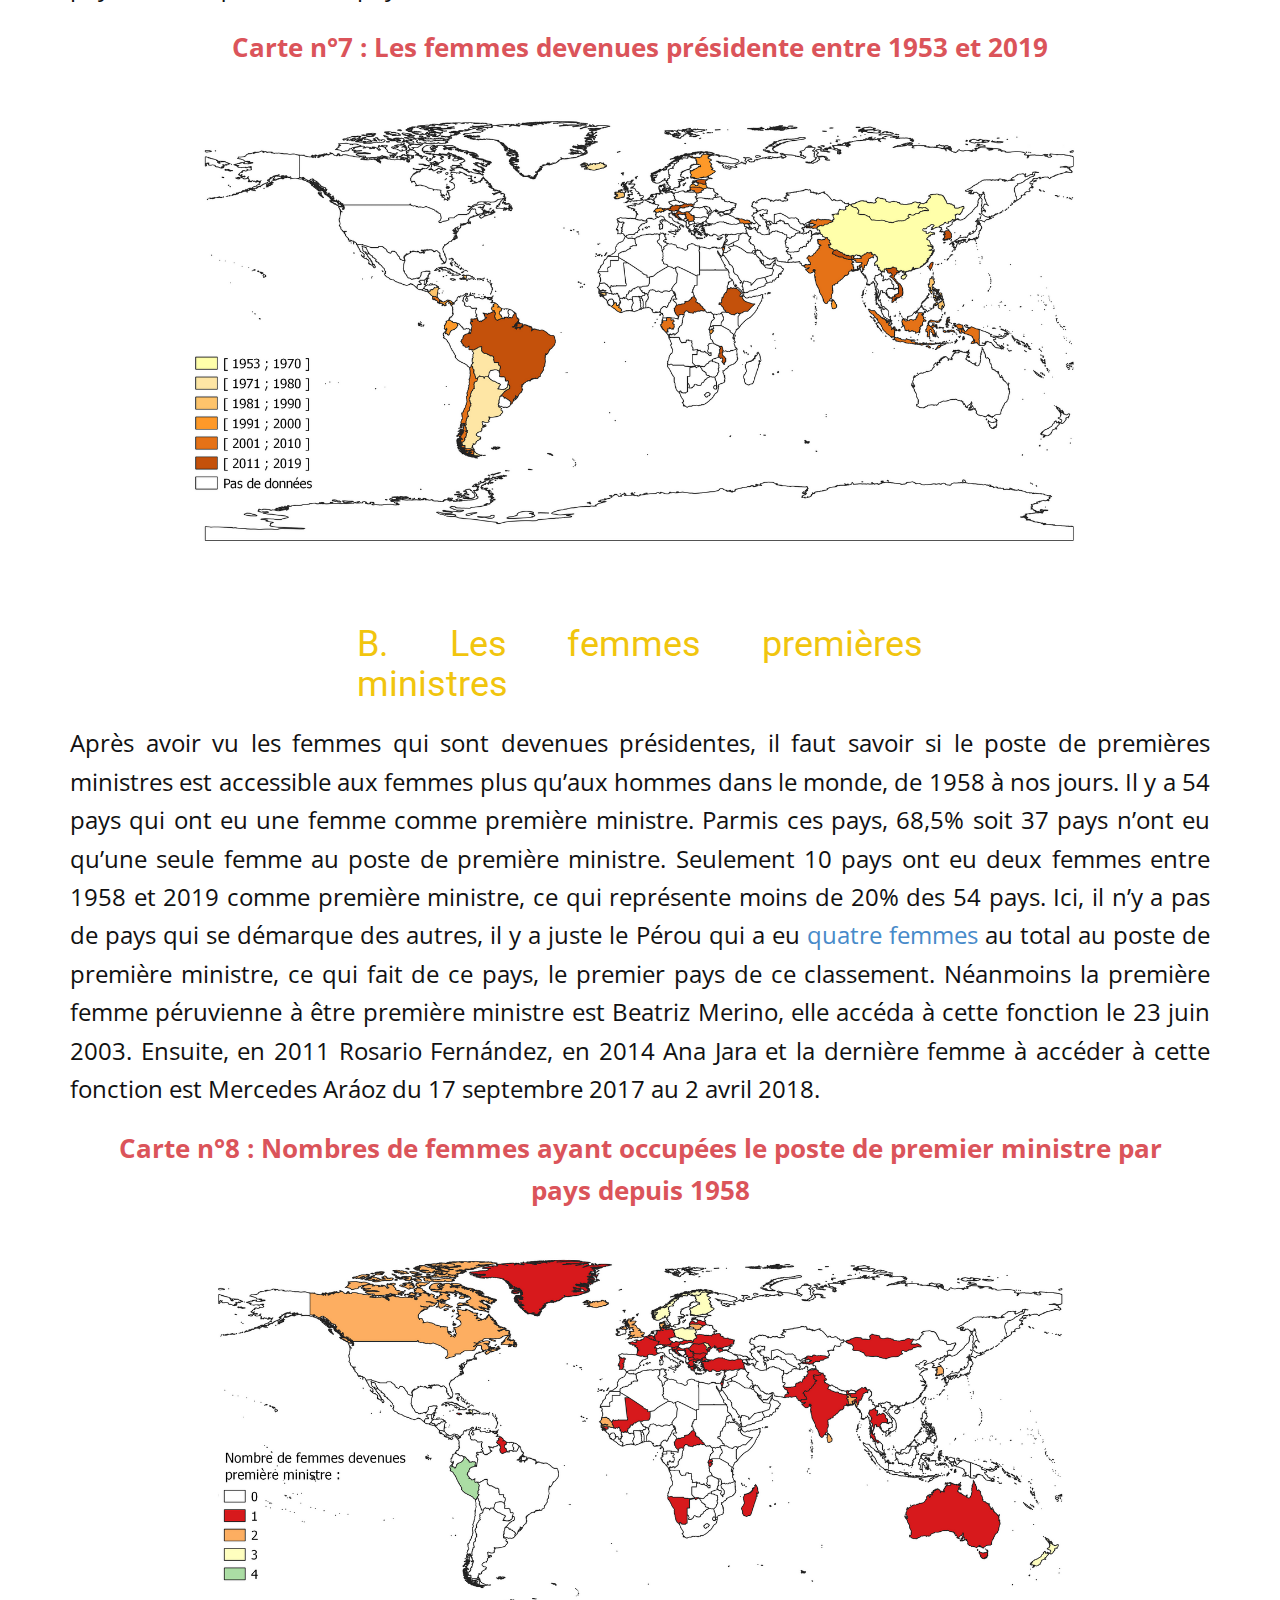
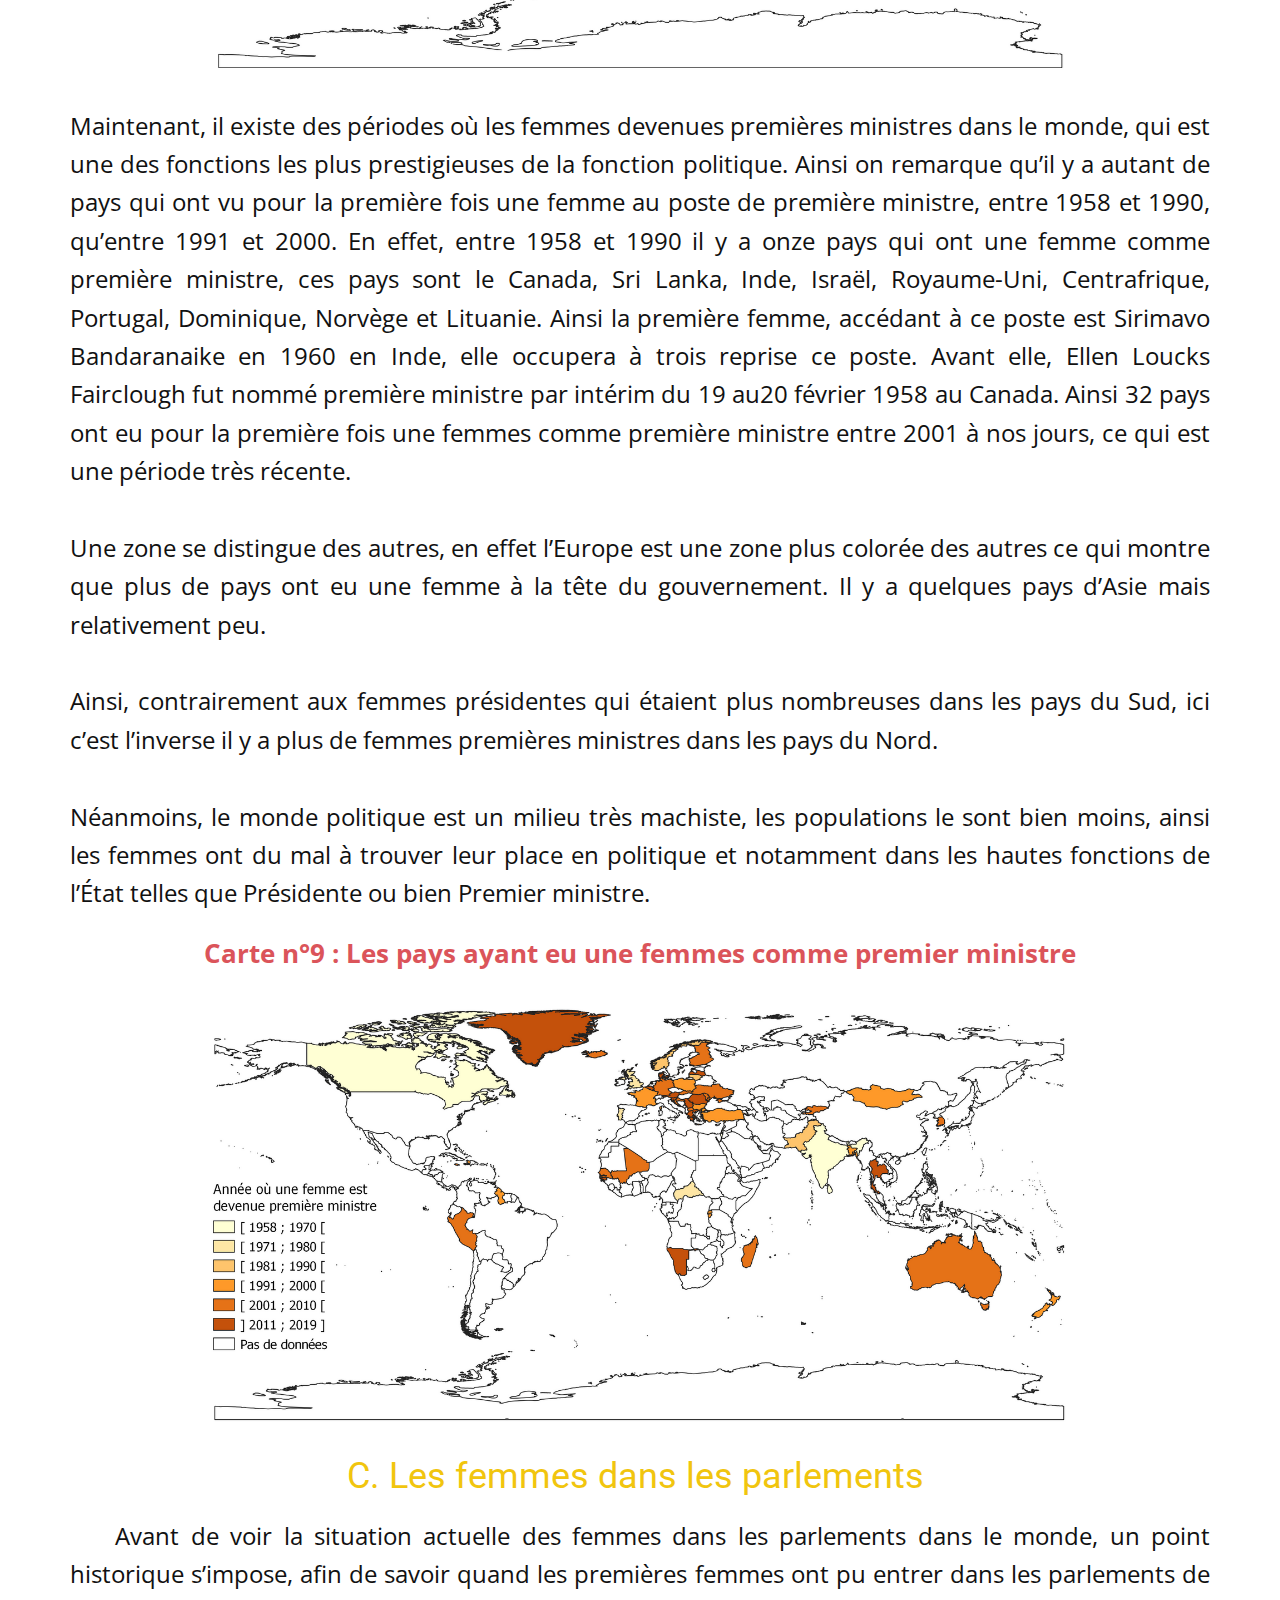
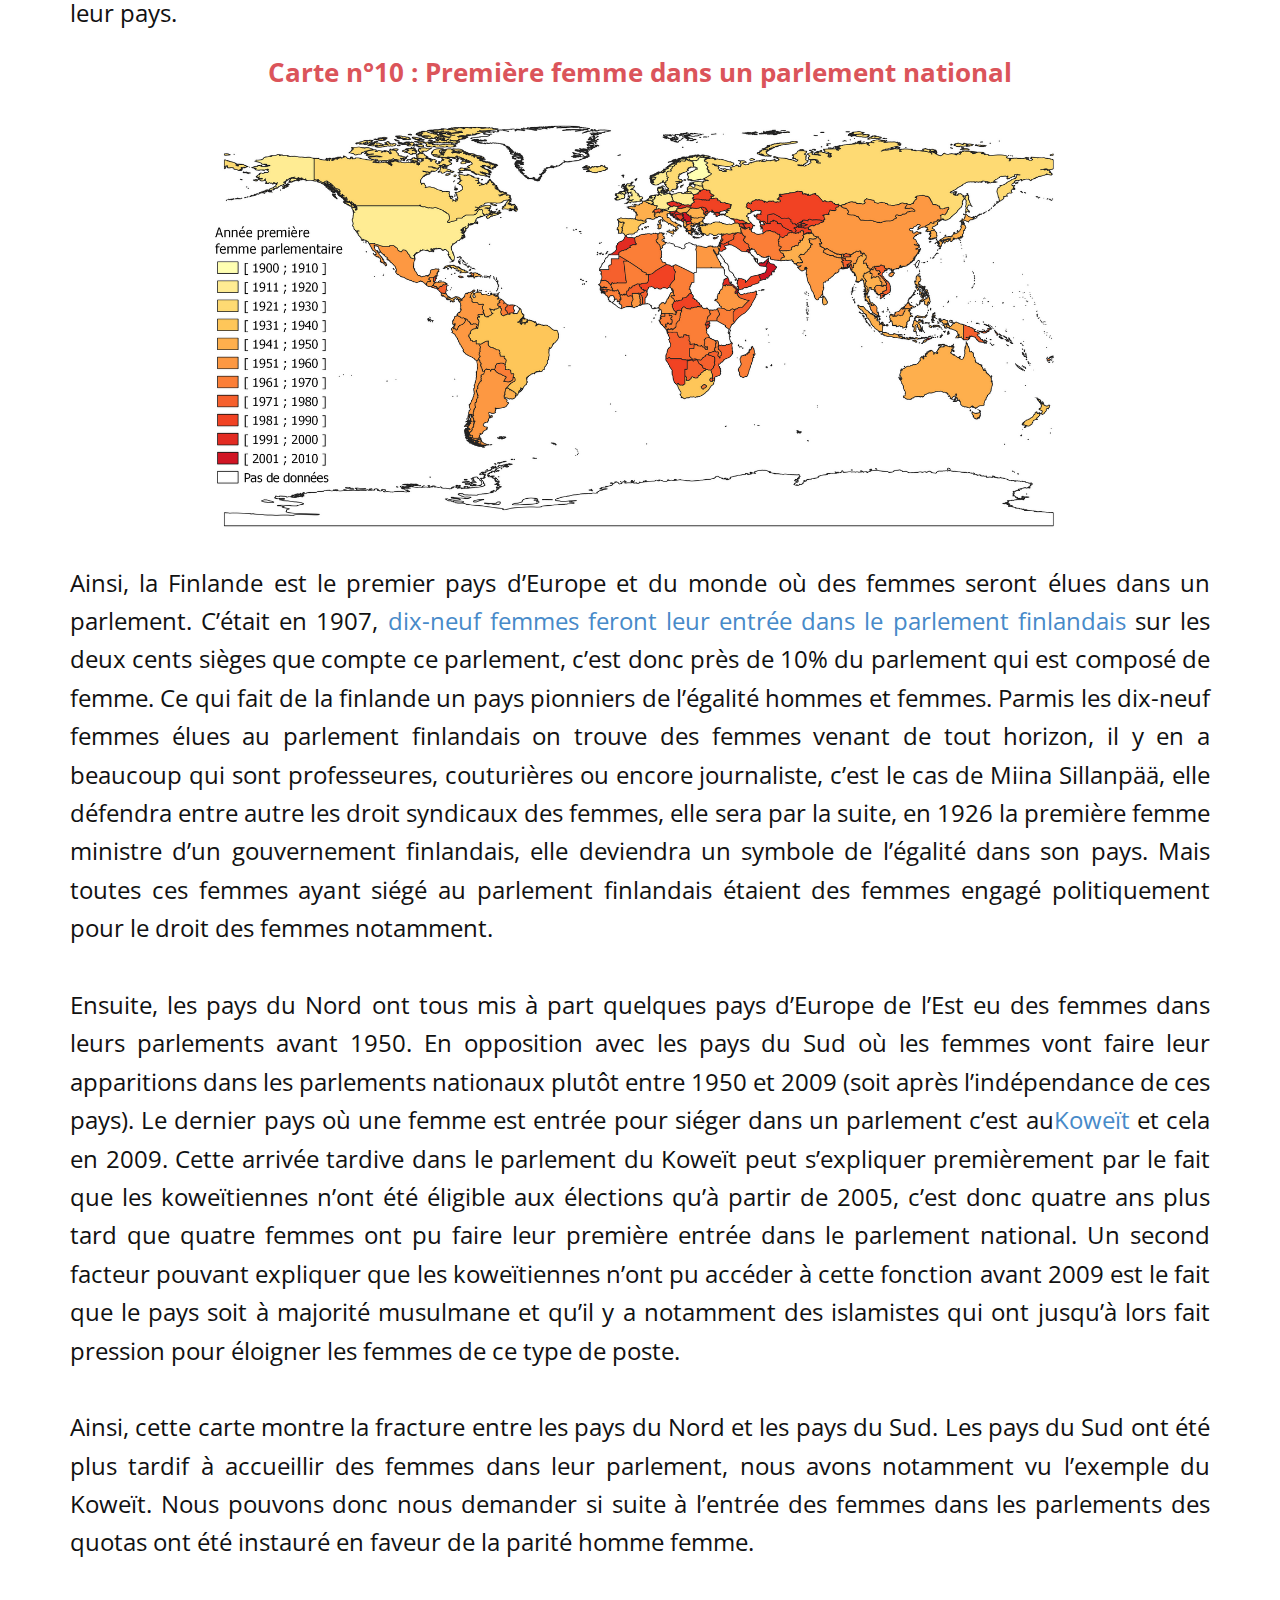
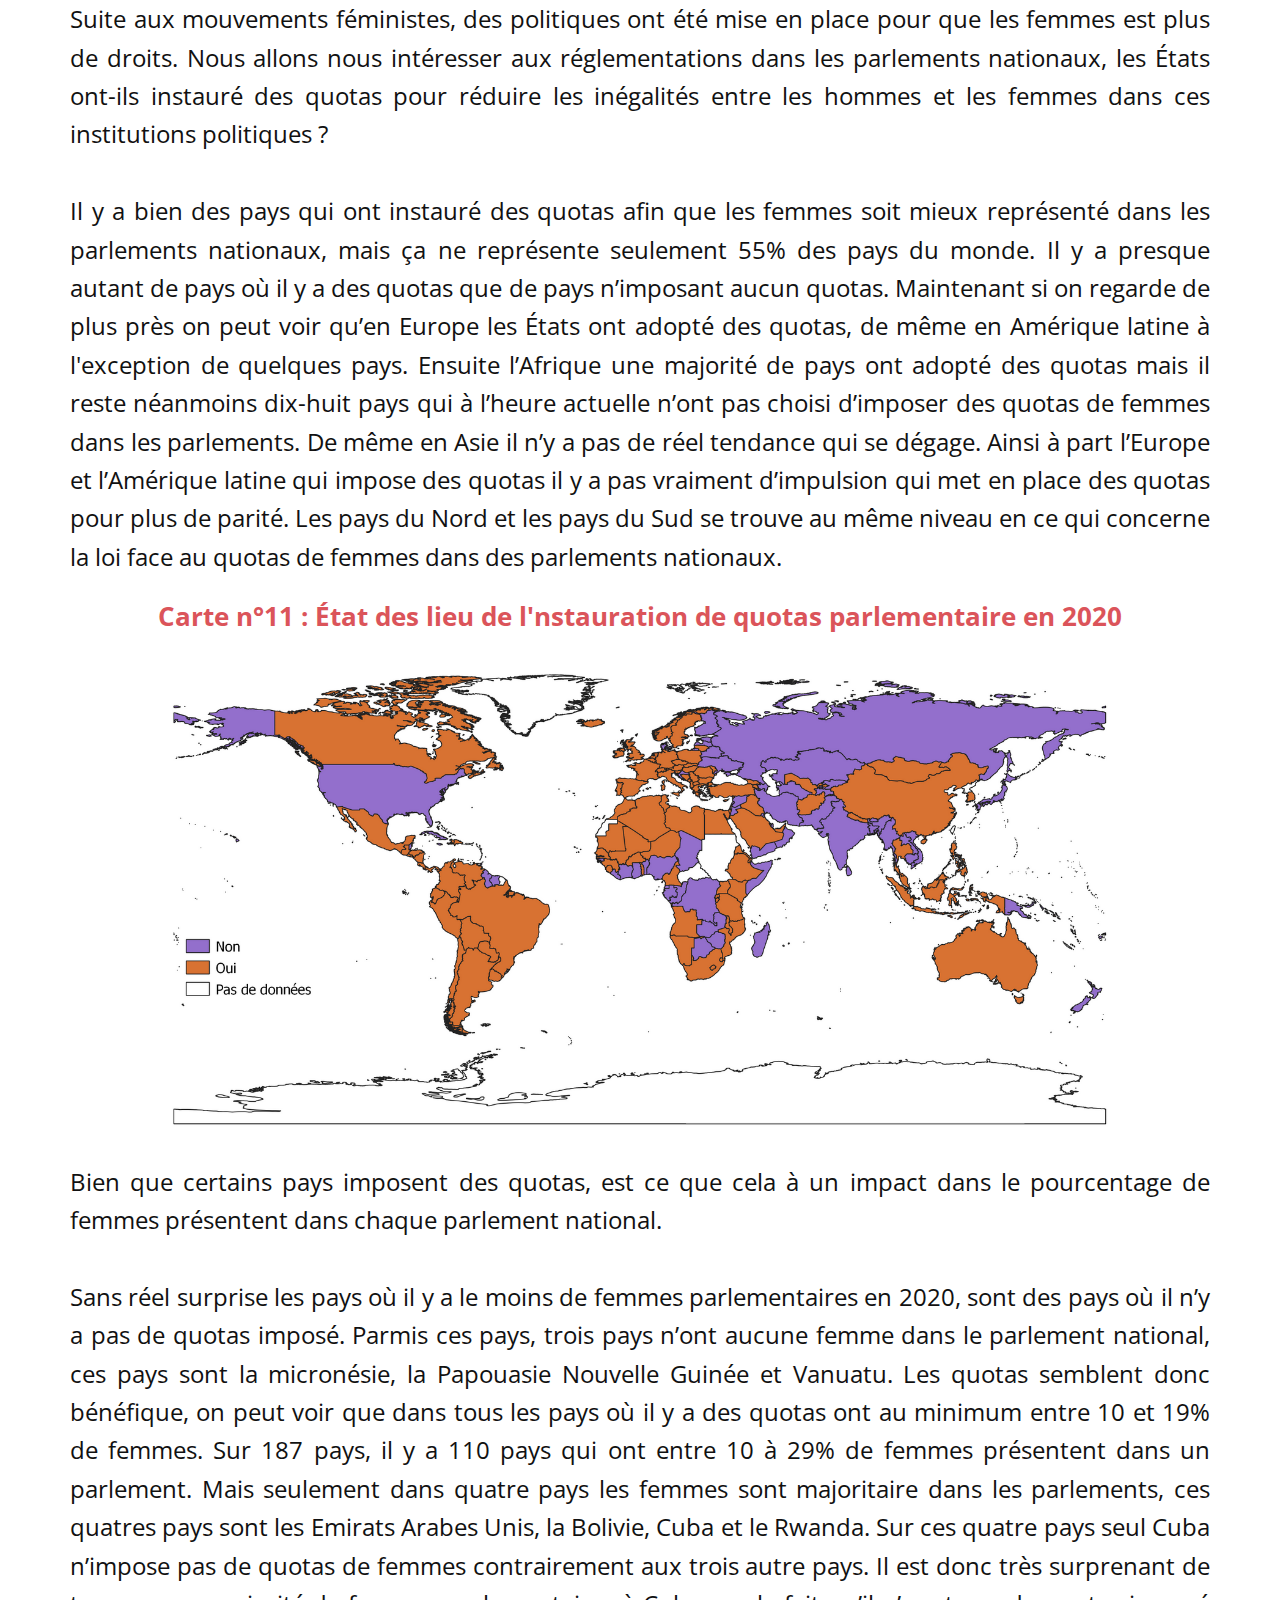
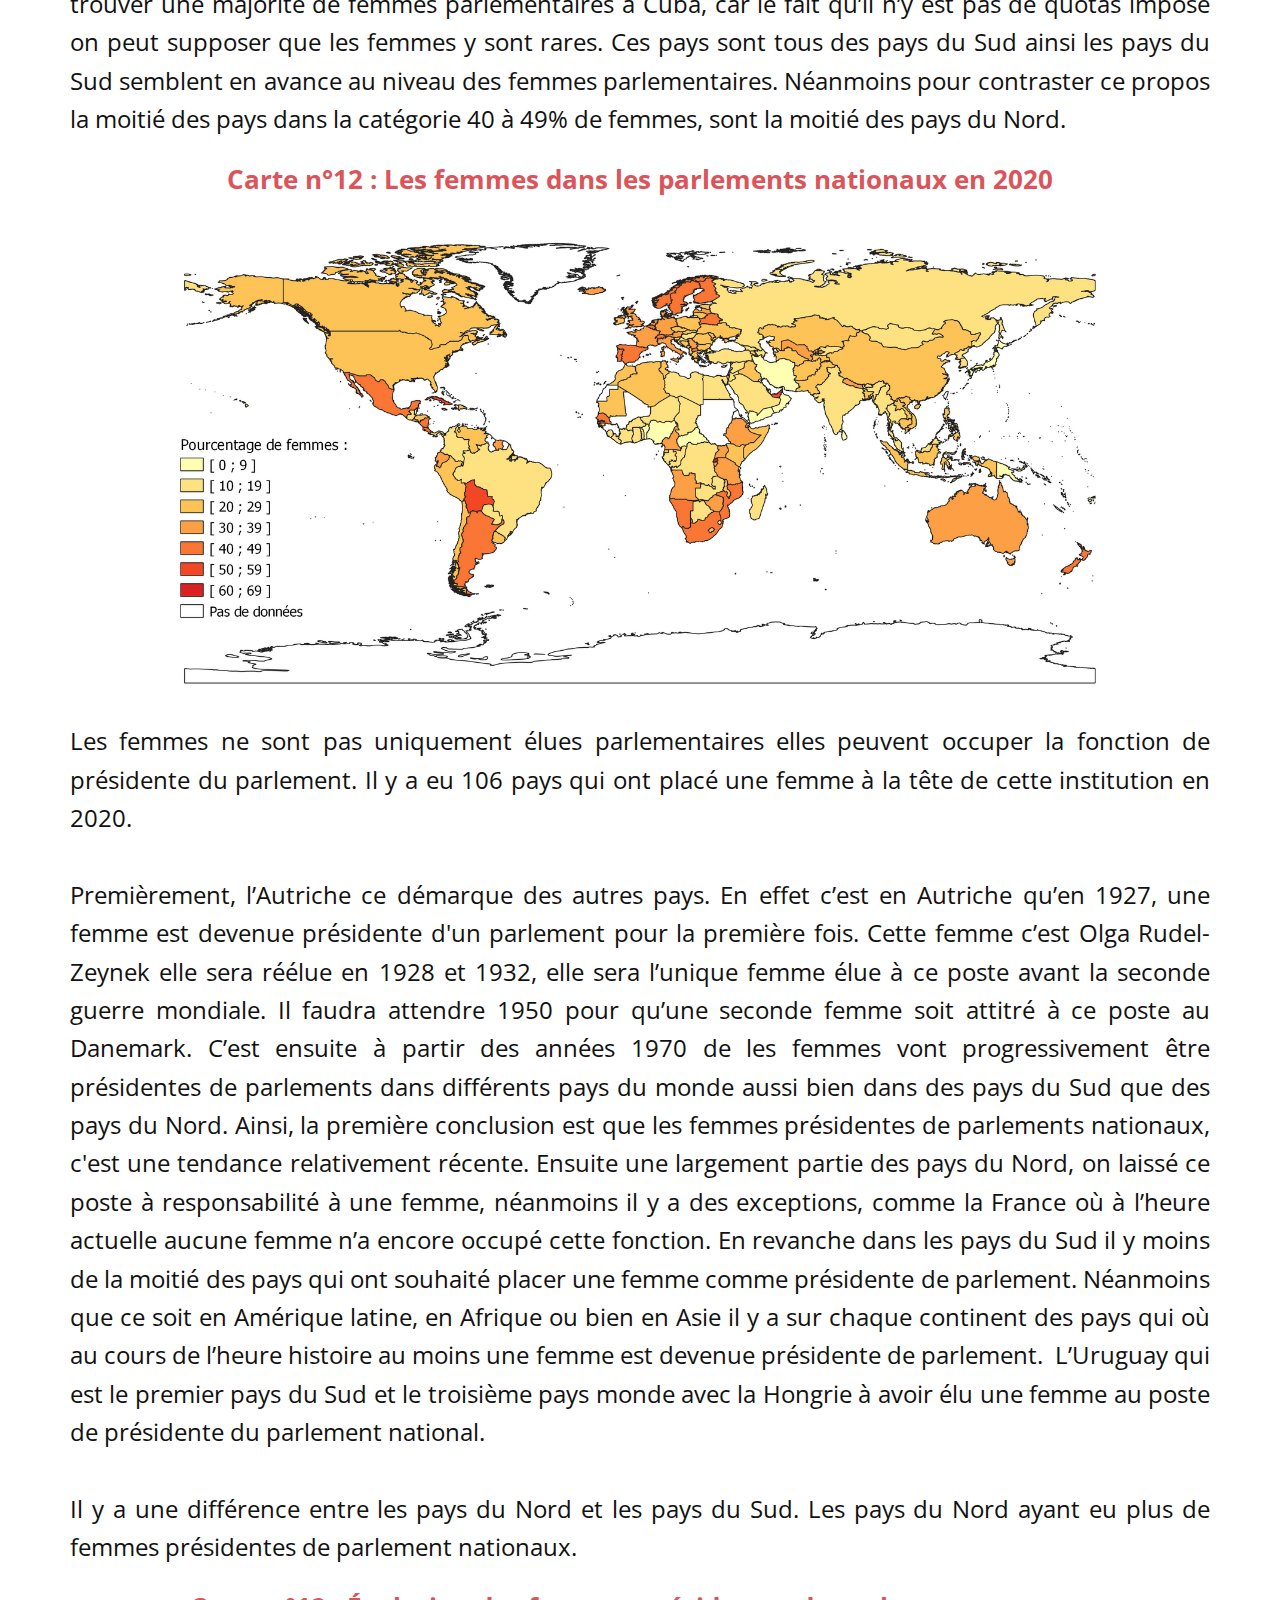
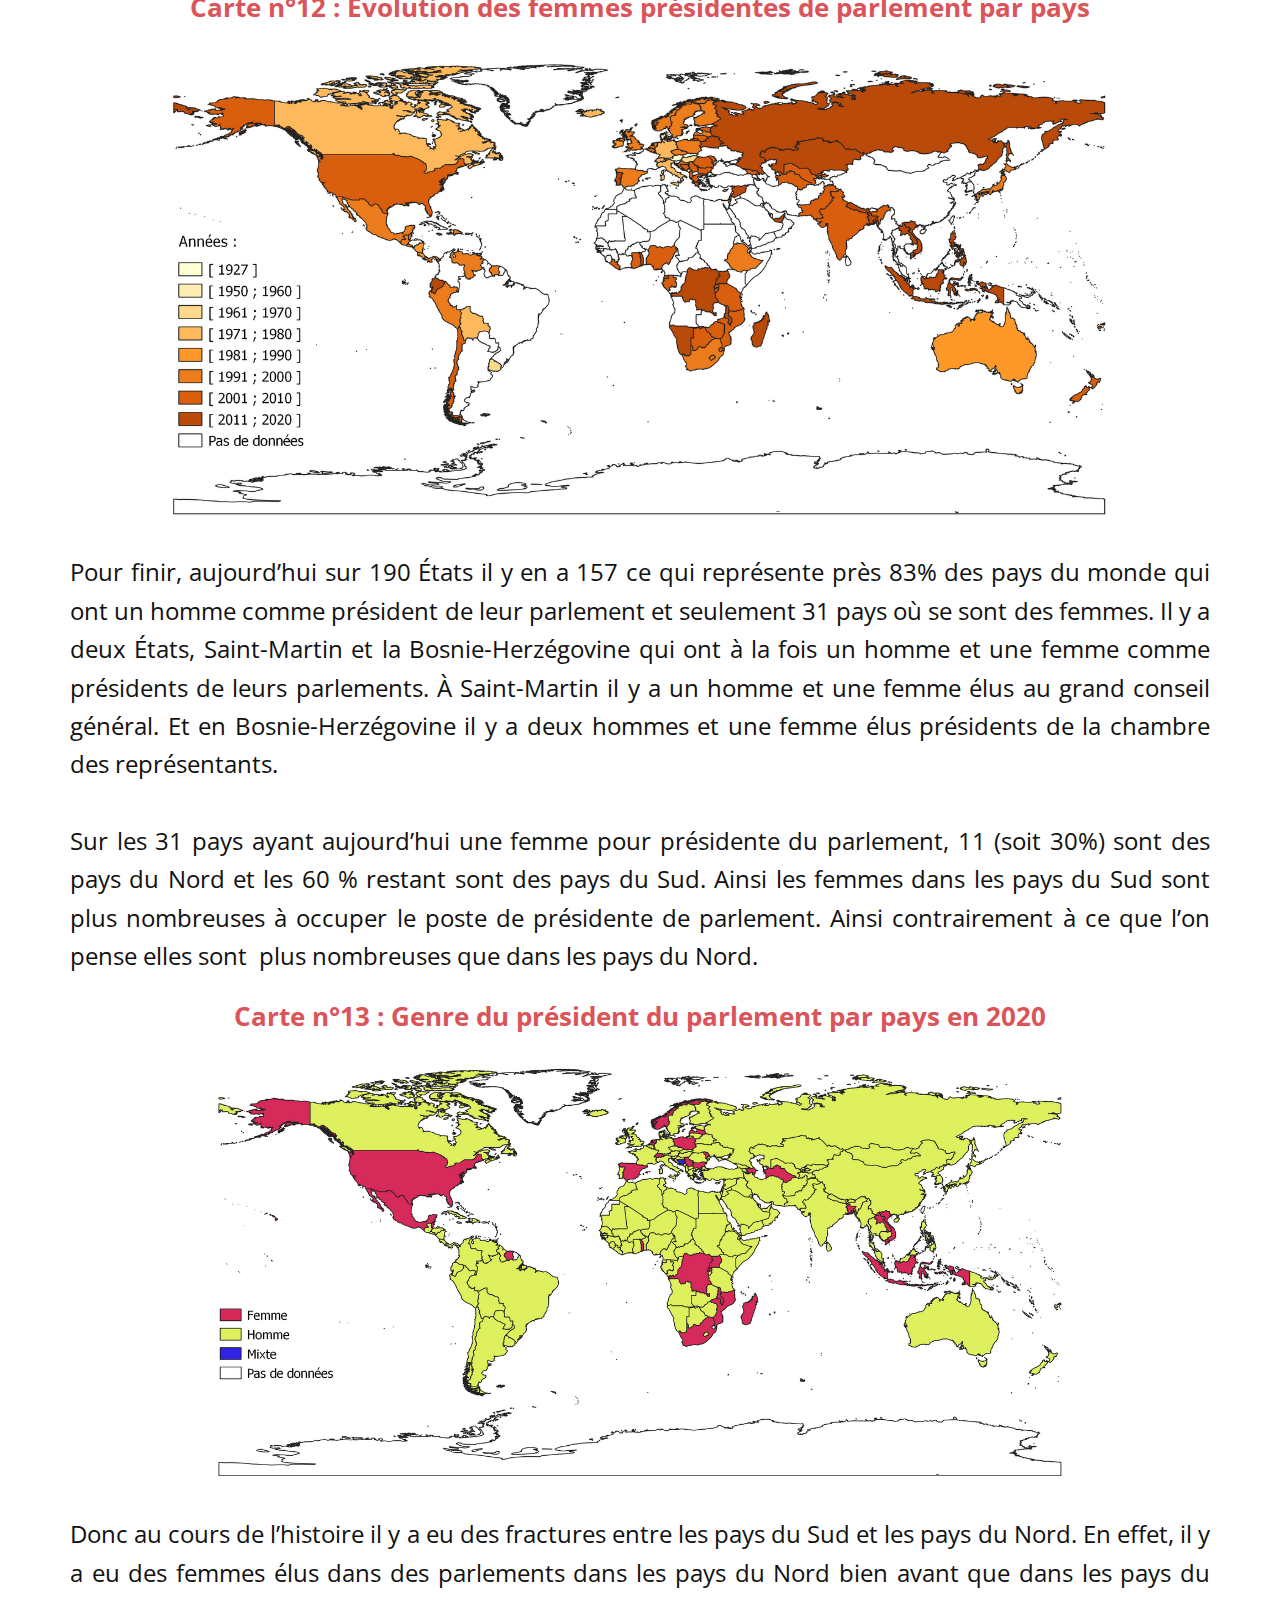
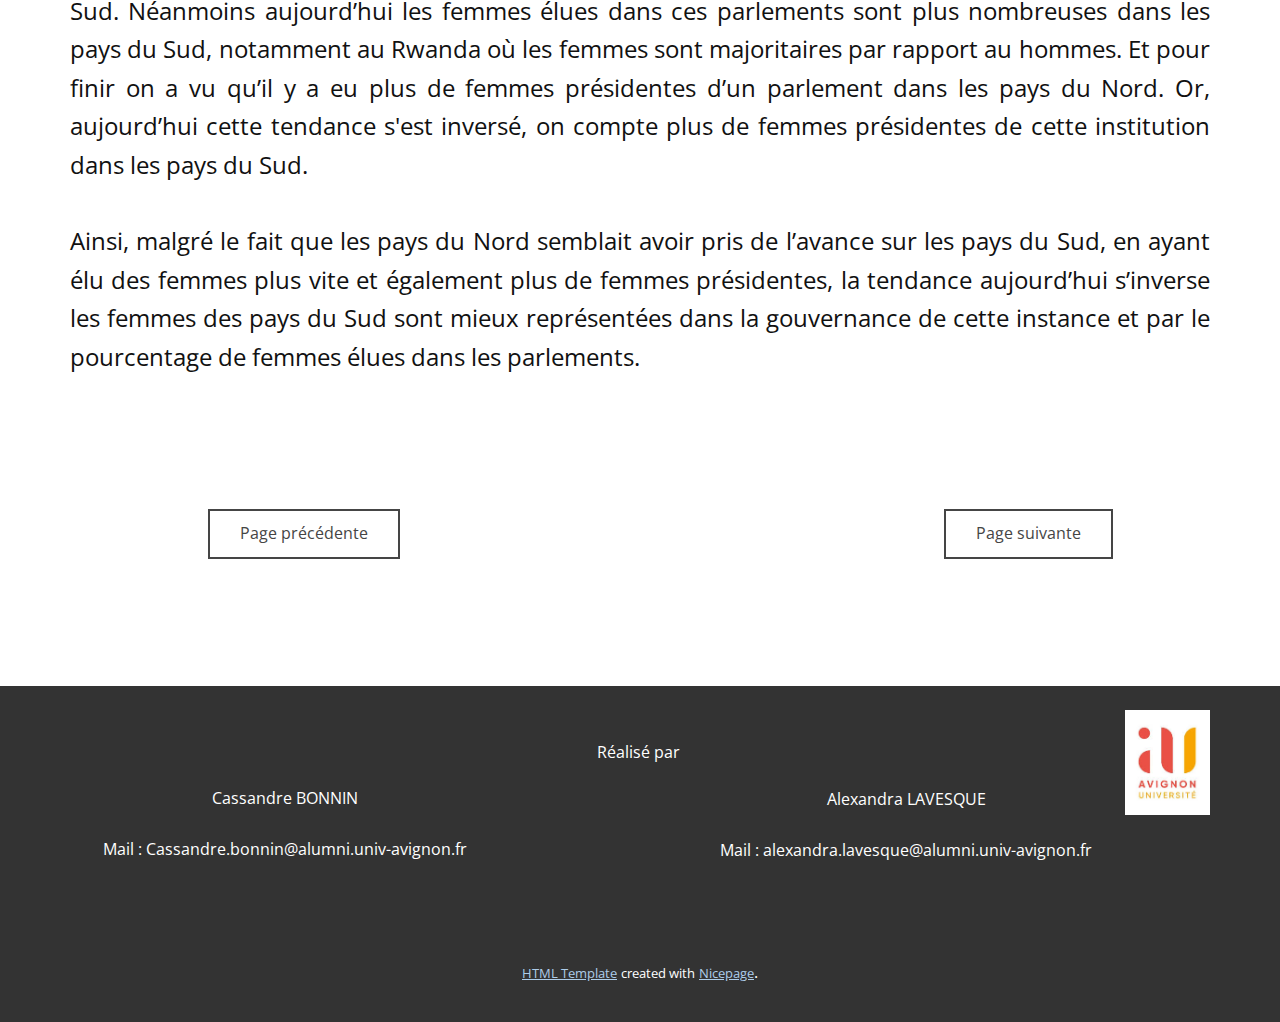
<file: Partie-III.html>
<!DOCTYPE html>
<html style="font-size: 16px;">
  <head>
    <meta name="viewport" content="width=device-width, initial-scale=1.0">
    <meta charset="utf-8">
    <meta name="keywords" content="Femmes et pouvoir, A. Les femmes présidentes, B. Les femmes premières ministres, C. Les femmes dans les parlements">
    <meta name="description" content="">
    <meta name="page_type" content="np-template-header-footer-from-plugin">
    <title>Partie III</title>
    <link rel="stylesheet" href="nicepage.css" media="screen">
<link rel="stylesheet" href="Partie-III.css" media="screen">
    <script class="u-script" type="text/javascript" src="jquery.js" defer=""></script>
    <script class="u-script" type="text/javascript" src="nicepage.js" defer=""></script>
    
    
    
    <link id="u-theme-google-font" rel="stylesheet" href="https://fonts.googleapis.com/css?family=Roboto:100,100i,300,300i,400,400i,500,500i,700,700i,900,900i|Open+Sans:300,300i,400,400i,600,600i,700,700i,800,800i">
    <script type="application/ld+json">{
		"@context": "http://schema.org",
		"@type": "Organization",
		"name": "",
		"url": "index.html"
}</script>
    <meta property="og:title" content="Partie III">
    <meta property="og:type" content="website">
    <meta name="theme-color" content="#478ac9">
    <link rel="canonical" href="index.html">
    <meta property="og:url" content="index.html">
  </head>
  <body class="u-body"><header class="u-clearfix u-header u-white u-header" id="sec-0485"><div class="u-clearfix u-sheet u-valign-middle-lg u-valign-middle-md u-valign-middle-sm u-valign-middle-xs u-sheet-1">
        <nav class="u-menu u-menu-dropdown u-menu-open-right u-offcanvas u-menu-1">
          <div class="menu-collapse" style="font-size: 1rem; letter-spacing: 0; font-weight: 700; text-transform: uppercase;">
            <a class="u-button-style u-custom-left-right-menu-spacing u-custom-padding-bottom u-custom-top-bottom-menu-spacing u-nav-link u-text-active-grey-90 u-text-grey-40 u-text-hover-grey-70" href="#">
              <svg><use xmlns:xlink="http://www.w3.org/1999/xlink" xlink:href="#menu-hamburger"></use></svg>
              <svg version="1.1" xmlns="http://www.w3.org/2000/svg" xmlns:xlink="http://www.w3.org/1999/xlink"><defs><symbol id="menu-hamburger" viewBox="0 0 16 16" style="width: 16px; height: 16px;"><rect y="1" width="16" height="2"></rect><rect y="7" width="16" height="2"></rect><rect y="13" width="16" height="2"></rect>
</symbol>
</defs></svg>
            </a>
          </div>
          <div class="u-custom-menu u-nav-container">
            <ul class="u-nav u-spacing-0 u-unstyled u-nav-1"><li class="u-nav-item"><a class="u-button-style u-nav-link u-text-active-grey-90 u-text-grey-40 u-text-hover-grey-70" href="Page-d-accueil.html" style="padding: 10px 20px;">Page d accueil</a>
</li><li class="u-nav-item"><a class="u-button-style u-nav-link u-text-active-grey-90 u-text-grey-40 u-text-hover-grey-70" href="Partie-I.html" style="padding: 10px 20px;">Partie I</a>
</li><li class="u-nav-item"><a class="u-button-style u-nav-link u-text-active-grey-90 u-text-grey-40 u-text-hover-grey-70" href="Partie-II.html" style="padding: 10px 20px;">Partie II</a>
</li><li class="u-nav-item"><a class="u-button-style u-nav-link u-text-active-grey-90 u-text-grey-40 u-text-hover-grey-70" href="Partie-III.html" style="padding: 10px 20px;">Partie III</a>
</li><li class="u-nav-item"><a class="u-button-style u-nav-link u-text-active-grey-90 u-text-grey-40 u-text-hover-grey-70" href="Partie-IV-et-conclusion.html" style="padding: 10px 20px;">Partie IV et conclusion</a>
</li></ul>
          </div>
          <div class="u-custom-menu u-nav-container-collapse">
            <div class="u-black u-border-1 u-border-grey-75 u-container-style u-inner-container-layout u-opacity u-opacity-95 u-sidenav">
              <div class="u-menu-close"></div>
              <ul class="u-align-center u-nav u-popupmenu-items u-unstyled u-nav-2"><li class="u-nav-item"><a class="u-button-style u-nav-link" href="Page-d-accueil.html" style="padding: 10px 20px;">Page d accueil</a>
</li><li class="u-nav-item"><a class="u-button-style u-nav-link" href="Partie-I.html" style="padding: 10px 20px;">Partie I</a>
</li><li class="u-nav-item"><a class="u-button-style u-nav-link" href="Partie-II.html" style="padding: 10px 20px;">Partie II</a>
</li><li class="u-nav-item"><a class="u-button-style u-nav-link" href="Partie-III.html" style="padding: 10px 20px;">Partie III</a>
</li><li class="u-nav-item"><a class="u-button-style u-nav-link" href="Partie-IV-et-conclusion.html" style="padding: 10px 20px;">Partie IV et conclusion</a>
</li></ul>
            </div>
            <div class="u-black u-menu-overlay u-opacity u-opacity-20"></div>
          </div>
        </nav>
      </div></header>
    <section class="u-clearfix u-section-1" id="sec-f402">
      <div class="u-clearfix u-sheet u-valign-bottom u-sheet-1">
        <h1 class="u-align-center u-heading-font u-text u-text-default u-text-palette-2-base u-title u-text-1">III. Femmes et pouvoir</h1>
        <p class="u-align-justify u-text u-text-default u-text-2">Il semble important de faire un point maintenant sur les différents régimes politiques démocratiques, pour comprendre le rôle joué par les présidents et présidentes.&nbsp;<br>
          <br>Tout d’abord, le régime parlementaire, avec l’exemple du Royaume-Uni.Un régime politique caractérise le fonctionnement des pouvoirs publics dans les démocraties.&nbsp; Il en existe trois. Le régime parlementaire comme au Royaume-Uni. Dans ce régime politique, le pouvoir exécutif se compose de deux personnes. Le souverain qui est aujourd’hui la reine Elizabeth II, elle n’exerce pas de pouvoir politique, elle a le rôle de « figure » représentative du pays. Et de l’autre côté, c’est le cabinet qui exerce le pouvoir exécutif avec à sa tête le Premier ministre qui doit être soutenu par la majorité de la Chambre des communes.&nbsp;Le pouvoir législatif est composé de la Chambre des communes et de la Chambre des Lords, c’est de type bicaméral. Le pouvoir exécutif et législatif sont interdépendants. Le Premier ministre peut dissoudre le Parlement et être renversé par lui.&nbsp;<br>
          <br>Le second régime, c’est le régime présidentiel, comme aux États-Unis.&nbsp;Le pouvoir exécutif repose sur un président qui est élu au suffrage universel indirect. Il est à la fois le chef de l’Etat et le chef du gouvernement. Il dispose d’un droit de veto sur les lois votées par le Congrès. Le pouvoir législatif se compose du Sénat et de la Chambre des représentants ce qui forme le Congrès. Il vote les lois et le budget. Le président et le Congrès sont deux pouvoirs indépendants, ils ne peuvent pas se renverser.&nbsp;<br>
          <br>Pour finir il existe un régime nommé le régime semi-présidentiel, comme en France.&nbsp;On parle souvent de régime mixte car ils possèdent des caractéristiques du régime parlementaire et du régime présidentiel. Pour le pouvoir exécutif dans un régime mixte se compose du président et d’un gouvernement dirigé par le Premier ministre. Le président est élu au suffrage universel direct. Il est aussi appelé chef de l’Etat dont les fonctions sont tout d’abord la représentation extérieure, la promulgation des lois… Il peut faire appel au référendum ou dissoudre l’Assemblée nationale. Le Premier ministre est le chef du gouvernement. Le gouvernement est responsable devant le Parlement. Le pouvoir législatif est exercé par le Parlement composé de l’Assemblée Nationale et du Sénat.&nbsp; Les députés sont élus au suffrage universel direct pour 5 ans et les sénateurs sont élus au suffrage indirect pour 6 ans.&nbsp;&nbsp;
        </p>
        <p class="u-align-justify u-text u-text-default u-text-palette-2-base u-text-3">
          <a href="https://data.ipu.org/fr/compare?field=country%3A%3Afield_structure_of_parliament#map" target="_blank"> Carte n°4 : Les régimes politiques</a>&nbsp;en 2020
        </p>
        <img src="images/Rgimepolitique.png" alt="" class="u-image u-image-default u-image-1" data-image-width="3501" data-image-height="1656">
        <p class="u-align-justify u-text u-text-default u-text-4">En ce qui concerne les régimes politiques, il y a une prédominance pour le régime présidentiel. C’est le régime le plus répandu en Amérique Latine mais également la moitié des pays d’Afrique sont sous ce régime politique. Ensuite le régime parlementaire est présent dans 38 pays et le régime semi-présidentiel dans 35 pays. Ainsi c’est deux régimes sont réparti de façon égal dans le monde. Le régime semi-présidentiel est notamment présent en Europe et en Afrique. Tandis que le régime parlementaire est présent sur tous les continents.<br>
          <br>Ensuite, dans le régime parlementaire, le pouvoir est&nbsp; bicaméral, cela signifie qu’il est divisé en deux chambres ( “bi” = deux et “caméra”= chambre en latin). Il existe deux types de pouvoir celui bicaméral et celui unicaméral, c’est-à-dire composé d’une seule chambre.<br>
        </p>
        <p class="u-align-justify u-text u-text-default u-text-palette-2-base u-text-5">
          <a href="https://data.ipu.org/fr/compare?field=country%3A%3Afield_structure_of_parliament#map"> Carte n°5 : Structures des parlements</a>&nbsp;en 2020
        </p>
        <img src="images/Bicameral_Unicameral.png" alt="" class="u-image u-image-default u-image-2" data-image-width="3497" data-image-height="1640">
        <p class="u-align-justify u-text u-text-default u-text-6">Dans 113 pays du monde c’est un pouvoir de type bicaméral qui est en place, comme en France où il y a deux chambres, assemblée nationale et le sénat. Tandis qu’il y a 79 de pays sous un pouvoir unicaméral, comme en Norvège où il y a une seule chambre, le parlement.&nbsp;<br>
          <br>&nbsp; &nbsp; Maintenant, après avoir fait un point sur les différents régimes politiques qui existent dans le monde, il faut savoir si&nbsp; des femmes ont réussi à accéder à des postes de hautes responsabilités politique, tel que Présidente, Première ministre et pour finir voir les proportions de femmes parlementaires dans les différents pays du monde.&nbsp;
        </p>
        <h2 class="u-align-justify u-text u-text-default u-text-palette-3-base u-text-7">A. Les femmes présidentes</h2>
        <p class="u-align-justify u-text u-text-default u-text-8">Le statut de Président est le plus haut important d’un État, l’arrivée des femmes à cette fonction est très récente. Il y a 58 pays dans le monde qui ont eu une présidente comme chef d’État. Soit 30% des pays du monde ont été dirigé par une femme. Sur c’est 58 pays, 72.4% soit 42 pays n’ont eu qu’une seule femme présidente, 20.7% ont eu deux femmes présidentes soit 12 pays. Un pays se distingue des autres, c’est Saint Marin, pour&nbsp; lequel 18 femmes ont accédé à la plus haute fonction de l’État celle de <a href="https://fr.wikipedia.org/wiki/Capitaine-r%C3%A9gent ">Capitaine-Régente</a> entre 1981 et 2020. Ce nombre très important de femmes élues à ce poste peut s’expliquer par le fait que sont élus deux capitaines-régents, ainsi il y a plus de chance pour d’une femme soit élue. De plus les mandats ne dure que 6 mois, les capitaines-régents sont élus du 1er avril au 1er octobre, ce qui explique également le nombre important de femmes élues à ce poste entre 1981 et 2020.&nbsp;
        </p>
        <p class="u-align-center u-text u-text-default u-text-palette-2-base u-text-9">
          <a target="_blank"> Carte n°6 : Nombres de femmes ayant occupées le poste de présidentes par pays depuis 1953</a>
        </p>
        <img src="images/Nombreprsidentes.png" alt="" class="u-image u-image-default u-image-3" data-image-width="3501" data-image-height="1660">
        <p class="u-align-justify u-text u-text-default u-text-10">Intéressons-nous, aux femmes devenues présidentes dans le monde et plus particulièrement à partir de quelles années elles ont accédés à la plus haute fonction de l’État. Sur les 58 pays ayant eu une femme comme présidentes, 16 se sont vu à tribuer ce poste par intérim. Ainsi la première femme à accéder à ce poste est Sühbaataryn Yanjmaa, présidente par intérim du présidium du Grand Khural de la République populaire mongole du 23 septembre 1953 au 7 juillet 1954. Par la suite il y aura trois d’autres<a href="https://fr.wikipedia.org/wiki/Liste_de_dirigeantes_politiques "> femmes présidentes par intérim</a>, en Chine en 1968, en Argentine en 1974 et en bolivie en 1979. Ainsi la première femme élue démocratiquement présidente est <a href="http://www.linternaute.com/actualite/dossier/05/femmes-en-politique/portrait-europe-4.shtml ">Vigdis Finnbogadottir</a>, en Islande en 1980. Elle dirigea pendant 16 ans le pays. Sur le 58 pays ayant une femme comme présidente plus de la moitié, exactement 32 ont vu une femme à la tête du pays entre 2001 et 2019. Le dernier pays ayant eu pour la première fois une femme présidente est la Slovaquie le 15 juin 2019.&nbsp; &nbsp; &nbsp; &nbsp;&nbsp;<br>Deux zones qui semblent se distinguer, en effet l’Amérique du Sud ainsi que l’Asie du Sud Est sont deux zones où il y a eu de nombreux pays où des femmes ont été élues présidentes. En Europe mais également en Afrique ont peu voir que peu de pays ont placé une femme à la tête de l’État.&nbsp;<br>
          <br>&nbsp; &nbsp; Ainsi, contrairement à ce qu’on peut penser, on trouve plus de femmes élues présidentes dans les pays du Sud que dans les pays du Nord.&nbsp;
        </p>
        <p class="u-align-justify u-text u-text-default u-text-palette-2-base u-text-11">
          <a href="https://data.ipu.org/fr/compare?field=country%3Afield_first_woman_in_parliamen%3Afield_year#map " target="_blank"> Carte n°7 : Les femmes devenues présidente entre 1953 et 2019</a>
        </p>
        <img src="images/Prsidente.png" alt="" class="u-image u-image-default u-image-4" data-image-width="3501" data-image-height="1676">
        <h2 class="u-align-justify u-text u-text-palette-3-base u-text-12">B. Les femmes premières ministres</h2>
        <p class="u-align-justify u-text u-text-default u-text-13">Après avoir vu les femmes qui sont devenues présidentes, il faut savoir si le poste de premières ministres est accessible aux femmes plus qu’aux hommes dans le monde, de 1958 à nos jours. Il y a 54 pays qui ont eu une femme comme première ministre. Parmis ces pays, 68,5% soit 37 pays n’ont eu qu’une seule femme au poste de première ministre. Seulement 10 pays ont eu deux femmes entre 1958 et 2019 comme première ministre, ce qui représente moins de 20% des 54 pays. Ici, il n’y a pas de pays qui se démarque des autres, il y a juste le Pérou qui a eu<a href="https://fr.wikipedia.org/wiki/Liste_de_dirigeantes_politiques "> quatre femmes</a> au total au poste de première ministre, ce qui fait de ce pays, le premier pays de ce classement. Néanmoins la première femme péruvienne à être première ministre est Beatriz Merino, elle accéda à cette fonction le 23 juin 2003. Ensuite, en 2011 Rosario Fernández, en 2014 Ana Jara et la dernière femme à accéder à cette fonction est Mercedes Aráoz du 17 septembre 2017 au 2 avril 2018.
        </p>
        <p class="u-align-center u-text u-text-default u-text-palette-2-base u-text-14">
          <a href="https://www.rulers.org/ "> Carte n°8 : Nombres de femmes ayant occupées le poste de premier ministre par pays</a>&nbsp;depuis 1958
        </p>
        <img src="images/Nombrepremireministre.png" alt="" class="u-image u-image-default u-image-5" data-image-width="3505" data-image-height="1660">
        <p class="u-align-justify u-text u-text-default u-text-15">Maintenant, il existe des périodes où les femmes devenues premières ministres dans le monde, qui est une des fonctions les plus prestigieuses de la fonction politique. Ainsi on remarque qu’il y a autant de pays qui ont vu pour la première fois une femme au poste de première ministre, entre 1958 et 1990, qu’entre 1991 et 2000. En effet, entre 1958 et 1990 il y a onze pays qui ont une femme comme première ministre, ces pays sont le Canada, Sri Lanka, Inde, Israël, Royaume-Uni, Centrafrique, Portugal, Dominique, Norvège et Lituanie. Ainsi la première femme, accédant à ce poste est Sirimavo Bandaranaike en 1960 en Inde, elle occupera à trois reprise ce poste. Avant elle, Ellen Loucks Fairclough fut nommé première ministre par intérim du 19 au<a href="https://fr.wikipedia.org/wiki/20_f%C3%A9vrier"></a>20 février 1958 au Canada. Ainsi 32 pays ont eu pour la première fois une femmes comme première ministre entre 2001 à nos jours, ce qui est une période très récente.&nbsp;<br>
          <br>Une zone se distingue des autres, en effet l’Europe est une zone plus colorée des autres ce qui montre que plus de pays ont eu une femme à la tête du gouvernement. Il y a quelques pays d’Asie mais relativement peu.&nbsp;<br>
          <br>Ainsi, contrairement aux femmes présidentes qui étaient plus nombreuses dans les pays du Sud, ici c’est l’inverse il y a plus de femmes premières ministres dans les pays du Nord.&nbsp;<br>
          <br>Néanmoins, le monde politique est un milieu très machiste, les populations le sont bien moins, ainsi les femmes ont du mal à trouver leur place en politique et notamment dans les hautes fonctions de l’État telles que Présidente ou bien Premier ministre.&nbsp;
        </p>
        <p class="u-align-justify u-text u-text-default u-text-palette-2-base u-text-16">
          <a href="https://www.rulers.org/"> Carte n°9 : Les pays ayant eu une femmes comme premier ministre</a>
        </p>
        <img src="images/Datepremireministre.png" alt="" class="u-image u-image-default u-image-6" data-image-width="3501" data-image-height="1664">
        <h2 class="u-align-justify u-text u-text-default u-text-palette-3-base u-text-17">C. Les femmes dans les parlements&nbsp;</h2>
        <p class="u-align-justify u-text u-text-default u-text-18">&nbsp; &nbsp; Avant de voir la situation actuelle des femmes dans les parlements dans le monde, un point historique s’impose, afin de savoir quand les premières femmes ont pu entrer dans les parlements de leur pays.&nbsp;</p>
        <p class="u-align-justify u-text u-text-default u-text-palette-2-base u-text-19">
          <a href="https://data.ipu.org/fr/compare?field=country%3Afield_first_woman_in_parliamen%3Afield_year#map "> Carte n°10 : Première femme dans un parlement national</a>
        </p>
        <img src="images/Annespremirefemmeparlement1.png" alt="" class="u-image u-image-default u-image-7" data-image-width="3497" data-image-height="1652">
        <p class="u-align-justify u-text u-text-default u-text-20">Ainsi, la Finlande est le premier pays d’Europe et du monde où des femmes seront élues dans un parlement. C’était en 1907, <a href=" http://www.helsinki.fi/sukupuolentutkimus/aanioikeus/en/articles/first.htm " target="_blank">dix-neuf femmes feront leur entrée dans le parlement finlandais</a> sur les deux cents sièges que compte ce parlement, c’est donc près de 10% du parlement qui est composé de femme. Ce qui fait de la finlande un pays pionniers de l’égalité hommes et femmes. Parmis les dix-neuf femmes élues au parlement finlandais on trouve des femmes venant de tout horizon, il y en a beaucoup qui sont professeures, couturières ou encore journaliste, c’est le cas de Miina Sillanpää, elle défendra entre autre les droit syndicaux des femmes, elle sera par la suite, en 1926 la première femme ministre d’un gouvernement finlandais, elle deviendra un symbole de l’égalité dans son pays. Mais toutes ces femmes ayant siégé au parlement finlandais étaient des femmes engagé politiquement pour le droit des femmes notamment.&nbsp; &nbsp; &nbsp;<br>
          <br>Ensuite, les pays du Nord ont tous mis à part quelques pays d’Europe de l’Est eu des femmes dans leurs parlements avant 1950. En opposition avec les pays du Sud où les femmes vont faire leur apparitions dans les parlements nationaux plutôt entre 1950 et 2009 (soit après l’indépendance de ces pays). Le dernier pays où une femme est entrée pour siéger dans un parlement c’est au<a href="https://www.lemonde.fr/proche-orient/article/2009/05/18/quatre-femmes-elues-deputees-au-koweit_1194616_3218.html "></a>
          <a href="https://www.lemonde.fr/proche-orient/article/2009/05/18/quatre-femmes-elues-deputees-au-koweit_1194616_3218.html " target="_blank">Koweït</a> et cela en 2009. Cette arrivée tardive dans le parlement du Koweït peut s’expliquer premièrement par le fait que les koweïtiennes n’ont été éligible aux élections qu’à partir de 2005, c’est donc quatre ans plus tard que quatre femmes ont pu faire leur première entrée dans le parlement national. Un second facteur pouvant expliquer que les koweïtiennes n’ont pu accéder à cette fonction avant 2009 est le fait que le pays soit à majorité musulmane et qu’il y a notamment des islamistes qui ont jusqu’à lors fait pression pour éloigner les femmes de ce type de poste.&nbsp; &nbsp; &nbsp; &nbsp; &nbsp;<br>
          <br>Ainsi, cette carte montre la fracture entre les pays du Nord et les pays du Sud. Les pays du Sud ont été plus tardif à accueillir des femmes dans leur parlement, nous avons notamment vu l’exemple du Koweït. Nous pouvons donc nous demander si suite à l’entrée des femmes dans les parlements des quotas ont été instauré en faveur de la parité homme femme.&nbsp;<br>&nbsp; &nbsp;&nbsp;<br>Suite aux mouvements féministes, des politiques ont été mise en place pour que les femmes est plus de droits. Nous allons nous intéresser aux réglementations dans les parlements nationaux, les États ont-ils instauré des quotas pour réduire les inégalités entre les hommes et les femmes dans ces institutions politiques ?&nbsp; &nbsp; &nbsp;<br>
          <br>Il y a bien des pays qui ont instauré des quotas afin que les femmes soit mieux représenté dans les parlements nationaux, mais ça ne représente seulement 55% des pays du monde. Il y a presque autant de pays où il y a des quotas que de pays n’imposant aucun quotas. Maintenant si on regarde de plus près on peut voir qu’en Europe les États ont adopté des quotas, de même en Amérique latine à l'exception de quelques pays. Ensuite l’Afrique une majorité de pays ont adopté des quotas mais il reste néanmoins dix-huit pays qui à l’heure actuelle n’ont pas choisi d’imposer des quotas de femmes dans les parlements. De même en Asie il n’y a pas de réel tendance qui se dégage. Ainsi à part l’Europe et l’Amérique latine qui impose des quotas il y a pas vraiment d’impulsion qui met en place des quotas pour plus de parité. Les pays du Nord et les pays du Sud se trouve au même niveau en ce qui concerne la loi face au quotas de femmes dans des parlements nationaux.&nbsp;
        </p>
        <p class="u-align-justify u-text u-text-default u-text-palette-2-base u-text-21">
          <a href="https://data.ipu.org/fr/compare?field=chamber%3Afield_chamber_speakers%3Afield_sex&amp;structure=any__lower_chamber#map " target="_blank"> Carte n°11 : État des lieu de l'nstauration de quotas parlementaire&nbsp;en 2020</a>
        </p>
        <img src="images/Quotasparlement.png" alt="" class="u-image u-image-default u-image-8" data-image-width="3505" data-image-height="1668">
        <p class="u-align-justify u-text u-text-default u-text-22">Bien que certains pays imposent des quotas, est ce que cela à un impact dans le pourcentage de femmes présentent dans chaque parlement national.&nbsp; &nbsp;&nbsp;<br>
          <br>Sans réel surprise les pays où il y a le moins de femmes parlementaires en 2020, sont des pays où il n’y a pas de quotas imposé. Parmis ces pays, trois pays n’ont aucune femme dans le parlement national, ces pays sont la micronésie, la Papouasie Nouvelle Guinée et Vanuatu. Les quotas semblent donc bénéfique, on peut voir que dans tous les pays où il y a des quotas ont au minimum entre 10 et 19% de femmes. Sur 187 pays, il y a 110 pays qui ont entre 10 à 29% de femmes présentent dans un parlement. Mais seulement dans quatre pays les femmes sont majoritaire dans les parlements, ces quatres pays sont les Emirats Arabes Unis, la Bolivie, Cuba et le Rwanda. Sur ces quatre pays seul Cuba n’impose pas de quotas de femmes contrairement aux trois autre pays. Il est donc très surprenant de trouver une majorité de femmes parlementaires à Cuba, car le fait qu’il n’y est pas de quotas imposé on peut supposer que les femmes y sont rares. Ces pays sont tous des pays du Sud ainsi les pays du Sud semblent en avance au niveau des femmes parlementaires. Néanmoins pour contraster ce propos la moitié des pays dans la catégorie 40 à 49% de femmes, sont la moitié des pays du Nord.&nbsp;
        </p>
        <p class="u-align-justify u-text u-text-default u-text-palette-2-base u-text-23">
          <a href="https://data.ipu.org/fr/compare?field=chamber%3A%3Acurrent_women_percent&amp;structure=any__lower_chamber#map "> Carte n°12 : Les femmes dans les parlements nationaux</a>&nbsp;en 2020
        </p>
        <img src="images/Pourcentagefemmes.png" alt="" class="u-image u-image-default u-image-9" data-image-width="3506" data-image-height="1693">
        <p class="u-align-justify u-text u-text-default u-text-24">Les femmes ne sont pas uniquement élues parlementaires elles peuvent occuper la fonction de présidente du parlement. Il y a eu 106 pays qui ont placé une femme à la tête de cette institution en 2020.<br>
          <br>Premièrement, l’Autriche ce démarque des autres pays. En effet c’est en Autriche qu’en 1927, une femme est devenue présidente d'un parlement pour la première fois. Cette femme c’est Olga Rudel-Zeynek elle sera réélue en 1928 et 1932, elle sera l’unique femme élue à ce poste avant la seconde guerre mondiale. Il faudra attendre 1950 pour qu’une seconde femme soit attitré à ce poste au Danemark. C’est ensuite à partir des années 1970 de les femmes vont progressivement être présidentes de parlements dans différents pays du monde aussi bien dans des pays du Sud que des pays du Nord. Ainsi, la première conclusion est que les femmes présidentes de parlements nationaux, c'est une tendance relativement récente. Ensuite une largement partie des pays du Nord, on laissé ce poste à responsabilité à une femme, néanmoins il y a des exceptions, comme la France où à l’heure actuelle aucune femme n’a encore occupé cette fonction. En revanche dans les pays du Sud il y moins de la moitié des pays qui ont souhaité placer une femme comme présidente de parlement. Néanmoins que ce soit en Amérique latine, en Afrique ou bien en Asie il y a sur chaque continent des pays qui où au cours de l’heure histoire au moins une femme est devenue présidente de parlement. &nbsp;L’Uruguay qui est le premier pays du Sud et le troisième pays monde avec la Hongrie à avoir élu une femme au poste de présidente du parlement national.&nbsp;<br>
          <br>Il y a une différence entre les pays du Nord et les pays du Sud. Les pays du Nord ayant eu plus de femmes présidentes de parlement nationaux.&nbsp;
        </p>
        <p class="u-align-justify u-text u-text-default u-text-palette-2-base u-text-25">
          <a href="http://archive.ipu.org/PDF/publications/wmn45-05_fr.pdf "> Carte n°12 : Évolution des femmes présidentes de parlement par pays</a>
        </p>
        <img src="images/Annepremirefemmeprsidenteparlement.png" alt="" class="u-image u-image-default u-image-10" data-image-width="3501" data-image-height="1668">
        <p class="u-align-justify u-text u-text-default u-text-26">Pour finir, aujourd’hui sur 190 États il y en a 157 ce qui représente près 83% des pays du monde qui ont un homme comme président de leur parlement et seulement 31 pays où se sont des femmes. Il y a deux États, Saint-Martin et la Bosnie-Herzégovine qui ont à la fois un homme et une femme comme présidents de leurs parlements. À Saint-Martin il y a un homme et une femme élus au grand conseil général. Et en Bosnie-Herzégovine il y a deux hommes et une femme élus présidents de la chambre des représentants.&nbsp;&nbsp;<br>
          <br>Sur les 31 pays ayant aujourd’hui une femme pour présidente du parlement, 11 (soit 30%) sont des pays du Nord et les 60 % restant sont des pays du Sud. Ainsi les femmes dans les pays du Sud sont plus nombreuses à occuper le poste de présidente de parlement. Ainsi contrairement à ce que l’on pense elles sont&nbsp; plus nombreuses que dans les pays du Nord.
        </p>
        <p class="u-align-justify u-text u-text-default u-text-palette-2-base u-text-27">
          <a href="https://data.ipu.org/fr/compare?field=chamber%3Afield_chamber_speakers%3Afield_sex&amp;structure=any__lower_chamber#map "> Carte n°13 : Genre du président du parlement par pays</a>&nbsp;en 2020
        </p>
        <img src="images/Sexeprsidentparlement.png" alt="" class="u-image u-image-default u-image-11" data-image-width="3506" data-image-height="1657">
        <p class="u-align-justify u-text u-text-default u-text-28">Donc au cours de l’histoire il y a eu des fractures entre les pays du Sud et les pays du Nord. En effet, il y a eu des femmes élus dans des parlements dans les pays du Nord bien avant que dans les pays du Sud. Néanmoins aujourd’hui les femmes élues dans ces parlements sont plus nombreuses dans les pays du Sud, notamment au Rwanda où les femmes sont majoritaires par rapport au hommes. Et pour finir on a vu qu’il y a eu plus de femmes présidentes d’un parlement dans les pays du Nord. Or, aujourd’hui cette tendance s'est inversé, on compte plus de femmes présidentes de cette institution dans les pays du Sud.&nbsp; &nbsp; &nbsp;<br>
          <br>Ainsi, malgré le fait que les pays du Nord semblait avoir pris de l’avance sur les pays du Sud, en ayant élu des femmes plus vite et également plus de femmes présidentes, la tendance aujourd’hui s’inverse les femmes des pays du Sud sont mieux représentées dans la gouvernance de cette instance et par le pourcentage de femmes élues dans les parlements.&nbsp;
        </p>
      </div>
    </section>
    <section class="u-clearfix u-section-2" id="sec-8aa9">
      <div class="u-clearfix u-sheet u-sheet-1">
        <div class="u-clearfix u-layout-wrap u-layout-wrap-1">
          <div class="u-layout">
            <div class="u-layout-row">
              <div class="u-align-left u-container-style u-layout-cell u-left-cell u-size-43 u-layout-cell-1">
                <div class="u-container-layout u-valign-top u-container-layout-1">
                  <a href="Partie-II.html" class="u-border-2 u-border-grey-dark-1 u-btn u-btn-rectangle u-button-style u-none u-btn-1">Page précédente</a>
                </div>
              </div>
              <div class="u-align-left u-container-style u-layout-cell u-right-cell u-size-17 u-layout-cell-2">
                <div class="u-container-layout u-container-layout-2">
                  <a href="Partie-IV-et-conclusion.html" class="u-border-2 u-border-grey-dark-1 u-btn u-btn-rectangle u-button-style u-none u-btn-2">Page suivante</a>
                </div>
              </div>
            </div>
          </div>
        </div>
      </div>
    </section>
    
    
    <footer class="u-align-right u-clearfix u-footer u-grey-80 u-footer" id="sec-b68e"><div class="u-clearfix u-sheet u-sheet-1">
        <img src="images/Logouniversit.jpg" alt="" class="u-image u-image-default u-image-1">
        <p class="u-align-center u-small-text u-text u-text-variant u-text-1">Réalisé par&nbsp;</p>
        <p class="u-align-center u-text u-text-default u-text-2">Cassandre BONNIN<br>
          <br>Mail : Cassandre.bonnin@alumni.univ-avignon.fr
        </p>
        <p class="u-align-center u-text u-text-default u-text-3">Alexandra LAVESQUE<br>
          <br>Mail : alexandra.lavesque@alumni.univ-avignon.fr
        </p>
      </div></footer>
    <section class="u-backlink u-clearfix u-grey-80">
      <a class="u-link" href="https://nicepage.com/html-templates" target="_blank">
        <span>HTML Template</span>
      </a>
      <p class="u-text">
        <span>created with</span>
      </p>
      <a class="u-link" href="https://nicepage.com/html-templates" target="_blank">
        <span>Nicepage</span>
      </a>. 
    </section>
  </body>
</html>
</file>
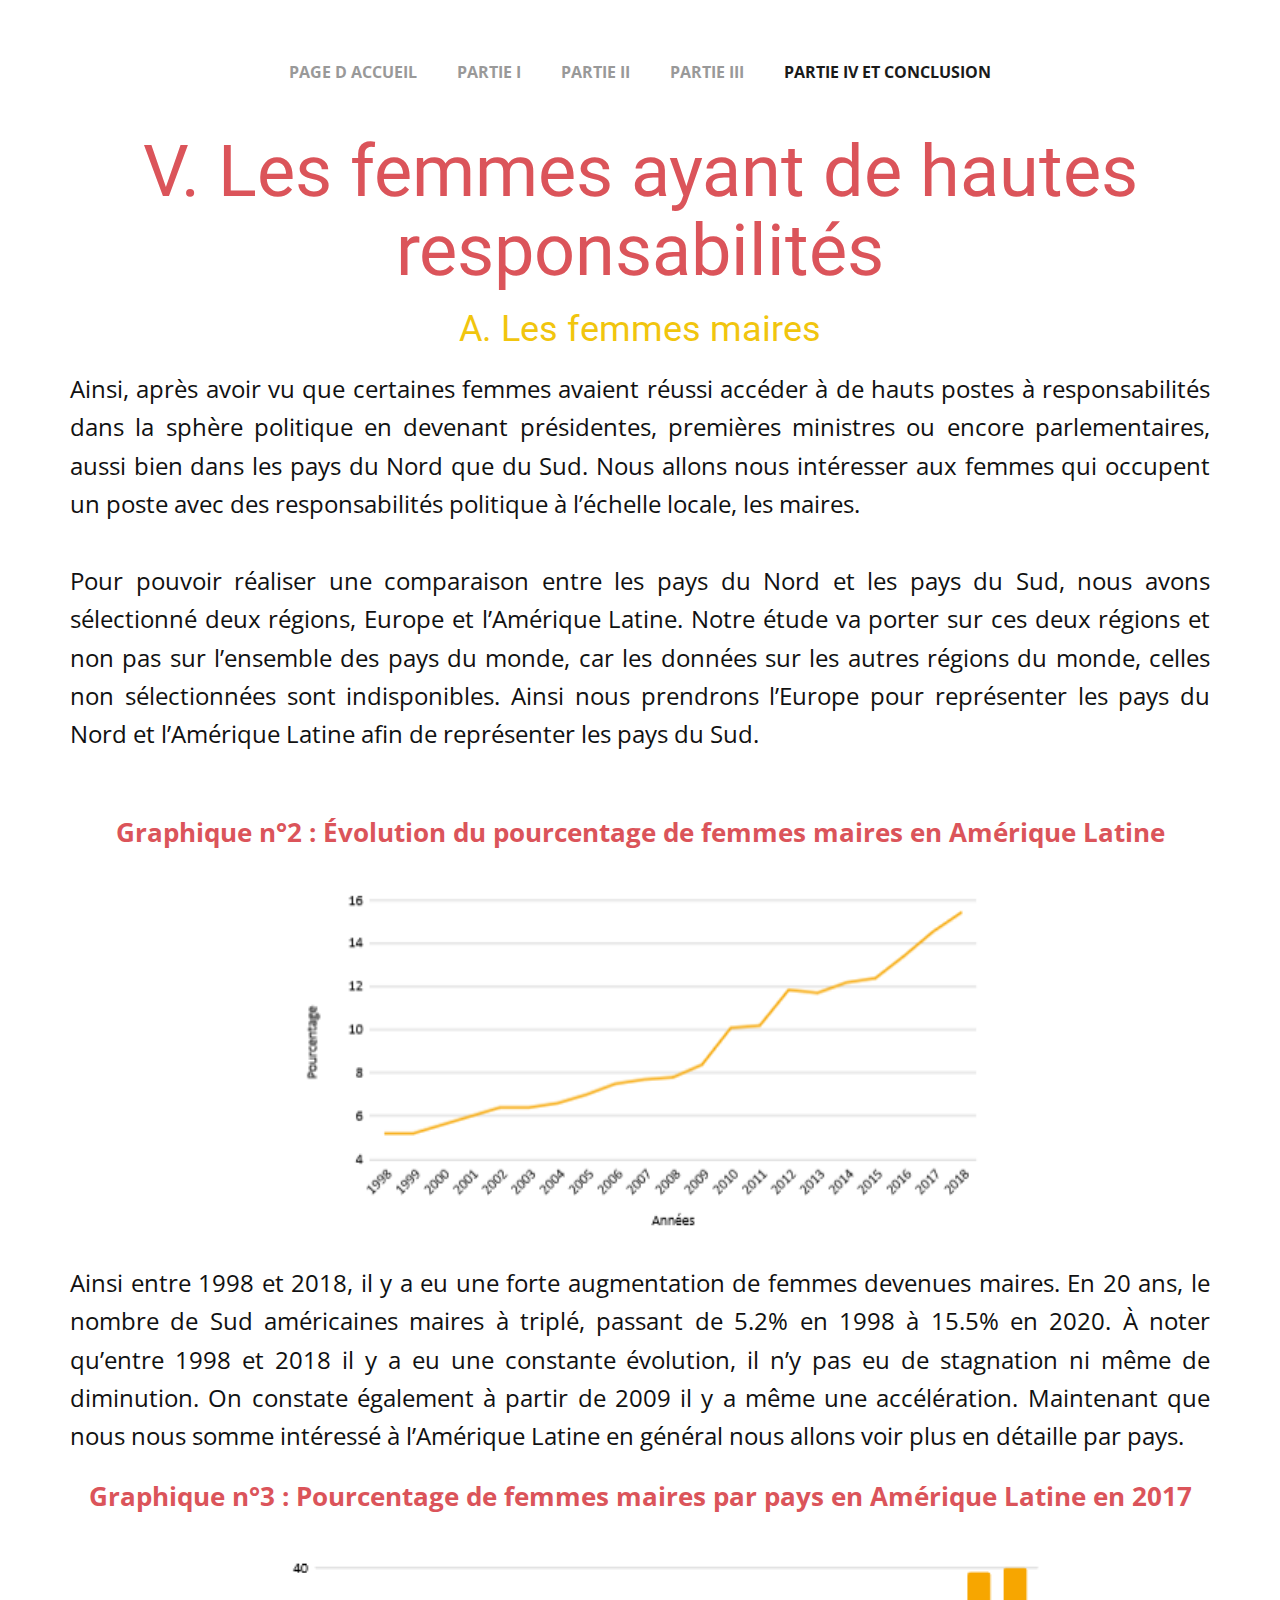
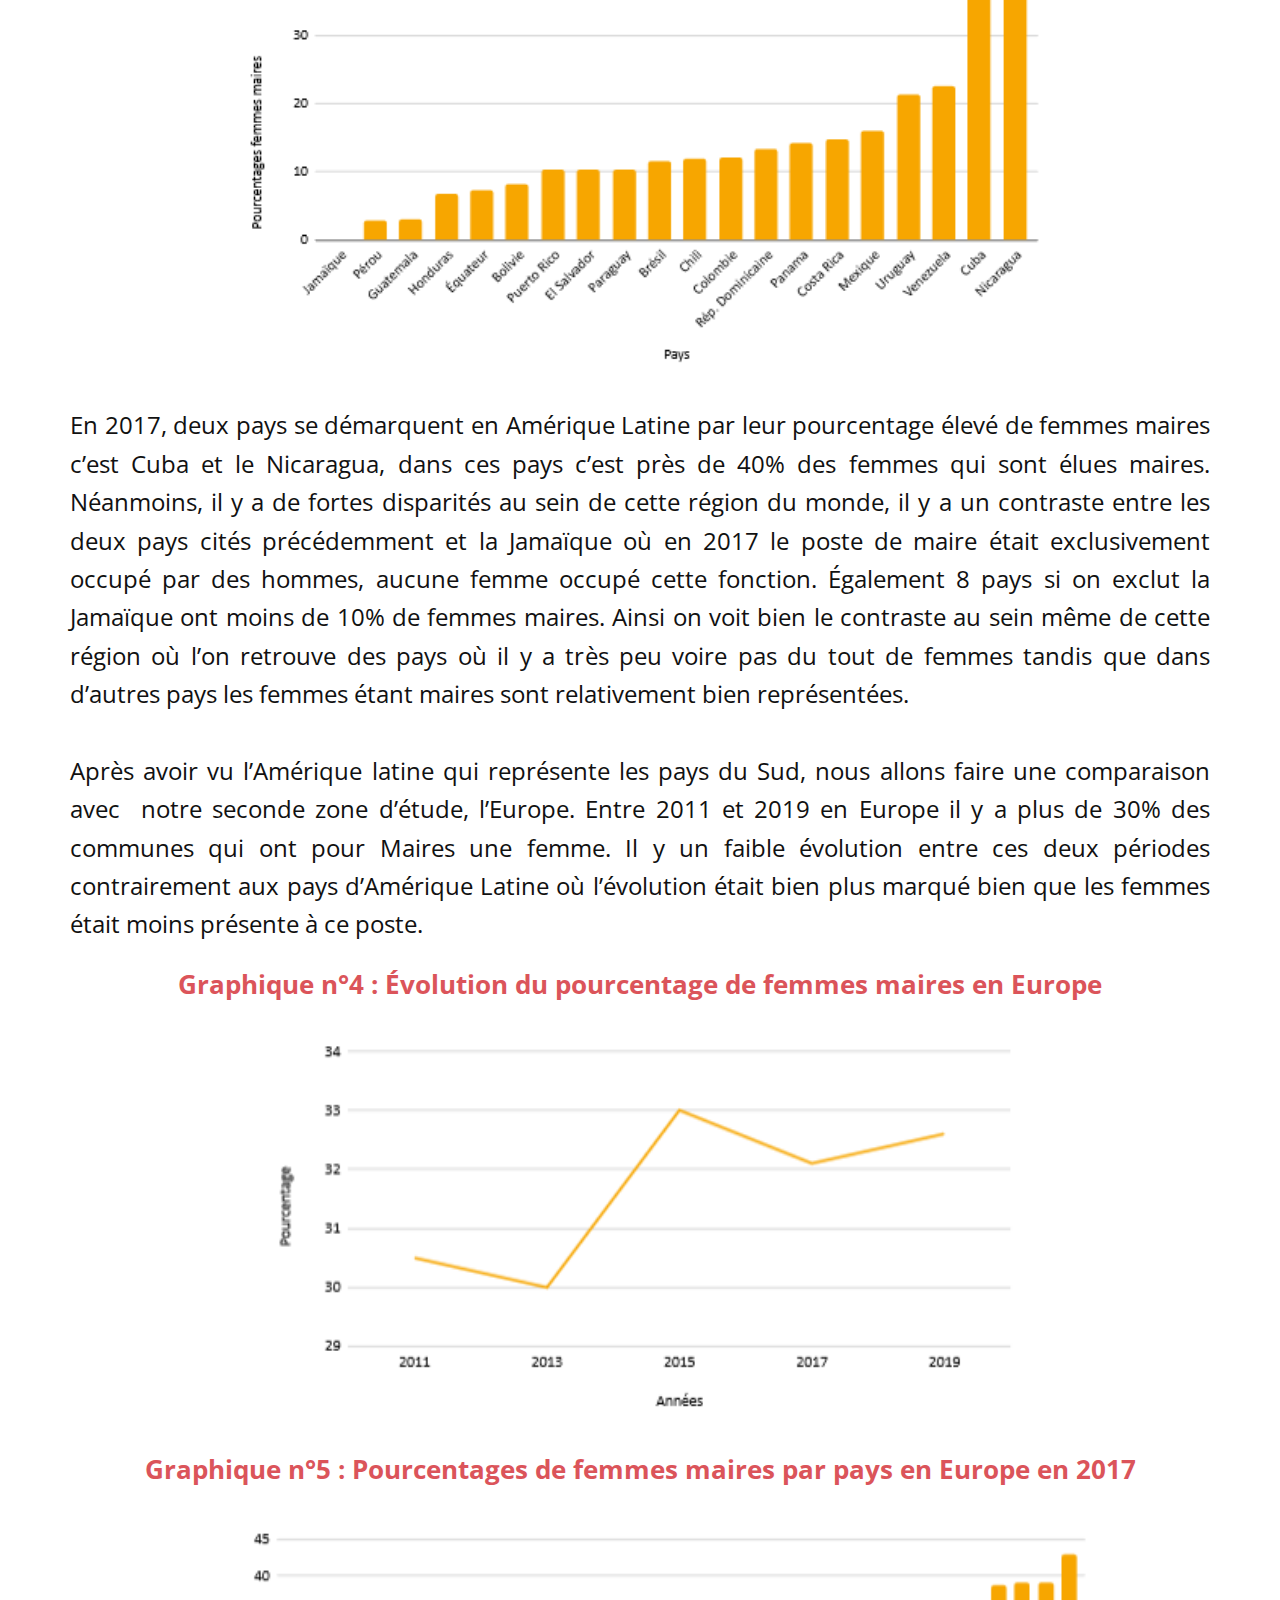
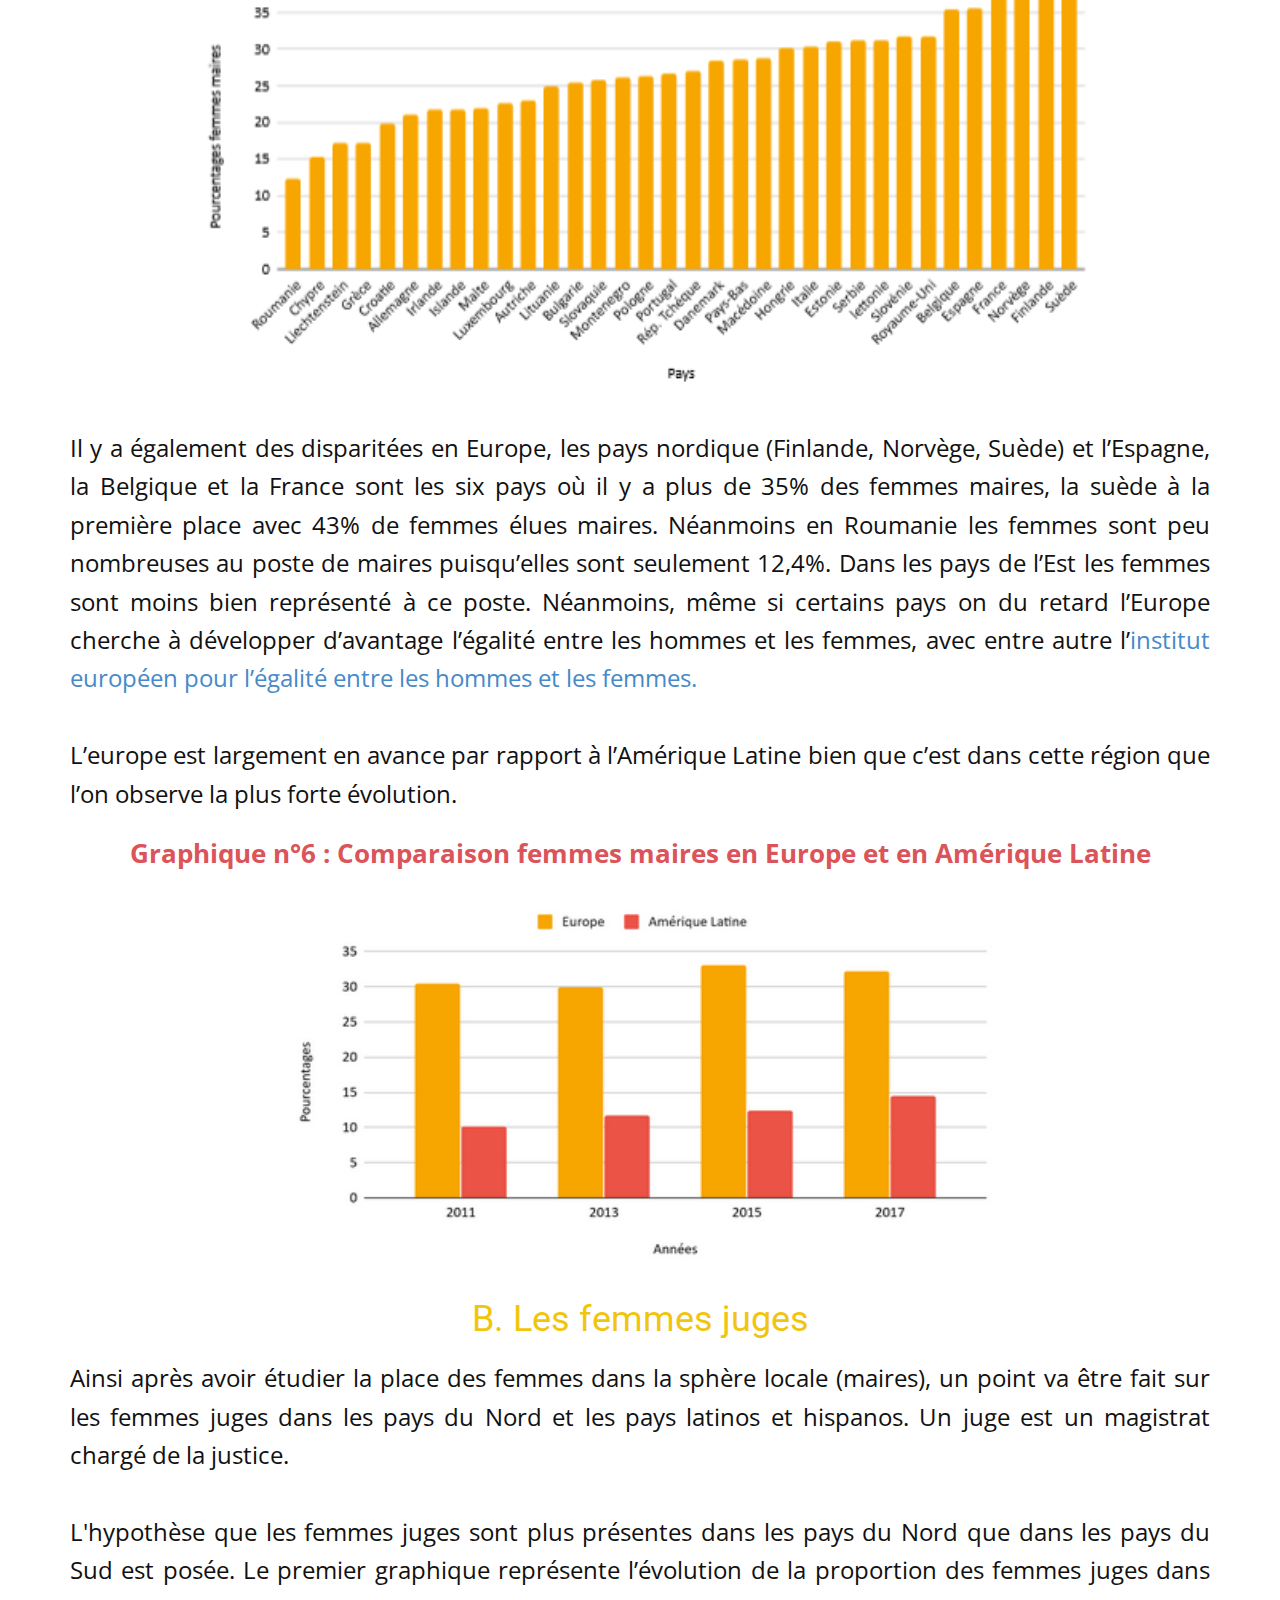
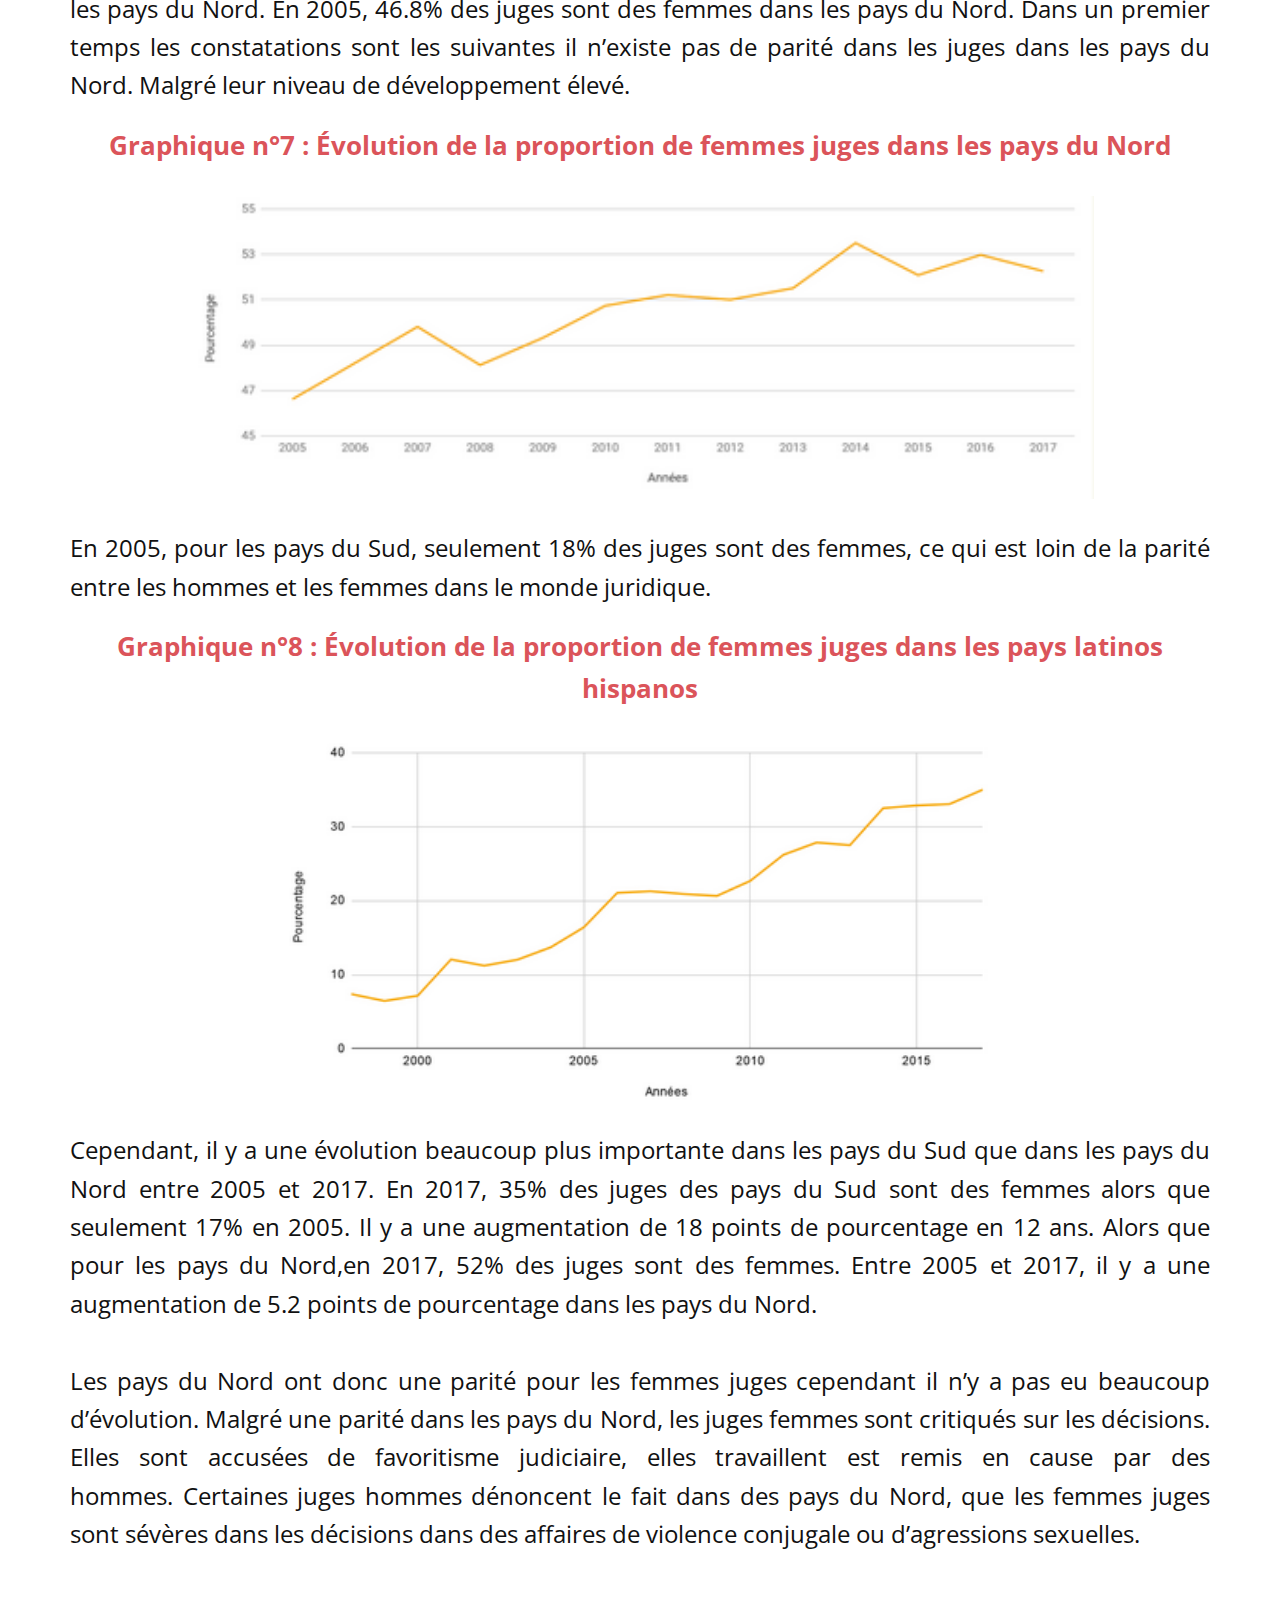
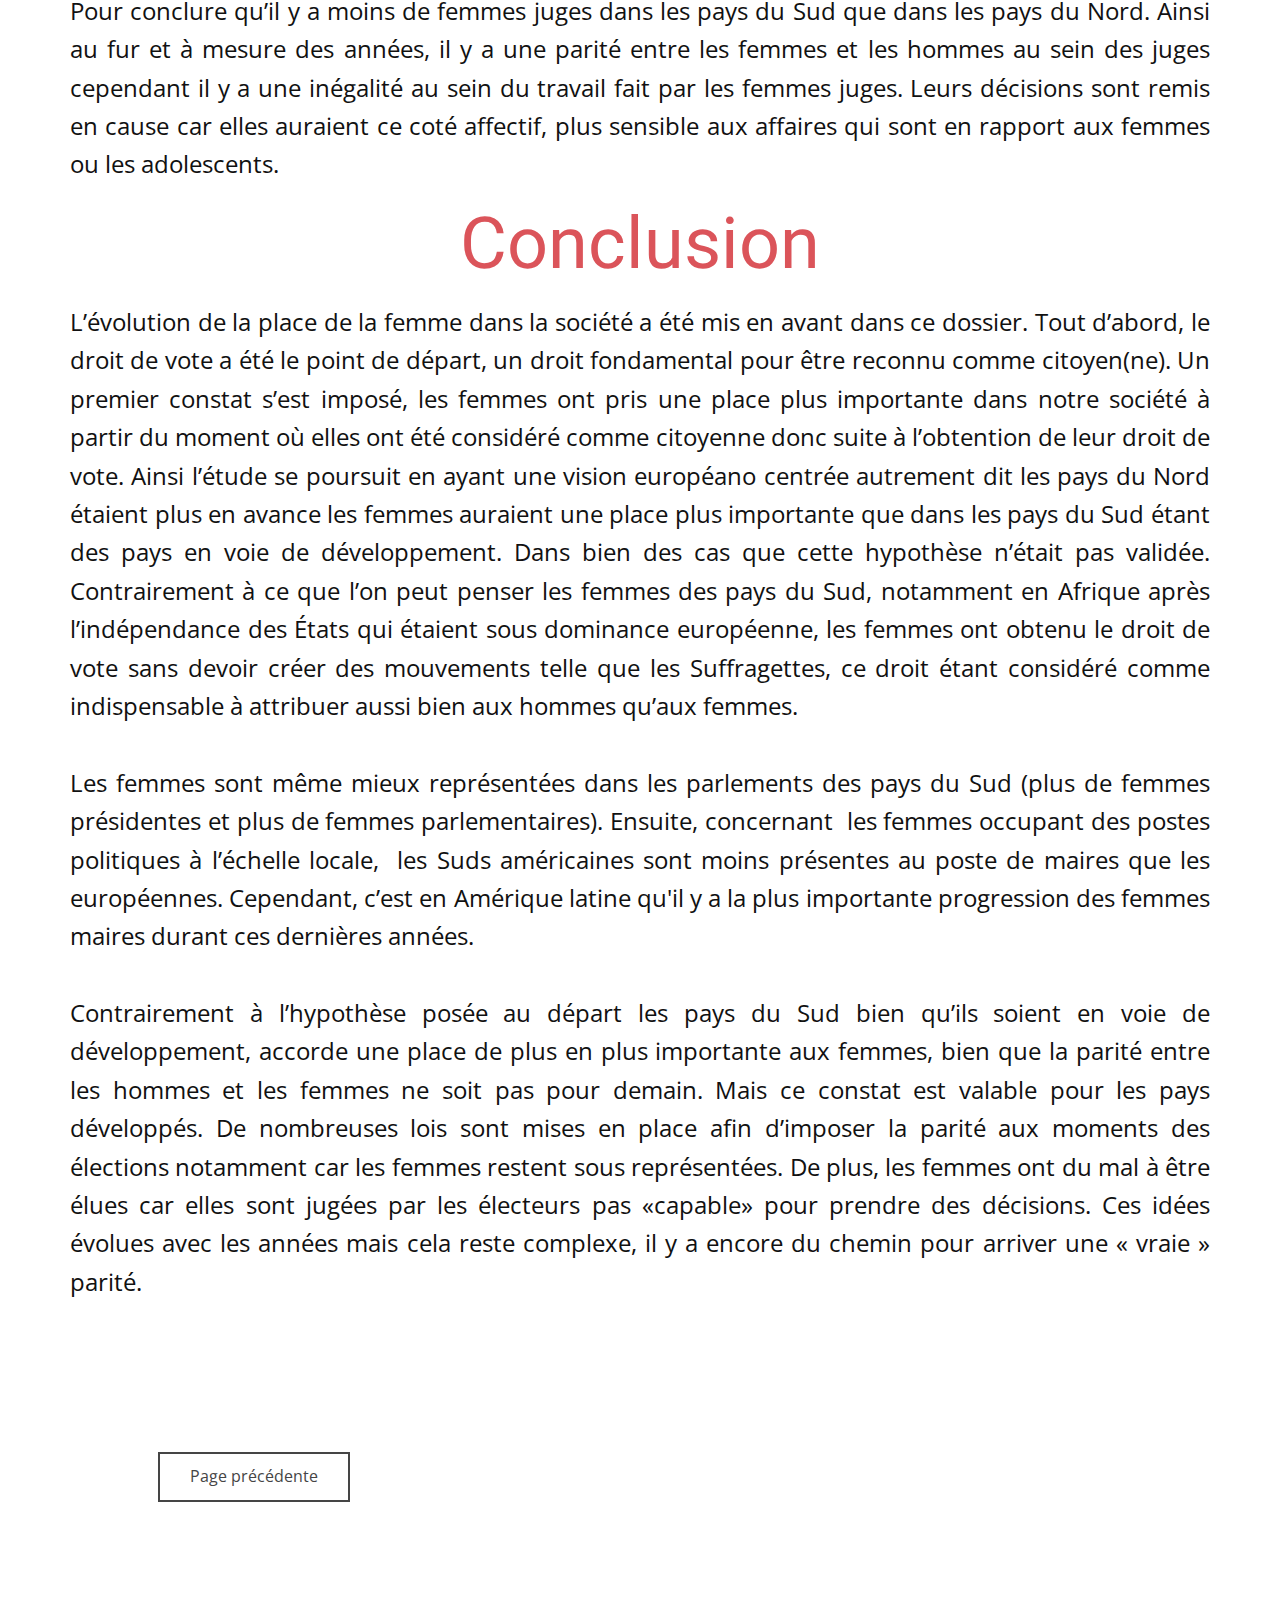
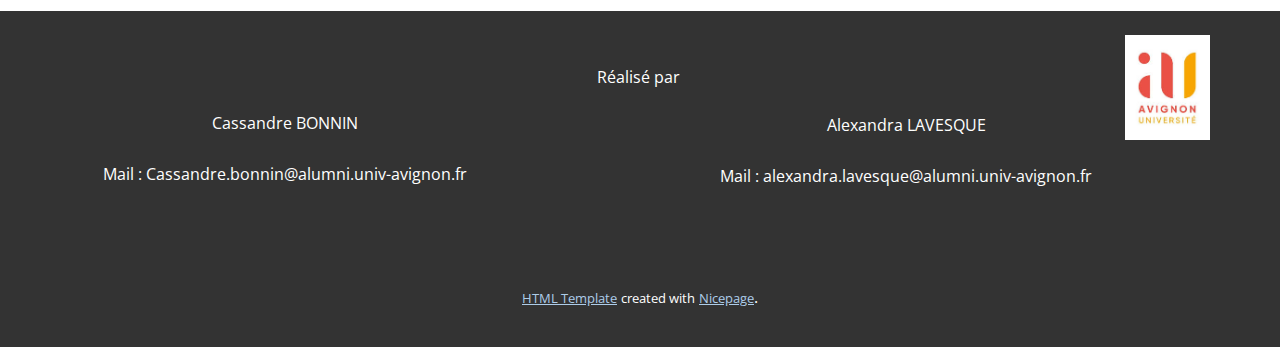
<file: Partie-IV-et-conclusion.html>
<!DOCTYPE html>
<html style="font-size: 16px;">
  <head>
    <meta name="viewport" content="width=device-width, initial-scale=1.0">
    <meta charset="utf-8">
    <meta name="keywords" content="V. Les femmes ayant de hautes responsabilités, A. Les femmes maires">
    <meta name="description" content="">
    <meta name="page_type" content="np-template-header-footer-from-plugin">
    <title>Partie IV et conclusion</title>
    <link rel="stylesheet" href="nicepage.css" media="screen">
<link rel="stylesheet" href="Partie-IV-et-conclusion.css" media="screen">
    <script class="u-script" type="text/javascript" src="jquery.js" defer=""></script>
    <script class="u-script" type="text/javascript" src="nicepage.js" defer=""></script>
    
    
    
    <link id="u-theme-google-font" rel="stylesheet" href="https://fonts.googleapis.com/css?family=Roboto:100,100i,300,300i,400,400i,500,500i,700,700i,900,900i|Open+Sans:300,300i,400,400i,600,600i,700,700i,800,800i">
    <script type="application/ld+json">{
		"@context": "http://schema.org",
		"@type": "Organization",
		"name": "",
		"url": "index.html"
}</script>
    <meta property="og:title" content="Partie IV et conclusion">
    <meta property="og:type" content="website">
    <meta name="theme-color" content="#478ac9">
    <link rel="canonical" href="index.html">
    <meta property="og:url" content="index.html">
  </head>
  <body class="u-body"><header class="u-clearfix u-header u-white u-header" id="sec-0485"><div class="u-clearfix u-sheet u-valign-middle-lg u-valign-middle-md u-valign-middle-sm u-valign-middle-xs u-sheet-1">
        <nav class="u-menu u-menu-dropdown u-menu-open-right u-offcanvas u-menu-1">
          <div class="menu-collapse" style="font-size: 1rem; letter-spacing: 0; font-weight: 700; text-transform: uppercase;">
            <a class="u-button-style u-custom-left-right-menu-spacing u-custom-padding-bottom u-custom-top-bottom-menu-spacing u-nav-link u-text-active-grey-90 u-text-grey-40 u-text-hover-grey-70" href="#">
              <svg><use xmlns:xlink="http://www.w3.org/1999/xlink" xlink:href="#menu-hamburger"></use></svg>
              <svg version="1.1" xmlns="http://www.w3.org/2000/svg" xmlns:xlink="http://www.w3.org/1999/xlink"><defs><symbol id="menu-hamburger" viewBox="0 0 16 16" style="width: 16px; height: 16px;"><rect y="1" width="16" height="2"></rect><rect y="7" width="16" height="2"></rect><rect y="13" width="16" height="2"></rect>
</symbol>
</defs></svg>
            </a>
          </div>
          <div class="u-custom-menu u-nav-container">
            <ul class="u-nav u-spacing-0 u-unstyled u-nav-1"><li class="u-nav-item"><a class="u-button-style u-nav-link u-text-active-grey-90 u-text-grey-40 u-text-hover-grey-70" href="Page-d-accueil.html" style="padding: 10px 20px;">Page d accueil</a>
</li><li class="u-nav-item"><a class="u-button-style u-nav-link u-text-active-grey-90 u-text-grey-40 u-text-hover-grey-70" href="Partie-I.html" style="padding: 10px 20px;">Partie I</a>
</li><li class="u-nav-item"><a class="u-button-style u-nav-link u-text-active-grey-90 u-text-grey-40 u-text-hover-grey-70" href="Partie-II.html" style="padding: 10px 20px;">Partie II</a>
</li><li class="u-nav-item"><a class="u-button-style u-nav-link u-text-active-grey-90 u-text-grey-40 u-text-hover-grey-70" href="Partie-III.html" style="padding: 10px 20px;">Partie III</a>
</li><li class="u-nav-item"><a class="u-button-style u-nav-link u-text-active-grey-90 u-text-grey-40 u-text-hover-grey-70" href="Partie-IV-et-conclusion.html" style="padding: 10px 20px;">Partie IV et conclusion</a>
</li></ul>
          </div>
          <div class="u-custom-menu u-nav-container-collapse">
            <div class="u-black u-border-1 u-border-grey-75 u-container-style u-inner-container-layout u-opacity u-opacity-95 u-sidenav">
              <div class="u-menu-close"></div>
              <ul class="u-align-center u-nav u-popupmenu-items u-unstyled u-nav-2"><li class="u-nav-item"><a class="u-button-style u-nav-link" href="Page-d-accueil.html" style="padding: 10px 20px;">Page d accueil</a>
</li><li class="u-nav-item"><a class="u-button-style u-nav-link" href="Partie-I.html" style="padding: 10px 20px;">Partie I</a>
</li><li class="u-nav-item"><a class="u-button-style u-nav-link" href="Partie-II.html" style="padding: 10px 20px;">Partie II</a>
</li><li class="u-nav-item"><a class="u-button-style u-nav-link" href="Partie-III.html" style="padding: 10px 20px;">Partie III</a>
</li><li class="u-nav-item"><a class="u-button-style u-nav-link" href="Partie-IV-et-conclusion.html" style="padding: 10px 20px;">Partie IV et conclusion</a>
</li></ul>
            </div>
            <div class="u-black u-menu-overlay u-opacity u-opacity-20"></div>
          </div>
        </nav>
      </div></header>
    <section class="u-clearfix u-section-1" id="sec-2624">
      <div class="u-clearfix u-sheet u-valign-bottom u-sheet-1">
        <h1 class="u-align-center u-heading-font u-text u-text-default u-text-palette-2-base u-title u-text-1">V. Les femmes ayant de hautes responsabilités</h1>
        <h2 class="u-align-center u-text u-text-default u-text-palette-3-base u-text-2">A. Les femmes maires</h2>
        <p class="u-align-justify u-text u-text-default u-text-3">Ainsi, après avoir vu que certaines femmes avaient réussi accéder à de hauts postes à responsabilités dans la sphère politique en devenant présidentes, premières ministres ou encore parlementaires, aussi bien dans les pays du Nord que du Sud. Nous allons nous intéresser aux femmes qui occupent un poste avec des responsabilités politique à l’échelle locale, les maires.<br>
          <br>Pour pouvoir réaliser une comparaison entre les pays du Nord et les pays du Sud, nous avons sélectionné deux régions, Europe et l’Amérique Latine. Notre étude va porter sur ces deux régions et non pas sur l’ensemble des pays du monde, car les données sur les autres régions du monde, celles non sélectionnées sont indisponibles. Ainsi nous prendrons l’Europe pour représenter les pays du Nord et l’Amérique Latine afin de représenter les pays du Sud.&nbsp;<br>&nbsp; &nbsp;&nbsp;<br>
        </p>
        <p class="u-align-justify u-text u-text-default u-text-palette-2-base u-text-4">
          <a href="https://oig.cepal.org/en/indicators/elected-mayors-who-are-female " target="_blank"> Graphique n°2 : Évolution du pourcentage de femmes maires en Amérique Latine</a>
        </p>
        <img src="images/Graph2.png" alt="" class="u-image u-image-default u-image-1" data-image-width="467" data-image-height="235">
        <p class="u-align-justify u-text u-text-default u-text-5"> Ainsi entre 1998 et 2018, il y a eu une forte augmentation de femmes devenues maires. En 20 ans, le nombre de Sud américaines maires à triplé, passant de 5.2% en 1998 à 15.5% en 2020. À noter qu’entre 1998 et 2018 il y a eu une constante évolution, il n’y pas eu de stagnation ni même de diminution. On constate également à partir de 2009 il y a même une accélération. Maintenant que nous nous somme intéressé à l’Amérique Latine en général nous allons voir plus en détaille par pays.</p>
        <p class="u-align-justify u-text u-text-default u-text-palette-2-base u-text-6">
          <a href="Graphique n°3 : Pourcentage de femmes maires par pays en Amérique Latine en 2017" target="_blank"> Graphique n°3 : Pourcentage de femmes maires par pays en Amérique Latine en 2017</a>
        </p>
        <img src="images/Graph3.png" alt="" class="u-image u-image-default u-image-2" data-image-width="545" data-image-height="284">
        <p class="u-align-justify u-text u-text-default u-text-7">En 2017, deux pays se démarquent en Amérique Latine par leur pourcentage élevé de femmes maires c’est Cuba et le Nicaragua, dans ces pays c’est près de 40% des femmes qui sont élues maires. Néanmoins, il y a de fortes disparités au sein de cette région du monde, il y a un contraste entre les deux pays cités précédemment et la Jamaïque où en 2017 le poste de maire était exclusivement occupé par des hommes, aucune femme occupé cette fonction. Également 8 pays si on exclut la Jamaïque ont moins de 10% de femmes maires. Ainsi on voit bien le contraste au sein même de cette région où l’on retrouve des pays où il y a très peu voire pas du tout de femmes tandis que dans d’autres pays les femmes étant maires sont relativement bien représentées.&nbsp;<br>&nbsp; &nbsp;&nbsp;<br>Après avoir vu l’Amérique latine qui représente les pays du Sud, nous allons faire une comparaison avec&nbsp; notre seconde zone d’étude, l’Europe. Entre 2011 et 2019 en Europe il y a plus de 30% des communes qui ont pour Maires une femme. Il y un faible évolution entre ces deux périodes contrairement aux pays d’Amérique Latine où l’évolution était bien plus marqué bien que les femmes était moins présente à ce poste.
        </p>
        <p class="u-align-justify u-text u-text-default u-text-palette-2-base u-text-8">
          <a href="https://eige.europa.eu/gender-statistics/dgs/indicator/wmidm_pol_parl__wmid_locpol " target="_blank"> Graphique n°4 : Évolution du pourcentage de femmes maires en Europe</a>
        </p>
        <img src="images/Graph4.png" alt="" class="u-image u-image-default u-image-3" data-image-width="467" data-image-height="236">
        <p class="u-align-justify u-text u-text-default u-text-palette-2-base u-text-9">
          <a href="https://eige.europa.eu/gender-statistics/dgs/indicator/wmidm_pol_parl__wmid_locpol " target="_blank"> Graphique n°5 : Pourcentages de femmes maires par pays en Europe en 2017</a>
        </p>
        <img src="images/Graph5.png" alt="" class="u-image u-image-default u-image-4" data-image-width="573" data-image-height="299">
        <p class="u-align-justify u-text u-text-default u-text-10">Il y a également des disparitées en Europe, les pays nordique (Finlande, Norvège, Suède) et l’Espagne, la Belgique et la France sont les six pays où il y a plus de 35% des femmes maires, la suède à la première place avec 43% de femmes élues maires. Néanmoins en Roumanie les femmes sont peu nombreuses au poste de maires puisqu’elles sont seulement 12,4%. Dans les pays de l’Est les femmes sont moins bien représenté à ce poste. Néanmoins, même si certains pays on du retard l’Europe cherche à développer d’avantage l’égalité entre les hommes et les femmes, avec entre autre l’<a href="https://eige.europa.eu/fr/in-brief " target="_blank">institut européen pour l’égalité entre les hommes et les femmes.&nbsp;</a>
          <br>
          <br>L’europe est largement en avance par rapport à l’Amérique Latine bien que c’est dans cette région que l’on observe la plus forte évolution.
        </p>
        <p class="u-align-justify u-text u-text-default u-text-palette-2-base u-text-11">
          <a href="https://oig.cepal.org/en/indicators/judicial-power-percentage-women-judges-highest-court-or-supreme-court " target="_blank" data-href="https://oig.cepal.org/en/indicators/elected-mayors-who-are-female " data-target="_blank"> Graphique n°6 : Comparaison femmes maires en Europe et en Amérique Latine</a>
        </p>
        <img src="images/graph6.png" alt="" class="u-image u-image-default u-image-5" data-image-width="477" data-image-height="240" data-href="https://oig.cepal.org/en/indicators/elected-mayors-who-are-female">
        <h2 class="u-align-justify u-text u-text-default u-text-palette-3-base u-text-12">B. Les femmes juges</h2>
        <p class="u-align-justify u-text u-text-default u-text-13">Ainsi après avoir étudier la place des femmes dans la sphère locale (maires), un point va être fait sur les femmes juges dans les pays du Nord et les pays latinos et hispanos. Un juge est un magistrat chargé de la justice.<br>
          <br>L'hypothèse que les femmes juges sont plus présentes dans les pays du Nord que dans les pays du Sud est posée. Le premier graphique représente l’évolution de la proportion des femmes juges dans les pays du Nord. En 2005, 46.8% des juges sont des femmes dans les pays du Nord. Dans un premier temps les constatations sont les suivantes il n’existe pas de parité dans les juges dans les pays du Nord. Malgré leur niveau de développement élevé.
        </p>
        <p class="u-align-justify u-text u-text-default u-text-palette-2-base u-text-14">
          <a href="https://w3.unece.org/PXWeb/en/Table?IndicatorCode=32 "> Graphique n°7 : Évolution de la proportion de femmes juges dans les pays du Nord</a>
        </p>
        <img src="images/graph71.png" alt="" class="u-image u-image-default u-image-6">
        <p class="u-align-justify u-text u-text-default u-text-15"> En 2005, pour les pays du Sud, seulement 18% des juges sont des femmes, ce qui est loin de la parité entre les hommes et les femmes dans le monde juridique.</p>
        <p class="u-align-center u-text u-text-default u-text-palette-2-base u-text-16">
          <a href="https://oig.cepal.org/en/indicators/judicial-power-percentage-women-judges-highest-court-or-supreme-court "> Graphique n°8 : Évolution de la proportion de femmes juges dans les pays latinos hispanos</a>
        </p>
        <img src="images/Graph82.png" alt="" class="u-image u-image-default u-image-7" data-image-width="473" data-image-height="237">
        <p class="u-align-justify u-text u-text-default u-text-17">Cependant, il y a une évolution beaucoup plus importante dans les pays du Sud que dans les pays du Nord entre 2005 et 2017.&nbsp;En 2017, 35% des juges des pays du Sud sont des femmes alors que seulement 17% en 2005. Il y a une augmentation de 18 points de pourcentage en 12 ans. Alors que pour les pays du Nord,en 2017, 52% des juges sont des femmes. Entre 2005 et 2017, il y a une augmentation de 5.2 points de pourcentage dans les pays du Nord.<br>
          <br>Les pays du Nord ont donc une parité pour les femmes juges cependant il n’y a pas eu beaucoup d’évolution. Malgré une parité dans les pays du Nord, les juges femmes sont critiqués sur les décisions. Elles sont accusées de favoritisme judiciaire, elles travaillent est remis en cause par des hommes.&nbsp;Certaines juges hommes dénoncent le fait dans des pays du Nord, que les femmes juges sont sévères dans les décisions dans des affaires de violence conjugale ou d’agressions sexuelles.&nbsp;<br>
          <br>Pour conclure qu’il y a moins de femmes juges dans les pays du Sud que dans les pays du Nord. Ainsi au fur et à mesure des années, il y a une parité entre les femmes et les hommes au sein des juges cependant il y a une inégalité au sein du travail fait par les femmes juges. Leurs décisions sont remis en cause car elles auraient ce coté affectif, plus sensible aux affaires qui sont en rapport aux femmes ou les adolescents.<br>
        </p>
        <h1 class="u-align-justify u-heading-font u-text u-text-default u-text-palette-2-base u-title u-text-18">Conclusion</h1>
        <p class="u-align-justify u-text u-text-default u-text-19">L’évolution de la place de la femme dans la société a été mis en avant dans ce dossier. Tout d’abord, le droit de vote a été le point de départ, un droit fondamental pour être reconnu comme citoyen(ne). Un premier constat s’est imposé, les femmes ont pris une place plus importante dans notre société à partir du moment où elles ont été considéré comme citoyenne donc suite à l’obtention de leur droit de vote. Ainsi l’étude se poursuit en ayant une vision européano centrée autrement dit les pays du Nord étaient plus en avance les femmes auraient une place plus importante que dans les pays du Sud étant des pays en voie de développement. Dans bien des cas que cette hypothèse n’était pas validée. Contrairement à ce que l’on peut penser les femmes des pays du Sud, notamment en Afrique après l’indépendance des États qui étaient sous dominance européenne, les femmes ont obtenu le droit de vote sans devoir créer des mouvements telle que les Suffragettes, ce droit étant considéré comme indispensable à attribuer aussi bien aux hommes qu’aux femmes.&nbsp;<br>
          <br>Les femmes sont même mieux représentées dans les parlements des pays du Sud (plus de femmes présidentes et plus de femmes parlementaires).&nbsp;Ensuite, concernant&nbsp; les femmes occupant des postes politiques à l’échelle locale,&nbsp; les Suds américaines sont moins présentes au poste de maires que les européennes. Cependant, c’est en Amérique latine qu'il y a la plus importante progression des femmes maires durant ces dernières années.&nbsp;<br>
          <br>Contrairement à l’hypothèse posée au départ les pays du Sud bien qu’ils soient en voie de développement, accorde une place de plus en plus importante aux femmes, bien que la parité entre les hommes et les femmes ne soit pas pour demain. Mais ce constat est valable pour les pays développés. De nombreuses lois sont mises en place afin d’imposer la parité aux moments des élections notamment car les femmes restent sous représentées. De plus, les femmes ont du mal à être élues car elles sont jugées par les électeurs pas «capable» pour prendre des décisions. Ces idées évolues avec les années mais cela reste complexe, il y a encore du chemin pour arriver une « vraie » parité.
        </p>
      </div>
    </section>
    <section class="u-clearfix u-section-2" id="sec-5b08">
      <div class="u-clearfix u-sheet u-sheet-1">
        <div class="u-clearfix u-layout-wrap u-layout-wrap-1">
          <div class="u-layout">
            <div class="u-layout-row">
              <div class="u-align-left u-container-style u-layout-cell u-left-cell u-size-43 u-layout-cell-1">
                <div class="u-container-layout u-valign-middle u-container-layout-1">
                  <a href="Partie-III.html" class="u-border-2 u-border-grey-dark-1 u-btn u-btn-rectangle u-button-style u-none u-btn-1">Page précédente</a>
                </div>
              </div>
              <div class="u-align-left u-container-style u-layout-cell u-right-cell u-size-17 u-layout-cell-2">
                <div class="u-container-layout u-valign-middle u-container-layout-2"></div>
              </div>
            </div>
          </div>
        </div>
      </div>
    </section>
    
    
    <footer class="u-align-right u-clearfix u-footer u-grey-80 u-footer" id="sec-b68e"><div class="u-clearfix u-sheet u-sheet-1">
        <img src="images/Logouniversit.jpg" alt="" class="u-image u-image-default u-image-1">
        <p class="u-align-center u-small-text u-text u-text-variant u-text-1">Réalisé par&nbsp;</p>
        <p class="u-align-center u-text u-text-default u-text-2">Cassandre BONNIN<br>
          <br>Mail : Cassandre.bonnin@alumni.univ-avignon.fr
        </p>
        <p class="u-align-center u-text u-text-default u-text-3">Alexandra LAVESQUE<br>
          <br>Mail : alexandra.lavesque@alumni.univ-avignon.fr
        </p>
      </div></footer>
    <section class="u-backlink u-clearfix u-grey-80">
      <a class="u-link" href="https://nicepage.com/html-templates" target="_blank">
        <span>HTML Template</span>
      </a>
      <p class="u-text">
        <span>created with</span>
      </p>
      <a class="u-link" href="https://nicepage.com/html-templates" target="_blank">
        <span>Nicepage</span>
      </a>. 
    </section>
  </body>
</html>
</file>
<file: Page-d-accueil.css>
.u-section-1 .u-sheet-1 {min-height: 800px}
.u-section-1 .u-image-1 {width: 704px; height: 433px; margin: 0 auto}
.u-section-1 .u-text-1 {width: 880px; margin: 97px 130px 0}
.u-section-1 .u-text-2 {width: 880px; margin: 30px auto 0}
.u-section-1 .u-text-3 {width: 724px; font-size: 1.625rem; margin: 30px auto 60px} 

@media (max-width: 1199px){ .u-section-1 .u-sheet-1 {min-height: 675px}
.u-section-1 .u-text-1 {margin-top: -48px; margin-right: 30px; margin-left: 30px} }

@media (max-width: 991px){ .u-section-1 .u-sheet-1 {min-height: 540px}
.u-section-1 .u-image-1 {height: 442px}
.u-section-1 .u-text-1 {margin-top: 87px; margin-right: 0; margin-left: 0; width: 720px}
.u-section-1 .u-text-2 {width: 720px}
.u-section-1 .u-text-3 {width: 720px} }

@media (max-width: 767px){ .u-section-1 .u-sheet-1 {min-height: 430px}
.u-section-1 .u-image-1 {width: 540px; height: 339px}
.u-section-1 .u-text-1 {width: 540px}
.u-section-1 .u-text-2 {width: 540px}
.u-section-1 .u-text-3 {width: 540px} }

@media (max-width: 575px){ .u-section-1 .u-image-1 {width: 340px; height: 213px}
.u-section-1 .u-text-1 {width: 340px}
.u-section-1 .u-text-2 {width: 340px}
.u-section-1 .u-text-3 {width: 340px} }.u-section-2 .u-sheet-1 {min-height: 294px}
.u-section-2 .u-text-1 {margin: 145px 869px 0 0}
.u-section-2 .u-text-2 {font-size: 1.5rem; margin: 20px 0 60px} 

@media (max-width: 1199px){ .u-section-2 .u-text-1 {margin-right: 669px} }

@media (max-width: 991px){ .u-section-2 .u-text-1 {margin-right: 449px} }

@media (max-width: 767px){ .u-section-2 .u-text-1 {margin-right: 269px} }

@media (max-width: 575px){ .u-section-2 .u-text-1 {margin-right: 69px} }.u-section-3 .u-sheet-1 {min-height: 197px}
.u-section-3 .u-layout-wrap-1 {width: 1084px; margin: 1px auto 25px 28px}
.u-section-3 .u-layout-cell-1 {min-height: 125px}
.u-section-3 .u-container-layout-1 {padding: 20px 60px}
.u-section-3 .u-text-1 {margin: 0 -7px 0 7px}
.u-section-3 .u-text-2 {margin-left: 7px; margin-right: -7px}
.u-section-3 .u-layout-cell-2 {min-height: 125px}
.u-section-3 .u-container-layout-2 {padding: 20px}
.u-section-3 .u-btn-1 {background-image: none; border-style: solid; margin: 0 auto} 

@media (max-width: 1199px){ .u-section-3 .u-sheet-1 {min-height: 178px}
.u-section-3 .u-layout-wrap-1 {width: 894px; margin-bottom: 0; margin-left: 23px}
.u-section-3 .u-container-layout-1 {padding-left: 16px; padding-right: 16px}
.u-section-3 .u-text-1 {margin-left: 0; margin-right: 0}
.u-section-3 .u-text-2 {margin-left: 6px; margin-right: -6px}
.u-section-3 .u-btn-1 {margin-left: -1px; margin-right: -1px} }

@media (max-width: 991px){ .u-section-3 .u-layout-wrap-1 {width: 685px; margin-left: 18px; margin-right: 18px}
.u-section-3 .u-container-layout-1 {padding-left: 30px; padding-right: 30px}
.u-section-3 .u-text-2 {margin-left: 4px; margin-right: -4px}
.u-section-3 .u-container-layout-2 {padding-left: 30px; padding-right: 30px}
.u-section-3 .u-btn-1 {margin-left: auto; margin-right: auto} }

@media (max-width: 767px){ .u-section-3 .u-layout-wrap-1 {width: 513px; margin-right: auto; margin-left: 13px}
.u-section-3 .u-container-layout-1 {padding-left: 10px; padding-right: 10px}
.u-section-3 .u-text-2 {margin-left: 5px; margin-right: -5px}
.u-section-3 .u-container-layout-2 {padding-left: 10px; padding-right: 10px} }

@media (max-width: 575px){ .u-section-3 .u-layout-wrap-1 {width: 323px; margin-top: 63px; margin-left: 8px}
.u-section-3 .u-text-2 {margin-left: 3px; margin-right: -3px} }.u-section-4 .u-sheet-1 {min-height: 172px}
.u-section-4 .u-layout-wrap-1 {width: 1084px; margin: 1px auto 1px 28px}
.u-section-4 .u-layout-cell-1 {min-height: 125px}
.u-section-4 .u-container-layout-1 {padding: 20px 60px}
.u-section-4 .u-text-1 {margin: 0}
.u-section-4 .u-text-2 {margin: 20px 0 0}
.u-section-4 .u-layout-cell-2 {min-height: 125px}
.u-section-4 .u-container-layout-2 {padding: 20px}
.u-section-4 .u-btn-1 {background-image: none; border-style: solid; margin: 0 auto} 

@media (max-width: 1199px){ .u-section-4 .u-layout-wrap-1 {width: 894px; margin-left: 23px}
.u-section-4 .u-container-layout-1 {padding-left: 16px; padding-right: 16px}
.u-section-4 .u-btn-1 {margin-left: -1px; margin-right: -1px} }

@media (max-width: 991px){ .u-section-4 .u-layout-wrap-1 {width: 685px; margin-left: 18px; margin-right: 18px}
.u-section-4 .u-container-layout-1 {padding-left: 30px; padding-right: 30px}
.u-section-4 .u-container-layout-2 {padding-left: 30px; padding-right: 30px}
.u-section-4 .u-btn-1 {margin-left: auto; margin-right: auto} }

@media (max-width: 767px){ .u-section-4 .u-layout-wrap-1 {width: 513px; margin-right: auto; margin-left: 13px}
.u-section-4 .u-container-layout-1 {padding-left: 10px; padding-right: 10px}
.u-section-4 .u-container-layout-2 {padding-left: 10px; padding-right: 10px} }

@media (max-width: 575px){ .u-section-4 .u-layout-wrap-1 {width: 323px; margin-left: 8px} }.u-section-5 .u-sheet-1 {min-height: 172px}
.u-section-5 .u-layout-wrap-1 {width: 1084px; margin: 1px auto 0 28px}
.u-section-5 .u-layout-cell-1 {min-height: 125px}
.u-section-5 .u-container-layout-1 {padding: 20px 60px}
.u-section-5 .u-text-1 {margin: 0}
.u-section-5 .u-text-2 {margin: 20px 0 0}
.u-section-5 .u-layout-cell-2 {min-height: 125px}
.u-section-5 .u-container-layout-2 {padding: 20px}
.u-section-5 .u-btn-1 {background-image: none; border-style: solid; margin: 0 auto} 

@media (max-width: 1199px){ .u-section-5 .u-layout-wrap-1 {width: 894px; margin-left: 23px}
.u-section-5 .u-container-layout-1 {padding-left: 16px; padding-right: 16px}
.u-section-5 .u-btn-1 {margin-left: -1px; margin-right: -1px} }

@media (max-width: 991px){ .u-section-5 .u-layout-wrap-1 {width: 685px; margin-left: 18px; margin-right: 18px}
.u-section-5 .u-container-layout-1 {padding-left: 30px; padding-right: 30px}
.u-section-5 .u-container-layout-2 {padding-left: 30px; padding-right: 30px}
.u-section-5 .u-btn-1 {margin-left: auto; margin-right: auto} }

@media (max-width: 767px){ .u-section-5 .u-layout-wrap-1 {width: 513px; margin-right: auto; margin-left: 13px}
.u-section-5 .u-container-layout-1 {padding-left: 10px; padding-right: 10px}
.u-section-5 .u-container-layout-2 {padding-left: 10px; padding-right: 10px} }

@media (max-width: 575px){ .u-section-5 .u-layout-wrap-1 {width: 323px; margin-top: 63px; margin-left: 8px} }.u-section-6 .u-sheet-1 {min-height: 147px}
.u-section-6 .u-layout-wrap-1 {width: 1084px; margin: 1px auto 0 28px}
.u-section-6 .u-layout-cell-1 {min-height: 125px}
.u-section-6 .u-container-layout-1 {padding: 20px 60px}
.u-section-6 .u-text-1 {margin: 0}
.u-section-6 .u-text-2 {margin: 20px 0 0}
.u-section-6 .u-layout-cell-2 {min-height: 125px}
.u-section-6 .u-container-layout-2 {padding: 20px}
.u-section-6 .u-btn-1 {background-image: none; border-style: solid; margin: 0 auto} 

@media (max-width: 1199px){ .u-section-6 .u-layout-wrap-1 {width: 894px; margin-left: 23px}
.u-section-6 .u-container-layout-1 {padding-left: 16px; padding-right: 16px}
.u-section-6 .u-btn-1 {margin-left: -1px; margin-right: -1px} }

@media (max-width: 991px){ .u-section-6 .u-layout-wrap-1 {width: 685px; margin-left: 18px; margin-right: 18px}
.u-section-6 .u-container-layout-1 {padding-left: 30px; padding-right: 30px}
.u-section-6 .u-container-layout-2 {padding-left: 30px; padding-right: 30px}
.u-section-6 .u-btn-1 {margin-left: auto; margin-right: auto} }

@media (max-width: 767px){ .u-section-6 .u-layout-wrap-1 {width: 513px; margin-right: auto; margin-left: 13px}
.u-section-6 .u-container-layout-1 {padding-left: 10px; padding-right: 10px}
.u-section-6 .u-container-layout-2 {padding-left: 10px; padding-right: 10px} }

@media (max-width: 575px){ .u-section-6 .u-layout-wrap-1 {width: 323px; margin-top: 63px; margin-left: 8px} }
</file>
<file: Page-1.css>
.u-section-1 .u-sheet-1 {min-height: 800px}
.u-section-1 .u-image-1 {width: 724px; height: 445px; margin: 0 auto}
.u-section-1 .u-text-1 {width: 880px; margin: 84px 130px 0}
.u-section-1 .u-text-2 {width: 880px; margin: 30px auto 0}
.u-section-1 .u-text-3 {width: 724px; font-size: 1.625rem; margin: 30px auto 60px} 

@media (max-width: 1199px){ .u-section-1 .u-sheet-1 {min-height: 675px}
.u-section-1 .u-text-1 {margin-top: -48px; margin-right: 30px; margin-left: 30px} }

@media (max-width: 991px){ .u-section-1 .u-sheet-1 {min-height: 540px}
.u-section-1 .u-image-1 {width: 720px; height: 442px}
.u-section-1 .u-text-1 {margin-top: 87px; margin-right: 0; margin-left: 0; width: 720px}
.u-section-1 .u-text-2 {width: 720px}
.u-section-1 .u-text-3 {width: 720px} }

@media (max-width: 767px){ .u-section-1 .u-sheet-1 {min-height: 430px}
.u-section-1 .u-image-1 {width: 540px; height: 332px}
.u-section-1 .u-text-1 {width: 540px}
.u-section-1 .u-text-2 {width: 540px}
.u-section-1 .u-text-3 {width: 540px} }

@media (max-width: 575px){ .u-section-1 .u-image-1 {width: 340px; height: 209px}
.u-section-1 .u-text-1 {width: 340px}
.u-section-1 .u-text-2 {width: 340px}
.u-section-1 .u-text-3 {width: 340px} }.u-section-2 .u-sheet-1 {min-height: 294px}
.u-section-2 .u-text-1 {margin-left: 0; margin-right: 0; margin-bottom: 0}
.u-section-2 .u-text-2 {font-size: 1.5rem; margin: 20px 0 60px}.u-section-3 .u-sheet-1 {min-height: 197px}
.u-section-3 .u-layout-wrap-1 {width: 1084px; margin: 1px auto 25px 28px}
.u-section-3 .u-layout-cell-1 {min-height: 125px}
.u-section-3 .u-container-layout-1 {padding: 20px 60px}
.u-section-3 .u-text-1 {margin: 0 -7px 0 7px}
.u-section-3 .u-text-2 {margin-left: 7px; margin-right: -7px}
.u-section-3 .u-layout-cell-2 {min-height: 125px}
.u-section-3 .u-container-layout-2 {padding: 20px}
.u-section-3 .u-btn-1 {background-image: none; border-style: solid; margin: 0 auto} 

@media (max-width: 1199px){ .u-section-3 .u-sheet-1 {min-height: 178px}
.u-section-3 .u-layout-wrap-1 {width: 894px; margin-bottom: 0; margin-left: 23px}
.u-section-3 .u-container-layout-1 {padding-left: 16px; padding-right: 16px}
.u-section-3 .u-text-1 {margin-left: 0; margin-right: 0}
.u-section-3 .u-text-2 {margin-left: 6px; margin-right: -6px}
.u-section-3 .u-btn-1 {margin-left: -1px; margin-right: -1px} }

@media (max-width: 991px){ .u-section-3 .u-layout-wrap-1 {width: 685px; margin-left: 18px; margin-right: 18px}
.u-section-3 .u-container-layout-1 {padding-left: 30px; padding-right: 30px}
.u-section-3 .u-text-2 {margin-left: 4px; margin-right: -4px}
.u-section-3 .u-container-layout-2 {padding-left: 30px; padding-right: 30px}
.u-section-3 .u-btn-1 {margin-left: auto; margin-right: auto} }

@media (max-width: 767px){ .u-section-3 .u-layout-wrap-1 {width: 513px; margin-right: auto; margin-left: 13px}
.u-section-3 .u-container-layout-1 {padding-left: 10px; padding-right: 10px}
.u-section-3 .u-text-2 {margin-left: 5px; margin-right: -5px}
.u-section-3 .u-container-layout-2 {padding-left: 10px; padding-right: 10px} }

@media (max-width: 575px){ .u-section-3 .u-layout-wrap-1 {width: 323px; margin-top: 63px; margin-left: 8px}
.u-section-3 .u-text-2 {margin-left: 3px; margin-right: -3px} }.u-section-4 .u-sheet-1 {min-height: 172px}
.u-section-4 .u-layout-wrap-1 {width: 1084px; margin: 1px auto 1px 28px}
.u-section-4 .u-layout-cell-1 {min-height: 125px}
.u-section-4 .u-container-layout-1 {padding: 20px 60px}
.u-section-4 .u-text-1 {margin: 0}
.u-section-4 .u-text-2 {margin: 20px 0 0}
.u-section-4 .u-layout-cell-2 {min-height: 125px}
.u-section-4 .u-container-layout-2 {padding: 20px}
.u-section-4 .u-btn-1 {background-image: none; border-style: solid; margin: 0 auto} 

@media (max-width: 1199px){ .u-section-4 .u-layout-wrap-1 {width: 894px; margin-left: 23px}
.u-section-4 .u-container-layout-1 {padding-left: 16px; padding-right: 16px}
.u-section-4 .u-btn-1 {margin-left: -1px; margin-right: -1px} }

@media (max-width: 991px){ .u-section-4 .u-layout-wrap-1 {width: 685px; margin-left: 18px; margin-right: 18px}
.u-section-4 .u-container-layout-1 {padding-left: 30px; padding-right: 30px}
.u-section-4 .u-container-layout-2 {padding-left: 30px; padding-right: 30px}
.u-section-4 .u-btn-1 {margin-left: auto; margin-right: auto} }

@media (max-width: 767px){ .u-section-4 .u-layout-wrap-1 {width: 513px; margin-right: auto; margin-left: 13px}
.u-section-4 .u-container-layout-1 {padding-left: 10px; padding-right: 10px}
.u-section-4 .u-container-layout-2 {padding-left: 10px; padding-right: 10px} }

@media (max-width: 575px){ .u-section-4 .u-layout-wrap-1 {width: 323px; margin-left: 8px} }.u-section-5 .u-sheet-1 {min-height: 172px}
.u-section-5 .u-layout-wrap-1 {width: 1084px; margin: 1px auto 0 28px}
.u-section-5 .u-layout-cell-1 {min-height: 125px}
.u-section-5 .u-container-layout-1 {padding: 20px 60px}
.u-section-5 .u-text-1 {margin: 0}
.u-section-5 .u-text-2 {margin: 20px 0 0}
.u-section-5 .u-layout-cell-2 {min-height: 125px}
.u-section-5 .u-container-layout-2 {padding: 20px}
.u-section-5 .u-btn-1 {background-image: none; border-style: solid; margin: 0 auto} 

@media (max-width: 1199px){ .u-section-5 .u-layout-wrap-1 {width: 894px; margin-left: 23px}
.u-section-5 .u-container-layout-1 {padding-left: 16px; padding-right: 16px}
.u-section-5 .u-btn-1 {margin-left: -1px; margin-right: -1px} }

@media (max-width: 991px){ .u-section-5 .u-layout-wrap-1 {width: 685px; margin-left: 18px; margin-right: 18px}
.u-section-5 .u-container-layout-1 {padding-left: 30px; padding-right: 30px}
.u-section-5 .u-container-layout-2 {padding-left: 30px; padding-right: 30px}
.u-section-5 .u-btn-1 {margin-left: auto; margin-right: auto} }

@media (max-width: 767px){ .u-section-5 .u-layout-wrap-1 {width: 513px; margin-right: auto; margin-left: 13px}
.u-section-5 .u-container-layout-1 {padding-left: 10px; padding-right: 10px}
.u-section-5 .u-container-layout-2 {padding-left: 10px; padding-right: 10px} }

@media (max-width: 575px){ .u-section-5 .u-layout-wrap-1 {width: 323px; margin-top: 63px; margin-left: 8px} }.u-section-6 .u-sheet-1 {min-height: 147px}
.u-section-6 .u-layout-wrap-1 {width: 1084px; margin: 1px auto 0 28px}
.u-section-6 .u-layout-cell-1 {min-height: 125px}
.u-section-6 .u-container-layout-1 {padding: 20px 60px}
.u-section-6 .u-text-1 {margin: 0}
.u-section-6 .u-text-2 {margin: 20px 0 0}
.u-section-6 .u-layout-cell-2 {min-height: 125px}
.u-section-6 .u-container-layout-2 {padding: 20px}
.u-section-6 .u-btn-1 {background-image: none; border-style: solid; margin: 0 auto} 

@media (max-width: 1199px){ .u-section-6 .u-layout-wrap-1 {width: 894px; margin-left: 23px}
.u-section-6 .u-container-layout-1 {padding-left: 16px; padding-right: 16px}
.u-section-6 .u-btn-1 {margin-left: -1px; margin-right: -1px} }

@media (max-width: 991px){ .u-section-6 .u-layout-wrap-1 {width: 685px; margin-left: 18px; margin-right: 18px}
.u-section-6 .u-container-layout-1 {padding-left: 30px; padding-right: 30px}
.u-section-6 .u-container-layout-2 {padding-left: 30px; padding-right: 30px}
.u-section-6 .u-btn-1 {margin-left: auto; margin-right: auto} }

@media (max-width: 767px){ .u-section-6 .u-layout-wrap-1 {width: 513px; margin-right: auto; margin-left: 13px}
.u-section-6 .u-container-layout-1 {padding-left: 10px; padding-right: 10px}
.u-section-6 .u-container-layout-2 {padding-left: 10px; padding-right: 10px} }

@media (max-width: 575px){ .u-section-6 .u-layout-wrap-1 {width: 323px; margin-top: 63px; margin-left: 8px} }
</file>
<file: Page-2.css>
.u-section-1 .u-sheet-1 {min-height: 276px}
.u-section-1 .u-text-1 {margin-left: auto; margin-right: auto; margin-bottom: 0}
.u-section-1 .u-text-2 {margin: 20px auto 0}
.u-section-1 .u-text-3 {font-size: 1.5rem; margin: 20px 0 0}
.u-section-1 .u-text-4 {margin: 20px auto 0}
.u-section-1 .u-text-5 {font-size: 1.5rem; margin: 20px auto 60px}
</file>
<file: Page-3.css>
.u-section-1 .u-sheet-1 {min-height: 9101px}
.u-section-1 .u-text-1 {margin: 20px 0 0}
.u-section-1 .u-text-2 {margin: 20px auto 0}
.u-section-1 .u-text-3 {font-size: 1.5rem; margin: 20px 0 0}
.u-section-1 .u-text-4 {font-size: 1.625rem; font-weight: 700; margin: 20px auto 0}
.u-section-1 .u-image-1 {width: 881px; height: 415px; margin: 20px auto 0}
.u-section-1 .u-text-5 {font-size: 1.5rem; margin: 30px auto 0}
.u-section-1 .u-text-6 {font-size: 1.625rem; font-weight: 700; margin: 20px auto 0}
.u-section-1 .u-image-2 {width: 819px; height: 506px; margin: 30px auto 0}
.u-section-1 .u-text-7 {font-size: 1.5rem; margin: 30px auto 0}
.u-section-1 .u-text-8 {font-size: 1.625rem; font-weight: 700; margin: 20px auto 0}
.u-section-1 .u-image-3 {width: 718px; height: 432px; margin: 30px auto 0}
.u-section-1 .u-text-9 {font-size: 1.5rem; margin: 30px auto 0}
.u-section-1 .u-text-10 {margin: 20px auto 0}
.u-section-1 .u-text-11 {font-size: 1.5rem; margin: 20px auto 0}
.u-section-1 .u-text-12 {margin: 20px auto 0}
.u-section-1 .u-text-13 {font-size: 1.5rem; margin: 20px auto 0}
.u-section-1 .u-text-14 {font-size: 1.625rem; font-weight: 700; margin: 20px auto 0}
.u-section-1 .u-image-4 {width: 938px; height: 446px; margin: 45px 96px 0 auto}
.u-section-1 .u-text-15 {font-size: 1.5rem; margin: 30px auto 60px} 

@media (max-width: 1199px){ .u-section-1 .u-image-4 {margin-right: 2px} }

@media (max-width: 991px){ .u-section-1 .u-sheet-1 {min-height: 424px}
.u-section-1 .u-image-1 {width: 720px; height: 339px}
.u-section-1 .u-image-2 {width: 720px; height: 445px}
.u-section-1 .u-image-4 {width: 720px; height: 342px; margin-right: 0} }

@media (max-width: 767px){ .u-section-1 .u-image-1 {width: 540px; height: 254px}
.u-section-1 .u-image-2 {width: 540px; height: 334px}
.u-section-1 .u-image-3 {width: 540px; height: 325px}
.u-section-1 .u-image-4 {width: 540px; height: 257px} }

@media (max-width: 575px){ .u-section-1 .u-image-1 {width: 340px; height: 160px}
.u-section-1 .u-image-2 {width: 340px; height: 210px}
.u-section-1 .u-image-3 {width: 340px; height: 205px}
.u-section-1 .u-image-4 {width: 340px; height: 162px} }
</file>
<file: Page-4.css>
.u-section-1 .u-sheet-1 {min-height: 8517px}
.u-section-1 .u-text-1 {margin: 20px auto 0}
.u-section-1 .u-text-2 {font-size: 1.5rem; margin: 20px auto 0}
.u-section-1 .u-text-3 {font-size: 1.625rem; font-weight: 700; margin: 20px auto 0}
.u-section-1 .u-image-1 {width: 879px; height: 416px; margin: 30px auto 0}
.u-section-1 .u-text-4 {font-size: 1.5rem; margin: 30px auto 0}
.u-section-1 .u-text-5 {font-size: 1.625rem; font-weight: 700; margin: 20px auto 0}
.u-section-1 .u-image-2 {width: 921px; height: 432px; margin: 30px auto 0}
.u-section-1 .u-text-6 {font-size: 1.5rem; margin: 30px auto 0}
.u-section-1 .u-text-7 {margin: 20px auto 0}
.u-section-1 .u-text-8 {font-size: 1.5rem; margin: 20px auto 0}
.u-section-1 .u-text-9 {font-size: 1.625rem; font-weight: 700; margin: 20px auto 0}
.u-section-1 .u-image-3 {width: 925px; height: 439px; margin: 30px auto 0}
.u-section-1 .u-text-10 {font-size: 1.5rem; margin: 30px auto 0}
.u-section-1 .u-text-11 {font-size: 1.625rem; font-weight: 700; margin: 20px auto 0}
.u-section-1 .u-image-4 {width: 910px; height: 436px; margin: 46px auto 0}
.u-section-1 .u-text-12 {margin: 30px auto 0}
.u-section-1 .u-text-13 {font-size: 1.5rem; margin: 20px auto 0}
.u-section-1 .u-text-14 {font-size: 1.625rem; font-weight: 700; margin: 20px auto 0}
.u-section-1 .u-image-5 {width: 885px; height: 419px; margin: 46px auto 0}
.u-section-1 .u-text-15 {font-size: 1.5rem; margin: 30px auto 0}
.u-section-1 .u-text-16 {font-size: 1.625rem; font-weight: 700; margin: 20px auto 0}
.u-section-1 .u-image-6 {width: 890px; height: 423px; margin: 30px auto 0}
.u-section-1 .u-text-17 {margin: 30px auto 0}
.u-section-1 .u-text-18 {font-size: 1.5rem; margin: 20px auto 0}
.u-section-1 .u-text-19 {font-size: 1.625rem; font-weight: 700; margin: 20px auto 0}
.u-section-1 .u-image-7 {width: 868px; height: 410px; margin: 30px auto 0}
.u-section-1 .u-text-20 {font-size: 1.5rem; margin: 30px auto 0}
.u-section-1 .u-text-21 {font-size: 1.625rem; font-weight: 700; margin: 20px auto 0}
.u-section-1 .u-image-8 {width: 978px; height: 465px; margin: 30px auto 0}
.u-section-1 .u-text-22 {font-size: 1.5rem; margin: 30px auto 0}
.u-section-1 .u-text-23 {font-size: 1.625rem; font-weight: 700; margin: 20px auto 0}
.u-section-1 .u-image-9 {width: 956px; height: 462px; margin: 30px auto 0}
.u-section-1 .u-text-24 {font-size: 1.5rem; margin: 30px auto 0}
.u-section-1 .u-text-25 {font-weight: 700; font-size: 1.625rem; margin: 20px auto 0}
.u-section-1 .u-image-10 {width: 976px; height: 465px; margin: 30px auto 0}
.u-section-1 .u-text-26 {font-size: 1.5rem; margin: 30px auto 0}
.u-section-1 .u-text-27 {font-size: 1.625rem; font-weight: 700; margin: 20px auto 0}
.u-section-1 .u-image-11 {width: 884px; height: 418px; margin: 30px auto 0}
.u-section-1 .u-text-28 {font-size: 1.5rem; margin: 30px auto 60px} 

@media (max-width: 1199px){ .u-section-1 .u-sheet-1 {min-height: 8499px}
.u-section-1 .u-image-8 {width: 940px; height: 447px}
.u-section-1 .u-image-9 {width: 940px; height: 454px}
.u-section-1 .u-image-10 {width: 940px; height: 448px} }

@media (max-width: 991px){ .u-section-1 .u-image-1 {width: 720px; height: 341px}
.u-section-1 .u-image-2 {width: 720px; height: 338px}
.u-section-1 .u-image-3 {width: 720px; height: 341px}
.u-section-1 .u-image-4 {width: 720px; height: 345px}
.u-section-1 .u-image-5 {width: 720px; height: 341px}
.u-section-1 .u-image-6 {width: 720px; height: 342px}
.u-section-1 .u-image-7 {width: 720px; height: 340px}
.u-section-1 .u-image-8 {width: 720px; height: 342px}
.u-section-1 .u-image-9 {width: 720px; height: 348px}
.u-section-1 .u-image-10 {width: 720px; height: 343px}
.u-section-1 .u-image-11 {width: 720px; height: 340px} }

@media (max-width: 767px){ .u-section-1 .u-image-1 {width: 540px; height: 256px}
.u-section-1 .u-image-2 {width: 540px; height: 254px}
.u-section-1 .u-image-3 {width: 540px; height: 256px}
.u-section-1 .u-image-4 {width: 540px; height: 259px}
.u-section-1 .u-image-5 {width: 540px; height: 256px}
.u-section-1 .u-image-6 {width: 540px; height: 257px}
.u-section-1 .u-image-7 {width: 540px; height: 255px}
.u-section-1 .u-image-8 {width: 540px; height: 257px}
.u-section-1 .u-image-9 {width: 540px; height: 261px}
.u-section-1 .u-image-10 {width: 540px; height: 257px}
.u-section-1 .u-image-11 {width: 540px; height: 255px} }

@media (max-width: 575px){ .u-section-1 .u-image-1 {width: 340px; height: 161px}
.u-section-1 .u-image-2 {width: 340px; height: 160px}
.u-section-1 .u-image-3 {width: 340px; height: 161px}
.u-section-1 .u-image-4 {width: 340px; height: 163px}
.u-section-1 .u-image-5 {width: 340px; height: 161px}
.u-section-1 .u-image-6 {width: 340px; height: 162px}
.u-section-1 .u-image-7 {width: 340px; height: 161px}
.u-section-1 .u-image-8 {width: 340px; height: 162px}
.u-section-1 .u-image-9 {width: 340px; height: 164px}
.u-section-1 .u-image-10 {width: 340px; height: 162px}
.u-section-1 .u-image-11 {width: 340px; height: 161px} }
</file>
<file: Page-5.css>
.u-section-1 .u-sheet-1 {min-height: 500px}
.u-section-1 .u-text-1 {margin: 20px auto 0}
.u-section-1 .u-text-2 {margin: 20px auto 0}
.u-section-1 .u-text-3 {font-size: 1.5rem; margin: 20px auto 0}
.u-section-1 .u-text-4 {font-weight: 700; font-size: 1.625rem; margin: 20px auto 0}
.u-section-1 .u-image-1 {width: 696px; height: 350px; margin: 30px auto 0}
.u-section-1 .u-text-5 {font-size: 1.5rem; margin: 30px auto 0}
.u-section-1 .u-text-6 {font-weight: 700; font-size: 1.625rem; margin: 20px auto 0}
.u-section-1 .u-image-2 {width: 824px; height: 429px; margin: 30px auto 0}
.u-section-1 .u-text-7 {font-size: 1.5rem; margin: 30px auto 0}
.u-section-1 .u-text-8 {font-size: 1.625rem; font-weight: 700; margin: 20px auto 0}
.u-section-1 .u-image-3 {width: 759px; height: 384px; margin: 30px auto 0}
.u-section-1 .u-text-9 {font-size: 1.5rem; margin: 30px auto 0}
.u-section-1 .u-text-10 {font-weight: 700; font-size: 1.625rem; margin: 20px auto 0}
.u-section-1 .u-image-4 {width: 916px; height: 478px; margin: 30px 107px 0 auto}
.u-section-1 .u-text-11 {font-size: 1.5rem; margin: 30px auto 0}
.u-section-1 .u-text-12 {font-weight: 700; font-size: 1.625rem; margin: 20px auto 0}
.u-section-1 .u-image-5 {width: 725px; height: 365px; margin: 30px auto 0}
.u-section-1 .u-text-13 {margin: 30px auto 0}
.u-section-1 .u-text-14 {font-size: 1.5rem; margin: 20px auto 0}
.u-section-1 .u-text-15 {font-weight: 700; font-size: 1.625rem; margin: 20px auto 0}
.u-section-1 .u-image-6 {width: 908px; height: 303px; margin: 30px auto 0}
.u-section-1 .u-text-16 {font-size: 1.5rem; margin: 30px auto 0}
.u-section-1 .u-text-17 {font-weight: 700; font-size: 1.625rem; margin: 20px auto 0}
.u-section-1 .u-image-7 {width: 722px; height: 362px; margin: 30px auto 0}
.u-section-1 .u-text-18 {font-size: 1.5rem; margin: 30px auto 0}
.u-section-1 .u-text-19 {margin: 20px auto 0}
.u-section-1 .u-text-20 {font-size: 1.5rem; margin: 20px auto 60px} 

@media (max-width: 1199px){ .u-section-1 .u-image-4 {margin-right: 24px} }

@media (max-width: 991px){ .u-section-1 .u-sheet-1 {min-height: 446px}
.u-section-1 .u-image-2 {width: 720px; height: 375px}
.u-section-1 .u-image-3 {width: 720px; height: 364px}
.u-section-1 .u-image-4 {width: 720px; height: 376px; margin-right: 0}
.u-section-1 .u-image-5 {width: 720px; height: 362px}
.u-section-1 .u-image-6 {width: 720px; height: 240px}
.u-section-1 .u-image-7 {width: 720px; height: 361px} }

@media (max-width: 767px){ .u-section-1 .u-image-1 {width: 540px; height: 272px}
.u-section-1 .u-image-2 {width: 540px; height: 281px}
.u-section-1 .u-image-3 {width: 540px; height: 273px}
.u-section-1 .u-image-4 {width: 540px; height: 282px}
.u-section-1 .u-image-5 {width: 540px; height: 272px}
.u-section-1 .u-image-6 {width: 540px; height: 180px}
.u-section-1 .u-image-7 {width: 540px; height: 271px} }

@media (max-width: 575px){ .u-section-1 .u-image-1 {width: 340px; height: 171px}
.u-section-1 .u-image-2 {width: 340px; height: 177px}
.u-section-1 .u-image-3 {width: 340px; height: 172px}
.u-section-1 .u-image-4 {width: 340px; height: 178px}
.u-section-1 .u-image-5 {width: 340px; height: 171px}
.u-section-1 .u-image-6 {width: 340px; height: 113px}
.u-section-1 .u-image-7 {width: 340px; height: 171px} }
</file>
<file: Partie-I.css>
.u-section-1 .u-sheet-1 {min-height: 276px}
.u-section-1 .u-text-1 {margin-left: auto; margin-right: auto; margin-bottom: 0}
.u-section-1 .u-text-2 {margin: 20px auto 0}
.u-section-1 .u-text-3 {font-size: 1.5rem; margin: 20px 0 0}
.u-section-1 .u-text-4 {margin: 20px auto 0}
.u-section-1 .u-text-5 {font-size: 1.5rem; margin: 20px auto 60px}.u-section-2 .u-sheet-1 {min-height: 250px}
.u-section-2 .u-layout-wrap-1 {width: 1084px; margin: 53px auto 25px 28px}
.u-section-2 .u-layout-cell-1 {min-height: 125px}
.u-section-2 .u-container-layout-1 {padding: 20px 60px}
.u-section-2 .u-btn-1 {background-image: none; border-style: solid; margin: 0 auto 0 0}
.u-section-2 .u-layout-cell-2 {min-height: 125px}
.u-section-2 .u-container-layout-2 {padding: 20px}
.u-section-2 .u-btn-2 {background-image: none; border-style: solid; margin: 0 auto} 

@media (max-width: 1199px){ .u-section-2 .u-layout-wrap-1 {width: 894px; margin-left: 23px}
.u-section-2 .u-container-layout-1 {padding-left: 16px; padding-right: 16px} }

@media (max-width: 991px){ .u-section-2 .u-layout-wrap-1 {width: 685px; margin-left: 18px; margin-right: 18px}
.u-section-2 .u-layout-cell-1 {min-height: 100px}
.u-section-2 .u-container-layout-1 {padding-left: 30px; padding-right: 30px}
.u-section-2 .u-container-layout-2 {padding-left: 30px; padding-right: 30px} }

@media (max-width: 767px){ .u-section-2 .u-layout-wrap-1 {width: 513px; margin-right: auto; margin-left: 13px}
.u-section-2 .u-container-layout-1 {padding-left: 10px; padding-right: 10px}
.u-section-2 .u-container-layout-2 {padding-left: 10px; padding-right: 10px} }

@media (max-width: 575px){ .u-section-2 .u-layout-wrap-1 {width: 323px; margin-top: 63px; margin-left: 8px} }
</file>
<file: Partie-II.css>
.u-section-1 .u-sheet-1 {min-height: 9101px}
.u-section-1 .u-text-1 {margin: 20px 0 0}
.u-section-1 .u-text-2 {margin: 20px auto 0}
.u-section-1 .u-text-3 {font-size: 1.5rem; margin: 20px 0 0}
.u-section-1 .u-text-4 {font-size: 1.625rem; font-weight: 700; margin: 20px auto 0}
.u-section-1 .u-image-1 {width: 881px; height: 415px; margin: 20px auto 0}
.u-section-1 .u-text-5 {font-size: 1.5rem; margin: 30px auto 0}
.u-section-1 .u-text-6 {font-size: 1.625rem; font-weight: 700; margin: 20px auto 0}
.u-section-1 .u-image-2 {width: 819px; height: 506px; margin: 30px auto 0}
.u-section-1 .u-text-7 {font-size: 1.5rem; margin: 30px auto 0}
.u-section-1 .u-text-8 {font-size: 1.625rem; font-weight: 700; margin: 20px auto 0}
.u-section-1 .u-image-3 {width: 718px; height: 432px; margin: 30px auto 0}
.u-section-1 .u-text-9 {font-size: 1.5rem; margin: 30px auto 0}
.u-section-1 .u-text-10 {margin: 20px auto 0}
.u-section-1 .u-text-11 {font-size: 1.5rem; margin: 20px auto 0}
.u-section-1 .u-text-12 {margin: 20px auto 0}
.u-section-1 .u-text-13 {font-size: 1.5rem; margin: 20px auto 0}
.u-section-1 .u-text-14 {font-size: 1.625rem; font-weight: 700; margin: 20px auto 0}
.u-section-1 .u-image-4 {width: 938px; height: 446px; margin: 45px 96px 0 auto}
.u-section-1 .u-text-15 {font-size: 1.5rem; margin: 30px auto 60px} 

@media (max-width: 1199px){ .u-section-1 .u-image-4 {margin-right: 2px} }

@media (max-width: 991px){ .u-section-1 .u-sheet-1 {min-height: 424px}
.u-section-1 .u-image-1 {width: 720px; height: 339px}
.u-section-1 .u-image-2 {width: 720px; height: 445px}
.u-section-1 .u-image-4 {width: 720px; height: 342px; margin-right: 0} }

@media (max-width: 767px){ .u-section-1 .u-image-1 {width: 540px; height: 254px}
.u-section-1 .u-image-2 {width: 540px; height: 334px}
.u-section-1 .u-image-3 {width: 540px; height: 325px}
.u-section-1 .u-image-4 {width: 540px; height: 257px} }

@media (max-width: 575px){ .u-section-1 .u-image-1 {width: 340px; height: 160px}
.u-section-1 .u-image-2 {width: 340px; height: 210px}
.u-section-1 .u-image-3 {width: 340px; height: 205px}
.u-section-1 .u-image-4 {width: 340px; height: 162px} }.u-section-2 .u-sheet-1 {min-height: 250px}
.u-section-2 .u-layout-wrap-1 {width: 1084px; margin: 53px auto 25px 28px}
.u-section-2 .u-layout-cell-1 {min-height: 125px}
.u-section-2 .u-container-layout-1 {padding: 20px 60px}
.u-section-2 .u-btn-1 {background-image: none; border-style: solid; margin: 0 auto 0 50px}
.u-section-2 .u-layout-cell-2 {min-height: 125px}
.u-section-2 .u-container-layout-2 {padding: 20px}
.u-section-2 .u-btn-2 {background-image: none; border-style: solid; margin: 0 auto} 

@media (max-width: 1199px){ .u-section-2 .u-layout-wrap-1 {width: 894px; margin-left: 23px}
.u-section-2 .u-container-layout-1 {padding-left: 16px; padding-right: 16px}
.u-section-2 .u-btn-1 {height: 49px; margin-left: 0}
.u-section-2 .u-btn-2 {margin-left: -1px; margin-right: -1px} }

@media (max-width: 991px){ .u-section-2 .u-layout-wrap-1 {width: 685px; margin-left: 18px; margin-right: 18px}
.u-section-2 .u-layout-cell-1 {min-height: 100px}
.u-section-2 .u-container-layout-1 {padding-left: 30px; padding-right: 30px}
.u-section-2 .u-container-layout-2 {padding-left: 30px; padding-right: 30px}
.u-section-2 .u-btn-2 {margin-left: auto; margin-right: auto} }

@media (max-width: 767px){ .u-section-2 .u-layout-wrap-1 {width: 513px; margin-right: auto; margin-left: 13px}
.u-section-2 .u-container-layout-1 {padding-left: 10px; padding-right: 10px}
.u-section-2 .u-container-layout-2 {padding-left: 10px; padding-right: 10px} }

@media (max-width: 575px){ .u-section-2 .u-layout-wrap-1 {width: 323px; margin-top: 63px; margin-left: 8px} }
</file>
<file: Partie-III.css>
.u-section-1 .u-sheet-1 {min-height: 8517px}
.u-section-1 .u-text-1 {margin: 20px auto 0}
.u-section-1 .u-text-2 {font-size: 1.5rem; margin: 20px auto 0}
.u-section-1 .u-text-3 {font-size: 1.625rem; font-weight: 700; margin: 20px auto 0}
.u-section-1 .u-image-1 {width: 879px; height: 416px; margin: 30px auto 0}
.u-section-1 .u-text-4 {font-size: 1.5rem; margin: 30px auto 0}
.u-section-1 .u-text-5 {font-size: 1.625rem; font-weight: 700; margin: 20px auto 0}
.u-section-1 .u-image-2 {width: 921px; height: 432px; margin: 30px auto 0}
.u-section-1 .u-text-6 {font-size: 1.5rem; margin: 30px auto 0}
.u-section-1 .u-text-7 {margin: 20px auto 0}
.u-section-1 .u-text-8 {font-size: 1.5rem; margin: 20px auto 0}
.u-section-1 .u-text-9 {font-size: 1.625rem; font-weight: 700; margin: 20px auto 0}
.u-section-1 .u-image-3 {width: 925px; height: 439px; margin: 30px auto 0}
.u-section-1 .u-text-10 {font-size: 1.5rem; margin: 30px auto 0}
.u-section-1 .u-text-11 {font-size: 1.625rem; font-weight: 700; margin: 20px auto 0}
.u-section-1 .u-image-4 {width: 910px; height: 436px; margin: 46px auto 0}
.u-section-1 .u-text-12 {width: 566px; margin: 75px auto 0}
.u-section-1 .u-text-13 {font-size: 1.5rem; margin: 20px auto 0}
.u-section-1 .u-text-14 {font-size: 1.625rem; font-weight: 700; margin: 20px auto 0}
.u-section-1 .u-image-5 {width: 885px; height: 419px; margin: 46px auto 0}
.u-section-1 .u-text-15 {font-size: 1.5rem; margin: 30px auto 0}
.u-section-1 .u-text-16 {font-size: 1.625rem; font-weight: 700; margin: 20px auto 0}
.u-section-1 .u-image-6 {width: 890px; height: 423px; margin: 30px auto 0}
.u-section-1 .u-text-17 {margin: 30px auto 0}
.u-section-1 .u-text-18 {font-size: 1.5rem; margin: 20px auto 0}
.u-section-1 .u-text-19 {font-size: 1.625rem; font-weight: 700; margin: 20px auto 0}
.u-section-1 .u-image-7 {width: 868px; height: 410px; margin: 30px auto 0}
.u-section-1 .u-text-20 {font-size: 1.5rem; margin: 30px auto 0}
.u-section-1 .u-text-21 {font-size: 1.625rem; font-weight: 700; margin: 20px auto 0}
.u-section-1 .u-image-8 {width: 978px; height: 465px; margin: 30px auto 0}
.u-section-1 .u-text-22 {font-size: 1.5rem; margin: 30px auto 0}
.u-section-1 .u-text-23 {font-size: 1.625rem; font-weight: 700; margin: 20px auto 0}
.u-section-1 .u-image-9 {width: 956px; height: 462px; margin: 30px auto 0}
.u-section-1 .u-text-24 {font-size: 1.5rem; margin: 30px auto 0}
.u-section-1 .u-text-25 {font-weight: 700; font-size: 1.625rem; margin: 20px auto 0}
.u-section-1 .u-image-10 {width: 976px; height: 465px; margin: 30px auto 0}
.u-section-1 .u-text-26 {font-size: 1.5rem; margin: 30px auto 0}
.u-section-1 .u-text-27 {font-size: 1.625rem; font-weight: 700; margin: 20px auto 0}
.u-section-1 .u-image-11 {width: 884px; height: 418px; margin: 30px auto 0}
.u-section-1 .u-text-28 {font-size: 1.5rem; margin: 30px auto 60px} 

@media (max-width: 1199px){ .u-section-1 .u-sheet-1 {min-height: 8499px}
.u-section-1 .u-image-8 {width: 940px; height: 447px}
.u-section-1 .u-image-9 {width: 940px; height: 454px}
.u-section-1 .u-image-10 {width: 940px; height: 448px} }

@media (max-width: 991px){ .u-section-1 .u-image-1 {width: 720px; height: 341px}
.u-section-1 .u-image-2 {width: 720px; height: 338px}
.u-section-1 .u-image-3 {width: 720px; height: 341px}
.u-section-1 .u-image-4 {width: 720px; height: 345px}
.u-section-1 .u-image-5 {width: 720px; height: 341px}
.u-section-1 .u-image-6 {width: 720px; height: 342px}
.u-section-1 .u-image-7 {width: 720px; height: 340px}
.u-section-1 .u-image-8 {width: 720px; height: 342px}
.u-section-1 .u-image-9 {width: 720px; height: 348px}
.u-section-1 .u-image-10 {width: 720px; height: 343px}
.u-section-1 .u-image-11 {width: 720px; height: 340px} }

@media (max-width: 767px){ .u-section-1 .u-image-1 {width: 540px; height: 256px}
.u-section-1 .u-image-2 {width: 540px; height: 254px}
.u-section-1 .u-image-3 {width: 540px; height: 256px}
.u-section-1 .u-image-4 {width: 540px; height: 259px}
.u-section-1 .u-text-12 {width: 540px}
.u-section-1 .u-image-5 {width: 540px; height: 256px}
.u-section-1 .u-image-6 {width: 540px; height: 257px}
.u-section-1 .u-image-7 {width: 540px; height: 255px}
.u-section-1 .u-image-8 {width: 540px; height: 257px}
.u-section-1 .u-image-9 {width: 540px; height: 261px}
.u-section-1 .u-image-10 {width: 540px; height: 257px}
.u-section-1 .u-image-11 {width: 540px; height: 255px} }

@media (max-width: 575px){ .u-section-1 .u-image-1 {width: 340px; height: 161px}
.u-section-1 .u-image-2 {width: 340px; height: 160px}
.u-section-1 .u-image-3 {width: 340px; height: 161px}
.u-section-1 .u-image-4 {width: 340px; height: 163px}
.u-section-1 .u-text-12 {width: 340px}
.u-section-1 .u-image-5 {width: 340px; height: 161px}
.u-section-1 .u-image-6 {width: 340px; height: 162px}
.u-section-1 .u-image-7 {width: 340px; height: 161px}
.u-section-1 .u-image-8 {width: 340px; height: 162px}
.u-section-1 .u-image-9 {width: 340px; height: 164px}
.u-section-1 .u-image-10 {width: 340px; height: 162px}
.u-section-1 .u-image-11 {width: 340px; height: 161px} }.u-section-2 .u-sheet-1 {min-height: 250px}
.u-section-2 .u-layout-wrap-1 {width: 1084px; margin: 53px auto 25px 28px}
.u-section-2 .u-layout-cell-1 {min-height: 125px}
.u-section-2 .u-container-layout-1 {padding: 20px 60px}
.u-section-2 .u-btn-1 {background-image: none; border-style: solid; margin: 0 auto 0 50px}
.u-section-2 .u-layout-cell-2 {min-height: 125px}
.u-section-2 .u-container-layout-2 {padding: 20px}
.u-section-2 .u-btn-2 {background-image: none; border-style: solid; margin: 0 auto} 

@media (max-width: 1199px){ .u-section-2 .u-layout-wrap-1 {width: 894px; margin-left: 23px}
.u-section-2 .u-container-layout-1 {padding-left: 16px; padding-right: 16px}
.u-section-2 .u-btn-1 {margin-left: 0} }

@media (max-width: 991px){ .u-section-2 .u-layout-wrap-1 {width: 685px; margin-left: 18px; margin-right: 18px}
.u-section-2 .u-layout-cell-1 {min-height: 100px}
.u-section-2 .u-container-layout-1 {padding-left: 30px; padding-right: 30px}
.u-section-2 .u-container-layout-2 {padding-left: 30px; padding-right: 30px} }

@media (max-width: 767px){ .u-section-2 .u-layout-wrap-1 {width: 513px; margin-right: auto; margin-left: 13px}
.u-section-2 .u-container-layout-1 {padding-left: 10px; padding-right: 10px}
.u-section-2 .u-container-layout-2 {padding-left: 10px; padding-right: 10px} }

@media (max-width: 575px){ .u-section-2 .u-layout-wrap-1 {width: 323px; margin-top: 63px; margin-left: 8px} }
</file>
<file: Partie-IV-et-conclusion.css>
.u-section-1 .u-sheet-1 {min-height: 500px}
.u-section-1 .u-text-1 {margin: 20px auto 0}
.u-section-1 .u-text-2 {margin: 20px auto 0}
.u-section-1 .u-text-3 {font-size: 1.5rem; margin: 20px auto 0}
.u-section-1 .u-text-4 {font-weight: 700; font-size: 1.625rem; margin: 20px auto 0}
.u-section-1 .u-image-1 {width: 696px; height: 350px; margin: 30px auto 0}
.u-section-1 .u-text-5 {font-size: 1.5rem; margin: 30px auto 0}
.u-section-1 .u-text-6 {font-weight: 700; font-size: 1.625rem; margin: 20px auto 0}
.u-section-1 .u-image-2 {width: 824px; height: 429px; margin: 30px auto 0}
.u-section-1 .u-text-7 {font-size: 1.5rem; margin: 30px auto 0}
.u-section-1 .u-text-8 {font-size: 1.625rem; font-weight: 700; margin: 20px auto 0}
.u-section-1 .u-image-3 {width: 759px; height: 384px; margin: 30px auto 0}
.u-section-1 .u-text-9 {font-weight: 700; font-size: 1.625rem; margin: 30px auto 0}
.u-section-1 .u-image-4 {width: 916px; height: 478px; margin: 30px 107px 0 auto}
.u-section-1 .u-text-10 {font-size: 1.5rem; margin: 30px auto 0}
.u-section-1 .u-text-11 {font-weight: 700; font-size: 1.625rem; margin: 20px auto 0}
.u-section-1 .u-image-5 {width: 725px; height: 365px; margin: 30px auto 0}
.u-section-1 .u-text-12 {margin: 30px auto 0}
.u-section-1 .u-text-13 {font-size: 1.5rem; margin: 20px auto 0}
.u-section-1 .u-text-14 {font-weight: 700; font-size: 1.625rem; margin: 20px auto 0}
.u-section-1 .u-image-6 {width: 908px; height: 303px; margin: 30px auto 0}
.u-section-1 .u-text-15 {font-size: 1.5rem; margin: 30px auto 0}
.u-section-1 .u-text-16 {font-weight: 700; font-size: 1.625rem; margin: 20px auto 0}
.u-section-1 .u-image-7 {width: 722px; height: 362px; margin: 30px auto 0}
.u-section-1 .u-text-17 {font-size: 1.5rem; margin: 30px auto 0}
.u-section-1 .u-text-18 {margin: 20px auto 0}
.u-section-1 .u-text-19 {font-size: 1.5rem; margin: 20px auto 60px} 

@media (max-width: 1199px){ .u-section-1 .u-image-4 {margin-right: 24px} }

@media (max-width: 991px){ .u-section-1 .u-sheet-1 {min-height: 446px}
.u-section-1 .u-image-2 {width: 720px; height: 375px}
.u-section-1 .u-image-3 {width: 720px; height: 364px}
.u-section-1 .u-image-4 {width: 720px; height: 376px; margin-right: 0}
.u-section-1 .u-image-5 {width: 720px; height: 362px}
.u-section-1 .u-image-6 {width: 720px; height: 240px}
.u-section-1 .u-image-7 {width: 720px; height: 361px} }

@media (max-width: 767px){ .u-section-1 .u-image-1 {width: 540px; height: 272px}
.u-section-1 .u-image-2 {width: 540px; height: 281px}
.u-section-1 .u-image-3 {width: 540px; height: 273px}
.u-section-1 .u-image-4 {width: 540px; height: 282px}
.u-section-1 .u-image-5 {width: 540px; height: 272px}
.u-section-1 .u-image-6 {width: 540px; height: 180px}
.u-section-1 .u-image-7 {width: 540px; height: 271px} }

@media (max-width: 575px){ .u-section-1 .u-image-1 {width: 340px; height: 171px}
.u-section-1 .u-image-2 {width: 340px; height: 177px}
.u-section-1 .u-image-3 {width: 340px; height: 172px}
.u-section-1 .u-image-4 {width: 340px; height: 178px}
.u-section-1 .u-image-5 {width: 340px; height: 171px}
.u-section-1 .u-image-6 {width: 340px; height: 113px}
.u-section-1 .u-image-7 {width: 340px; height: 171px} }.u-section-2 .u-sheet-1 {min-height: 250px}
.u-section-2 .u-layout-wrap-1 {width: 1084px; margin: 53px auto 25px 28px}
.u-section-2 .u-layout-cell-1 {min-height: 125px}
.u-section-2 .u-container-layout-1 {padding: 20px 60px}
.u-section-2 .u-btn-1 {background-image: none; border-style: solid; margin: 0 auto 0 0}
.u-section-2 .u-layout-cell-2 {min-height: 125px}
.u-section-2 .u-container-layout-2 {padding: 20px} 

@media (max-width: 1199px){ .u-section-2 .u-layout-wrap-1 {width: 894px; margin-left: 23px}
.u-section-2 .u-container-layout-1 {padding-left: 16px; padding-right: 16px} }

@media (max-width: 991px){ .u-section-2 .u-layout-wrap-1 {width: 685px; margin-left: 18px; margin-right: 18px}
.u-section-2 .u-container-layout-1 {padding-left: 30px; padding-right: 30px}
.u-section-2 .u-layout-cell-2 {min-height: 96px}
.u-section-2 .u-container-layout-2 {padding-left: 30px; padding-right: 30px} }

@media (max-width: 767px){ .u-section-2 .u-layout-wrap-1 {width: 513px; margin-right: auto; margin-left: 13px}
.u-section-2 .u-container-layout-1 {padding-left: 10px; padding-right: 10px}
.u-section-2 .u-layout-cell-2 {min-height: 254px}
.u-section-2 .u-container-layout-2 {padding-left: 10px; padding-right: 10px} }

@media (max-width: 575px){ .u-section-2 .u-layout-wrap-1 {width: 323px; margin-top: 63px; margin-left: 8px}
.u-section-2 .u-layout-cell-2 {min-height: 160px} }
</file>
